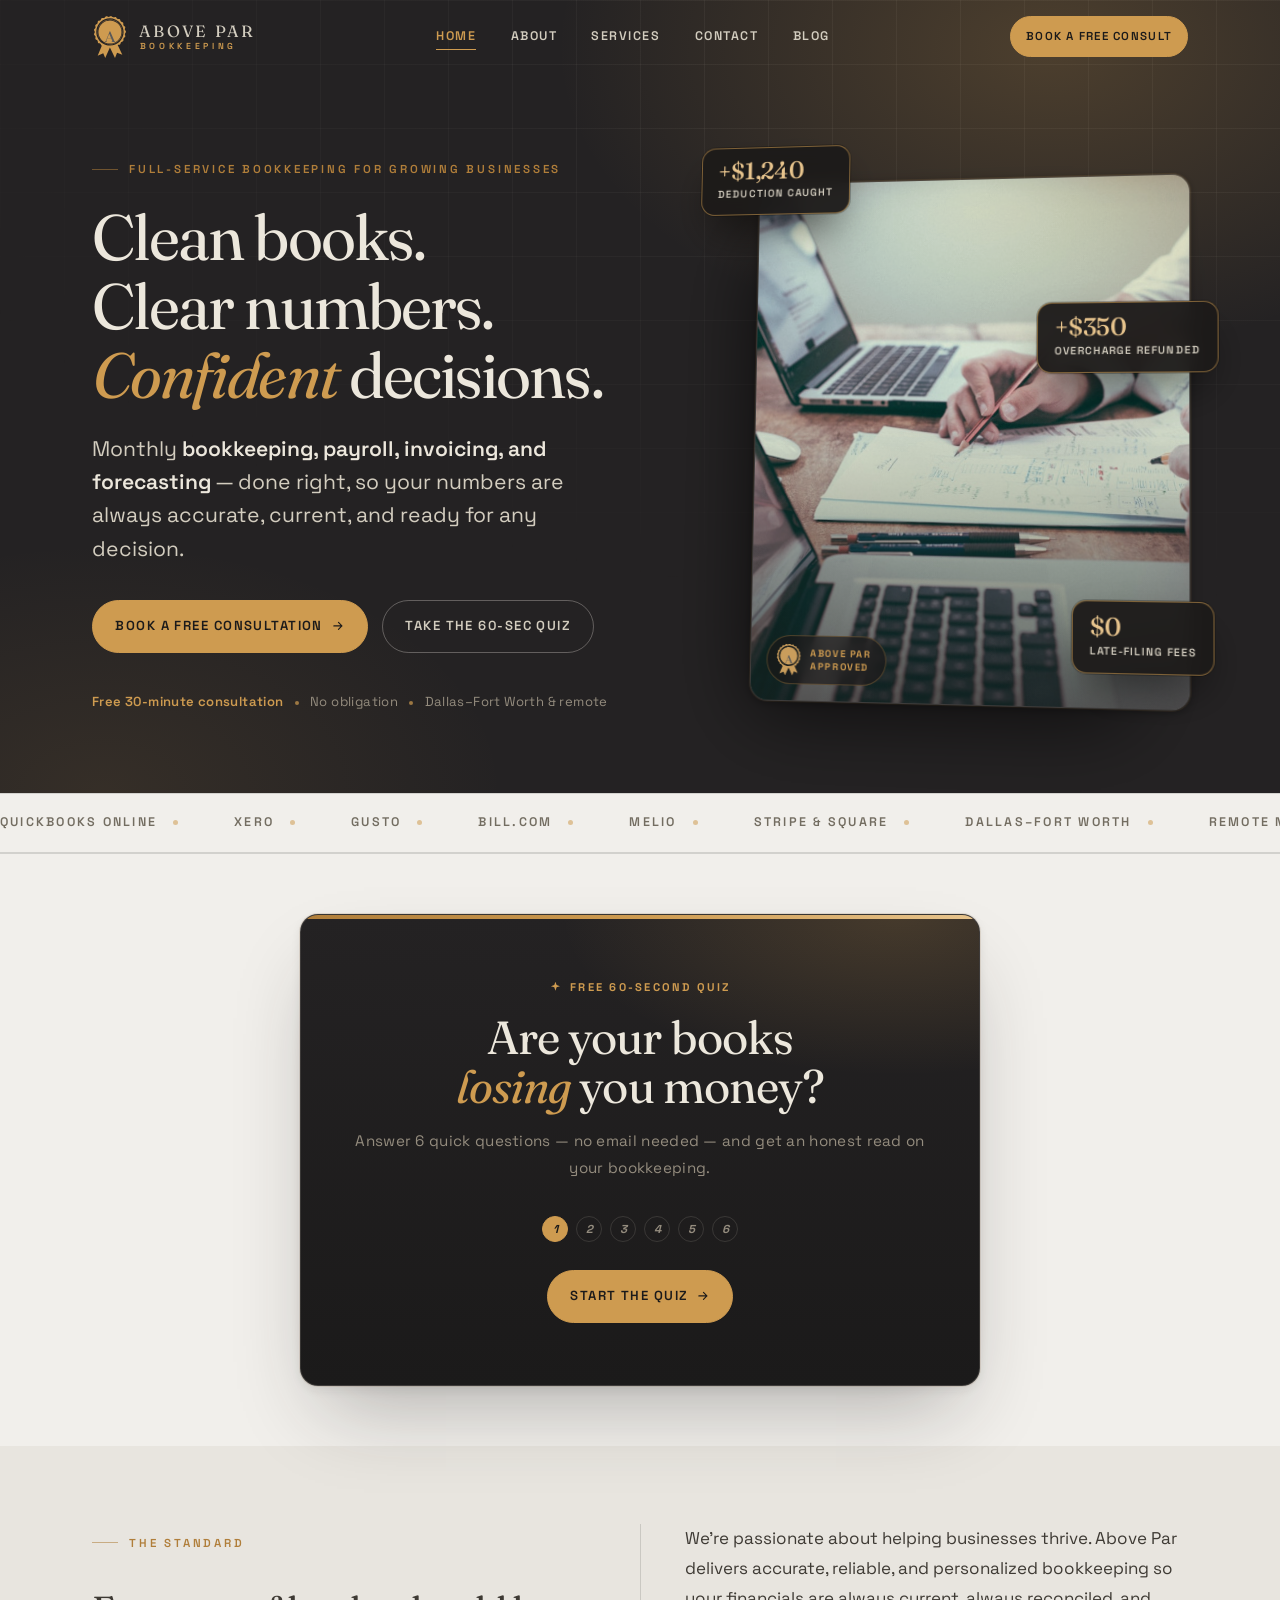
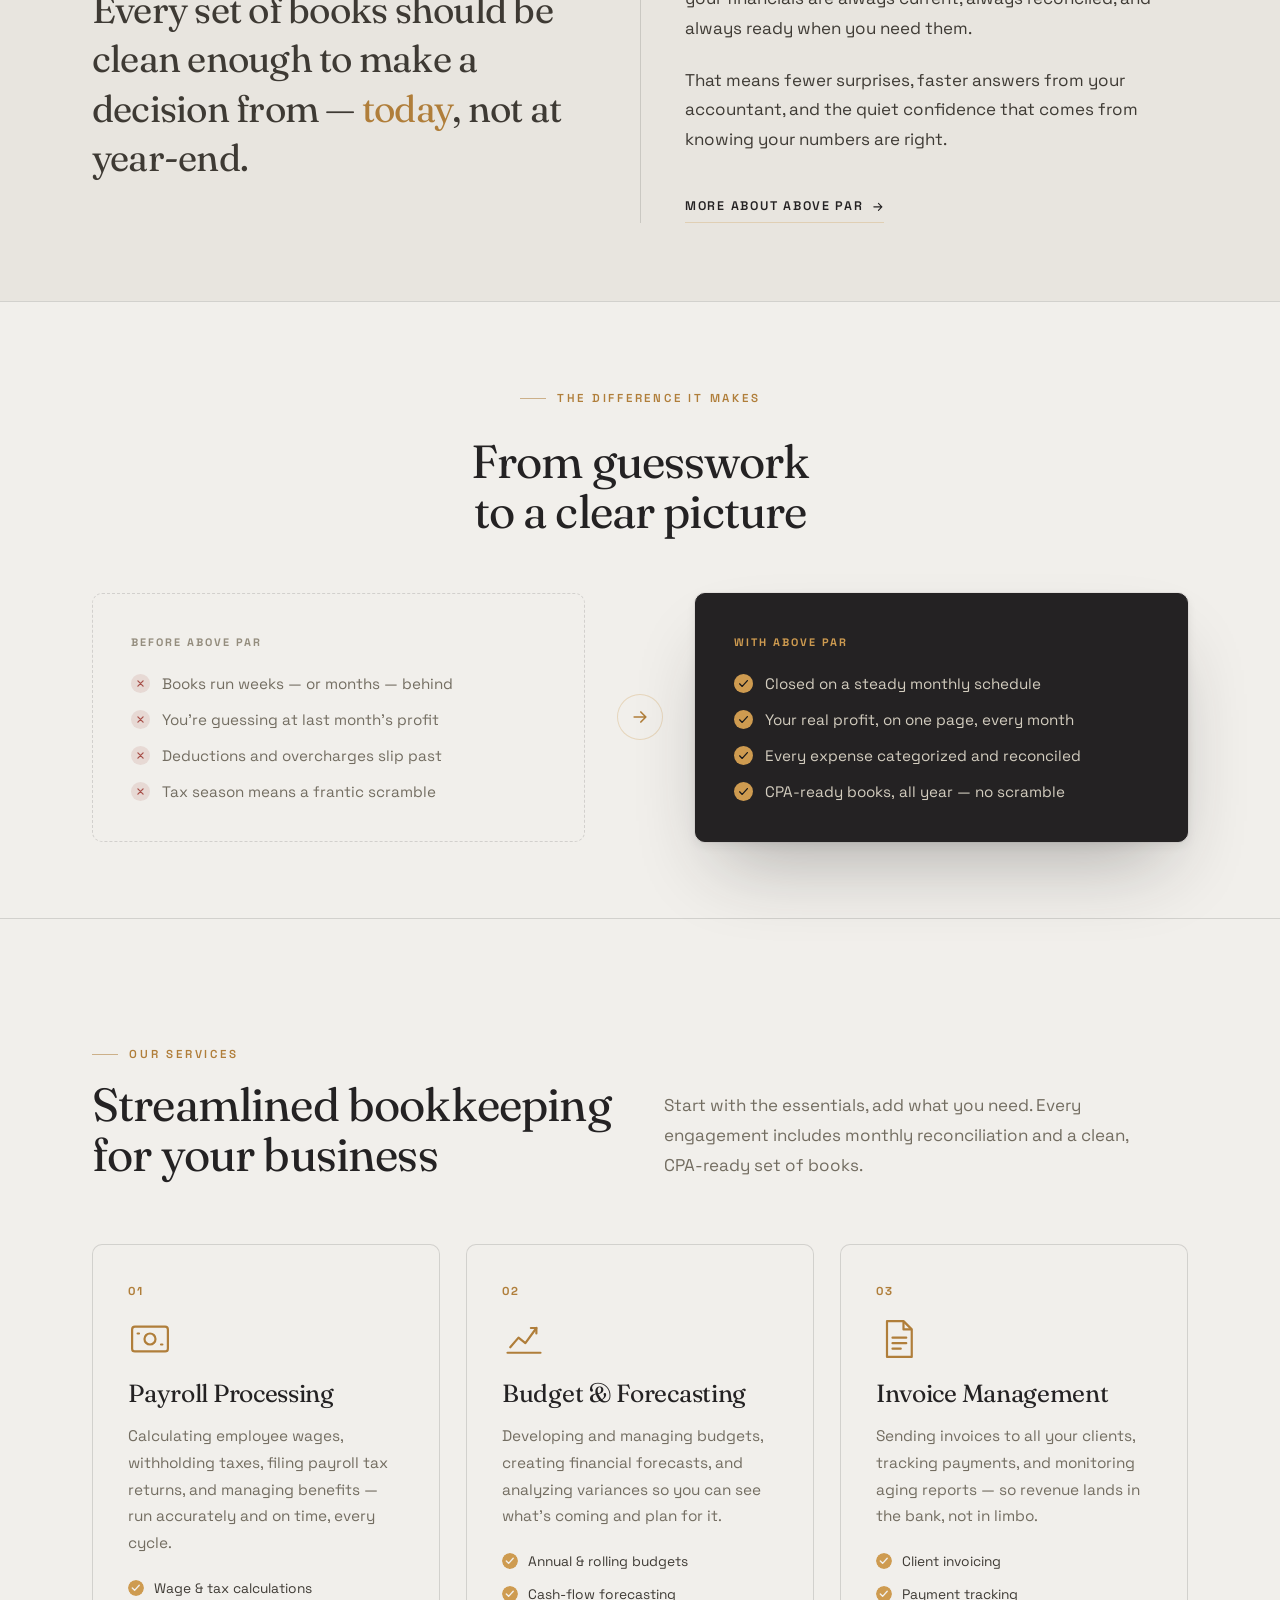
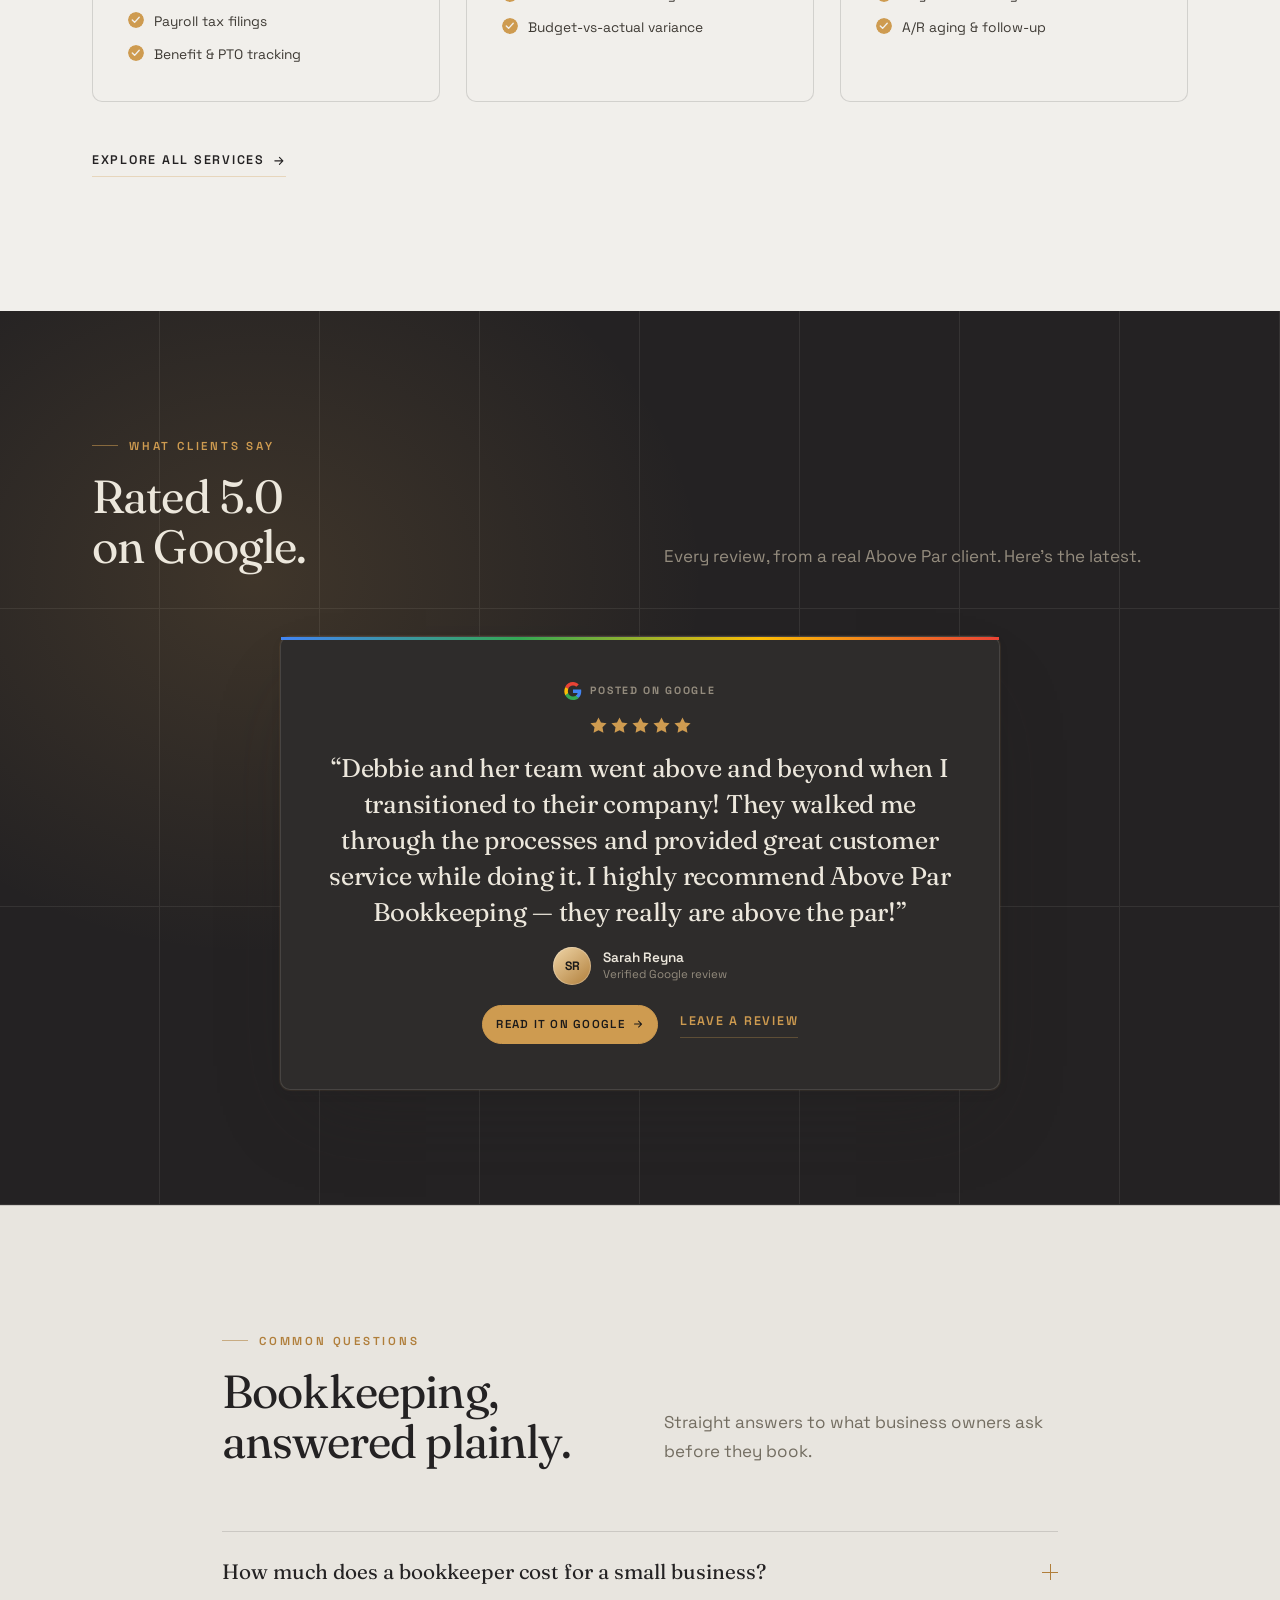
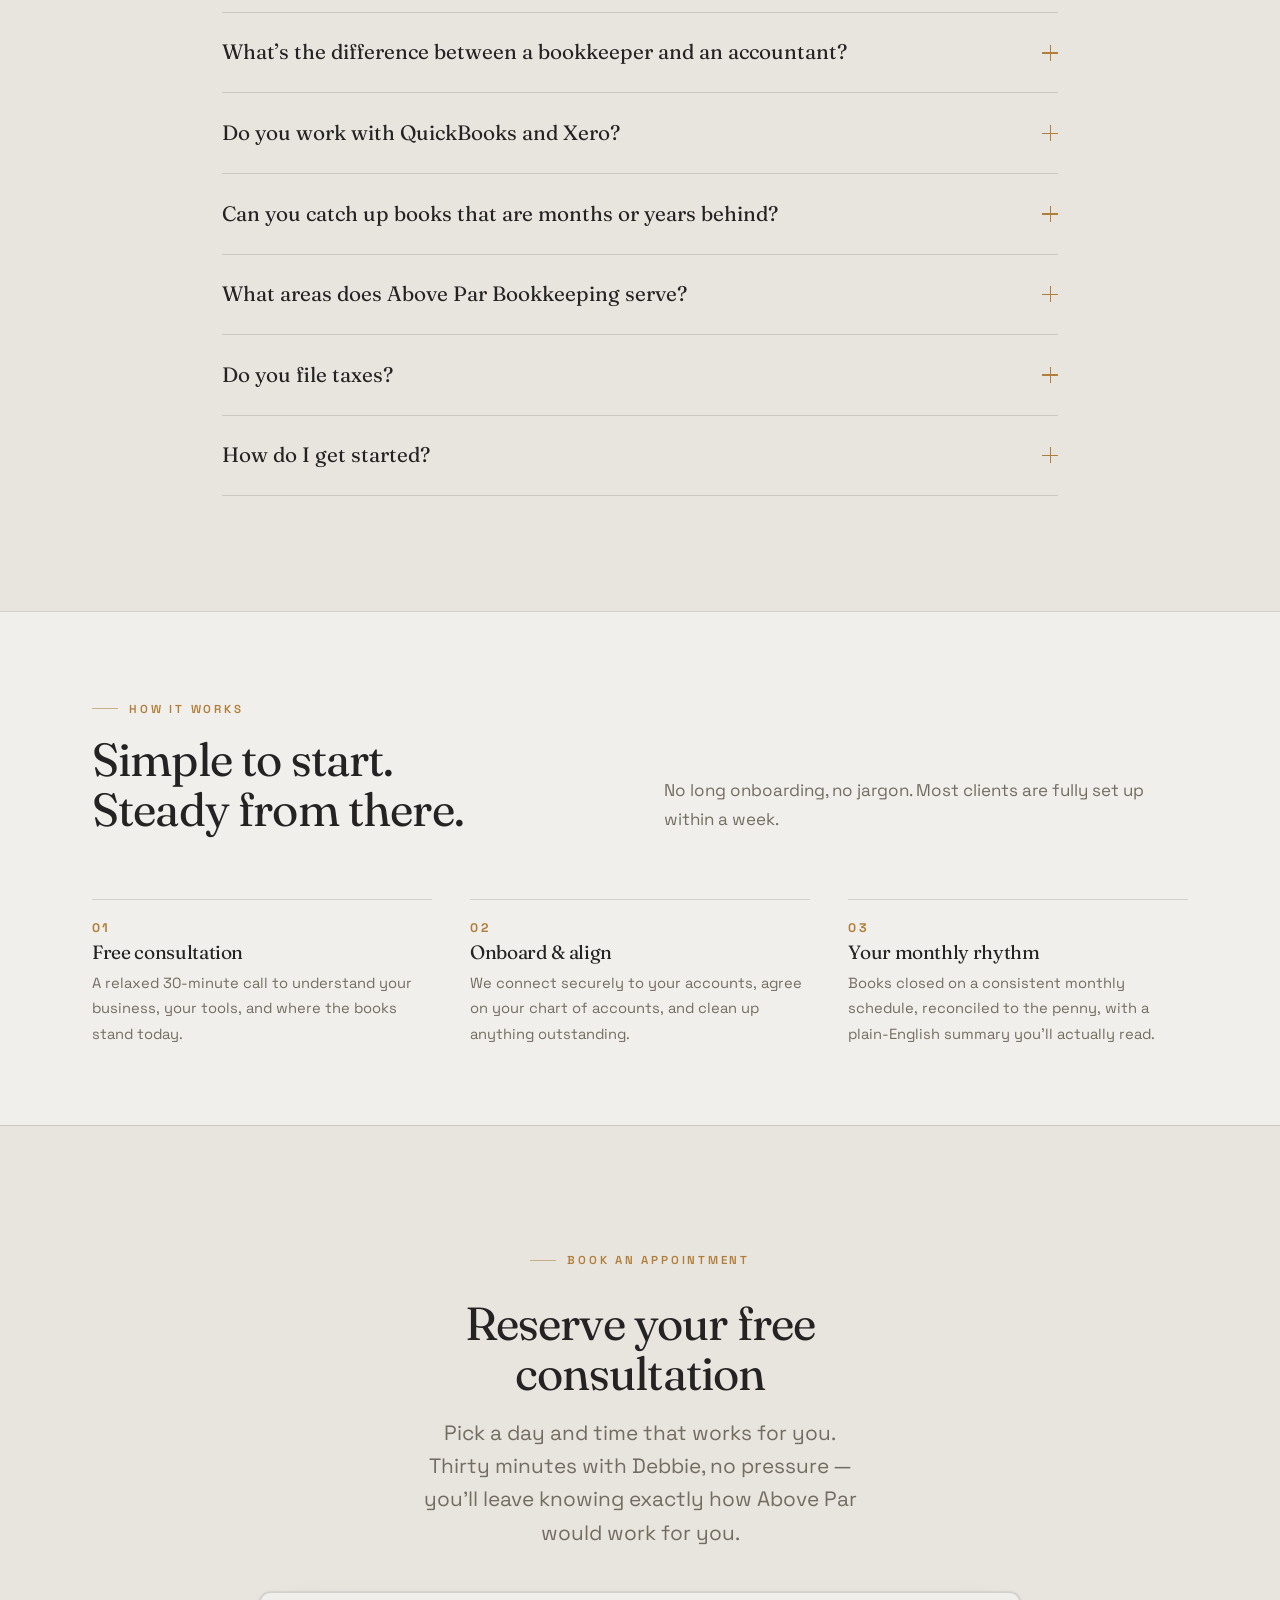
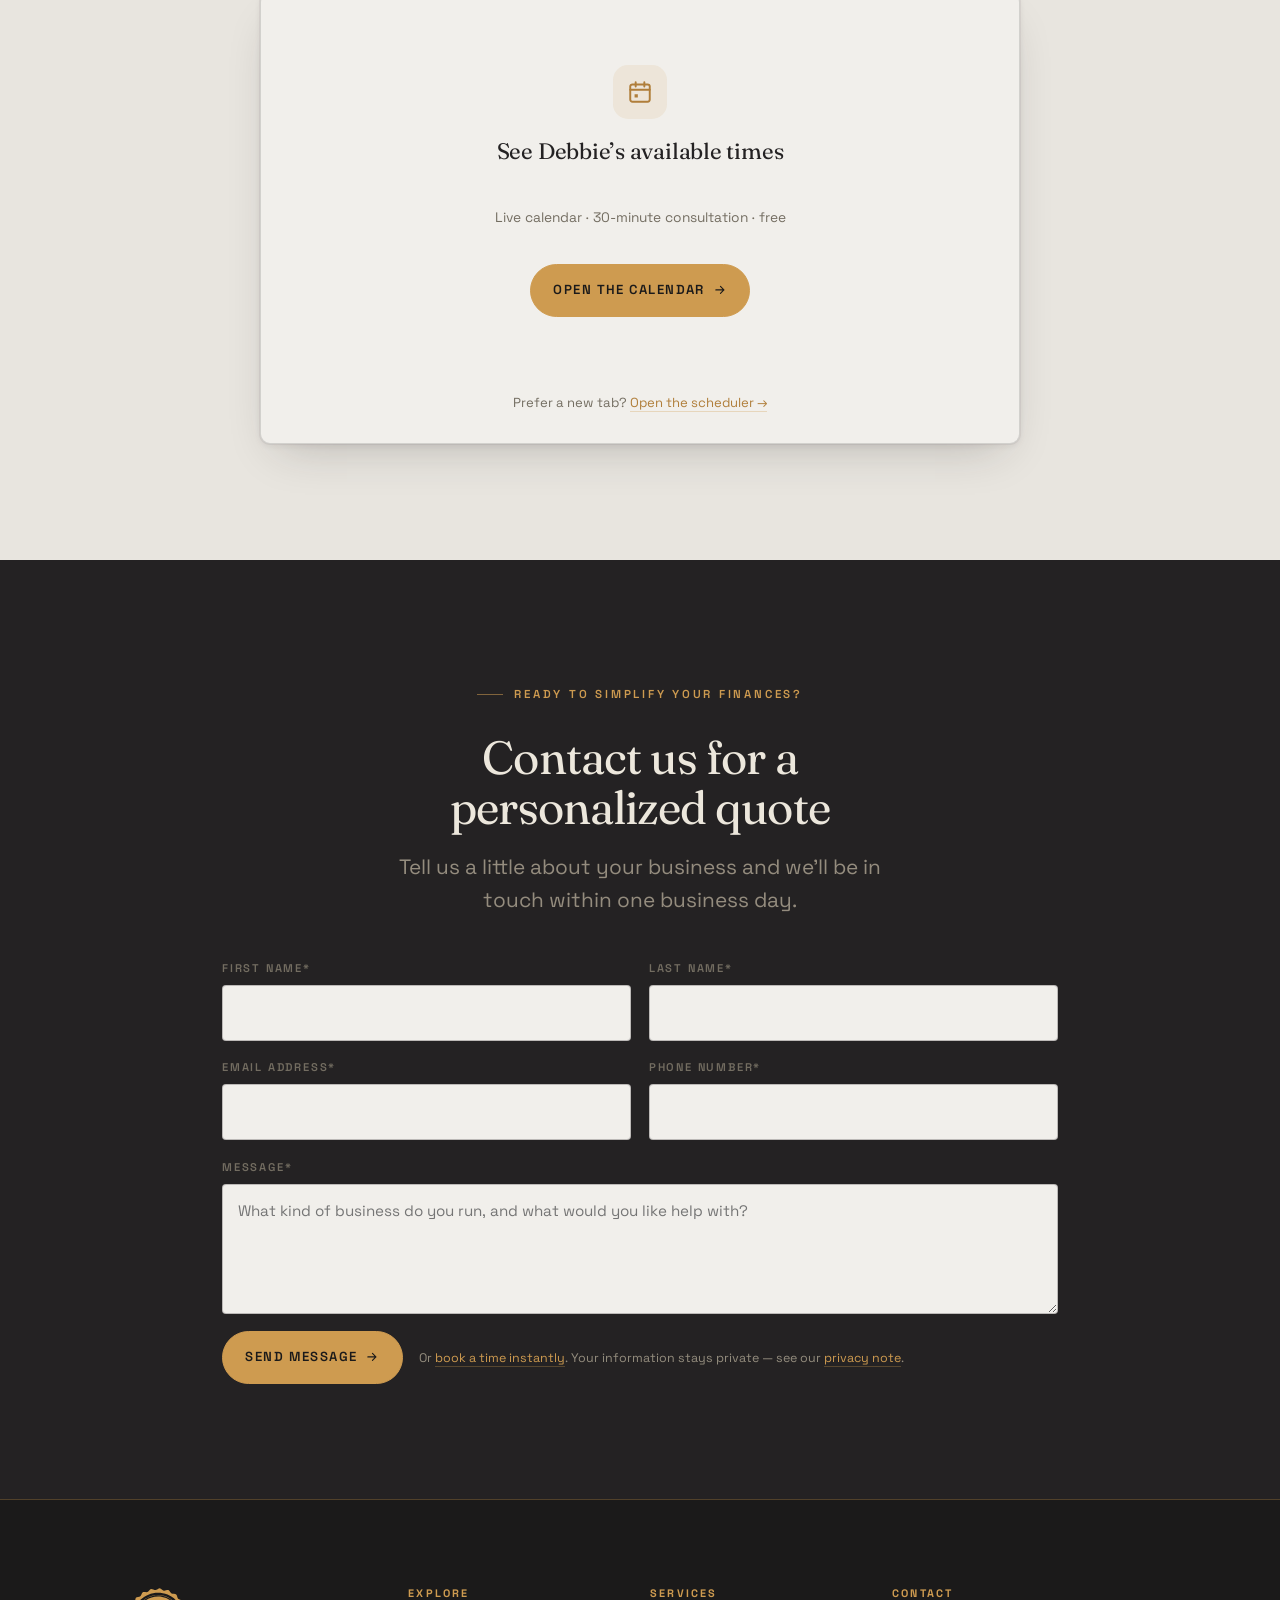
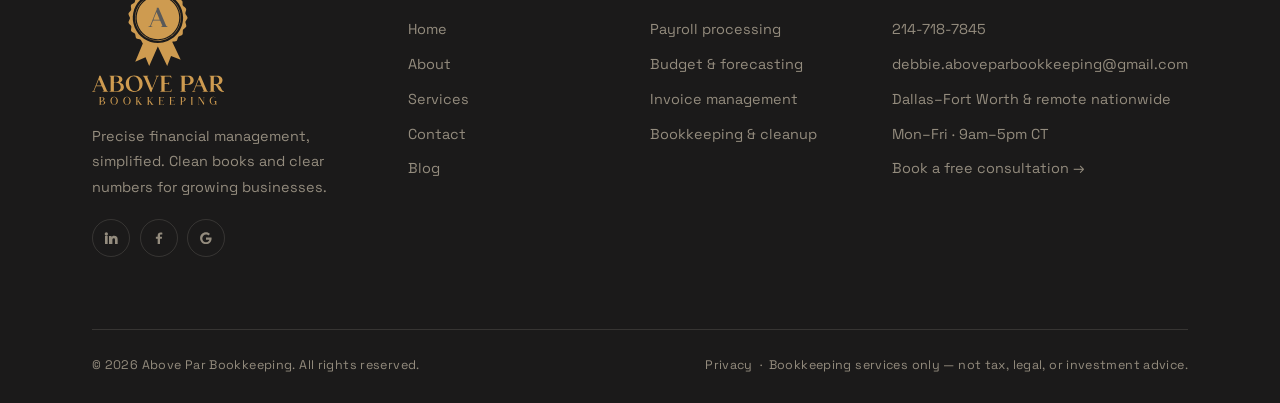
<file: index.html>
<!doctype html>
<html lang="en">
<head>
<meta charset="utf-8">
<meta name="viewport" content="width=device-width, initial-scale=1">
<title>QuickBooks Online Bookkeeper Dallas–Fort Worth | Above Par</title>
<meta name="description" content="QuickBooks Online bookkeeping, payroll, and catch-up cleanup for Dallas–Fort Worth small businesses, plus remote bookkeeping across the USA. Free consult.">
<meta name="keywords" content="bookkeeping services Dallas Fort Worth, small business bookkeeper, QuickBooks bookkeeper, monthly bookkeeping, payroll processing, catch-up bookkeeping, outsourced bookkeeping DFW">
<meta name="author" content="Above Par Bookkeeping">
<meta name="robots" content="index, follow, max-image-preview:large, max-snippet:-1, max-video-preview:-1">
<link rel="canonical" href="https://aboveparbookkeeping.com/">
<link rel="alternate" hreflang="en-us" href="https://aboveparbookkeeping.com/">
<link rel="alternate" hreflang="x-default" href="https://aboveparbookkeeping.com/">
<meta name="theme-color" content="#242223">
<meta name="geo.region" content="US-TX">
<meta name="geo.placename" content="Dallas–Fort Worth, Texas">
<meta name="geo.position" content="32.7767;-96.7970">
<meta name="ICBM" content="32.7767, -96.7970">
<meta property="og:type" content="website">
<meta property="og:site_name" content="Above Par Bookkeeping">
<meta property="og:locale" content="en_US">
<meta property="og:title" content="QuickBooks Online Bookkeeper Dallas–Fort Worth | Above Par">
<meta property="og:description" content="QuickBooks Online bookkeeping, payroll, and catch-up cleanup for Dallas–Fort Worth small businesses, plus remote bookkeeping across the USA. Free consult.">
<meta property="og:url" content="https://aboveparbookkeeping.com/">
<meta property="og:image" content="https://aboveparbookkeeping.com/images/og-cover.png">
<meta property="og:image:width" content="1200">
<meta property="og:image:height" content="630">
<meta property="og:image:alt" content="Above Par Bookkeeping — Clean books. Clear numbers. Confident decisions.">
<meta name="twitter:card" content="summary_large_image">
<meta name="twitter:title" content="Bookkeeping Services in Dallas–Fort Worth | Above Par Bookkeeping">
<meta name="twitter:description" content="Monthly bookkeeping, payroll, invoicing & forecasting for growing businesses. Free 30-minute consultation.">
<meta name="twitter:image" content="https://aboveparbookkeeping.com/images/og-cover.png">
<link rel="icon" href="images/favicon.svg" type="image/svg+xml">
<link rel="preconnect" href="https://fonts.googleapis.com">
<link rel="preconnect" href="https://fonts.gstatic.com" crossorigin>
<link rel="preconnect" href="https://assets.calendly.com">
<link rel="preconnect" href="https://agency-dashboard-omega-red.vercel.app">
<link rel="preload" as="image" href="images/photos/review-together.jpg" fetchpriority="high">
<link rel="preload" as="style" href="https://fonts.googleapis.com/css2?family=Fraunces:ital,opsz,wght@0,9..144,300;0,9..144,400;0,9..144,500;0,9..144,600;1,9..144,400;1,9..144,500&family=Space+Grotesk:wght@400;500;600;700&display=swap">
<link href="https://fonts.googleapis.com/css2?family=Fraunces:ital,opsz,wght@0,9..144,300;0,9..144,400;0,9..144,500;0,9..144,600;1,9..144,400;1,9..144,500&family=Space+Grotesk:wght@400;500;600;700&display=swap" rel="stylesheet" media="print" onload="this.media='all'">
<noscript><link href="https://fonts.googleapis.com/css2?family=Fraunces:ital,opsz,wght@0,9..144,300;0,9..144,400;0,9..144,500;0,9..144,600;1,9..144,400;1,9..144,500&family=Space+Grotesk:wght@400;500;600;700&display=swap" rel="stylesheet"></noscript>
<link rel="preload" as="style" href="css/site.css">
<link rel="stylesheet" href="css/site.css" media="print" onload="this.media='all'">
<noscript><link rel="stylesheet" href="css/site.css"></noscript>
<script type="application/ld+json">
{
  "@context": "https://schema.org",
  "@graph": [
    {
      "@type": "Organization",
      "@id": "https://aboveparbookkeeping.com/#organization",
      "name": "Above Par Bookkeeping",
      "url": "https://aboveparbookkeeping.com/",
      "logo": "https://aboveparbookkeeping.com/images/logo.svg",
      "image": "https://aboveparbookkeeping.com/images/og-cover.png",
      "email": "debbie.aboveparbookkeeping@gmail.com",
      "telephone": "+1-214-718-7845",
      "founder": { "@type": "Person", "name": "Debbie" },
      "description": "Professional bookkeeping practice serving small and growing businesses in Dallas–Fort Worth and remotely across the United States.",
      "sameAs": [
        "https://www.linkedin.com/company/above-par-bookkeeping/",
        "https://www.facebook.com/profile.php?id=61590942204847",
        "https://share.google/vOsIL2xC95UJYuE14"
      ]
    },
    {
      "@type": "WebSite",
      "@id": "https://aboveparbookkeeping.com/#website",
      "url": "https://aboveparbookkeeping.com/",
      "name": "Above Par Bookkeeping",
      "inLanguage": "en-US",
      "publisher": { "@id": "https://aboveparbookkeeping.com/#organization" }
    },
    {
      "@type": "AccountingService",
      "@id": "https://aboveparbookkeeping.com/#business",
      "name": "Above Par Bookkeeping",
      "description": "Monthly bookkeeping, payroll processing, invoicing, and budget & forecasting for growing businesses in Dallas–Fort Worth and remote nationwide.",
      "url": "https://aboveparbookkeeping.com/",
      "telephone": "+1-214-718-7845",
      "email": "debbie.aboveparbookkeeping@gmail.com",
      "image": "https://aboveparbookkeeping.com/images/og-cover.png",
      "logo": "https://aboveparbookkeeping.com/images/logo.svg",
      "slogan": "Clear books. Confident decisions.",
      "priceRange": "$$",
      "currenciesAccepted": "USD",
      "paymentAccepted": "Card, ACH, Bank transfer",
      "parentOrganization": { "@id": "https://aboveparbookkeeping.com/#organization" },
      "knowsAbout": ["Bookkeeping","Bank reconciliation","Payroll processing","Accounts receivable","Budgeting and forecasting","QuickBooks Online","Xero","Catch-up bookkeeping","Financial statement preparation"],
      "address": {
        "@type": "PostalAddress",
        "addressLocality": "Dallas",
        "addressRegion": "TX",
        "addressCountry": "US"
      },
      "geo": { "@type": "GeoCoordinates", "latitude": 32.7767, "longitude": -96.7970 },
      "areaServed": [
        { "@type": "City", "name": "Dallas" },
        { "@type": "City", "name": "Fort Worth" },
        { "@type": "City", "name": "Plano" },
        { "@type": "City", "name": "Frisco" },
        { "@type": "City", "name": "Arlington" },
        { "@type": "AdministrativeArea", "name": "Dallas–Fort Worth Metroplex" },
        { "@type": "Country", "name": "United States" }
      ],
      "openingHoursSpecification": {
        "@type": "OpeningHoursSpecification",
        "dayOfWeek": ["Monday","Tuesday","Wednesday","Thursday","Friday"],
        "opens": "09:00", "closes": "17:00"
      },
      "hasOfferCatalog": {
        "@type": "OfferCatalog",
        "name": "Bookkeeping services",
        "itemListElement": [
          { "@type": "Offer", "itemOffered": { "@type": "Service", "name": "Monthly bookkeeping & reconciliation" } },
          { "@type": "Offer", "itemOffered": { "@type": "Service", "name": "Payroll processing" } },
          { "@type": "Offer", "itemOffered": { "@type": "Service", "name": "Invoice management & accounts receivable" } },
          { "@type": "Offer", "itemOffered": { "@type": "Service", "name": "Budget & forecasting" } },
          { "@type": "Offer", "itemOffered": { "@type": "Service", "name": "Catch-up & cleanup bookkeeping" } }
        ]
      },
      "aggregateRating": {
        "@type": "AggregateRating",
        "ratingValue": "5",
        "bestRating": "5",
        "reviewCount": "1"
      },
      "review": {
        "@type": "Review",
        "reviewRating": { "@type": "Rating", "ratingValue": "5", "bestRating": "5" },
        "author": { "@type": "Person", "name": "Sarah Reyna" },
        "publisher": { "@type": "Organization", "name": "Google" },
        "reviewBody": "Debbie and her team went above and beyond when I transitioned to their company! They walked me through the processes and provided great customer service while doing it. I highly recommend Above Par Bookkeeping, they really are above the par!"
      },
      "sameAs": [
        "https://www.linkedin.com/company/above-par-bookkeeping/",
        "https://www.facebook.com/profile.php?id=61590942204847",
        "https://share.google/vOsIL2xC95UJYuE14"
      ]
    }
  ]
}
</script>
</head>
<body>

<a class="skip-link" href="#main" style="position:absolute;left:-9999px">Skip to content</a>

<header class="site-header">
  <div class="wrap">
    <a class="brand" href="index.html" aria-label="Above Par Bookkeeping — home">
      <span class="brand__mark">
        <img class="m-light" src="images/mark-light.svg" alt="" width="36" height="44">
        <img class="m-dark" src="images/mark.svg" alt="" width="36" height="44">
      </span>
      <span class="brand__type">
        <span class="brand__name">Above Par</span>
        <span class="brand__sub">Bookkeeping</span>
      </span>
    </a>
    <nav class="nav" aria-label="Primary">
      <a href="index.html" aria-current="page">Home</a>
      <a href="about.html">About</a>
      <a href="services.html">Services</a>
      <a href="contact.html">Contact</a>
      <a href="blog/">Blog</a>
    </nav>
    <div class="header-cta">
      <a data-track="book-consultation" class="btn btn--sm" href="#book" data-book>Book a Free Consult</a>
      <button class="nav-toggle" aria-label="Open menu" aria-expanded="false" aria-controls="mobileMenu"><span></span><span></span><span></span></button>
    </div>
  </div>
</header>

<div class="mobile-menu" id="mobileMenu">
  <a href="index.html">Home <span>01</span></a>
  <a href="about.html">About <span>02</span></a>
  <a href="services.html">Services <span>03</span></a>
  <a href="contact.html">Contact <span>04</span></a>
  <a href="blog/">Blog <span>05</span></a>
  <a data-track="book-consultation" href="#book" data-book>Book a Free Consult <span>&rarr;</span></a>
  <div class="mobile-menu__foot">
    <span>214&#8209;718&#8209;7845</span>
    <span>debbie.aboveparbookkeeping@gmail.com</span>
    <span>Dallas&ndash;Fort Worth &amp; remote nationwide</span>
  </div>
</div>

<main id="main">

  <!-- ============ HERO ============ -->
  <section class="hero">
    <div class="hero__bg"></div>
    <div class="wrap hero__inner">
      <div class="hero__copy">
        <p class="kicker rv">Full&#8209;service bookkeeping for growing businesses</p>
        <h1 class="hero__title rv rv-d1">Clean books.<br>Clear numbers.<br><em>Confident</em> decisions.</h1>
        <p class="hero__lede rv rv-d2">Monthly <strong>bookkeeping, payroll, invoicing, and forecasting</strong> &mdash; done right, so your numbers are always accurate, current, and ready for any decision.</p>
        <div class="hero__cta rv rv-d3">
          <a data-track="book-consultation" class="btn" href="#book" data-book>Book a free consultation
            <svg viewBox="0 0 24 24" fill="none" aria-hidden="true"><path d="M5 12h14M13 6l6 6-6 6" stroke="currentColor" stroke-width="2" stroke-linecap="round" stroke-linejoin="round"/></svg>
          </a>
          <a data-track="take-quiz" class="btn btn--ghost" href="#quiz">Take the 60&#8209;sec quiz</a>
        </div>
        <p class="hero__trust rv rv-d4">
          <b>Free 30&#8209;minute consultation</b><span class="dot"></span>No obligation<span class="dot"></span>Dallas&ndash;Fort Worth &amp; remote
        </p>
      </div>

      <div class="hero__stage rv rv-d2">
        <div class="hero__stage__inner">
          <figure class="hero__photo">
            <img src="images/photos/review-together.jpg" alt="Above Par Bookkeeping's Debbie reviewing monthly financial statements with a Dallas–Fort Worth small-business owner" width="900" height="1080" fetchpriority="high" decoding="async">
            <span class="hero__seal">
              <img src="images/mark-light.svg" alt="" width="26" height="31">
              <b>Above Par<br>Approved</b>
            </span>
          </figure>
          <span class="hero__bub hero__bub--1"><b>+$1,240</b><span>deduction caught</span></span>
          <span class="hero__bub hero__bub--2"><b>+$350</b><span>overcharge refunded</span></span>
          <span class="hero__bub hero__bub--3"><b>$0</b><span>late&#8209;filing fees</span></span>
        </div>
      </div>
    </div>
  </section>

  <!-- ============ TRUST STRIP ============ -->
  <div class="trust-strip" aria-hidden="true">
    <div class="trust-strip__track">
      <span>QuickBooks Online</span><span>Xero</span><span>Gusto</span><span>Bill.com</span><span>Melio</span><span>Stripe &amp; Square</span><span>Dallas&ndash;Fort Worth</span><span>Remote nationwide</span>
      <span>QuickBooks Online</span><span>Xero</span><span>Gusto</span><span>Bill.com</span><span>Melio</span><span>Stripe &amp; Square</span><span>Dallas&ndash;Fort Worth</span><span>Remote nationwide</span>
    </div>
  </div>

  <!-- ============ QUIZ (pushed up) ============ -->
  <section class="section section--tight paper rule-top" id="quiz">
    <div class="wrap">
      <div class="quiz rv" data-quiz></div>
    </div>
  </section>

  <!-- ============ ABOUT TEASER ============ -->
  <section class="section section--tight">
    <div class="wrap split split--rule">
      <div class="rv">
        <p class="kicker">The standard</p>
        <p class="serif-quote" style="margin-top:1.2rem">Every set of books should be clean enough to make a decision from &mdash; <span class="gold-text">today</span>, not at year&#8209;end.</p>
      </div>
      <div class="rv rv-d1 stack">
        <p>We&rsquo;re passionate about helping businesses thrive. Above Par delivers accurate, reliable, and personalized bookkeeping so your financials are always current, always reconciled, and always ready when you need them.</p>
        <p>That means fewer surprises, faster answers from your accountant, and the quiet confidence that comes from knowing your numbers are right.</p>
        <a class="link-more" href="about.html">More about Above Par
          <svg viewBox="0 0 24 24" fill="none" aria-hidden="true"><path d="M5 12h14M13 6l6 6-6 6" stroke="currentColor" stroke-width="2" stroke-linecap="round" stroke-linejoin="round"/></svg>
        </a>
      </div>
    </div>
  </section>

  <!-- ============ BEFORE / AFTER ============ -->
  <section class="section section--tight paper rule-top">
    <div class="wrap">
      <div class="center rv" style="max-width:34ch;margin-inline:auto;margin-bottom:clamp(2.4rem,5vw,3.5rem)">
        <p class="kicker" style="justify-content:center">The difference it makes</p>
        <h2 class="h2" style="margin-top:1rem">From guesswork to a clear picture</h2>
      </div>
      <div class="beforeafter">
        <div class="ba-card ba-card--before rv">
          <p class="ba-card__tag">Before Above Par</p>
          <ul>
            <li><svg viewBox="0 0 20 20" fill="none" aria-hidden="true"><path d="M6 6l8 8M14 6l-8 8" stroke="currentColor" stroke-width="2" stroke-linecap="round"/></svg>Books run weeks &mdash; or months &mdash; behind</li>
            <li><svg viewBox="0 0 20 20" fill="none" aria-hidden="true"><path d="M6 6l8 8M14 6l-8 8" stroke="currentColor" stroke-width="2" stroke-linecap="round"/></svg>You&rsquo;re guessing at last month&rsquo;s profit</li>
            <li><svg viewBox="0 0 20 20" fill="none" aria-hidden="true"><path d="M6 6l8 8M14 6l-8 8" stroke="currentColor" stroke-width="2" stroke-linecap="round"/></svg>Deductions and overcharges slip past</li>
            <li><svg viewBox="0 0 20 20" fill="none" aria-hidden="true"><path d="M6 6l8 8M14 6l-8 8" stroke="currentColor" stroke-width="2" stroke-linecap="round"/></svg>Tax season means a frantic scramble</li>
          </ul>
        </div>
        <div class="ba-arrow" aria-hidden="true">
          <svg viewBox="0 0 24 24" fill="none"><path d="M5 12h14M13 6l6 6-6 6" stroke="currentColor" stroke-width="2" stroke-linecap="round" stroke-linejoin="round"/></svg>
        </div>
        <div class="ba-card ba-card--after rv rv-d1">
          <p class="ba-card__tag">With Above Par</p>
          <ul>
            <li><svg viewBox="0 0 20 20" fill="none" aria-hidden="true"><path d="M4 10.5l4 4 8-9" stroke="currentColor" stroke-width="2" stroke-linecap="round" stroke-linejoin="round"/></svg>Closed on a steady monthly schedule</li>
            <li><svg viewBox="0 0 20 20" fill="none" aria-hidden="true"><path d="M4 10.5l4 4 8-9" stroke="currentColor" stroke-width="2" stroke-linecap="round" stroke-linejoin="round"/></svg>Your real profit, on one page, every month</li>
            <li><svg viewBox="0 0 20 20" fill="none" aria-hidden="true"><path d="M4 10.5l4 4 8-9" stroke="currentColor" stroke-width="2" stroke-linecap="round" stroke-linejoin="round"/></svg>Every expense categorized and reconciled</li>
            <li><svg viewBox="0 0 20 20" fill="none" aria-hidden="true"><path d="M4 10.5l4 4 8-9" stroke="currentColor" stroke-width="2" stroke-linecap="round" stroke-linejoin="round"/></svg>CPA&#8209;ready books, all year &mdash; no scramble</li>
          </ul>
        </div>
      </div>
    </div>
  </section>

  <!-- ============ SERVICES ============ -->
  <section class="section paper rule-top" id="services">
    <div class="wrap">
      <div class="sec-head">
        <div class="rv">
          <p class="kicker">Our services</p>
          <h2 class="h2 sec-head__title">Streamlined bookkeeping<br>for your business</h2>
        </div>
        <p class="rv rv-d1" style="color:var(--muted)">Start with the essentials, add what you need. Every engagement includes monthly reconciliation and a clean, CPA&#8209;ready set of books.</p>
      </div>

      <div class="cards">
        <article class="card rv">
          <span class="card__no">01</span>
          <span class="card__icon">
            <svg viewBox="0 0 32 32" fill="none" aria-hidden="true"><rect x="3" y="7" width="26" height="18" rx="2" stroke="currentColor" stroke-width="1.6"/><circle cx="16" cy="16" r="4" stroke="currentColor" stroke-width="1.6"/><path d="M7 12h1M24 20h1" stroke="currentColor" stroke-width="1.6" stroke-linecap="round"/></svg>
          </span>
          <h3 class="h3">Payroll Processing</h3>
          <p>Calculating employee wages, withholding taxes, filing payroll tax returns, and managing benefits &mdash; run accurately and on time, every cycle.</p>
          <ul class="card__list">
            <li>Wage &amp; tax calculations</li>
            <li>Payroll tax filings</li>
            <li>Benefit &amp; PTO tracking</li>
          </ul>
        </article>

        <article class="card rv rv-d1">
          <span class="card__no">02</span>
          <span class="card__icon">
            <svg viewBox="0 0 32 32" fill="none" aria-hidden="true"><path d="M4 26h24" stroke="currentColor" stroke-width="1.6" stroke-linecap="round"/><path d="M6 22l6-7 5 4 8-11" stroke="currentColor" stroke-width="1.6" stroke-linecap="round" stroke-linejoin="round"/><path d="M25 8h-4M25 8v4" stroke="currentColor" stroke-width="1.6" stroke-linecap="round" stroke-linejoin="round"/></svg>
          </span>
          <h3 class="h3">Budget &amp; Forecasting</h3>
          <p>Developing and managing budgets, creating financial forecasts, and analyzing variances so you can see what&rsquo;s coming and plan for it.</p>
          <ul class="card__list">
            <li>Annual &amp; rolling budgets</li>
            <li>Cash&#8209;flow forecasting</li>
            <li>Budget&#8209;vs&#8209;actual variance</li>
          </ul>
        </article>

        <article class="card rv rv-d2">
          <span class="card__no">03</span>
          <span class="card__icon">
            <svg viewBox="0 0 32 32" fill="none" aria-hidden="true"><path d="M8 3h12l6 6v20H8z" stroke="currentColor" stroke-width="1.6" stroke-linejoin="round"/><path d="M20 3v6h6" stroke="currentColor" stroke-width="1.6" stroke-linejoin="round"/><path d="M12 15h10M12 19h10M12 23h6" stroke="currentColor" stroke-width="1.6" stroke-linecap="round"/></svg>
          </span>
          <h3 class="h3">Invoice Management</h3>
          <p>Sending invoices to all your clients, tracking payments, and monitoring aging reports &mdash; so revenue lands in the bank, not in limbo.</p>
          <ul class="card__list">
            <li>Client invoicing</li>
            <li>Payment tracking</li>
            <li>A/R aging &amp; follow&#8209;up</li>
          </ul>
        </article>
      </div>

      <p class="rv" style="margin-top:2.6rem">
        <a class="link-more" href="services.html">Explore all services
          <svg viewBox="0 0 24 24" fill="none" aria-hidden="true"><path d="M5 12h14M13 6l6 6-6 6" stroke="currentColor" stroke-width="2" stroke-linecap="round" stroke-linejoin="round"/></svg>
        </a>
      </p>
    </div>
  </section>

  <!-- ============ TESTIMONIALS (grid-reveal) ============ -->
  <section class="section ink gridreveal">
    <div class="gridreveal__cells" aria-hidden="true"><i></i><i></i><i></i><i></i><i></i><i></i><i></i><i></i><i></i><i></i><i></i><i></i><i></i><i></i><i></i><i></i><i></i><i></i><i></i><i></i><i></i><i></i><i></i><i></i></div>
    <div class="gridreveal__glow" aria-hidden="true"></div>
    <div class="wrap">
      <div class="sec-head">
        <div class="rv">
          <p class="kicker">What clients say</p>
          <h2 class="h2 sec-head__title">Rated 5.0<br>on Google.</h2>
        </div>
        <p class="rv rv-d1" style="color:var(--on-ink-muted)">Every review, from a real Above&nbsp;Par client. Here&rsquo;s the latest.</p>
      </div>

      <figure class="review-hero rv">
        <span class="review-hero__src">
          <svg viewBox="0 0 24 24" width="18" height="18" aria-hidden="true"><path fill="#4285F4" d="M23 12.25c0-.78-.07-1.53-.2-2.25H12v4.5h6.19a5.3 5.3 0 0 1-2.3 3.48v2.9h3.72C21.86 18.9 23 15.85 23 12.25z"/><path fill="#34A853" d="M12 24c3.11 0 5.72-1.03 7.62-2.79l-3.72-2.9c-1.03.7-2.36 1.1-3.9 1.1-3 0-5.55-2.03-6.46-4.76H1.7v2.99A12 12 0 0 0 12 24z"/><path fill="#FBBC05" d="M5.54 14.65a7.2 7.2 0 0 1 0-4.6V7.06H1.7a12 12 0 0 0 0 10.58l3.84-3z"/><path fill="#EA4335" d="M12 4.75c1.69 0 3.2.58 4.4 1.72l3.3-3.3C17.72 1.2 15.1 0 12 0 7.5 0 3.6 2.58 1.7 6.34l3.84 3C6.45 6.78 9 4.75 12 4.75z"/></svg>
          Posted on Google
        </span>
        <span class="tstar" aria-label="5 out of 5 stars">
          <svg viewBox="0 0 20 20" fill="currentColor"><path d="M10 1.5l2.6 5.3 5.9.9-4.3 4.1 1 5.8L10 15l-5.2 2.7 1-5.8L1.5 7.7l5.9-.9z"/></svg><svg viewBox="0 0 20 20" fill="currentColor"><path d="M10 1.5l2.6 5.3 5.9.9-4.3 4.1 1 5.8L10 15l-5.2 2.7 1-5.8L1.5 7.7l5.9-.9z"/></svg><svg viewBox="0 0 20 20" fill="currentColor"><path d="M10 1.5l2.6 5.3 5.9.9-4.3 4.1 1 5.8L10 15l-5.2 2.7 1-5.8L1.5 7.7l5.9-.9z"/></svg><svg viewBox="0 0 20 20" fill="currentColor"><path d="M10 1.5l2.6 5.3 5.9.9-4.3 4.1 1 5.8L10 15l-5.2 2.7 1-5.8L1.5 7.7l5.9-.9z"/></svg><svg viewBox="0 0 20 20" fill="currentColor"><path d="M10 1.5l2.6 5.3 5.9.9-4.3 4.1 1 5.8L10 15l-5.2 2.7 1-5.8L1.5 7.7l5.9-.9z"/></svg>
        </span>
        <blockquote>&ldquo;Debbie and her team went above and beyond when I transitioned to their company! They walked me through the processes and provided great customer service while doing it. I highly recommend Above Par Bookkeeping &mdash; they really are above the par!&rdquo;</blockquote>
        <figcaption class="review-hero__who"><span class="avatar">SR</span><span><b>Sarah Reyna</b><span>Verified Google review</span></span></figcaption>
        <div class="review-hero__cta">
          <a class="btn btn--sm" href="https://share.google/vOsIL2xC95UJYuE14" target="_blank" rel="noopener">Read it on Google
            <svg viewBox="0 0 24 24" fill="none" aria-hidden="true"><path d="M5 12h14M13 6l6 6-6 6" stroke="currentColor" stroke-width="2" stroke-linecap="round" stroke-linejoin="round"/></svg>
          </a>
          <a class="link-more" href="https://share.google/vOsIL2xC95UJYuE14" target="_blank" rel="noopener">Leave a review</a>
        </div>
      </figure>
    </div>
  </section>

  <!-- ============ FAQ ============ -->
  <section class="section rule-top" id="faq">
    <div class="wrap-tight">
      <div class="sec-head">
        <div class="rv">
          <p class="kicker">Common questions</p>
          <h2 class="h2 sec-head__title">Bookkeeping,<br>answered plainly.</h2>
        </div>
        <p class="rv rv-d1" style="color:var(--muted)">Straight answers to what business owners ask before they book.</p>
      </div>
      <div class="faq rv rv-d1">
        <div class="faq__item">
          <button class="faq__q" aria-expanded="false" type="button"><span>How much does a bookkeeper cost for a small business?</span><span class="ic" aria-hidden="true"></span></button>
          <div class="faq__a"><div><p>Above Par charges a flat monthly fee scoped to your business &mdash; based on transaction volume, the number of accounts to reconcile, and the services you choose (bookkeeping only, or bookkeeping plus payroll, invoicing, or forecasting). There&rsquo;s no hourly meter and no surprise invoices. You get one clear number on your <a data-track="book-consultation" href="#book" data-book>free consultation</a>.</p></div></div>
        </div>
        <div class="faq__item">
          <button class="faq__q" aria-expanded="false" type="button"><span>What&rsquo;s the difference between a bookkeeper and an accountant?</span><span class="ic" aria-hidden="true"></span></button>
          <div class="faq__a"><div><p>A bookkeeper records and reconciles your day-to-day transactions and produces monthly financial statements you can run the business from. An accountant or CPA typically handles tax filing, audits, and higher-level advisory. Above Par does the bookkeeping all year, then hands your CPA a clean, ready-to-file package at tax time.</p></div></div>
        </div>
        <div class="faq__item">
          <button class="faq__q" aria-expanded="false" type="button"><span>Do you work with QuickBooks and Xero?</span><span class="ic" aria-hidden="true"></span></button>
          <div class="faq__a"><div><p>Yes. We work day-to-day in QuickBooks Online and Xero, and we handle setup, cleanup, and migration between them. We also work alongside Gusto for payroll and Bill.com or Melio for bill pay. If you&rsquo;re already set up, we work in your existing file &mdash; no forced migration.</p></div></div>
        </div>
        <div class="faq__item">
          <button class="faq__q" aria-expanded="false" type="button"><span>Can you catch up books that are months or years behind?</span><span class="ic" aria-hidden="true"></span></button>
          <div class="faq__a"><div><p>Absolutely &mdash; catch-up and cleanup is one of the most common ways clients start with us. We&rsquo;ll assess the current state, quote the one-time cleanup separately, and bring everything current and reconciled before your monthly service begins.</p></div></div>
        </div>
        <div class="faq__item">
          <button class="faq__q" aria-expanded="false" type="button"><span>What areas does Above Par Bookkeeping serve?</span><span class="ic" aria-hidden="true"></span></button>
          <div class="faq__a"><div><p>We serve the Dallas&ndash;Fort Worth metroplex &mdash; including Dallas, Fort Worth, Plano, Frisco, Arlington, Irving, and McKinney &mdash; in person, and businesses across the United States remotely with secure, read-only connections to your accounts.</p></div></div>
        </div>
        <div class="faq__item">
          <button class="faq__q" aria-expanded="false" type="button"><span>Do you file taxes?</span><span class="ic" aria-hidden="true"></span></button>
          <div class="faq__a"><div><p>No &mdash; Above Par is a bookkeeping practice. We keep your books accurate and reconciled year-round and coordinate directly with your CPA or tax preparer at filing time. We don&rsquo;t provide tax, legal, or investment advice.</p></div></div>
        </div>
        <div class="faq__item">
          <button class="faq__q" aria-expanded="false" type="button"><span>How do I get started?</span><span class="ic" aria-hidden="true"></span></button>
          <div class="faq__a"><div><p>Book a free 30-minute consultation using the <a href="#book" data-book>calendar above</a>, or call <a href="tel:+12147187845">214-718-7845</a>. We&rsquo;ll look at where your books stand, walk through what a clean monthly rhythm looks like, and give you a straight answer on cost &mdash; no hard sell.</p></div></div>
        </div>
      </div>
    </div>
  </section>

  <!-- ============ HOW IT WORKS ============ -->
  <section class="section section--tight paper rule-top">
    <div class="wrap">
      <div class="sec-head">
        <div class="rv">
          <p class="kicker">How it works</p>
          <h2 class="h2 sec-head__title">Simple to start.<br>Steady from there.</h2>
        </div>
        <p class="rv rv-d1" style="color:var(--muted)">No long onboarding, no jargon. Most clients are fully set up within a week.</p>
      </div>
      <ul class="steps">
        <li class="rv"><h3>Free consultation</h3><p>A relaxed 30&#8209;minute call to understand your business, your tools, and where the books stand today.</p></li>
        <li class="rv rv-d1"><h3>Onboard &amp; align</h3><p>We connect securely to your accounts, agree on your chart of accounts, and clean up anything outstanding.</p></li>
        <li class="rv rv-d2"><h3>Your monthly rhythm</h3><p>Books closed on a consistent monthly schedule, reconciled to the penny, with a plain&#8209;English summary you&rsquo;ll actually read.</p></li>
      </ul>
    </div>
  </section>

  <!-- ============ BOOK — Calendly ============ -->
  <section class="section rule-top" id="book">
    <div class="wrap">
      <div class="center rv" style="max-width:40ch;margin-inline:auto;margin-bottom:clamp(1.8rem,4vw,2.6rem)">
        <p class="kicker" style="justify-content:center">Book an appointment</p>
        <h2 class="h2" style="margin-top:1rem">Reserve your free consultation</h2>
        <p class="lede" style="margin:1.1rem auto 0">Pick a day and time that works for you. Thirty minutes with Debbie, no pressure &mdash; you&rsquo;ll leave knowing exactly how Above Par would work for you.</p>
      </div>
      <div class="scheduler rv rv-d1" data-cal>
        <div class="scheduler__facade" data-cal-open>
          <span class="scheduler__facade-ic"><svg viewBox="0 0 24 24" fill="none" aria-hidden="true"><rect x="3" y="5" width="18" height="16" rx="2" stroke="currentColor" stroke-width="1.8"/><path d="M3 10h18M8 3v4M16 3v4" stroke="currentColor" stroke-width="1.8" stroke-linecap="round"/><path d="M7 14h3v3H7z" fill="currentColor"/></svg></span>
          <p class="scheduler__facade-h">See Debbie&rsquo;s available times</p>
          <p class="scheduler__facade-s">Live calendar &middot; 30&#8209;minute consultation &middot; free</p>
          <button data-track="book-consultation" type="button" class="btn">Open the calendar
            <svg viewBox="0 0 24 24" fill="none" aria-hidden="true"><path d="M5 12h14M13 6l6 6-6 6" stroke="currentColor" stroke-width="2" stroke-linecap="round" stroke-linejoin="round"/></svg>
          </button>
        </div>
        <div class="scheduler__embed" data-cal-url="https://calendly.com/debbie-aboveparbookkeeping/30min?hide_gdpr_banner=1&amp;primary_color=ce9b50" style="min-width:320px;height:680px" role="region" aria-label="Booking calendar"></div>
        <p class="scheduler__fallback">Prefer a new tab? <a href="https://calendly.com/debbie-aboveparbookkeeping/30min" target="_blank" rel="noopener">Open the scheduler &rarr;</a></p>
      </div>
    </div>
  </section>

  <!-- ============ CONTACT FORM ============ -->
  <section class="section ink" id="contact">
    <div class="wrap-tight">
      <div class="center rv" style="max-width:44ch;margin-inline:auto">
        <p class="kicker" style="justify-content:center">Ready to simplify your finances?</p>
        <h2 class="h2" style="margin-top:1rem">Contact us for a personalized quote</h2>
        <p class="lede" style="margin:1.1rem auto 0">Tell us a little about your business and we&rsquo;ll be in touch within one business day.</p>
      </div>

      <form class="form rv rv-d1" id="contactForm" data-track="lead-form" style="margin-top:2.6rem" novalidate>
        <div class="field">
          <label for="firstName">First name*</label>
          <input id="firstName" name="firstName" type="text" autocomplete="given-name" required>
        </div>
        <div class="field">
          <label for="lastName">Last name*</label>
          <input id="lastName" name="lastName" type="text" autocomplete="family-name" required>
        </div>
        <div class="field">
          <label for="email">Email address*</label>
          <input id="email" name="email" type="email" autocomplete="email" required>
        </div>
        <div class="field">
          <label for="phone">Phone number*</label>
          <input id="phone" name="phone" type="tel" autocomplete="tel" required>
        </div>
        <div class="field full">
          <label for="message">Message*</label>
          <textarea id="message" name="message" required placeholder="What kind of business do you run, and what would you like help with?"></textarea>
        </div>
        <div class="form__ok">
          <svg viewBox="0 0 20 20" fill="none" aria-hidden="true"><path d="M4 10.5l4 4 8-9" stroke="currentColor" stroke-width="2" stroke-linecap="round" stroke-linejoin="round"/></svg>
          <span>Thanks &mdash; your details are ready to send. <a data-mailto href="mailto:debbie.aboveparbookkeeping@gmail.com" style="color:var(--gold-deep);border-bottom:1px solid var(--gold-line)">Open in your email app</a> to finish, or call <a href="tel:+12147187845" style="color:var(--gold-deep);border-bottom:1px solid var(--gold-line)">214&#8209;718&#8209;7845</a>.</span>
        </div>
        <div class="full" style="display:flex;flex-wrap:wrap;gap:1rem;align-items:center">
          <button data-track="contact-business" class="btn" type="submit">Send message
            <svg viewBox="0 0 24 24" fill="none" aria-hidden="true"><path d="M5 12h14M13 6l6 6-6 6" stroke="currentColor" stroke-width="2" stroke-linecap="round" stroke-linejoin="round"/></svg>
          </button>
          <span class="form__note">Or <a data-track="book-consultation" href="#book" data-book style="color:var(--gold);border-bottom:1px solid var(--gold-line)">book a time instantly</a>. Your information stays private &mdash; see our <a href="privacy.html" style="color:var(--gold);border-bottom:1px solid var(--gold-line)">privacy note</a>.</span>
        </div>
      </form>
    </div>
  </section>

</main>

<footer class="site-footer">
  <div class="wrap">
    <div class="footer-grid">
      <div class="footer-brand">
        <img class="footer-brand__logo" src="images/logo-light.svg" alt="Above Par Bookkeeping" width="132" height="117" loading="lazy" decoding="async">
        <p>Precise financial management, simplified. Clean books and clear numbers for growing businesses.</p>
        <div class="footer-social">
          <a href="https://www.linkedin.com/company/above-par-bookkeeping/" target="_blank" rel="noopener" aria-label="Above Par Bookkeeping on LinkedIn">
            <svg viewBox="0 0 24 24" fill="currentColor" aria-hidden="true"><path d="M4.98 3.5A2.5 2.5 0 1 1 5 8.5a2.5 2.5 0 0 1-.02-5zM3 9h4v12H3zM9 9h3.8v1.7h.05c.53-1 1.83-2.05 3.77-2.05C20.4 8.65 22 10.7 22 14.1V21h-4v-6c0-1.5-.53-2.5-1.87-2.5-1.02 0-1.63.69-1.9 1.35-.1.24-.13.57-.13.9V21H9z"/></svg>
          </a>
          <a href="https://www.facebook.com/profile.php?id=61590942204847" target="_blank" rel="noopener" aria-label="Above Par Bookkeeping on Facebook">
            <svg viewBox="0 0 24 24" fill="currentColor" aria-hidden="true"><path d="M13.5 21v-8h2.7l.4-3h-3.1V8.1c0-.87.28-1.46 1.53-1.46H17V4.05C16.7 4 15.6 3.9 14.36 3.9c-2.6 0-4.36 1.58-4.36 4.48V10H7.3v3H10v8z"/></svg>
          </a>
          <a href="https://share.google/vOsIL2xC95UJYuE14" target="_blank" rel="noopener" aria-label="Above Par Bookkeeping on Google">
            <svg viewBox="0 0 24 24" fill="currentColor" aria-hidden="true"><path d="M12 11v3.6h5.05c-.22 1.32-1.55 3.87-5.05 3.87-3.04 0-5.52-2.52-5.52-5.62S8.96 6.83 12 6.83c1.73 0 2.89.74 3.55 1.37l2.42-2.33C16.4 4.35 14.42 3.4 12 3.4 7.1 3.4 3.13 7.37 3.13 12.27S7.1 21.13 12 21.13c5.03 0 8.36-3.54 8.36-8.52 0-.57-.06-1.01-.14-1.45H12z"/></svg>
          </a>
        </div>
      </div>
      <div class="footer-col">
        <h4>Explore</h4>
        <ul>
          <li><a href="index.html">Home</a></li>
          <li><a href="about.html">About</a></li>
          <li><a href="services.html">Services</a></li>
          <li><a href="contact.html">Contact</a></li>
          <li><a href="blog/">Blog</a></li>
        </ul>
      </div>
      <div class="footer-col">
        <h4>Services</h4>
        <ul>
          <li><a href="services.html#payroll">Payroll processing</a></li>
          <li><a href="services.html#forecasting">Budget &amp; forecasting</a></li>
          <li><a href="services.html#invoicing">Invoice management</a></li>
          <li><a href="services.html#more">Bookkeeping &amp; cleanup</a></li>
        </ul>
      </div>
      <div class="footer-col">
        <h4>Contact</h4>
        <ul>
          <li><a href="tel:+12147187845">214&#8209;718&#8209;7845</a></li>
          <li><a href="mailto:debbie.aboveparbookkeeping@gmail.com">debbie.aboveparbookkeeping@gmail.com</a></li>
          <li>Dallas&ndash;Fort Worth &amp; remote nationwide</li>
          <li>Mon&ndash;Fri &middot; 9am&ndash;5pm CT</li>
          <li><a data-track="book-consultation" href="#book" data-book>Book a free consultation &rarr;</a></li>
        </ul>
      </div>
    </div>
    <div class="footer-bar">
      <span>&copy; <span data-year>2026</span> Above Par Bookkeeping. All rights reserved.</span>
      <span><a href="privacy.html">Privacy</a> &nbsp;&middot;&nbsp; Bookkeeping services only &mdash; not tax, legal, or investment advice.</span>
    </div>
  </div>
</footer>

<nav class="mbar" aria-label="Quick actions">
  <a class="mbar__call" href="tel:+12147187845" data-track="call">
    <svg viewBox="0 0 24 24" fill="none" aria-hidden="true"><path d="M6.6 10.8a15 15 0 0 0 6.6 6.6l2.2-2.2c.3-.3.7-.4 1-.2 1.1.4 2.3.6 3.5.6.6 0 1 .4 1 1V20c0 .6-.4 1-1 1A17 17 0 0 1 3 4c0-.6.4-1 1-1h3.6c.6 0 1 .4 1 1 0 1.2.2 2.4.6 3.5.1.4 0 .8-.3 1z" fill="currentColor"/></svg>
    Call
  </a>
  <a class="mbar__book" href="#book" data-book>Free Consult</a>
</nav>

<aside class="review-bubble" aria-label="Client review"></aside>

<script type="application/ld+json">
{
  "@context": "https://schema.org",
  "@type": "FAQPage",
  "@id": "https://aboveparbookkeeping.com/#faq",
  "mainEntity": [
    {
      "@type": "Question",
      "name": "How much does a bookkeeper cost for a small business?",
      "acceptedAnswer": { "@type": "Answer", "text": "Above Par Bookkeeping charges a flat monthly fee scoped to your business — based on transaction volume, the number of accounts to reconcile, and the services you choose (bookkeeping only, or bookkeeping plus payroll, invoicing, or forecasting). There is no hourly billing and no surprise invoices. You get one clear number on your free consultation." }
    },
    {
      "@type": "Question",
      "name": "What is the difference between a bookkeeper and an accountant?",
      "acceptedAnswer": { "@type": "Answer", "text": "A bookkeeper records and reconciles your day-to-day transactions and produces monthly financial statements you can run the business from. An accountant or CPA typically handles tax filing, audits, and higher-level advisory. Above Par does the bookkeeping all year, then hands your CPA a clean, ready-to-file package at tax time." }
    },
    {
      "@type": "Question",
      "name": "Do you work with QuickBooks and Xero?",
      "acceptedAnswer": { "@type": "Answer", "text": "Yes. We work day-to-day in QuickBooks Online and Xero, and we handle setup, cleanup, and migration between them. We also work alongside Gusto for payroll and Bill.com or Melio for bill pay. If you are already set up, we work in your existing file with no forced migration." }
    },
    {
      "@type": "Question",
      "name": "Can you catch up books that are months or years behind?",
      "acceptedAnswer": { "@type": "Answer", "text": "Yes. Catch-up and cleanup bookkeeping is one of the most common ways clients start with Above Par. We assess the current state, quote the one-time cleanup separately, and bring everything current and reconciled before your monthly service begins." }
    },
    {
      "@type": "Question",
      "name": "What areas does Above Par Bookkeeping serve?",
      "acceptedAnswer": { "@type": "Answer", "text": "Above Par serves the Dallas–Fort Worth metroplex — including Dallas, Fort Worth, Plano, Frisco, Arlington, Irving, and McKinney — in person, and businesses across the United States remotely with secure, read-only connections to your accounts." }
    },
    {
      "@type": "Question",
      "name": "Does Above Par Bookkeeping file taxes?",
      "acceptedAnswer": { "@type": "Answer", "text": "No. Above Par is a bookkeeping practice. We keep your books accurate and reconciled year-round and coordinate directly with your CPA or tax preparer at filing time. We do not provide tax, legal, or investment advice." }
    },
    {
      "@type": "Question",
      "name": "How do I get started with Above Par Bookkeeping?",
      "acceptedAnswer": { "@type": "Answer", "text": "Book a free 30-minute consultation at https://calendly.com/debbie-aboveparbookkeeping/30min or call 214-718-7845. We look at where your books stand, walk through what a clean monthly rhythm looks like, and give you a straight answer on cost." }
    }
  ]
}
</script>

<script src="js/site.js" defer></script>

<!-- Performance tracking -->
<script defer src="https://agency-dashboard-omega-red.vercel.app/t.js" data-site="above-par-bookkeeping"></script>
</body>
</html>
</file>
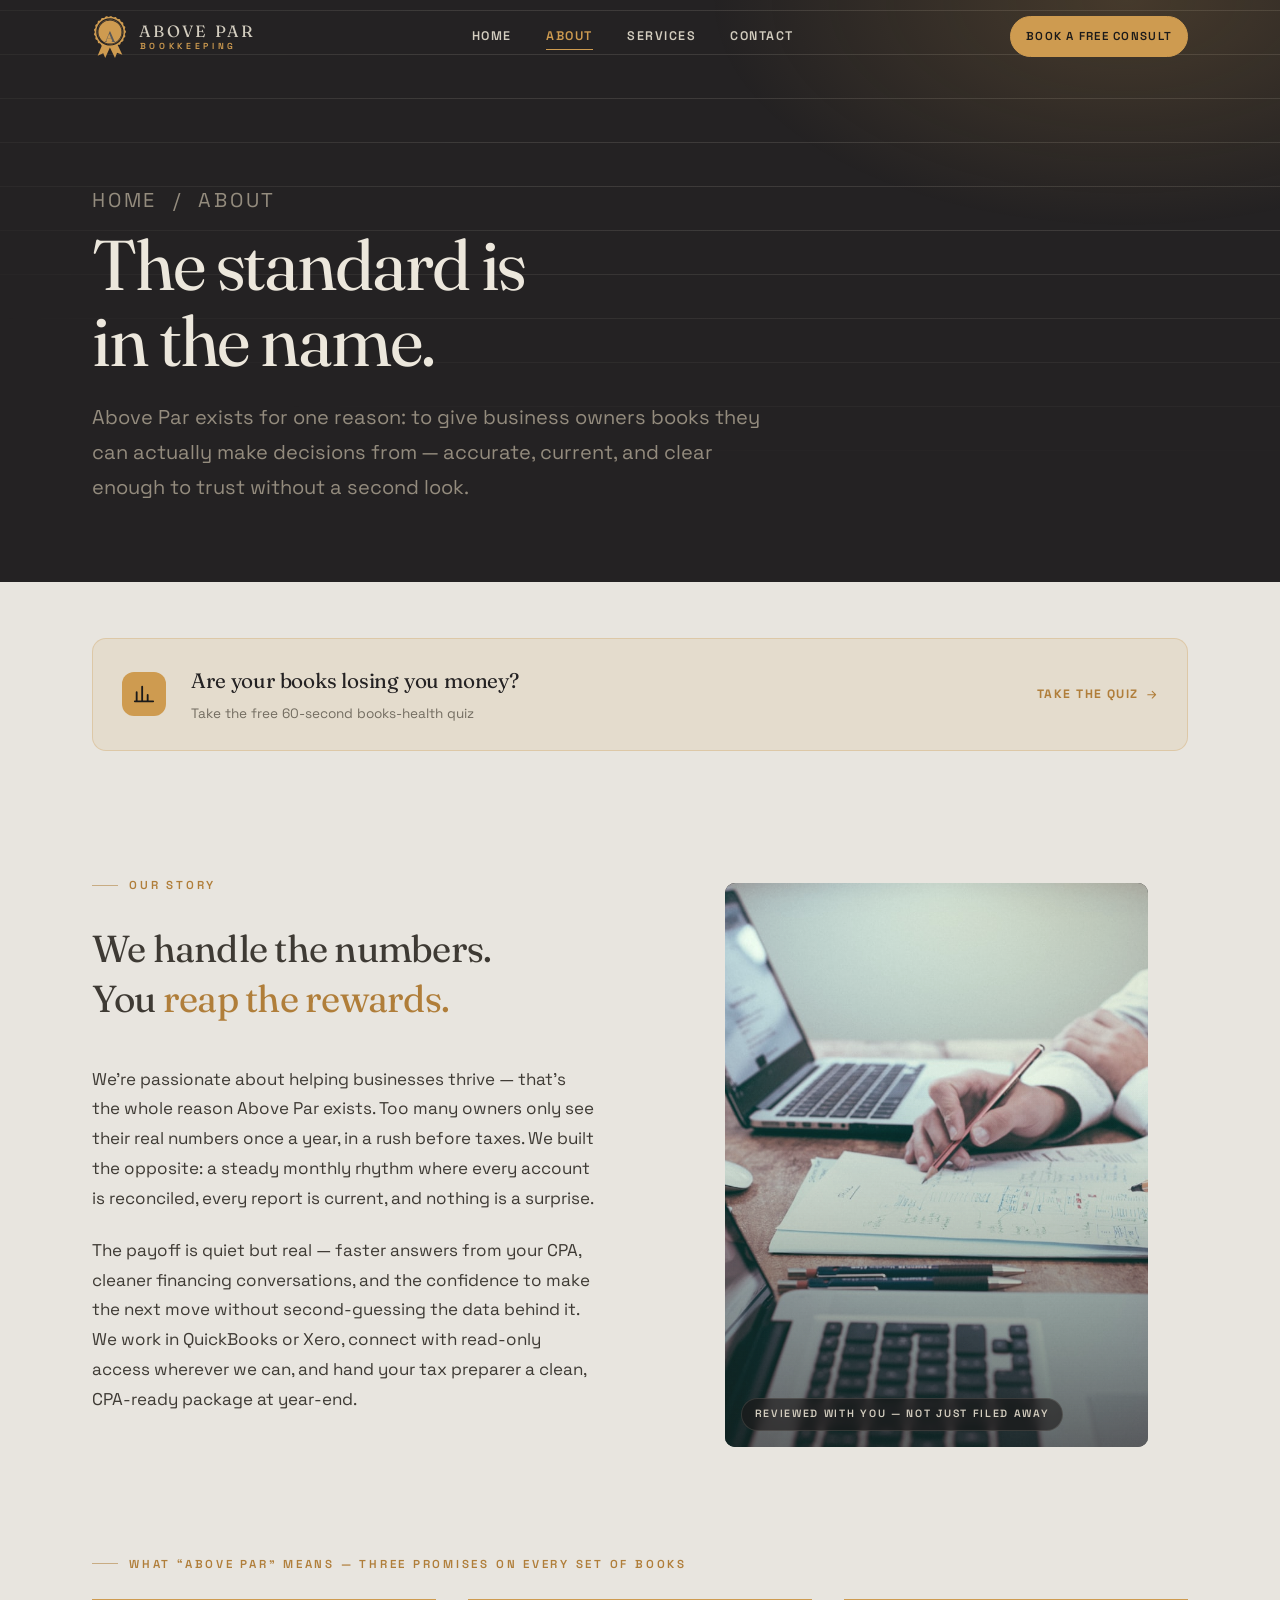
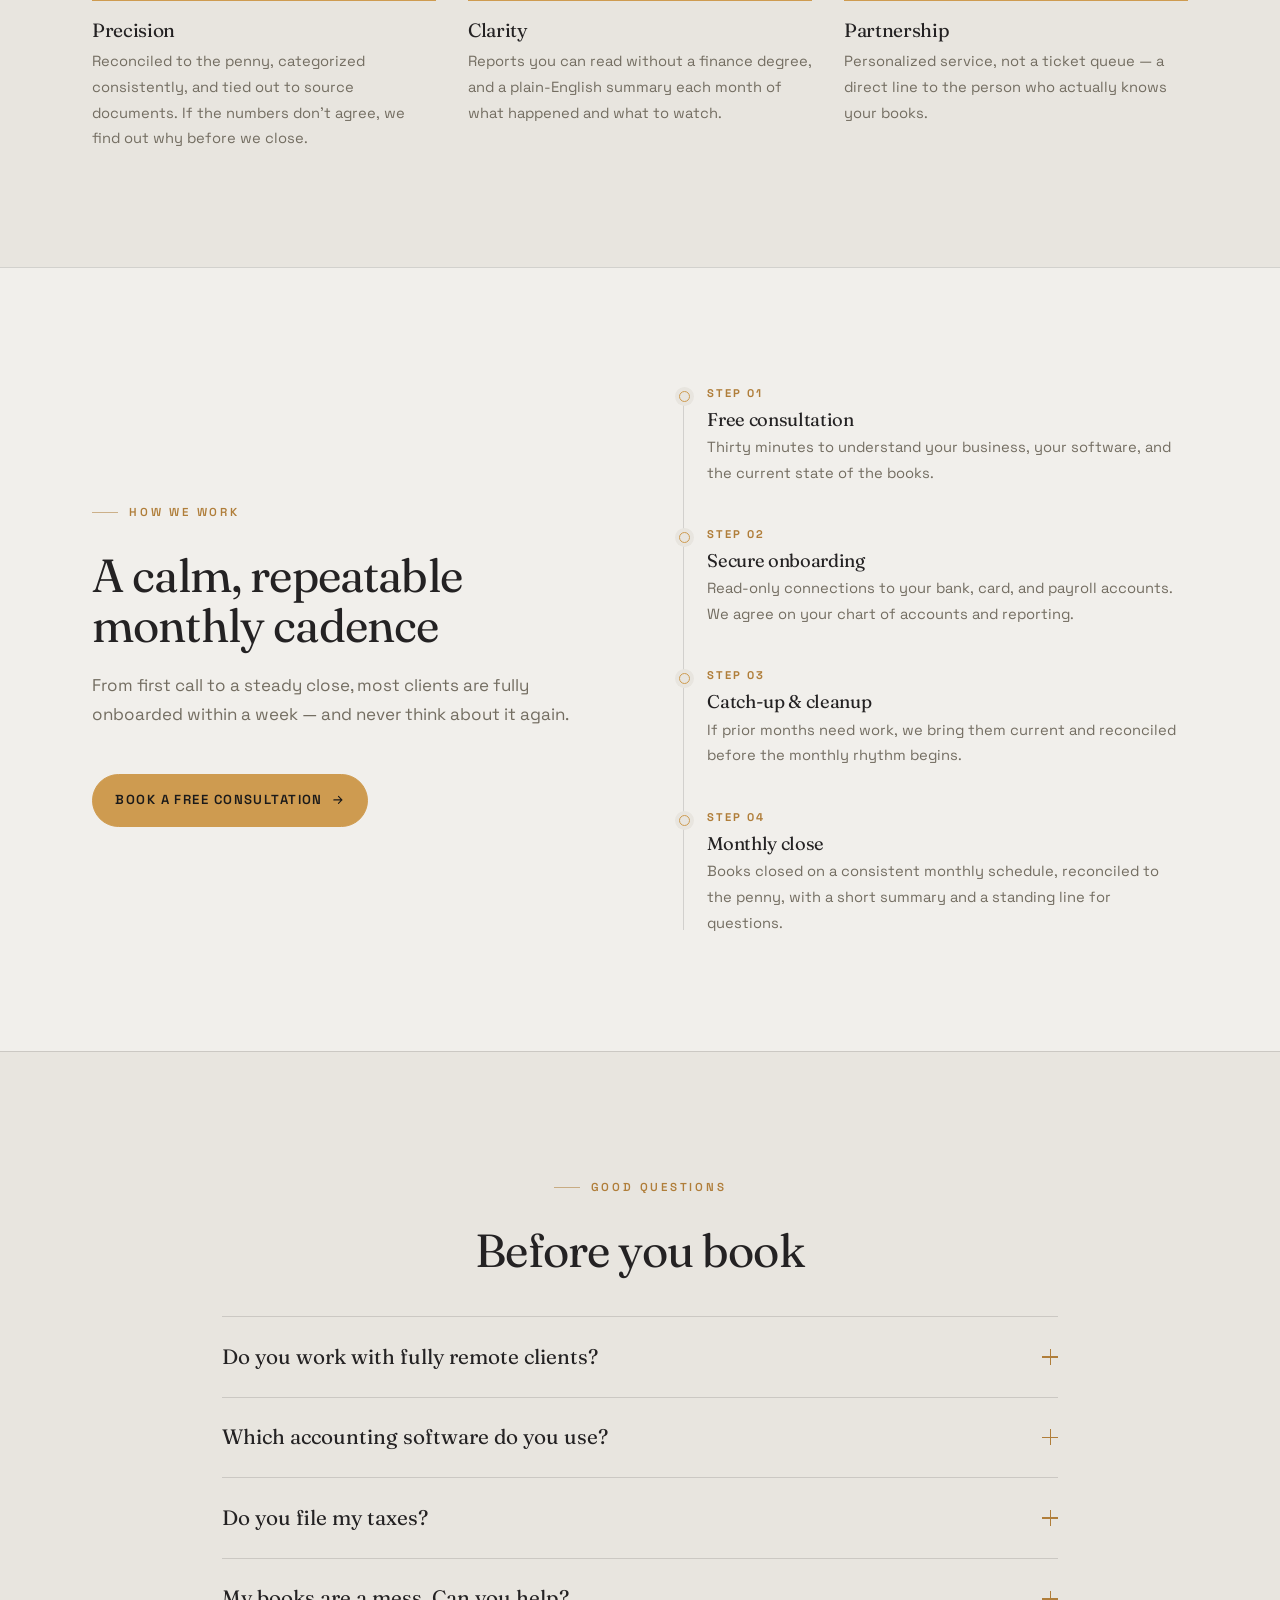
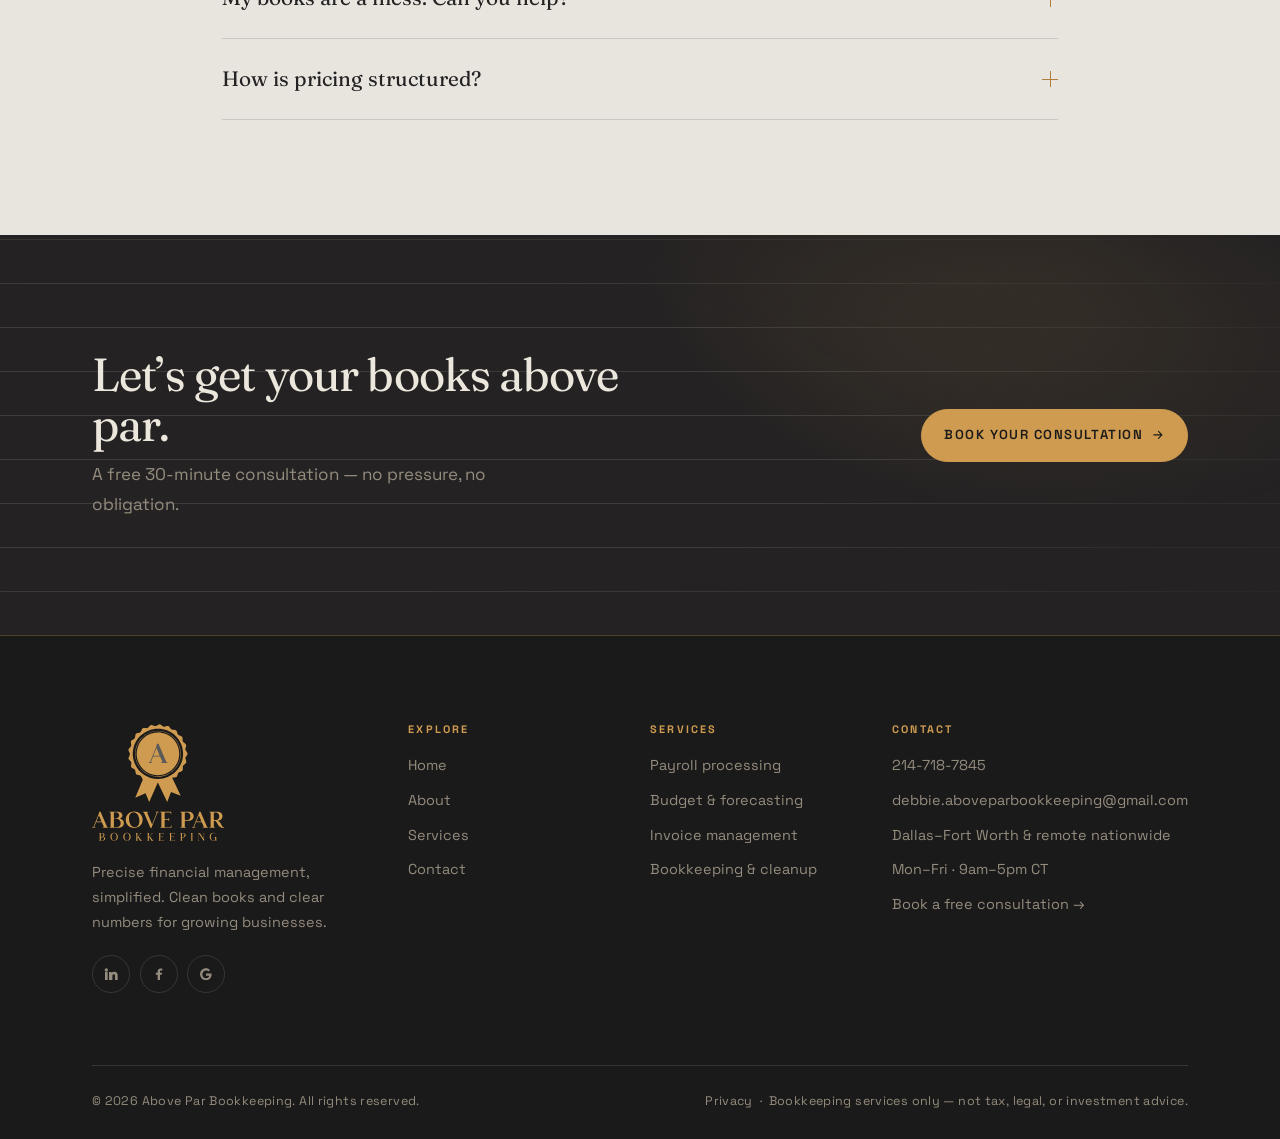
<file: about.html>
<!doctype html>
<html lang="en">
<head>
<meta charset="utf-8">
<meta name="viewport" content="width=device-width, initial-scale=1">
<title>Meet Debbie | QuickBooks Bookkeeper, Dallas-Fort Worth</title>
<meta name="description" content="Meet Debbie, the QuickBooks & Xero bookkeeper behind Above Par — monthly bookkeeping and catch-up cleanup for DFW and remote clients nationwide.">
<meta name="keywords" content="about Above Par Bookkeeping, Dallas Fort Worth bookkeeper, small business bookkeeping, Debbie bookkeeper, monthly bookkeeping cadence">
<meta name="author" content="Above Par Bookkeeping">
<meta name="robots" content="index, follow, max-image-preview:large, max-snippet:-1">
<link rel="canonical" href="https://aboveparbookkeeping.com/about.html">
<link rel="alternate" hreflang="en-us" href="https://aboveparbookkeeping.com/about.html">
<meta name="theme-color" content="#242223">
<meta name="geo.region" content="US-TX">
<meta name="geo.placename" content="Dallas–Fort Worth, Texas">
<meta property="og:type" content="website">
<meta property="og:site_name" content="Above Par Bookkeeping">
<meta property="og:locale" content="en_US">
<meta property="og:title" content="Meet Debbie | QuickBooks Bookkeeper, Dallas-Fort Worth">
<meta property="og:description" content="Meet Debbie, the QuickBooks & Xero bookkeeper behind Above Par — monthly bookkeeping and catch-up cleanup for DFW and remote clients nationwide.">
<meta property="og:url" content="https://aboveparbookkeeping.com/about.html">
<meta property="og:image" content="https://aboveparbookkeeping.com/images/og-cover.png">
<meta property="og:image:width" content="1200">
<meta property="og:image:height" content="630">
<meta name="twitter:card" content="summary_large_image">
<meta name="twitter:image" content="https://aboveparbookkeeping.com/images/og-cover.png">
<link rel="icon" href="images/favicon.svg" type="image/svg+xml">
<link rel="preconnect" href="https://fonts.googleapis.com">
<link rel="preconnect" href="https://fonts.gstatic.com" crossorigin>
<link rel="preconnect" href="https://agency-dashboard-omega-red.vercel.app">
<link rel="preload" as="style" href="https://fonts.googleapis.com/css2?family=Fraunces:ital,opsz,wght@0,9..144,300;0,9..144,400;0,9..144,500;0,9..144,600;1,9..144,400;1,9..144,500&family=Space+Grotesk:wght@400;500;600;700&display=swap">
<link href="https://fonts.googleapis.com/css2?family=Fraunces:ital,opsz,wght@0,9..144,300;0,9..144,400;0,9..144,500;0,9..144,600;1,9..144,400;1,9..144,500&family=Space+Grotesk:wght@400;500;600;700&display=swap" rel="stylesheet" media="print" onload="this.media='all'">
<noscript><link href="https://fonts.googleapis.com/css2?family=Fraunces:ital,opsz,wght@0,9..144,300;0,9..144,400;0,9..144,500;0,9..144,600;1,9..144,400;1,9..144,500&family=Space+Grotesk:wght@400;500;600;700&display=swap" rel="stylesheet"></noscript>
<link rel="stylesheet" href="css/site.css">
<script type="application/ld+json">
{
  "@context":"https://schema.org",
  "@type":"AboutPage",
  "name":"About Above Par Bookkeeping",
  "url":"https://aboveparbookkeeping.com/about.html",
  "mainEntity":{
    "@type":"AccountingService",
    "@id":"https://aboveparbookkeeping.com/#business",
    "name":"Above Par Bookkeeping",
    "telephone":"+1-214-718-7845",
    "email":"debbie.aboveparbookkeeping@gmail.com",
    "url":"https://aboveparbookkeeping.com/",
    "image":"https://aboveparbookkeeping.com/images/og-cover.png",
    "priceRange":"$$",
    "founder":{"@type":"Person","name":"Debbie"},
    "address":{"@type":"PostalAddress","addressLocality":"Dallas","addressRegion":"TX","addressCountry":"US"},
    "areaServed":[{"@type":"AdministrativeArea","name":"Dallas–Fort Worth Metroplex"},{"@type":"Country","name":"United States"}],
    "aggregateRating":{"@type":"AggregateRating","ratingValue":"5","bestRating":"5","reviewCount":"1"},
    "sameAs":["https://www.linkedin.com/company/above-par-bookkeeping/","https://www.facebook.com/profile.php?id=61590942204847","https://share.google/vOsIL2xC95UJYuE14"]
  }
}
</script>
<script type="application/ld+json">
{
  "@context":"https://schema.org","@type":"FAQPage",
  "mainEntity":[
    {"@type":"Question","name":"Do you work with fully remote clients?","acceptedAnswer":{"@type":"Answer","text":"Yes. Most of the work is done remotely for clients across the U.S., with secure connections to your accounts and video calls when it helps. Above Par is based in the Dallas–Fort Worth area for anyone who prefers to meet locally."}},
    {"@type":"Question","name":"Which accounting software do you use?","acceptedAnswer":{"@type":"Answer","text":"Primarily QuickBooks Online and Xero, plus Gusto for payroll and Bill.com or Melio for bill pay. If you are already set up, we work in your existing file with no migration required."}},
    {"@type":"Question","name":"Do you file my taxes?","acceptedAnswer":{"@type":"Answer","text":"No. Above Par are bookkeeping specialists. We keep your books tidy and reconciled all year, then hand your CPA a clean, ready-to-file package at tax time. If you do not have a tax preparer, we can point you to one."}},
    {"@type":"Question","name":"My books are a mess. Can you help?","acceptedAnswer":{"@type":"Answer","text":"Yes. Catch-up and cleanup is one of the most common ways clients start. We review the current state, quote the one-time work separately, and bring everything current before the monthly service begins."}},
    {"@type":"Question","name":"How is pricing structured?","acceptedAnswer":{"@type":"Answer","text":"Pricing is set after a free consultation, based on the work your business actually needs — transaction volume, accounts to reconcile, and any add-ons like payroll or invoicing. No hourly meter and no surprises."}}
  ]
}
</script>
<script type="application/ld+json">
{
  "@context":"https://schema.org","@type":"BreadcrumbList",
  "itemListElement":[
    {"@type":"ListItem","position":1,"name":"Home","item":"https://aboveparbookkeeping.com/"},
    {"@type":"ListItem","position":2,"name":"About","item":"https://aboveparbookkeeping.com/about.html"}
  ]
}
</script>
</head>
<body>
<a class="skip-link" href="#main" style="position:absolute;left:-9999px">Skip to content</a>

<header class="site-header">
  <div class="wrap">
    <a class="brand" href="index.html" aria-label="Above Par Bookkeeping — home">
      <span class="brand__mark">
        <img class="m-light" src="images/mark-light.svg" alt="" width="36" height="44">
        <img class="m-dark" src="images/mark.svg" alt="" width="36" height="44">
      </span>
      <span class="brand__type"><span class="brand__name">Above Par</span><span class="brand__sub">Bookkeeping</span></span>
    </a>
    <nav class="nav" aria-label="Primary">
      <a href="index.html">Home</a>
      <a href="about.html" aria-current="page">About</a>
      <a href="services.html">Services</a>
      <a href="contact.html">Contact</a>
    </nav>
    <div class="header-cta">
      <a class="btn btn--sm" href="contact.html#book" data-book>Book a Free Consult</a>
      <button class="nav-toggle" aria-label="Open menu" aria-expanded="false" aria-controls="mobileMenu"><span></span><span></span><span></span></button>
    </div>
  </div>
</header>
<div class="mobile-menu" id="mobileMenu">
  <a href="index.html">Home <span>01</span></a>
  <a href="about.html">About <span>02</span></a>
  <a href="services.html">Services <span>03</span></a>
  <a href="contact.html">Contact <span>04</span></a>
  <a href="contact.html#book" data-book>Book a Free Consult <span>&rarr;</span></a>
  <div class="mobile-menu__foot">
    <span>214&#8209;718&#8209;7845</span>
    <span>debbie.aboveparbookkeeping@gmail.com</span>
    <span>Dallas&ndash;Fort Worth &amp; remote nationwide</span>
  </div>
</div>

<main id="main">

  <section class="phero">
    <div class="phero__bg"></div>
    <div class="wrap">
      <p class="phero__crumbs rv"><a href="index.html">Home</a> &nbsp;/&nbsp; About</p>
      <h1 class="rv rv-d1">The standard is<br>in the name.</h1>
      <p class="rv rv-d2">Above Par exists for one reason: to give business owners books they can actually make decisions from &mdash; accurate, current, and clear enough to trust without a second look.</p>
    </div>
  </section>

  <div class="wrap rv" style="margin-top:clamp(2.4rem,5vw,3.5rem)">
    <a class="quiz-cta" href="index.html#quiz">
      <span class="quiz-cta__icon"><svg viewBox="0 0 24 24" fill="none" aria-hidden="true"><path d="M4 20V10M10 20V4M16 20v-7M22 20H2" stroke="currentColor" stroke-width="2" stroke-linecap="round"/></svg></span>
      <span class="quiz-cta__text"><b>Are your books losing you money?</b><span>Take the free 60&#8209;second books&#8209;health quiz</span></span>
      <span class="quiz-cta__go">Take the quiz <svg viewBox="0 0 24 24" fill="none" aria-hidden="true"><path d="M5 12h14M13 6l6 6-6 6" stroke="currentColor" stroke-width="2" stroke-linecap="round" stroke-linejoin="round"/></svg></span>
    </a>
  </div>

  <!-- story + principles -->
  <section class="section">
    <div class="wrap split split--rule" style="align-items:start">
      <div class="rv stack">
        <p class="kicker">Our story</p>
        <p class="serif-quote" style="margin-top:1rem">We handle the numbers.<br>You <span class="gold-text">reap the rewards.</span></p>
        <p>We&rsquo;re passionate about helping businesses thrive &mdash; that&rsquo;s the whole reason Above Par exists. Too many owners only see their real numbers once a year, in a rush before taxes. We built the opposite: a steady monthly rhythm where every account is reconciled, every report is current, and nothing is a surprise.</p>
        <p>The payoff is quiet but real &mdash; faster answers from your CPA, cleaner financing conversations, and the confidence to make the next move without second&#8209;guessing the data behind it. We work in QuickBooks or Xero, connect with read&#8209;only access wherever we can, and hand your tax preparer a clean, CPA&#8209;ready package at year&#8209;end.</p>
      </div>
      <figure class="photo photo--tall rv rv-d1">
        <img src="images/photos/review-together.jpg" alt="Debbie from Above Par Bookkeeping reviewing monthly financial reports with a small business owner in Dallas-Fort Worth" loading="lazy" width="900" height="1080" decoding="async">
        <figcaption class="photo__cap">Reviewed with you &mdash; not just filed away</figcaption>
      </figure>
    </div>

    <div class="wrap" style="margin-top:clamp(3rem,7vw,5rem)">
      <p class="kicker rv" style="margin-bottom:1.6rem">What &ldquo;Above Par&rdquo; means &mdash; three promises on every set of books</p>
      <div class="principles">
        <div class="principle rv"><h3>Precision</h3><p>Reconciled to the penny, categorized consistently, and tied out to source documents. If the numbers don&rsquo;t agree, we find out why before we close.</p></div>
        <div class="principle rv rv-d1"><h3>Clarity</h3><p>Reports you can read without a finance degree, and a plain&#8209;English summary each month of what happened and what to watch.</p></div>
        <div class="principle rv rv-d2"><h3>Partnership</h3><p>Personalized service, not a ticket queue &mdash; a direct line to the person who actually knows your books.</p></div>
      </div>
    </div>
  </section>

  <!-- how we work timeline -->
  <section class="section paper rule-top">
    <div class="wrap split">
      <div class="rv">
        <p class="kicker">How we work</p>
        <h2 class="h2" style="margin-top:1rem">A calm, repeatable<br>monthly cadence</h2>
        <p style="color:var(--muted);margin-top:1.2rem">From first call to a steady close, most clients are fully onboarded within a week &mdash; and never think about it again.</p>
        <a class="btn" href="contact.html#book" data-book style="margin-top:1.6rem">Book a free consultation
          <svg viewBox="0 0 24 24" fill="none" aria-hidden="true"><path d="M5 12h14M13 6l6 6-6 6" stroke="currentColor" stroke-width="2" stroke-linecap="round" stroke-linejoin="round"/></svg>
        </a>
      </div>
      <ul class="timeline rv rv-d1">
        <li><span class="t">Step 01</span><h3>Free consultation</h3><p>Thirty minutes to understand your business, your software, and the current state of the books.</p></li>
        <li><span class="t">Step 02</span><h3>Secure onboarding</h3><p>Read&#8209;only connections to your bank, card, and payroll accounts. We agree on your chart of accounts and reporting.</p></li>
        <li><span class="t">Step 03</span><h3>Catch&#8209;up &amp; cleanup</h3><p>If prior months need work, we bring them current and reconciled before the monthly rhythm begins.</p></li>
        <li><span class="t">Step 04</span><h3>Monthly close</h3><p>Books closed on a consistent monthly schedule, reconciled to the penny, with a short summary and a standing line for questions.</p></li>
      </ul>
    </div>
  </section>

  <!-- FAQ -->
  <section class="section rule-top">
    <div class="wrap-tight">
      <div class="center rv" style="margin-bottom:2.5rem">
        <p class="kicker" style="justify-content:center">Good questions</p>
        <h2 class="h2" style="margin-top:1rem">Before you book</h2>
      </div>
      <div class="faq rv rv-d1">
        <div class="faq__item">
          <button class="faq__q" aria-expanded="false"><span>Do you work with fully remote clients?</span><span class="ic" aria-hidden="true"></span></button>
          <div class="faq__a"><div>Yes. Most of our work is done remotely for clients across the U.S., with secure connections to your accounts and video calls when it helps. We&rsquo;re based in the Dallas&ndash;Fort Worth area for anyone who prefers to meet locally.</div></div>
        </div>
        <div class="faq__item">
          <button class="faq__q" aria-expanded="false"><span>Which accounting software do you use?</span><span class="ic" aria-hidden="true"></span></button>
          <div class="faq__a"><div>Primarily QuickBooks Online and Xero, plus Gusto for payroll and Bill.com or Melio for bill pay. If you&rsquo;re already set up, we work in your existing file &mdash; no migration required.</div></div>
        </div>
        <div class="faq__item">
          <button class="faq__q" aria-expanded="false"><span>Do you file my taxes?</span><span class="ic" aria-hidden="true"></span></button>
          <div class="faq__a"><div>No &mdash; we&rsquo;re bookkeeping specialists. We keep your books tidy and reconciled all year, then hand your CPA a clean, CPA&#8209;ready package at tax time. If you don&rsquo;t have a tax preparer, we can point you to one.</div></div>
        </div>
        <div class="faq__item">
          <button class="faq__q" aria-expanded="false"><span>My books are a mess. Can you help?</span><span class="ic" aria-hidden="true"></span></button>
          <div class="faq__a"><div>Absolutely &mdash; catch&#8209;up and cleanup is one of the most common ways clients start. We&rsquo;ll review the current state, quote the one&#8209;time work separately, and bring everything current before the monthly service begins.</div></div>
        </div>
        <div class="faq__item">
          <button class="faq__q" aria-expanded="false"><span>How is pricing structured?</span><span class="ic" aria-hidden="true"></span></button>
          <div class="faq__a"><div>Pricing is set after your free consultation, based on the work your business actually needs &mdash; transaction volume, accounts to reconcile, and any add&#8209;ons like payroll or invoicing. No hourly meter, no surprises. Not sure where you stand? Take the <a href="index.html#quiz" style="color:var(--gold-deep);border-bottom:1px solid var(--gold-line)">60&#8209;second books check</a> first.</div></div>
        </div>
      </div>
    </div>
  </section>

  <!-- CTA band -->
  <section class="section ink cta-band">
    <div class="cta-band__bg"></div>
    <div class="wrap">
      <div class="rv">
        <h2>Let&rsquo;s get your books above par.</h2>
        <p>A free 30&#8209;minute consultation &mdash; no pressure, no obligation.</p>
      </div>
      <a class="btn rv rv-d1" href="contact.html#book" data-book>Book your consultation
        <svg viewBox="0 0 24 24" fill="none" aria-hidden="true"><path d="M5 12h14M13 6l6 6-6 6" stroke="currentColor" stroke-width="2" stroke-linecap="round" stroke-linejoin="round"/></svg>
      </a>
    </div>
  </section>

</main>

<footer class="site-footer">
  <div class="wrap">
    <div class="footer-grid">
      <div class="footer-brand">
        <img class="footer-brand__logo" src="images/logo-light.svg" alt="Above Par Bookkeeping" width="132" height="117">
        <p>Precise financial management, simplified. Clean books and clear numbers for growing businesses.</p>
        <div class="footer-social">
          <a href="https://www.linkedin.com/company/above-par-bookkeeping/" target="_blank" rel="noopener" aria-label="Above Par Bookkeeping on LinkedIn"><svg viewBox="0 0 24 24" fill="currentColor" aria-hidden="true"><path d="M4.98 3.5A2.5 2.5 0 1 1 5 8.5a2.5 2.5 0 0 1-.02-5zM3 9h4v12H3zM9 9h3.8v1.7h.05c.53-1 1.83-2.05 3.77-2.05C20.4 8.65 22 10.7 22 14.1V21h-4v-6c0-1.5-.53-2.5-1.87-2.5-1.02 0-1.63.69-1.9 1.35-.1.24-.13.57-.13.9V21H9z"/></svg></a>
          <a href="https://www.facebook.com/profile.php?id=61590942204847" target="_blank" rel="noopener" aria-label="Above Par Bookkeeping on Facebook"><svg viewBox="0 0 24 24" fill="currentColor" aria-hidden="true"><path d="M13.5 21v-8h2.7l.4-3h-3.1V8.1c0-.87.28-1.46 1.53-1.46H17V4.05C16.7 4 15.6 3.9 14.36 3.9c-2.6 0-4.36 1.58-4.36 4.48V10H7.3v3H10v8z"/></svg></a>
          <a href="https://share.google/vOsIL2xC95UJYuE14" target="_blank" rel="noopener" aria-label="Above Par Bookkeeping on Google">
            <svg viewBox="0 0 24 24" fill="currentColor" aria-hidden="true"><path d="M12 11v3.6h5.05c-.22 1.32-1.55 3.87-5.05 3.87-3.04 0-5.52-2.52-5.52-5.62S8.96 6.83 12 6.83c1.73 0 2.89.74 3.55 1.37l2.42-2.33C16.4 4.35 14.42 3.4 12 3.4 7.1 3.4 3.13 7.37 3.13 12.27S7.1 21.13 12 21.13c5.03 0 8.36-3.54 8.36-8.52 0-.57-.06-1.01-.14-1.45H12z"/></svg>
          </a>
        </div>
      </div>
      <div class="footer-col"><h4>Explore</h4><ul>
        <li><a href="index.html">Home</a></li><li><a href="about.html">About</a></li><li><a href="services.html">Services</a></li><li><a href="contact.html">Contact</a></li>
      </ul></div>
      <div class="footer-col"><h4>Services</h4><ul>
        <li><a href="services.html#payroll">Payroll processing</a></li><li><a href="services.html#forecasting">Budget &amp; forecasting</a></li><li><a href="services.html#invoicing">Invoice management</a></li><li><a href="services.html#more">Bookkeeping &amp; cleanup</a></li>
      </ul></div>
      <div class="footer-col"><h4>Contact</h4><ul>
        <li><a href="tel:+12147187845">214&#8209;718&#8209;7845</a></li>
        <li><a href="mailto:debbie.aboveparbookkeeping@gmail.com">debbie.aboveparbookkeeping@gmail.com</a></li>
        <li>Dallas&ndash;Fort Worth &amp; remote nationwide</li>
        <li>Mon&ndash;Fri &middot; 9am&ndash;5pm CT</li>
        <li><a href="contact.html#book" data-book>Book a free consultation &rarr;</a></li>
      </ul></div>
    </div>
    <div class="footer-bar">
      <span>&copy; <span data-year>2026</span> Above Par Bookkeeping. All rights reserved.</span>
      <span><a href="privacy.html">Privacy</a> &nbsp;&middot;&nbsp; Bookkeeping services only &mdash; not tax, legal, or investment advice.</span>
    </div>
  </div>
</footer>

<nav class="mbar" aria-label="Quick actions">
  <a class="mbar__call" href="tel:+12147187845" data-track="call"><svg viewBox="0 0 24 24" fill="none" aria-hidden="true"><path d="M6.6 10.8a15 15 0 0 0 6.6 6.6l2.2-2.2c.3-.3.7-.4 1-.2 1.1.4 2.3.6 3.5.6.6 0 1 .4 1 1V20c0 .6-.4 1-1 1A17 17 0 0 1 3 4c0-.6.4-1 1-1h3.6c.6 0 1 .4 1 1 0 1.2.2 2.4.6 3.5.1.4 0 .8-.3 1z" fill="currentColor"/></svg>Call</a>
  <a class="mbar__book" href="contact.html#book" data-book>Free Consult</a>
</nav>

<aside class="review-bubble" aria-label="Client review"></aside>

<script src="js/site.js" defer></script>

<!-- Performance tracking -->
<script defer src="https://agency-dashboard-omega-red.vercel.app/t.js" data-site="above-par-bookkeeping"></script>
</body>
</html>
</file>
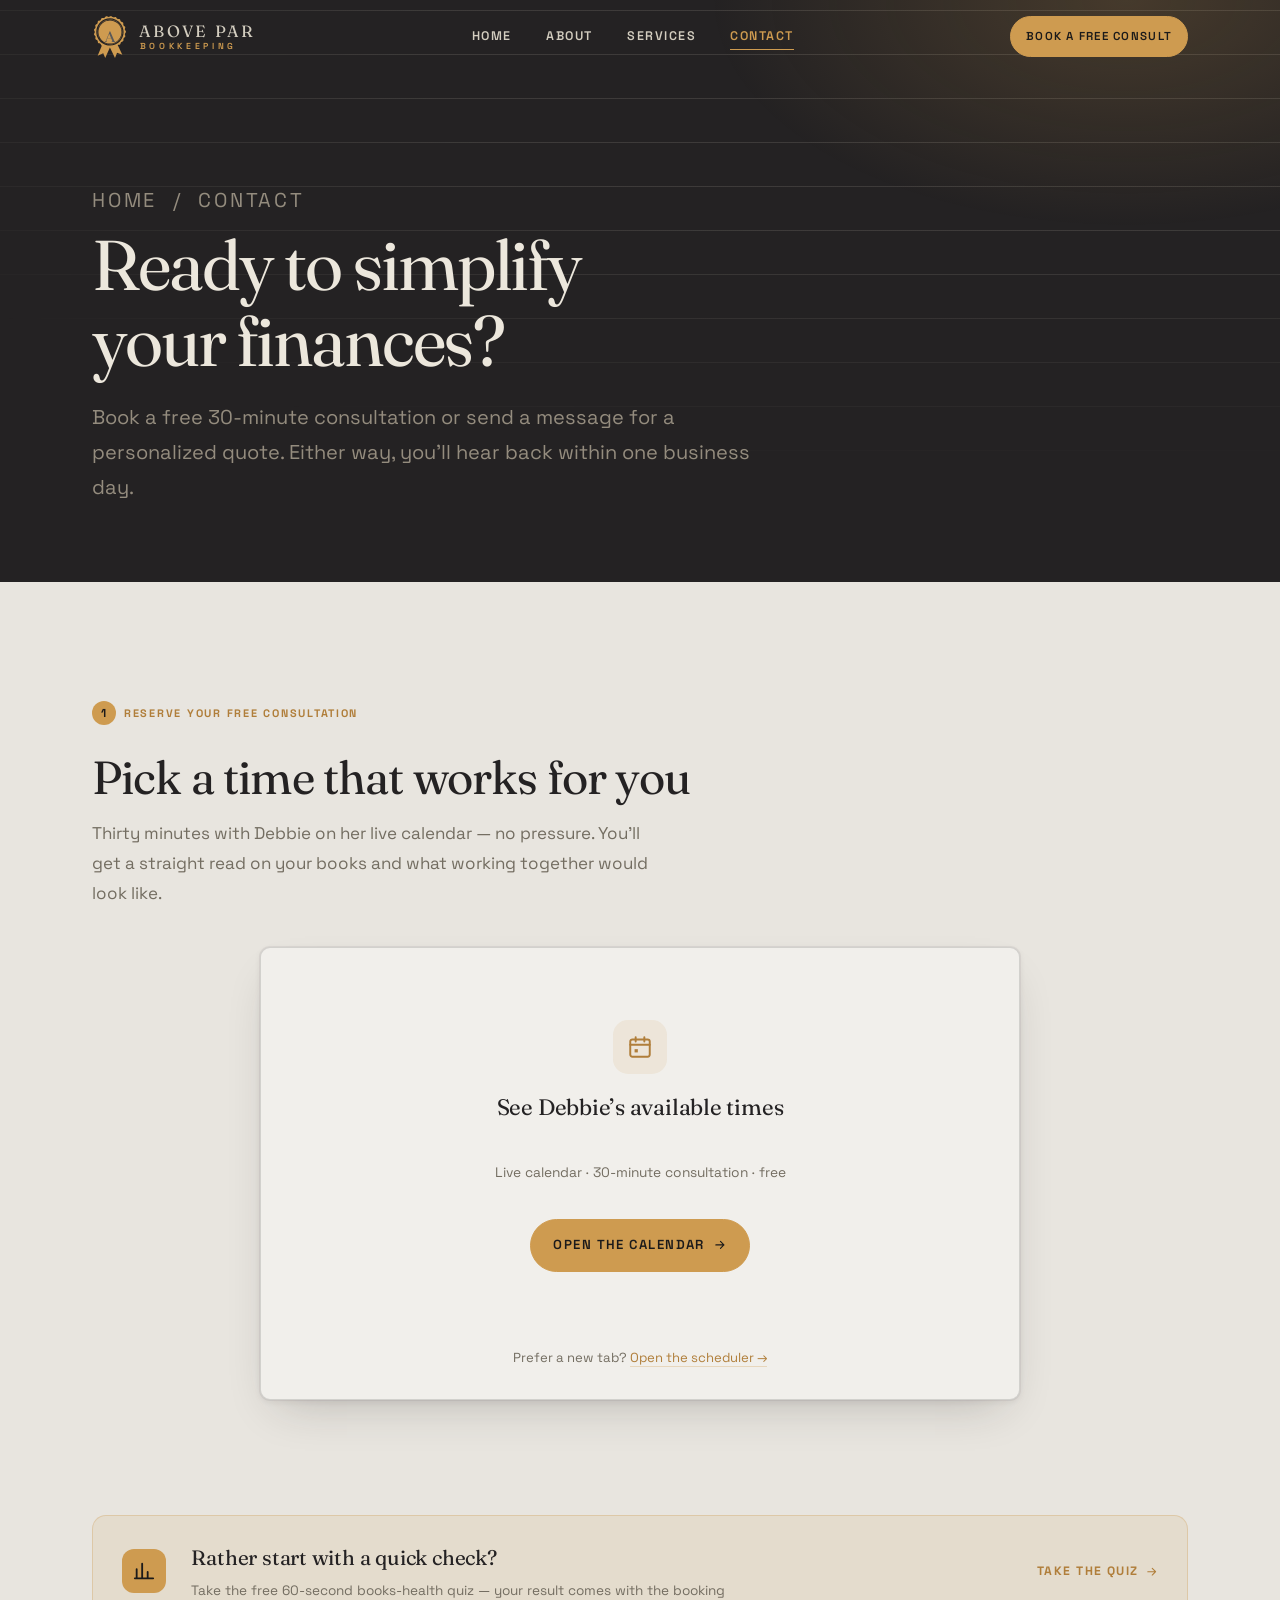
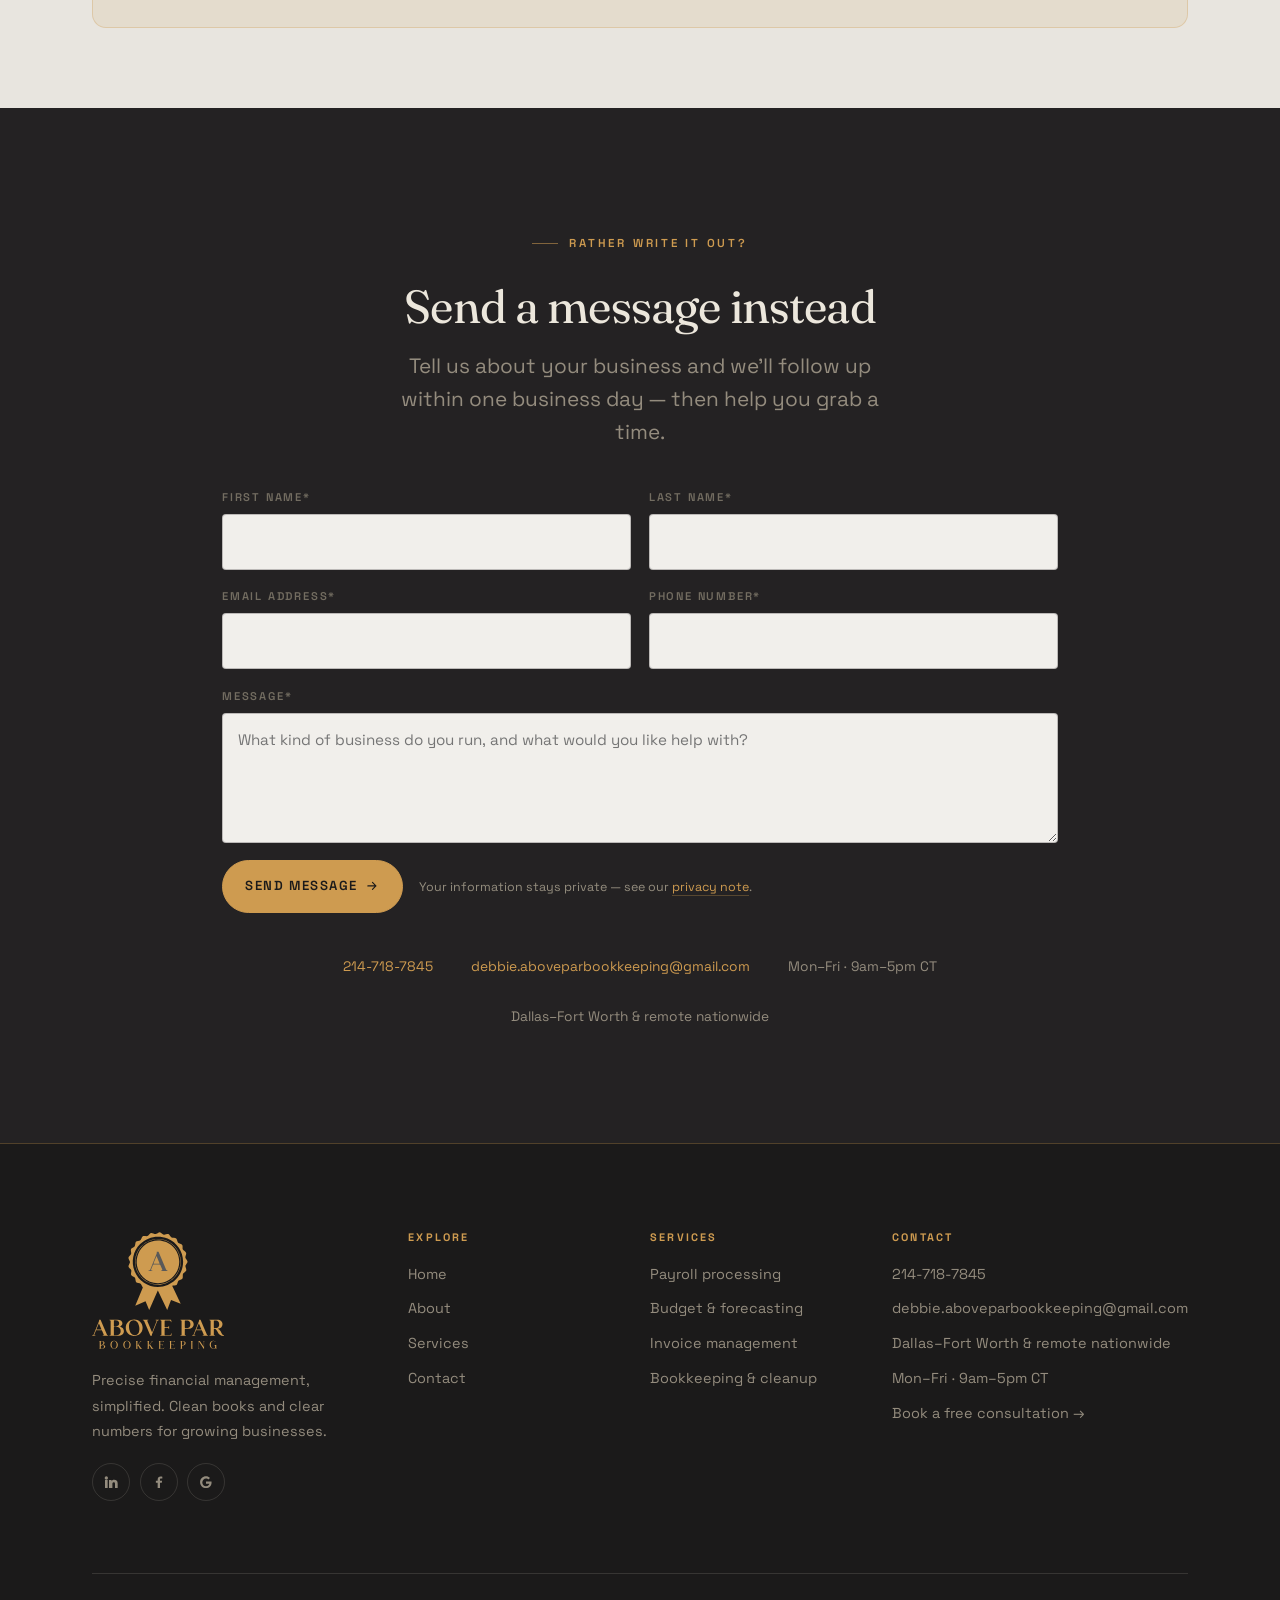
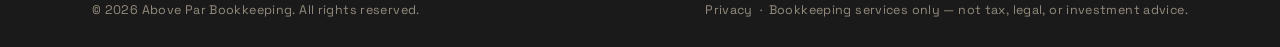
<file: contact.html>
<!doctype html>
<html lang="en">
<head>
<meta charset="utf-8">
<meta name="viewport" content="width=device-width, initial-scale=1">
<title>Contact Above Par Bookkeeping | Free Consultation in Dallas–Fort Worth</title>
<meta name="description" content="Book a free 30-minute bookkeeping consultation with Above Par Bookkeeping, or send a message for a personalized quote. Call 214-718-7845. Serving Dallas–Fort Worth and remote nationwide.">
<meta name="keywords" content="contact bookkeeper Dallas Fort Worth, free bookkeeping consultation, hire a bookkeeper Texas, Above Par Bookkeeping phone">
<meta name="author" content="Above Par Bookkeeping">
<meta name="robots" content="index, follow, max-image-preview:large, max-snippet:-1">
<link rel="canonical" href="https://aboveparbookkeeping.com/contact.html">
<link rel="alternate" hreflang="en-us" href="https://aboveparbookkeeping.com/contact.html">
<meta name="theme-color" content="#242223">
<meta name="geo.region" content="US-TX">
<meta name="geo.placename" content="Dallas–Fort Worth, Texas">
<meta name="geo.position" content="32.7767;-96.7970">
<meta name="ICBM" content="32.7767, -96.7970">
<meta property="og:type" content="website">
<meta property="og:site_name" content="Above Par Bookkeeping">
<meta property="og:locale" content="en_US">
<meta property="og:title" content="Contact Above Par Bookkeeping | Book a Free Consultation">
<meta property="og:description" content="Book a free 30-minute bookkeeping consultation or request a personalized quote. Dallas–Fort Worth &amp; remote nationwide.">
<meta property="og:url" content="https://aboveparbookkeeping.com/contact.html">
<meta property="og:image" content="https://aboveparbookkeeping.com/images/og-cover.png">
<meta property="og:image:width" content="1200">
<meta property="og:image:height" content="630">
<meta name="twitter:card" content="summary_large_image">
<meta name="twitter:image" content="https://aboveparbookkeeping.com/images/og-cover.png">
<link rel="icon" href="images/favicon.svg" type="image/svg+xml">
<link rel="preconnect" href="https://fonts.googleapis.com">
<link rel="preconnect" href="https://fonts.gstatic.com" crossorigin>
<link rel="preconnect" href="https://assets.calendly.com">
<link rel="preconnect" href="https://agency-dashboard-omega-red.vercel.app">
<link rel="preload" as="style" href="https://fonts.googleapis.com/css2?family=Fraunces:ital,opsz,wght@0,9..144,300;0,9..144,400;0,9..144,500;0,9..144,600;1,9..144,400;1,9..144,500&family=Space+Grotesk:wght@400;500;600;700&display=swap">
<link href="https://fonts.googleapis.com/css2?family=Fraunces:ital,opsz,wght@0,9..144,300;0,9..144,400;0,9..144,500;0,9..144,600;1,9..144,400;1,9..144,500&family=Space+Grotesk:wght@400;500;600;700&display=swap" rel="stylesheet" media="print" onload="this.media='all'">
<noscript><link href="https://fonts.googleapis.com/css2?family=Fraunces:ital,opsz,wght@0,9..144,300;0,9..144,400;0,9..144,500;0,9..144,600;1,9..144,400;1,9..144,500&family=Space+Grotesk:wght@400;500;600;700&display=swap" rel="stylesheet"></noscript>
<link rel="stylesheet" href="css/site.css">
<script type="application/ld+json">
{
  "@context":"https://schema.org","@type":"ContactPage",
  "url":"https://aboveparbookkeeping.com/contact.html",
  "name":"Contact Above Par Bookkeeping",
  "mainEntity":{
    "@type":"AccountingService","name":"Above Par Bookkeeping",
    "telephone":"+1-214-718-7845","email":"debbie.aboveparbookkeeping@gmail.com",
    "url":"https://aboveparbookkeeping.com/",
    "image":"https://aboveparbookkeeping.com/images/og-cover.png",
    "priceRange":"$$",
    "address":{"@type":"PostalAddress","addressLocality":"Dallas","addressRegion":"TX","addressCountry":"US"},
    "geo":{"@type":"GeoCoordinates","latitude":32.7767,"longitude":-96.7970},
    "areaServed":[{"@type":"City","name":"Dallas"},{"@type":"City","name":"Fort Worth"},{"@type":"City","name":"Plano"},{"@type":"AdministrativeArea","name":"Dallas–Fort Worth Metroplex"},{"@type":"Country","name":"United States"}],
    "openingHoursSpecification":{"@type":"OpeningHoursSpecification","dayOfWeek":["Monday","Tuesday","Wednesday","Thursday","Friday"],"opens":"09:00","closes":"17:00"},
    "aggregateRating":{"@type":"AggregateRating","ratingValue":"5","bestRating":"5","reviewCount":"1"},
    "sameAs":["https://www.linkedin.com/company/above-par-bookkeeping/","https://www.facebook.com/profile.php?id=61590942204847","https://share.google/vOsIL2xC95UJYuE14"]
  }
}
</script>
<script type="application/ld+json">
{
  "@context":"https://schema.org","@type":"BreadcrumbList",
  "itemListElement":[
    {"@type":"ListItem","position":1,"name":"Home","item":"https://aboveparbookkeeping.com/"},
    {"@type":"ListItem","position":2,"name":"Contact","item":"https://aboveparbookkeeping.com/contact.html"}
  ]
}
</script>
</head>
<body>
<a class="skip-link" href="#main" style="position:absolute;left:-9999px">Skip to content</a>

<header class="site-header">
  <div class="wrap">
    <a class="brand" href="index.html" aria-label="Above Par Bookkeeping — home">
      <span class="brand__mark">
        <img class="m-light" src="images/mark-light.svg" alt="" width="36" height="44" decoding="async">
        <img class="m-dark" src="images/mark.svg" alt="" width="36" height="44" decoding="async">
      </span>
      <span class="brand__type"><span class="brand__name">Above Par</span><span class="brand__sub">Bookkeeping</span></span>
    </a>
    <nav class="nav" aria-label="Primary">
      <a href="index.html">Home</a>
      <a href="about.html">About</a>
      <a href="services.html">Services</a>
      <a href="contact.html" aria-current="page">Contact</a>
    </nav>
    <div class="header-cta">
      <a class="btn btn--sm" href="#book" data-book>Book a Free Consult</a>
      <button class="nav-toggle" aria-label="Open menu" aria-expanded="false" aria-controls="mobileMenu"><span></span><span></span><span></span></button>
    </div>
  </div>
</header>
<div class="mobile-menu" id="mobileMenu">
  <a href="index.html">Home <span>01</span></a>
  <a href="about.html">About <span>02</span></a>
  <a href="services.html">Services <span>03</span></a>
  <a href="contact.html">Contact <span>04</span></a>
  <a href="#book" data-book>Book a Free Consult <span>&rarr;</span></a>
  <div class="mobile-menu__foot">
    <span>214&#8209;718&#8209;7845</span>
    <span>debbie.aboveparbookkeeping@gmail.com</span>
    <span>Dallas&ndash;Fort Worth &amp; remote nationwide</span>
  </div>
</div>

<main id="main">

  <section class="phero">
    <div class="phero__bg"></div>
    <div class="wrap">
      <p class="phero__crumbs rv"><a href="index.html">Home</a> &nbsp;/&nbsp; Contact</p>
      <h1 class="rv rv-d1">Ready to simplify<br>your finances?</h1>
      <p class="rv rv-d2">Book a free 30&#8209;minute consultation or send a message for a personalized quote. Either way, you&rsquo;ll hear back within one business day.</p>
    </div>
  </section>

  <!-- STEP 1 — BOOK (Calendly) -->
  <section class="section" id="book">
    <div class="wrap">
      <div class="rv" style="margin-bottom:clamp(1.6rem,3vw,2.4rem)">
        <p class="step-tag"><b>1</b> Reserve your free consultation</p>
        <h2 class="h2" style="margin-top:1rem">Pick a time that works for you</h2>
        <p style="margin-top:1rem;color:var(--muted);max-width:52ch">Thirty minutes with Debbie on her live calendar &mdash; no pressure. You&rsquo;ll get a straight read on your books and what working together would look like.</p>
      </div>
      <div class="scheduler rv rv-d1" data-cal>
        <div class="scheduler__facade" data-cal-open>
          <span class="scheduler__facade-ic"><svg viewBox="0 0 24 24" fill="none" aria-hidden="true"><rect x="3" y="5" width="18" height="16" rx="2" stroke="currentColor" stroke-width="1.8"/><path d="M3 10h18M8 3v4M16 3v4" stroke="currentColor" stroke-width="1.8" stroke-linecap="round"/><path d="M7 14h3v3H7z" fill="currentColor"/></svg></span>
          <p class="scheduler__facade-h">See Debbie&rsquo;s available times</p>
          <p class="scheduler__facade-s">Live calendar &middot; 30&#8209;minute consultation &middot; free</p>
          <button type="button" class="btn">Open the calendar
            <svg viewBox="0 0 24 24" fill="none" aria-hidden="true"><path d="M5 12h14M13 6l6 6-6 6" stroke="currentColor" stroke-width="2" stroke-linecap="round" stroke-linejoin="round"/></svg>
          </button>
        </div>
        <div class="scheduler__embed" data-cal-url="https://calendly.com/debbie-aboveparbookkeeping/30min?hide_gdpr_banner=1&amp;primary_color=ce9b50" style="min-width:320px;height:680px" role="region" aria-label="Booking calendar"></div>
        <p class="scheduler__fallback">Prefer a new tab? <a href="https://calendly.com/debbie-aboveparbookkeeping/30min" target="_blank" rel="noopener">Open the scheduler &rarr;</a></p>
      </div>
    </div>
  </section>

  <!-- alt path — the quiz, below the booking -->
  <div class="wrap rv" style="margin-bottom:clamp(3rem,7vw,5rem)">
    <a class="quiz-cta" href="index.html#quiz">
      <span class="quiz-cta__icon"><svg viewBox="0 0 24 24" fill="none" aria-hidden="true"><path d="M4 20V10M10 20V4M16 20v-7M22 20H2" stroke="currentColor" stroke-width="2" stroke-linecap="round"/></svg></span>
      <span class="quiz-cta__text"><b>Rather start with a quick check?</b><span>Take the free 60&#8209;second books&#8209;health quiz &mdash; your result comes with the booking</span></span>
      <span class="quiz-cta__go">Take the quiz <svg viewBox="0 0 24 24" fill="none" aria-hidden="true"><path d="M5 12h14M13 6l6 6-6 6" stroke="currentColor" stroke-width="2" stroke-linecap="round" stroke-linejoin="round"/></svg></span>
    </a>
  </div>

  <!-- OR SEND A MESSAGE -->
  <section class="section ink rule-top">
    <div class="wrap-tight">
      <div class="center rv" style="max-width:44ch;margin-inline:auto">
        <p class="kicker" style="justify-content:center">Rather write it out?</p>
        <h2 class="h2" style="margin-top:1rem">Send a message instead</h2>
        <p class="lede" style="margin:1.1rem auto 0">Tell us about your business and we&rsquo;ll follow up within one business day &mdash; then help you grab a time.</p>
      </div>

      <form class="form rv rv-d1" id="contactForm" data-track="lead-form" style="margin-top:2.4rem" novalidate>
        <div class="field"><label for="firstName">First name*</label><input id="firstName" name="firstName" type="text" autocomplete="given-name" required></div>
        <div class="field"><label for="lastName">Last name*</label><input id="lastName" name="lastName" type="text" autocomplete="family-name" required></div>
        <div class="field"><label for="email">Email address*</label><input id="email" name="email" type="email" autocomplete="email" required></div>
        <div class="field"><label for="phone">Phone number*</label><input id="phone" name="phone" type="tel" autocomplete="tel" required></div>
        <div class="field full"><label for="message">Message*</label><textarea id="message" name="message" required placeholder="What kind of business do you run, and what would you like help with?"></textarea></div>
        <div class="form__ok">
          <svg viewBox="0 0 20 20" fill="none" aria-hidden="true"><path d="M4 10.5l4 4 8-9" stroke="currentColor" stroke-width="2" stroke-linecap="round" stroke-linejoin="round"/></svg>
          <span>Got it &mdash; grab a time below to lock in your consultation, or <a data-mailto href="mailto:debbie.aboveparbookkeeping@gmail.com" style="color:var(--gold-deep);border-bottom:1px solid var(--gold-line)">open this in your email app</a>. You can also call <a href="tel:+12147187845" style="color:var(--gold-deep);border-bottom:1px solid var(--gold-line)">214&#8209;718&#8209;7845</a>.</span>
        </div>
        <div class="full" style="display:flex;flex-wrap:wrap;gap:1rem;align-items:center">
          <button class="btn" type="submit">Send message
            <svg viewBox="0 0 24 24" fill="none" aria-hidden="true"><path d="M5 12h14M13 6l6 6-6 6" stroke="currentColor" stroke-width="2" stroke-linecap="round" stroke-linejoin="round"/></svg>
          </button>
          <span class="form__note">Your information stays private &mdash; see our <a href="privacy.html" style="color:var(--gold);border-bottom:1px solid var(--gold-line)">privacy note</a>.</span>
        </div>
      </form>

      <div class="rv" style="margin-top:2.6rem;display:flex;flex-wrap:wrap;gap:1.6rem 2.4rem;justify-content:center;text-align:center;font-size:.86rem;color:var(--on-ink-muted)">
        <span><a href="tel:+12147187845" style="color:var(--gold)">214&#8209;718&#8209;7845</a></span>
        <span><a href="mailto:debbie.aboveparbookkeeping@gmail.com" style="color:var(--gold)">debbie.aboveparbookkeeping@gmail.com</a></span>
        <span>Mon&ndash;Fri &middot; 9am&ndash;5pm CT</span>
        <span>Dallas&ndash;Fort Worth &amp; remote nationwide</span>
      </div>
    </div>
  </section>

</main>

<footer class="site-footer">
  <div class="wrap">
    <div class="footer-grid">
      <div class="footer-brand">
        <img class="footer-brand__logo" src="images/logo-light.svg" alt="Above Par Bookkeeping" width="132" height="117" loading="lazy" decoding="async">
        <p>Precise financial management, simplified. Clean books and clear numbers for growing businesses.</p>
        <div class="footer-social">
          <a href="https://www.linkedin.com/company/above-par-bookkeeping/" target="_blank" rel="noopener" aria-label="Above Par Bookkeeping on LinkedIn"><svg viewBox="0 0 24 24" fill="currentColor" aria-hidden="true"><path d="M4.98 3.5A2.5 2.5 0 1 1 5 8.5a2.5 2.5 0 0 1-.02-5zM3 9h4v12H3zM9 9h3.8v1.7h.05c.53-1 1.83-2.05 3.77-2.05C20.4 8.65 22 10.7 22 14.1V21h-4v-6c0-1.5-.53-2.5-1.87-2.5-1.02 0-1.63.69-1.9 1.35-.1.24-.13.57-.13.9V21H9z"/></svg></a>
          <a href="https://www.facebook.com/profile.php?id=61590942204847" target="_blank" rel="noopener" aria-label="Above Par Bookkeeping on Facebook"><svg viewBox="0 0 24 24" fill="currentColor" aria-hidden="true"><path d="M13.5 21v-8h2.7l.4-3h-3.1V8.1c0-.87.28-1.46 1.53-1.46H17V4.05C16.7 4 15.6 3.9 14.36 3.9c-2.6 0-4.36 1.58-4.36 4.48V10H7.3v3H10v8z"/></svg></a>
          <a href="https://share.google/vOsIL2xC95UJYuE14" target="_blank" rel="noopener" aria-label="Above Par Bookkeeping on Google">
            <svg viewBox="0 0 24 24" fill="currentColor" aria-hidden="true"><path d="M12 11v3.6h5.05c-.22 1.32-1.55 3.87-5.05 3.87-3.04 0-5.52-2.52-5.52-5.62S8.96 6.83 12 6.83c1.73 0 2.89.74 3.55 1.37l2.42-2.33C16.4 4.35 14.42 3.4 12 3.4 7.1 3.4 3.13 7.37 3.13 12.27S7.1 21.13 12 21.13c5.03 0 8.36-3.54 8.36-8.52 0-.57-.06-1.01-.14-1.45H12z"/></svg>
          </a>
        </div>
      </div>
      <div class="footer-col"><h4>Explore</h4><ul>
        <li><a href="index.html">Home</a></li><li><a href="about.html">About</a></li><li><a href="services.html">Services</a></li><li><a href="contact.html">Contact</a></li>
      </ul></div>
      <div class="footer-col"><h4>Services</h4><ul>
        <li><a href="services.html#payroll">Payroll processing</a></li><li><a href="services.html#forecasting">Budget &amp; forecasting</a></li><li><a href="services.html#invoicing">Invoice management</a></li><li><a href="services.html#more">Bookkeeping &amp; cleanup</a></li>
      </ul></div>
      <div class="footer-col"><h4>Contact</h4><ul>
        <li><a href="tel:+12147187845">214&#8209;718&#8209;7845</a></li>
        <li><a href="mailto:debbie.aboveparbookkeeping@gmail.com">debbie.aboveparbookkeeping@gmail.com</a></li>
        <li>Dallas&ndash;Fort Worth &amp; remote nationwide</li>
        <li>Mon&ndash;Fri &middot; 9am&ndash;5pm CT</li>
        <li><a href="#book" data-book>Book a free consultation &rarr;</a></li>
      </ul></div>
    </div>
    <div class="footer-bar">
      <span>&copy; <span data-year>2026</span> Above Par Bookkeeping. All rights reserved.</span>
      <span><a href="privacy.html">Privacy</a> &nbsp;&middot;&nbsp; Bookkeeping services only &mdash; not tax, legal, or investment advice.</span>
    </div>
  </div>
</footer>

<nav class="mbar" aria-label="Quick actions">
  <a class="mbar__call" href="tel:+12147187845" data-track="call"><svg viewBox="0 0 24 24" fill="none" aria-hidden="true"><path d="M6.6 10.8a15 15 0 0 0 6.6 6.6l2.2-2.2c.3-.3.7-.4 1-.2 1.1.4 2.3.6 3.5.6.6 0 1 .4 1 1V20c0 .6-.4 1-1 1A17 17 0 0 1 3 4c0-.6.4-1 1-1h3.6c.6 0 1 .4 1 1 0 1.2.2 2.4.6 3.5.1.4 0 .8-.3 1z" fill="currentColor"/></svg>Call</a>
  <a class="mbar__book" href="#book" data-book>Free Consult</a>
</nav>

<aside class="review-bubble" aria-label="Client review"></aside>

<script src="js/site.js" defer></script>

<!-- Performance tracking -->
<script defer src="https://agency-dashboard-omega-red.vercel.app/t.js" data-site="above-par-bookkeeping"></script>
</body>
</html>
</file>
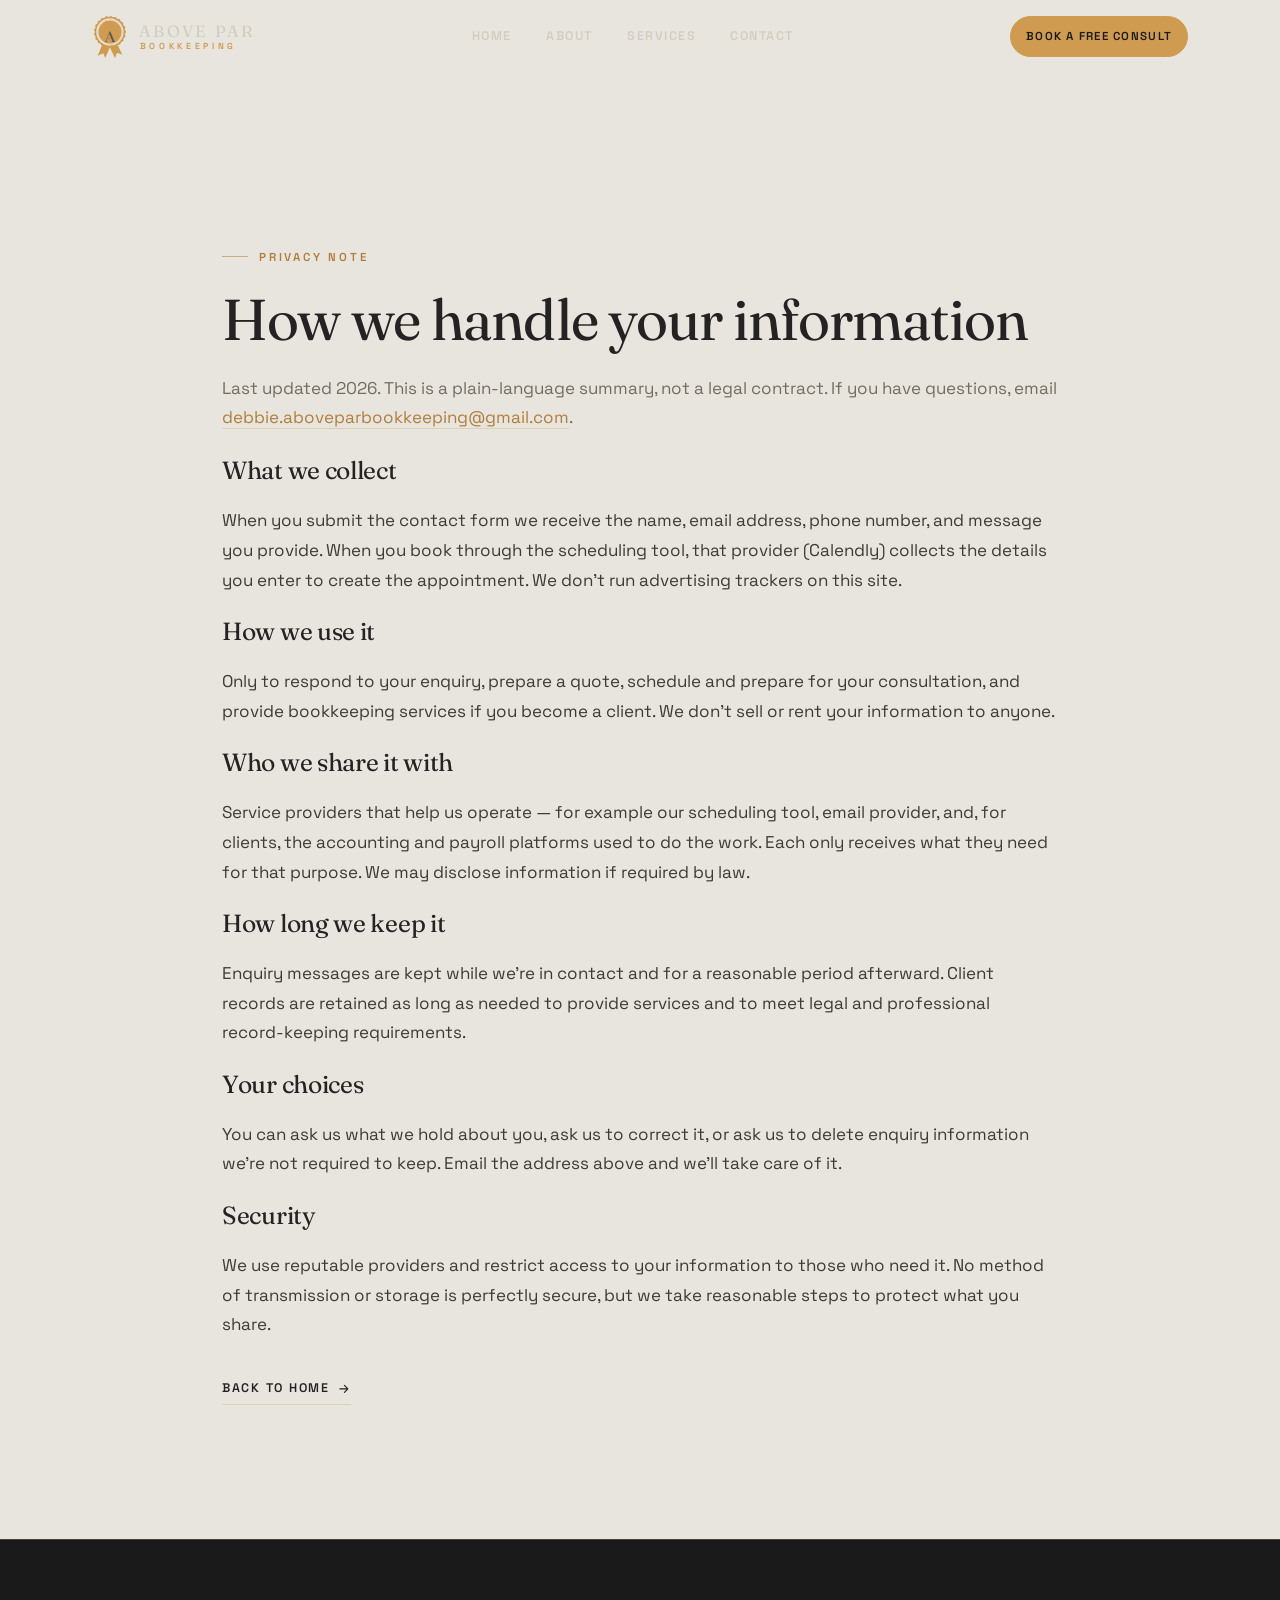
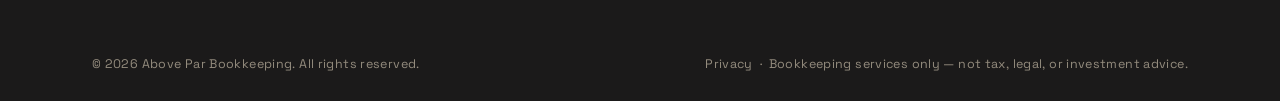
<file: privacy.html>
<!doctype html>
<html lang="en">
<head>
<meta charset="utf-8">
<meta name="viewport" content="width=device-width, initial-scale=1">
<title>Privacy Note | Above Par Bookkeeping DFW</title>
<meta name="description" content="How Above Par Bookkeeping protects your data while providing monthly bookkeeping, payroll, and QuickBooks/Xero services across Dallas-Fort Worth and remotely.">
<meta property="og:title" content="Privacy Note | Above Par Bookkeeping DFW">
<meta property="og:description" content="How Above Par Bookkeeping protects your data while providing monthly bookkeeping, payroll, and QuickBooks/Xero services across Dallas-Fort Worth and remotely.">
<link rel="canonical" href="https://aboveparbookkeeping.com/privacy.html">
<meta name="robots" content="noindex, follow">
<meta name="theme-color" content="#201e1d">
<link rel="icon" href="images/favicon.svg" type="image/svg+xml">
<link rel="preconnect" href="https://fonts.googleapis.com">
<link rel="preconnect" href="https://fonts.gstatic.com" crossorigin>
<link rel="preconnect" href="https://agency-dashboard-omega-red.vercel.app">
<link rel="preload" as="style" href="https://fonts.googleapis.com/css2?family=Fraunces:ital,opsz,wght@0,9..144,300;0,9..144,400;0,9..144,500;0,9..144,600&family=Space+Grotesk:wght@400;500;600;700&display=swap">
<link href="https://fonts.googleapis.com/css2?family=Fraunces:ital,opsz,wght@0,9..144,300;0,9..144,400;0,9..144,500;0,9..144,600&family=Space+Grotesk:wght@400;500;600;700&display=swap" rel="stylesheet" media="print" onload="this.media='all'">
<noscript><link href="https://fonts.googleapis.com/css2?family=Fraunces:ital,opsz,wght@0,9..144,300;0,9..144,400;0,9..144,500;0,9..144,600&family=Space+Grotesk:wght@400;500;600;700&display=swap" rel="stylesheet"></noscript>
<link rel="stylesheet" href="css/site.css">
</head>
<body>
<a class="skip-link" href="#main" style="position:absolute;left:-9999px">Skip to content</a>

<header class="site-header is-solid">
  <div class="wrap">
    <a class="brand" href="index.html" aria-label="Above Par Bookkeeping — home">
      <span class="brand__mark">
        <img class="m-light" src="images/mark-light.svg" alt="" width="36" height="44" decoding="async">
        <img class="m-dark" src="images/mark.svg" alt="" width="36" height="44" decoding="async">
      </span>
      <span class="brand__type"><span class="brand__name">Above Par</span><span class="brand__sub">Bookkeeping</span></span>
    </a>
    <nav class="nav" aria-label="Primary">
      <a href="index.html">Home</a>
      <a href="about.html">About</a>
      <a href="services.html">Services</a>
      <a href="contact.html">Contact</a>
    </nav>
    <div class="header-cta">
      <a class="btn btn--sm" href="contact.html#book" data-book>Book a Free Consult</a>
      <button class="nav-toggle" aria-label="Open menu" aria-expanded="false" aria-controls="mobileMenu"><span></span><span></span><span></span></button>
    </div>
  </div>
</header>
<div class="mobile-menu" id="mobileMenu">
  <a href="index.html">Home <span>01</span></a>
  <a href="about.html">About <span>02</span></a>
  <a href="services.html">Services <span>03</span></a>
  <a href="contact.html">Contact <span>04</span></a>
  <a href="contact.html#book" data-book>Book a Free Consult <span>&rarr;</span></a>
  <div class="mobile-menu__foot">
    <span>214&#8209;718&#8209;7845</span>
    <span>debbie.aboveparbookkeeping@gmail.com</span>
    <span>Dallas&ndash;Fort Worth &amp; remote nationwide</span>
  </div>
</div>

<main id="main" style="padding-top:calc(var(--header-h) + 3rem)">
  <section class="section">
    <div class="wrap-tight stack">
      <p class="kicker">Privacy note</p>
      <h1 class="h1" style="margin-top:.6rem">How we handle your information</h1>
      <p style="color:var(--muted)">Last updated <span data-year>2026</span>. This is a plain&#8209;language summary, not a legal contract. If you have questions, email <a href="mailto:debbie.aboveparbookkeeping@gmail.com" style="color:var(--gold-deep);border-bottom:1px solid var(--gold-line)">debbie.aboveparbookkeeping@gmail.com</a>.</p>

      <h2 class="h3" style="margin-top:1.5rem">What we collect</h2>
      <p>When you submit the contact form we receive the name, email address, phone number, and message you provide. When you book through the scheduling tool, that provider (Calendly) collects the details you enter to create the appointment. We don&rsquo;t run advertising trackers on this site.</p>

      <h2 class="h3">How we use it</h2>
      <p>Only to respond to your enquiry, prepare a quote, schedule and prepare for your consultation, and provide bookkeeping services if you become a client. We don&rsquo;t sell or rent your information to anyone.</p>

      <h2 class="h3">Who we share it with</h2>
      <p>Service providers that help us operate &mdash; for example our scheduling tool, email provider, and, for clients, the accounting and payroll platforms used to do the work. Each only receives what they need for that purpose. We may disclose information if required by law.</p>

      <h2 class="h3">How long we keep it</h2>
      <p>Enquiry messages are kept while we&rsquo;re in contact and for a reasonable period afterward. Client records are retained as long as needed to provide services and to meet legal and professional record&#8209;keeping requirements.</p>

      <h2 class="h3">Your choices</h2>
      <p>You can ask us what we hold about you, ask us to correct it, or ask us to delete enquiry information we&rsquo;re not required to keep. Email the address above and we&rsquo;ll take care of it.</p>

      <h2 class="h3">Security</h2>
      <p>We use reputable providers and restrict access to your information to those who need it. No method of transmission or storage is perfectly secure, but we take reasonable steps to protect what you share.</p>

      <p style="margin-top:2rem"><a class="link-more" href="index.html">Back to home
        <svg viewBox="0 0 24 24" fill="none" aria-hidden="true"><path d="M5 12h14M13 6l6 6-6 6" stroke="currentColor" stroke-width="2" stroke-linecap="round" stroke-linejoin="round"/></svg>
      </a></p>
    </div>
  </section>
</main>

<footer class="site-footer">
  <div class="wrap">
    <div class="footer-bar" style="margin-top:0;border-top:0">
      <span>&copy; <span data-year>2026</span> Above Par Bookkeeping. All rights reserved.</span>
      <span><a href="privacy.html">Privacy</a> &nbsp;&middot;&nbsp; Bookkeeping services only &mdash; not tax, legal, or investment advice.</span>
    </div>
  </div>
</footer>

<script src="js/site.js" defer></script>

<!-- Performance tracking -->
<script defer src="https://agency-dashboard-omega-red.vercel.app/t.js" data-site="above-par-bookkeeping"></script>
</body>
</html>
</file>
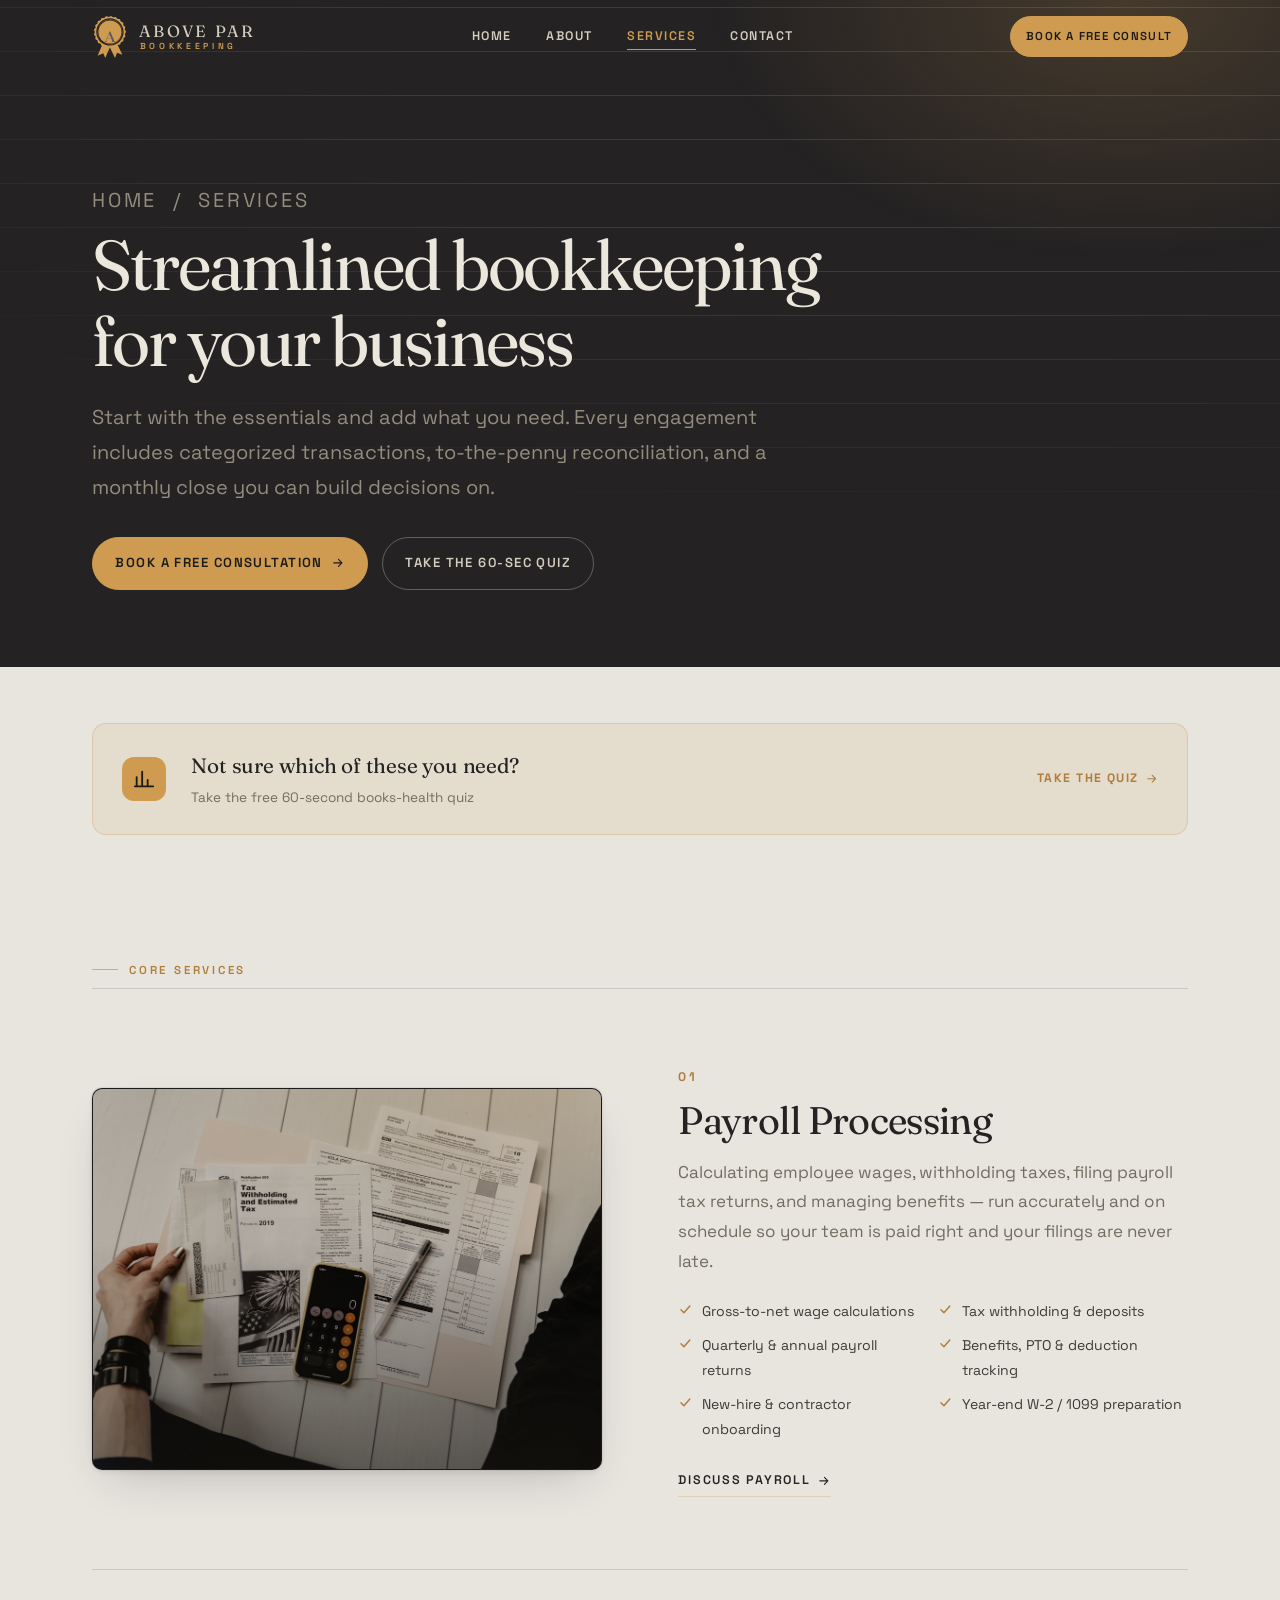
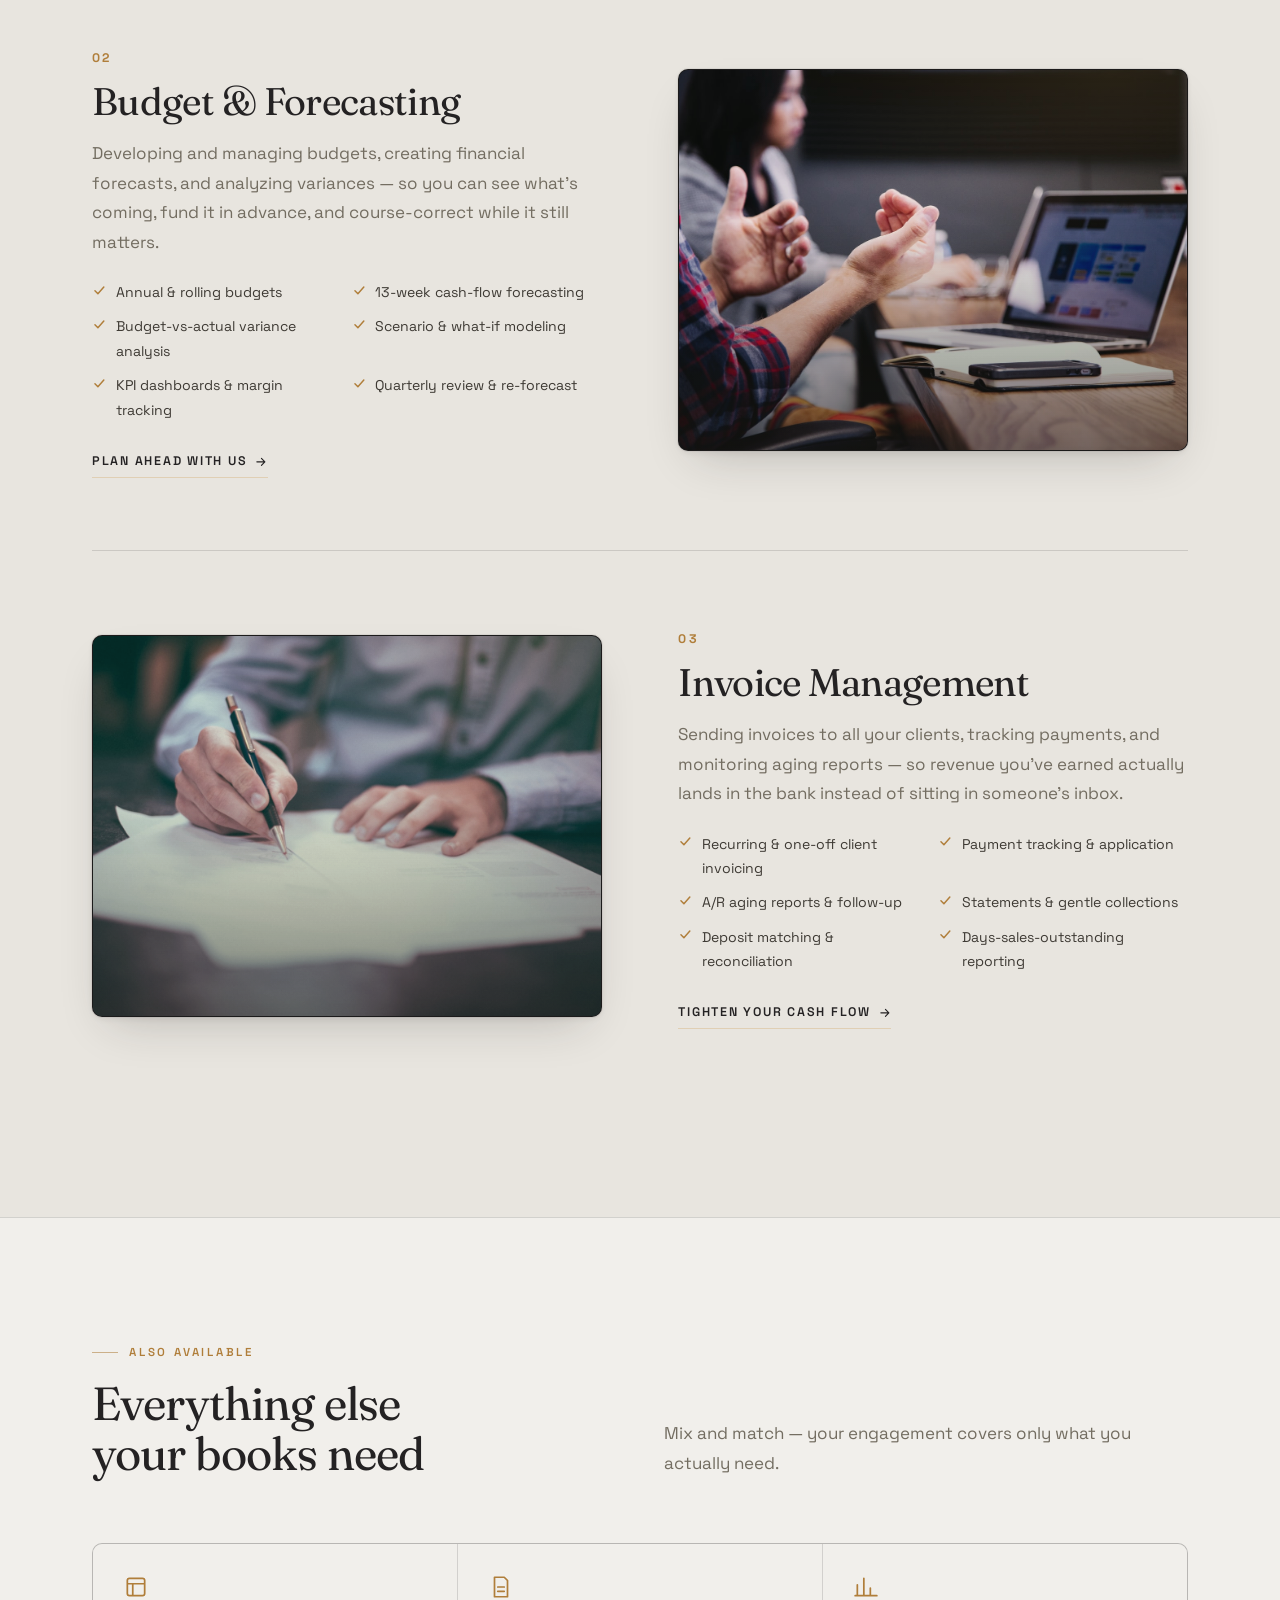
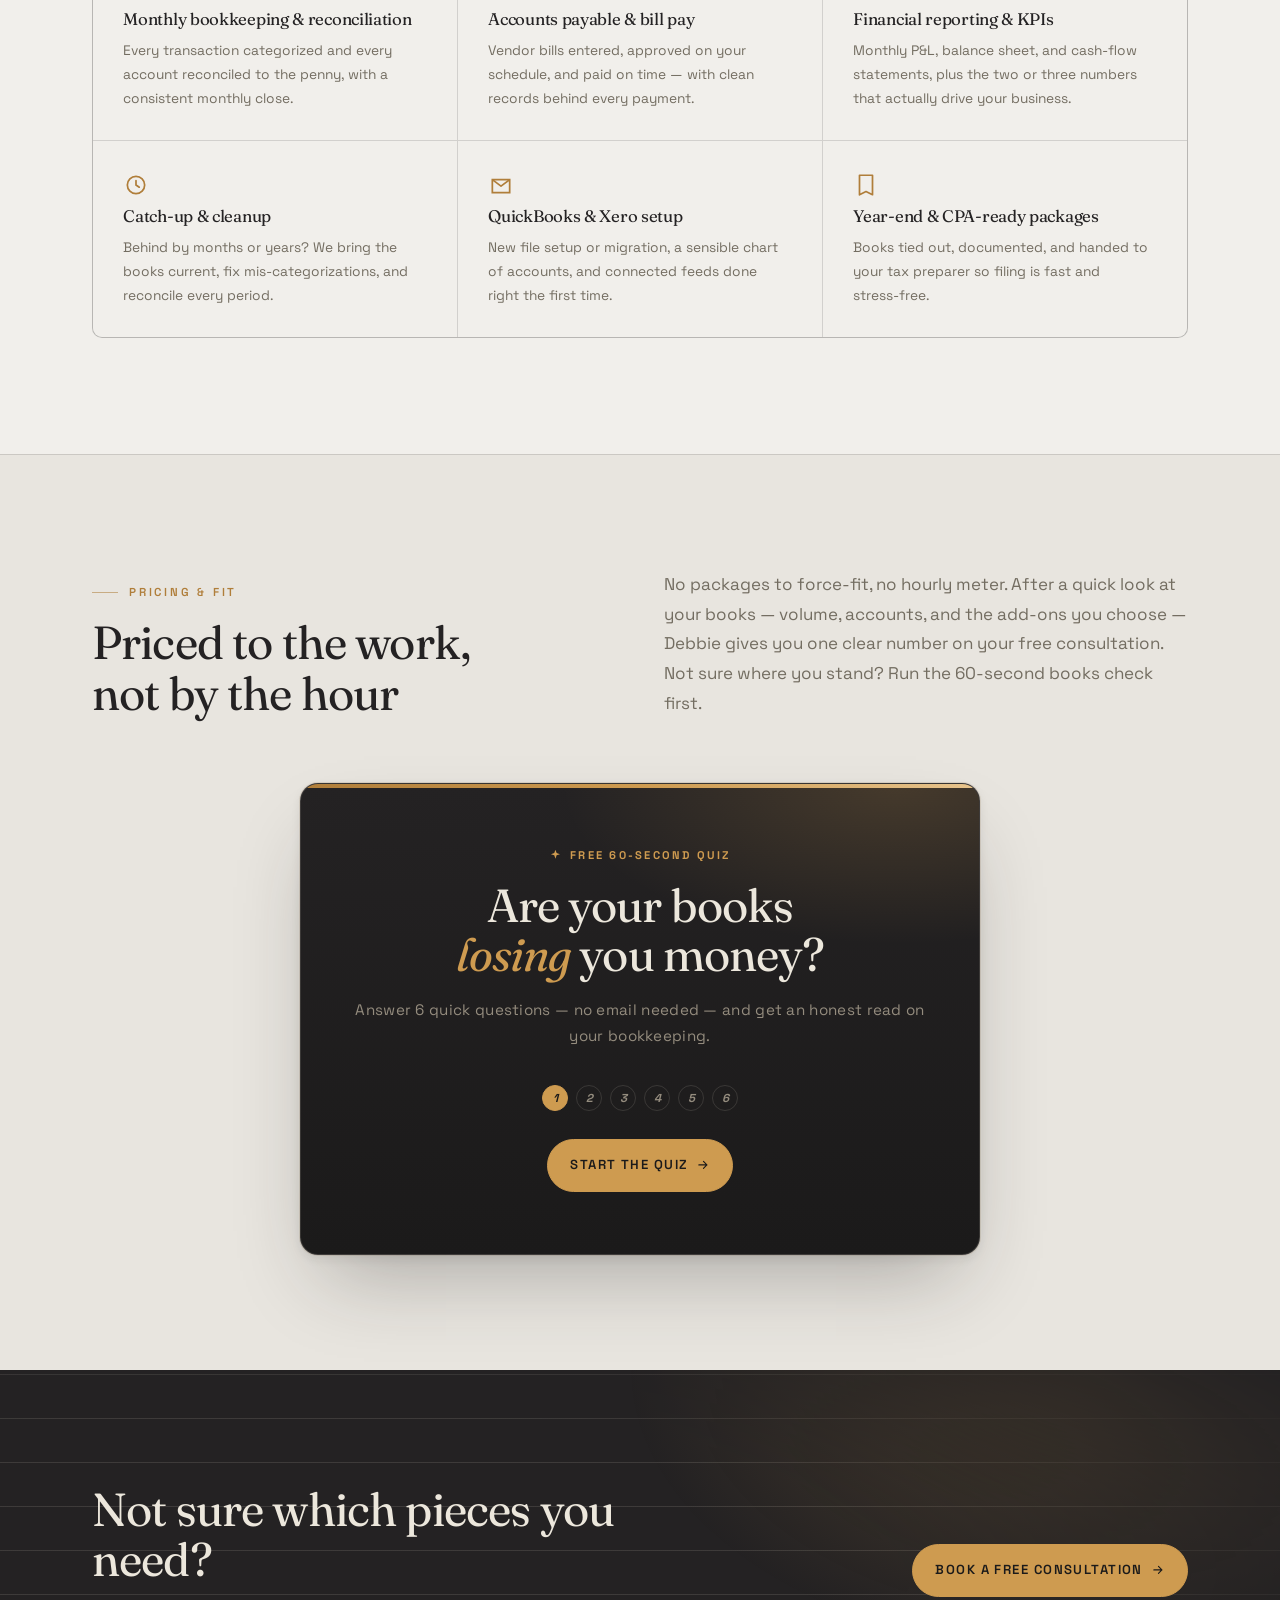
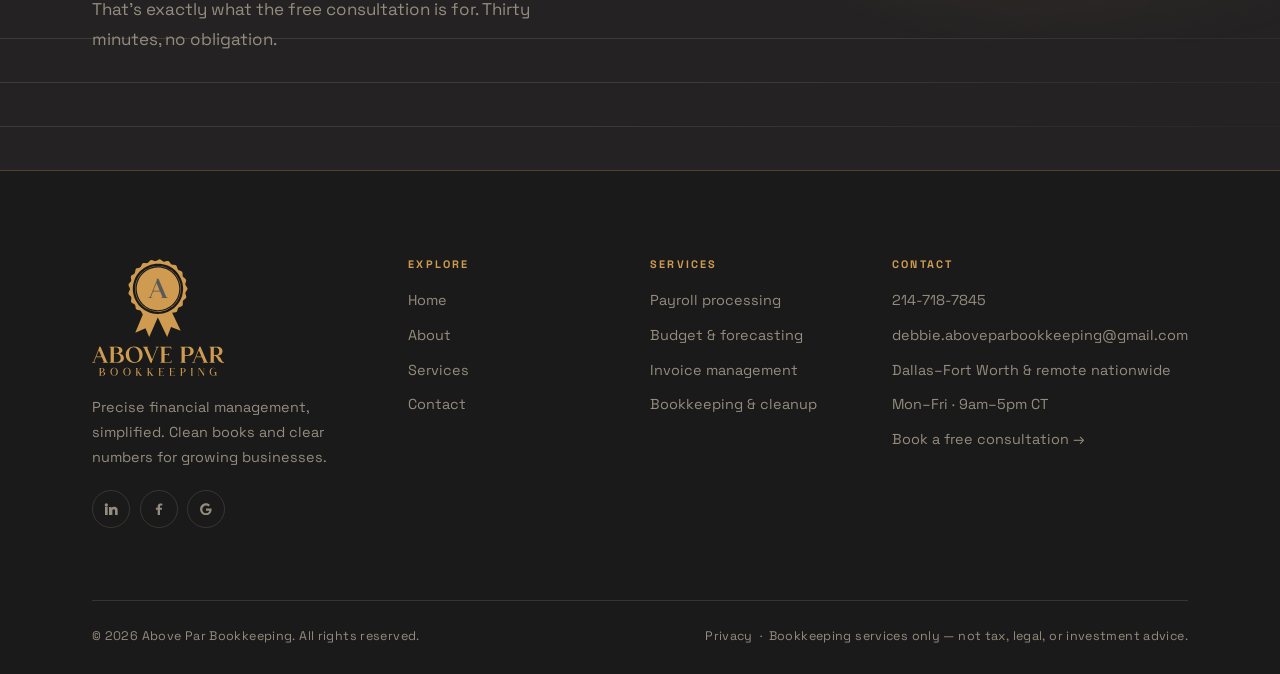
<file: services.html>
<!doctype html>
<html lang="en">
<head>
<meta charset="utf-8">
<meta name="viewport" content="width=device-width, initial-scale=1">
<title>Bookkeeping, Payroll & QuickBooks | Dallas–Fort Worth</title>
<meta name="description" content="Monthly bookkeeping, payroll, and QuickBooks/Xero support for Dallas–Fort Worth businesses, plus catch-up cleanup and remote bookkeeping nationwide.">
<meta name="keywords" content="bookkeeping services, payroll processing, budget and forecasting, invoice management, catch-up bookkeeping, QuickBooks cleanup, Dallas Fort Worth bookkeeper">
<meta name="author" content="Above Par Bookkeeping">
<meta name="robots" content="index, follow, max-image-preview:large, max-snippet:-1">
<link rel="canonical" href="https://aboveparbookkeeping.com/services.html">
<link rel="alternate" hreflang="en-us" href="https://aboveparbookkeeping.com/services.html">
<meta name="theme-color" content="#242223">
<meta name="geo.region" content="US-TX">
<meta name="geo.placename" content="Dallas–Fort Worth, Texas">
<meta property="og:type" content="website">
<meta property="og:site_name" content="Above Par Bookkeeping">
<meta property="og:locale" content="en_US">
<meta property="og:title" content="Bookkeeping, Payroll & QuickBooks — Above Par Bookkeeping">
<meta property="og:description" content="Monthly bookkeeping, payroll, and QuickBooks/Xero support for Dallas–Fort Worth businesses, plus catch-up cleanup and remote bookkeeping nationwide.">
<meta property="og:url" content="https://aboveparbookkeeping.com/services.html">
<meta property="og:image" content="https://aboveparbookkeeping.com/images/og-cover.png">
<meta property="og:image:width" content="1200">
<meta property="og:image:height" content="630">
<meta name="twitter:card" content="summary_large_image">
<meta name="twitter:image" content="https://aboveparbookkeeping.com/images/og-cover.png">
<link rel="icon" href="images/favicon.svg" type="image/svg+xml">
<link rel="preconnect" href="https://fonts.googleapis.com">
<link rel="preconnect" href="https://fonts.gstatic.com" crossorigin>
<link rel="preload" as="style" href="https://fonts.googleapis.com/css2?family=Fraunces:ital,opsz,wght@0,9..144,300;0,9..144,400;0,9..144,500;0,9..144,600;1,9..144,400;1,9..144,500&family=Space+Grotesk:wght@400;500;600;700&display=swap">
<link href="https://fonts.googleapis.com/css2?family=Fraunces:ital,opsz,wght@0,9..144,300;0,9..144,400;0,9..144,500;0,9..144,600;1,9..144,400;1,9..144,500&family=Space+Grotesk:wght@400;500;600;700&display=swap" rel="stylesheet" media="print" onload="this.media='all'">
<noscript><link href="https://fonts.googleapis.com/css2?family=Fraunces:ital,opsz,wght@0,9..144,300;0,9..144,400;0,9..144,500;0,9..144,600;1,9..144,400;1,9..144,500&family=Space+Grotesk:wght@400;500;600;700&display=swap" rel="stylesheet"></noscript>
<link rel="stylesheet" href="css/site.css">
<script type="application/ld+json">
{
  "@context":"https://schema.org",
  "@graph":[
    {"@type":"AccountingService","@id":"https://aboveparbookkeeping.com/#business","name":"Above Par Bookkeeping","url":"https://aboveparbookkeeping.com/","telephone":"+1-214-718-7845","priceRange":"$$","image":"https://aboveparbookkeeping.com/images/og-cover.png","address":{"@type":"PostalAddress","addressLocality":"Dallas","addressRegion":"TX","addressCountry":"US"},"areaServed":[{"@type":"AdministrativeArea","name":"Dallas–Fort Worth Metroplex"},{"@type":"Country","name":"United States"}],"aggregateRating":{"@type":"AggregateRating","ratingValue":"5","bestRating":"5","reviewCount":"1"},"sameAs":["https://www.linkedin.com/company/above-par-bookkeeping/","https://www.facebook.com/profile.php?id=61590942204847","https://share.google/vOsIL2xC95UJYuE14"]},
    {"@type":"Service","serviceType":"Payroll processing","name":"Payroll Processing","description":"Gross-to-net wage calculations, tax withholding and deposits, quarterly and annual payroll returns, and benefits administration — run accurately and on schedule.","provider":{"@id":"https://aboveparbookkeeping.com/#business"},"areaServed":{"@type":"Country","name":"United States"}},
    {"@type":"Service","serviceType":"Financial forecasting","name":"Budget and Forecasting","description":"Annual and rolling budgets, cash-flow forecasting, and budget-versus-actual variance analysis so you can see what is coming and plan for it.","provider":{"@id":"https://aboveparbookkeeping.com/#business"},"areaServed":{"@type":"Country","name":"United States"}},
    {"@type":"Service","serviceType":"Accounts receivable","name":"Invoice Management","description":"Client invoicing, payment tracking, and accounts-receivable aging and follow-up so revenue lands in the bank, not in limbo.","provider":{"@id":"https://aboveparbookkeeping.com/#business"},"areaServed":{"@type":"Country","name":"United States"}},
    {"@type":"Service","serviceType":"Bookkeeping","name":"Monthly Bookkeeping & Reconciliation","description":"Categorized transactions and to-the-penny reconciliation with a monthly close and plain-English reporting.","provider":{"@id":"https://aboveparbookkeeping.com/#business"},"areaServed":{"@type":"Country","name":"United States"}},
    {"@type":"Service","serviceType":"Catch-up bookkeeping","name":"Catch-up & Cleanup Bookkeeping","description":"Bringing books that are months or years behind fully current and reconciled before ongoing monthly service begins.","provider":{"@id":"https://aboveparbookkeeping.com/#business"},"areaServed":{"@type":"Country","name":"United States"}}
  ]
}
</script>
<script type="application/ld+json">
{
  "@context":"https://schema.org","@type":"BreadcrumbList",
  "itemListElement":[
    {"@type":"ListItem","position":1,"name":"Home","item":"https://aboveparbookkeeping.com/"},
    {"@type":"ListItem","position":2,"name":"Services","item":"https://aboveparbookkeeping.com/services.html"}
  ]
}
</script>
</head>
<body>
<a class="skip-link" href="#main" style="position:absolute;left:-9999px">Skip to content</a>

<header class="site-header">
  <div class="wrap">
    <a class="brand" href="index.html" aria-label="Above Par Bookkeeping — home">
      <span class="brand__mark">
        <img class="m-light" src="images/mark-light.svg" alt="" width="36" height="44">
        <img class="m-dark" src="images/mark.svg" alt="" width="36" height="44">
      </span>
      <span class="brand__type"><span class="brand__name">Above Par</span><span class="brand__sub">Bookkeeping</span></span>
    </a>
    <nav class="nav" aria-label="Primary">
      <a href="index.html">Home</a>
      <a href="about.html">About</a>
      <a href="services.html" aria-current="page">Services</a>
      <a href="contact.html">Contact</a>
    </nav>
    <div class="header-cta">
      <a class="btn btn--sm" href="contact.html#book" data-book>Book a Free Consult</a>
      <button class="nav-toggle" aria-label="Open menu" aria-expanded="false" aria-controls="mobileMenu"><span></span><span></span><span></span></button>
    </div>
  </div>
</header>
<div class="mobile-menu" id="mobileMenu">
  <a href="index.html">Home <span>01</span></a>
  <a href="about.html">About <span>02</span></a>
  <a href="services.html">Services <span>03</span></a>
  <a href="contact.html">Contact <span>04</span></a>
  <a href="contact.html#book" data-book>Book a Free Consult <span>&rarr;</span></a>
  <div class="mobile-menu__foot">
    <span>214&#8209;718&#8209;7845</span>
    <span>debbie.aboveparbookkeeping@gmail.com</span>
    <span>Dallas&ndash;Fort Worth &amp; remote nationwide</span>
  </div>
</div>

<main id="main">

  <section class="phero">
    <div class="phero__bg"></div>
    <div class="wrap">
      <p class="phero__crumbs rv"><a href="index.html">Home</a> &nbsp;/&nbsp; Services</p>
      <h1 class="rv rv-d1">Streamlined bookkeeping<br>for your business</h1>
      <p class="rv rv-d2">Start with the essentials and add what you need. Every engagement includes categorized transactions, to&#8209;the&#8209;penny reconciliation, and a monthly close you can build decisions on.</p>
      <div class="hero__cta rv rv-d3" style="margin-top:2rem">
        <a class="btn" href="contact.html#book" data-book>Book a free consultation
          <svg viewBox="0 0 24 24" fill="none" aria-hidden="true"><path d="M5 12h14M13 6l6 6-6 6" stroke="currentColor" stroke-width="2" stroke-linecap="round" stroke-linejoin="round"/></svg>
        </a>
        <a class="btn btn--ghost" href="#quiz">Take the 60&#8209;sec quiz</a>
      </div>
    </div>
  </section>

  <div class="wrap rv" style="margin-top:clamp(2.4rem,5vw,3.5rem)">
    <a class="quiz-cta" href="#quiz">
      <span class="quiz-cta__icon"><svg viewBox="0 0 24 24" fill="none" aria-hidden="true"><path d="M4 20V10M10 20V4M16 20v-7M22 20H2" stroke="currentColor" stroke-width="2" stroke-linecap="round"/></svg></span>
      <span class="quiz-cta__text"><b>Not sure which of these you need?</b><span>Take the free 60&#8209;second books&#8209;health quiz</span></span>
      <span class="quiz-cta__go">Take the quiz <svg viewBox="0 0 24 24" fill="none" aria-hidden="true"><path d="M5 12h14M13 6l6 6-6 6" stroke="currentColor" stroke-width="2" stroke-linecap="round" stroke-linejoin="round"/></svg></span>
    </a>
  </div>

  <!-- CORE SERVICES -->
  <section class="section" id="core">
    <div class="wrap">
      <p class="kicker rv" style="margin-bottom:.5rem">Core services</p>

      <div class="svc" id="payroll">
        <div>
          <span class="svc__no">01</span>
          <h2>Payroll Processing</h2>
          <p style="color:var(--muted)">Calculating employee wages, withholding taxes, filing payroll tax returns, and managing benefits &mdash; run accurately and on schedule so your team is paid right and your filings are never late.</p>
          <ul class="svc__list">
            <li><svg viewBox="0 0 20 20" fill="none"><path d="M4 10.5l4 4 8-9" stroke="currentColor" stroke-width="2" stroke-linecap="round" stroke-linejoin="round"/></svg>Gross&#8209;to&#8209;net wage calculations</li>
            <li><svg viewBox="0 0 20 20" fill="none"><path d="M4 10.5l4 4 8-9" stroke="currentColor" stroke-width="2" stroke-linecap="round" stroke-linejoin="round"/></svg>Tax withholding &amp; deposits</li>
            <li><svg viewBox="0 0 20 20" fill="none"><path d="M4 10.5l4 4 8-9" stroke="currentColor" stroke-width="2" stroke-linecap="round" stroke-linejoin="round"/></svg>Quarterly &amp; annual payroll returns</li>
            <li><svg viewBox="0 0 20 20" fill="none"><path d="M4 10.5l4 4 8-9" stroke="currentColor" stroke-width="2" stroke-linecap="round" stroke-linejoin="round"/></svg>Benefits, PTO &amp; deduction tracking</li>
            <li><svg viewBox="0 0 20 20" fill="none"><path d="M4 10.5l4 4 8-9" stroke="currentColor" stroke-width="2" stroke-linecap="round" stroke-linejoin="round"/></svg>New&#8209;hire &amp; contractor onboarding</li>
            <li><svg viewBox="0 0 20 20" fill="none"><path d="M4 10.5l4 4 8-9" stroke="currentColor" stroke-width="2" stroke-linecap="round" stroke-linejoin="round"/></svg>Year&#8209;end W&#8209;2 / 1099 preparation</li>
          </ul>
          <a class="link-more" href="contact.html#book" data-book>Discuss payroll
            <svg viewBox="0 0 24 24" fill="none" aria-hidden="true"><path d="M5 12h14M13 6l6 6-6 6" stroke="currentColor" stroke-width="2" stroke-linecap="round" stroke-linejoin="round"/></svg>
          </a>
        </div>
        <figure class="svc__media rv">
          <img src="images/photos/desk-taxforms.jpg" alt="Payroll and tax paperwork with a calculator on a desk" loading="lazy" decoding="async">
        </figure>
      </div>

      <div class="svc" id="forecasting">
        <div>
          <span class="svc__no">02</span>
          <h2>Budget &amp; Forecasting</h2>
          <p style="color:var(--muted)">Developing and managing budgets, creating financial forecasts, and analyzing variances &mdash; so you can see what&rsquo;s coming, fund it in advance, and course&#8209;correct while it still matters.</p>
          <ul class="svc__list">
            <li><svg viewBox="0 0 20 20" fill="none"><path d="M4 10.5l4 4 8-9" stroke="currentColor" stroke-width="2" stroke-linecap="round" stroke-linejoin="round"/></svg>Annual &amp; rolling budgets</li>
            <li><svg viewBox="0 0 20 20" fill="none"><path d="M4 10.5l4 4 8-9" stroke="currentColor" stroke-width="2" stroke-linecap="round" stroke-linejoin="round"/></svg>13&#8209;week cash&#8209;flow forecasting</li>
            <li><svg viewBox="0 0 20 20" fill="none"><path d="M4 10.5l4 4 8-9" stroke="currentColor" stroke-width="2" stroke-linecap="round" stroke-linejoin="round"/></svg>Budget&#8209;vs&#8209;actual variance analysis</li>
            <li><svg viewBox="0 0 20 20" fill="none"><path d="M4 10.5l4 4 8-9" stroke="currentColor" stroke-width="2" stroke-linecap="round" stroke-linejoin="round"/></svg>Scenario &amp; what&#8209;if modeling</li>
            <li><svg viewBox="0 0 20 20" fill="none"><path d="M4 10.5l4 4 8-9" stroke="currentColor" stroke-width="2" stroke-linecap="round" stroke-linejoin="round"/></svg>KPI dashboards &amp; margin tracking</li>
            <li><svg viewBox="0 0 20 20" fill="none"><path d="M4 10.5l4 4 8-9" stroke="currentColor" stroke-width="2" stroke-linecap="round" stroke-linejoin="round"/></svg>Quarterly review &amp; re&#8209;forecast</li>
          </ul>
          <a class="link-more" href="contact.html#book" data-book>Plan ahead with us
            <svg viewBox="0 0 24 24" fill="none" aria-hidden="true"><path d="M5 12h14M13 6l6 6-6 6" stroke="currentColor" stroke-width="2" stroke-linecap="round" stroke-linejoin="round"/></svg>
          </a>
        </div>
        <figure class="svc__media rv">
          <img src="images/photos/meeting.jpg" alt="A planning conversation over a laptop and notebook" loading="lazy" decoding="async">
        </figure>
      </div>

      <div class="svc" id="invoicing">
        <div>
          <span class="svc__no">03</span>
          <h2>Invoice Management</h2>
          <p style="color:var(--muted)">Sending invoices to all your clients, tracking payments, and monitoring aging reports &mdash; so revenue you&rsquo;ve earned actually lands in the bank instead of sitting in someone&rsquo;s inbox.</p>
          <ul class="svc__list">
            <li><svg viewBox="0 0 20 20" fill="none"><path d="M4 10.5l4 4 8-9" stroke="currentColor" stroke-width="2" stroke-linecap="round" stroke-linejoin="round"/></svg>Recurring &amp; one&#8209;off client invoicing</li>
            <li><svg viewBox="0 0 20 20" fill="none"><path d="M4 10.5l4 4 8-9" stroke="currentColor" stroke-width="2" stroke-linecap="round" stroke-linejoin="round"/></svg>Payment tracking &amp; application</li>
            <li><svg viewBox="0 0 20 20" fill="none"><path d="M4 10.5l4 4 8-9" stroke="currentColor" stroke-width="2" stroke-linecap="round" stroke-linejoin="round"/></svg>A/R aging reports &amp; follow&#8209;up</li>
            <li><svg viewBox="0 0 20 20" fill="none"><path d="M4 10.5l4 4 8-9" stroke="currentColor" stroke-width="2" stroke-linecap="round" stroke-linejoin="round"/></svg>Statements &amp; gentle collections</li>
            <li><svg viewBox="0 0 20 20" fill="none"><path d="M4 10.5l4 4 8-9" stroke="currentColor" stroke-width="2" stroke-linecap="round" stroke-linejoin="round"/></svg>Deposit matching &amp; reconciliation</li>
            <li><svg viewBox="0 0 20 20" fill="none"><path d="M4 10.5l4 4 8-9" stroke="currentColor" stroke-width="2" stroke-linecap="round" stroke-linejoin="round"/></svg>Days&#8209;sales&#8209;outstanding reporting</li>
          </ul>
          <a class="link-more" href="contact.html#book" data-book>Tighten your cash flow
            <svg viewBox="0 0 24 24" fill="none" aria-hidden="true"><path d="M5 12h14M13 6l6 6-6 6" stroke="currentColor" stroke-width="2" stroke-linecap="round" stroke-linejoin="round"/></svg>
          </a>
        </div>
        <figure class="svc__media rv">
          <img src="images/photos/signing.jpg" alt="Signing off on a document at a desk" loading="lazy" decoding="async">
        </figure>
      </div>
    </div>
  </section>

  <!-- ALSO AVAILABLE -->
  <section class="section paper rule-top" id="more">
    <div class="wrap">
      <div class="sec-head">
        <div class="rv"><p class="kicker">Also available</p><h2 class="h2 sec-head__title">Everything else<br>your books need</h2></div>
        <p class="rv rv-d1" style="color:var(--muted)">Mix and match &mdash; your engagement covers only what you actually need.</p>
      </div>
      <div class="mini-grid">
        <div class="mini rv">
          <svg viewBox="0 0 24 24" fill="none"><rect x="4" y="4" width="16" height="16" rx="2" stroke="currentColor" stroke-width="1.6"/><path d="M4 9h16M9 9v11" stroke="currentColor" stroke-width="1.6"/></svg>
          <h3>Monthly bookkeeping &amp; reconciliation</h3><p>Every transaction categorized and every account reconciled to the penny, with a consistent monthly close.</p>
        </div>
        <div class="mini rv rv-d1">
          <svg viewBox="0 0 24 24" fill="none"><path d="M6 3h9l3 3v15H6z" stroke="currentColor" stroke-width="1.6" stroke-linejoin="round"/><path d="M9 12h6M9 16h6" stroke="currentColor" stroke-width="1.6" stroke-linecap="round"/></svg>
          <h3>Accounts payable &amp; bill pay</h3><p>Vendor bills entered, approved on your schedule, and paid on time &mdash; with clean records behind every payment.</p>
        </div>
        <div class="mini rv rv-d2">
          <svg viewBox="0 0 24 24" fill="none"><path d="M4 20V10M10 20V4M16 20v-7M22 20H2" stroke="currentColor" stroke-width="1.6" stroke-linecap="round"/></svg>
          <h3>Financial reporting &amp; KPIs</h3><p>Monthly P&amp;L, balance sheet, and cash&#8209;flow statements, plus the two or three numbers that actually drive your business.</p>
        </div>
        <div class="mini rv">
          <svg viewBox="0 0 24 24" fill="none"><circle cx="12" cy="12" r="8" stroke="currentColor" stroke-width="1.6"/><path d="M12 8v4l3 2" stroke="currentColor" stroke-width="1.6" stroke-linecap="round"/></svg>
          <h3>Catch&#8209;up &amp; cleanup</h3><p>Behind by months or years? We bring the books current, fix mis&#8209;categorizations, and reconcile every period.</p>
        </div>
        <div class="mini rv rv-d1">
          <svg viewBox="0 0 24 24" fill="none"><path d="M4 7h16v12H4z" stroke="currentColor" stroke-width="1.6"/><path d="M4 7l8 6 8-6" stroke="currentColor" stroke-width="1.6" stroke-linejoin="round"/></svg>
          <h3>QuickBooks &amp; Xero setup</h3><p>New file setup or migration, a sensible chart of accounts, and connected feeds done right the first time.</p>
        </div>
        <div class="mini rv rv-d2">
          <svg viewBox="0 0 24 24" fill="none"><path d="M6 3h12v18l-6-3-6 3z" stroke="currentColor" stroke-width="1.6" stroke-linejoin="round"/></svg>
          <h3>Year&#8209;end &amp; CPA&#8209;ready packages</h3><p>Books tied out, documented, and handed to your tax preparer so filing is fast and stress&#8209;free.</p>
        </div>
      </div>
    </div>
  </section>

  <!-- PRICING + QUIZ -->
  <section class="section rule-top" id="quiz">
    <div class="wrap">
      <div class="sec-head">
        <div class="rv"><p class="kicker">Pricing &amp; fit</p><h2 class="h2 sec-head__title">Priced to the work,<br>not by the hour</h2></div>
        <p class="rv rv-d1" style="color:var(--muted)">No packages to force&#8209;fit, no hourly meter. After a quick look at your books &mdash; volume, accounts, and the add&#8209;ons you choose &mdash; Debbie gives you one clear number on your free consultation. Not sure where you stand? Run the 60&#8209;second books check first.</p>
      </div>

      <div class="quiz rv rv-d1" data-quiz></div>
    </div>
  </section>

  <!-- CTA band -->
  <section class="section ink cta-band">
    <div class="cta-band__bg"></div>
    <div class="wrap">
      <div class="rv">
        <h2>Not sure which pieces you need?</h2>
        <p>That&rsquo;s exactly what the free consultation is for. Thirty minutes, no obligation.</p>
      </div>
      <a class="btn rv rv-d1" href="contact.html#book" data-book>Book a free consultation
        <svg viewBox="0 0 24 24" fill="none" aria-hidden="true"><path d="M5 12h14M13 6l6 6-6 6" stroke="currentColor" stroke-width="2" stroke-linecap="round" stroke-linejoin="round"/></svg>
      </a>
    </div>
  </section>

</main>

<footer class="site-footer">
  <div class="wrap">
    <div class="footer-grid">
      <div class="footer-brand">
        <img class="footer-brand__logo" src="images/logo-light.svg" alt="Above Par Bookkeeping" width="132" height="117">
        <p>Precise financial management, simplified. Clean books and clear numbers for growing businesses.</p>
        <div class="footer-social">
          <a href="https://www.linkedin.com/company/above-par-bookkeeping/" target="_blank" rel="noopener" aria-label="Above Par Bookkeeping on LinkedIn"><svg viewBox="0 0 24 24" fill="currentColor" aria-hidden="true"><path d="M4.98 3.5A2.5 2.5 0 1 1 5 8.5a2.5 2.5 0 0 1-.02-5zM3 9h4v12H3zM9 9h3.8v1.7h.05c.53-1 1.83-2.05 3.77-2.05C20.4 8.65 22 10.7 22 14.1V21h-4v-6c0-1.5-.53-2.5-1.87-2.5-1.02 0-1.63.69-1.9 1.35-.1.24-.13.57-.13.9V21H9z"/></svg></a>
          <a href="https://www.facebook.com/profile.php?id=61590942204847" target="_blank" rel="noopener" aria-label="Above Par Bookkeeping on Facebook"><svg viewBox="0 0 24 24" fill="currentColor" aria-hidden="true"><path d="M13.5 21v-8h2.7l.4-3h-3.1V8.1c0-.87.28-1.46 1.53-1.46H17V4.05C16.7 4 15.6 3.9 14.36 3.9c-2.6 0-4.36 1.58-4.36 4.48V10H7.3v3H10v8z"/></svg></a>
          <a href="https://share.google/vOsIL2xC95UJYuE14" target="_blank" rel="noopener" aria-label="Above Par Bookkeeping on Google">
            <svg viewBox="0 0 24 24" fill="currentColor" aria-hidden="true"><path d="M12 11v3.6h5.05c-.22 1.32-1.55 3.87-5.05 3.87-3.04 0-5.52-2.52-5.52-5.62S8.96 6.83 12 6.83c1.73 0 2.89.74 3.55 1.37l2.42-2.33C16.4 4.35 14.42 3.4 12 3.4 7.1 3.4 3.13 7.37 3.13 12.27S7.1 21.13 12 21.13c5.03 0 8.36-3.54 8.36-8.52 0-.57-.06-1.01-.14-1.45H12z"/></svg>
          </a>
        </div>
      </div>
      <div class="footer-col"><h4>Explore</h4><ul>
        <li><a href="index.html">Home</a></li><li><a href="about.html">About</a></li><li><a href="services.html">Services</a></li><li><a href="contact.html">Contact</a></li>
      </ul></div>
      <div class="footer-col"><h4>Services</h4><ul>
        <li><a href="services.html#payroll">Payroll processing</a></li><li><a href="services.html#forecasting">Budget &amp; forecasting</a></li><li><a href="services.html#invoicing">Invoice management</a></li><li><a href="services.html#more">Bookkeeping &amp; cleanup</a></li>
      </ul></div>
      <div class="footer-col"><h4>Contact</h4><ul>
        <li><a href="tel:+12147187845">214&#8209;718&#8209;7845</a></li>
        <li><a href="mailto:debbie.aboveparbookkeeping@gmail.com">debbie.aboveparbookkeeping@gmail.com</a></li>
        <li>Dallas&ndash;Fort Worth &amp; remote nationwide</li>
        <li>Mon&ndash;Fri &middot; 9am&ndash;5pm CT</li>
        <li><a href="contact.html#book" data-book>Book a free consultation &rarr;</a></li>
      </ul></div>
    </div>
    <div class="footer-bar">
      <span>&copy; <span data-year>2026</span> Above Par Bookkeeping. All rights reserved.</span>
      <span><a href="privacy.html">Privacy</a> &nbsp;&middot;&nbsp; Bookkeeping services only &mdash; not tax, legal, or investment advice.</span>
    </div>
  </div>
</footer>

<nav class="mbar" aria-label="Quick actions">
  <a class="mbar__call" href="tel:+12147187845" data-track="call"><svg viewBox="0 0 24 24" fill="none" aria-hidden="true"><path d="M6.6 10.8a15 15 0 0 0 6.6 6.6l2.2-2.2c.3-.3.7-.4 1-.2 1.1.4 2.3.6 3.5.6.6 0 1 .4 1 1V20c0 .6-.4 1-1 1A17 17 0 0 1 3 4c0-.6.4-1 1-1h3.6c.6 0 1 .4 1 1 0 1.2.2 2.4.6 3.5.1.4 0 .8-.3 1z" fill="currentColor"/></svg>Call</a>
  <a class="mbar__book" href="contact.html#book" data-book>Free Consult</a>
</nav>

<aside class="review-bubble" aria-label="Client review"></aside>

<script src="js/site.js" defer></script>

<!-- Performance tracking -->
<script defer src="https://agency-dashboard-omega-red.vercel.app/t.js" data-site="above-par-bookkeeping"></script>
</body>
</html>
</file>
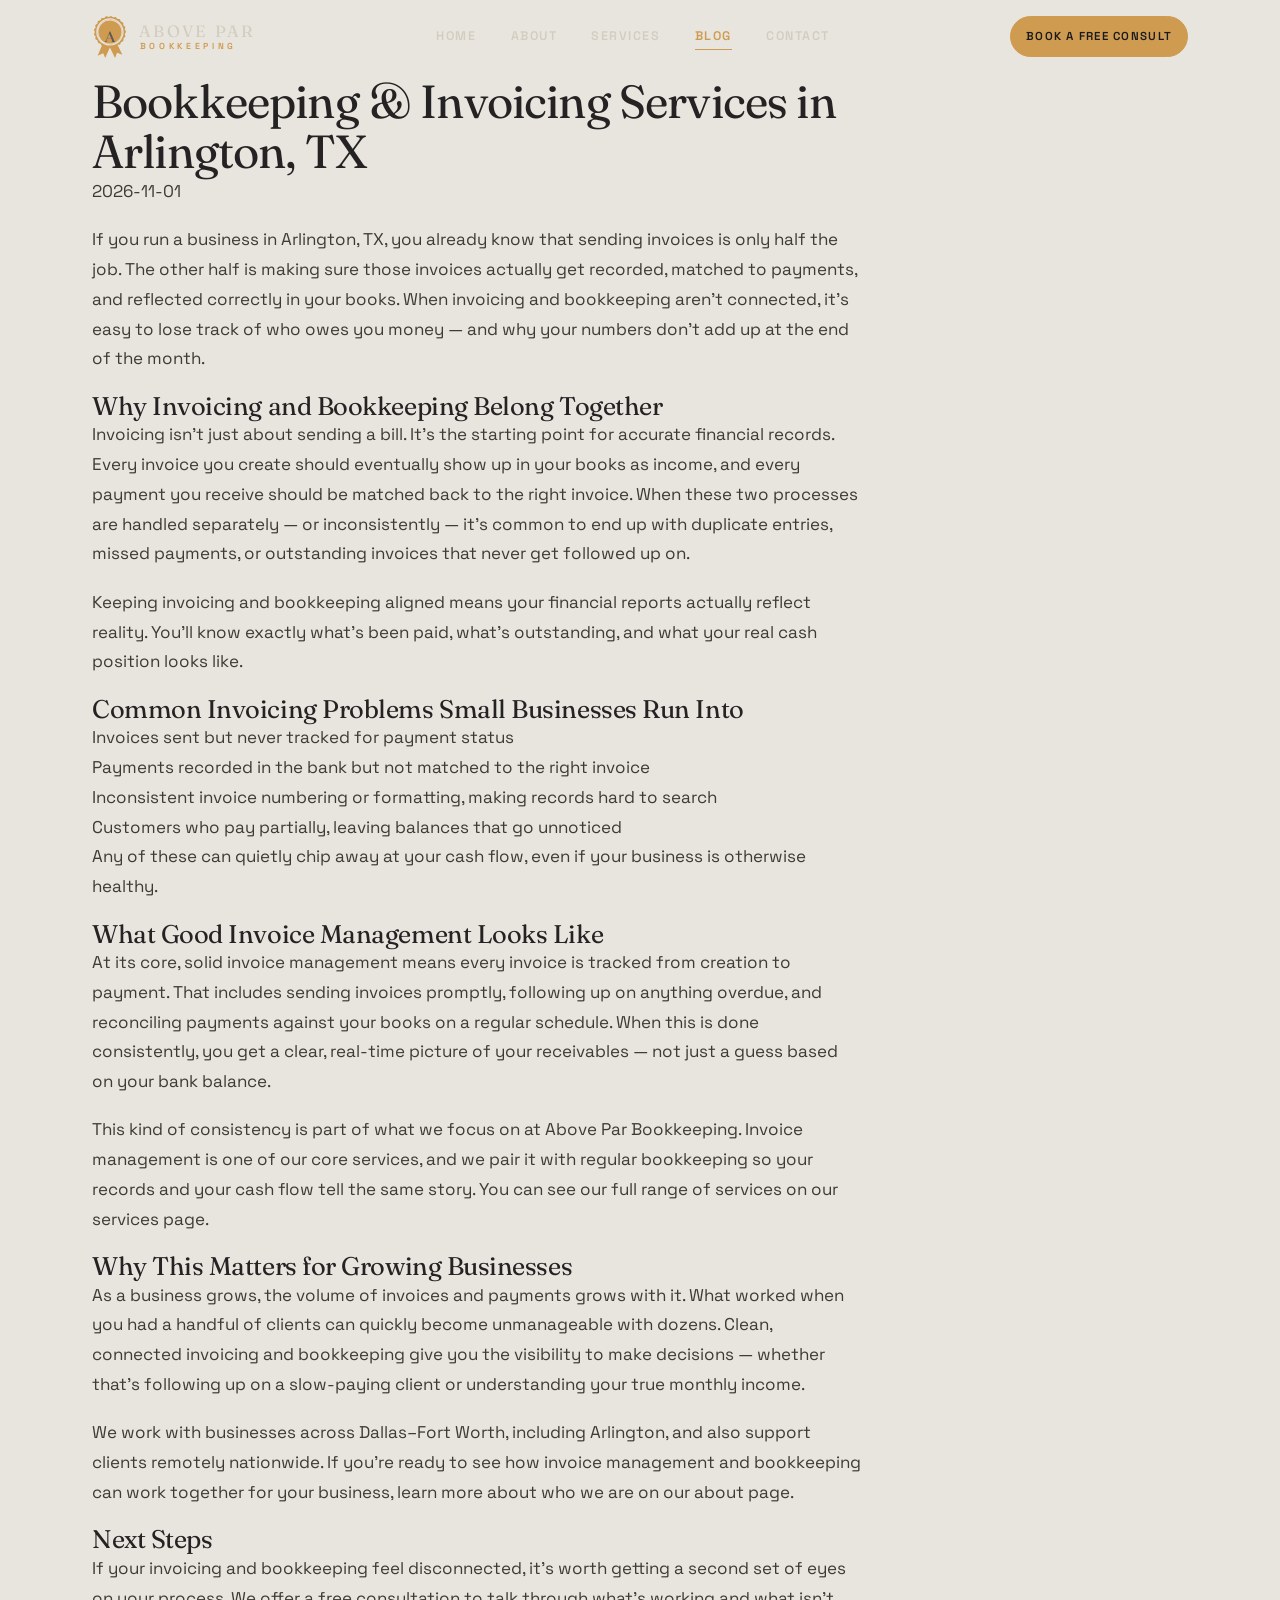
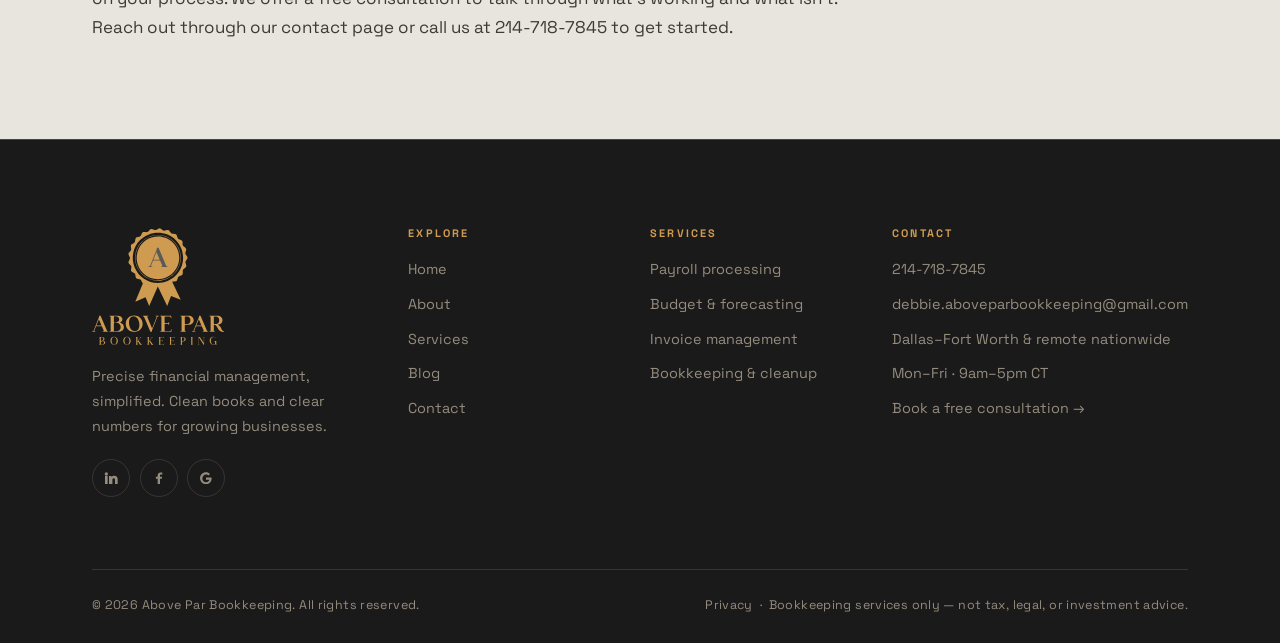
<file: blog/bookkeeping-invoicing-services-arlington-tx.html>
<!doctype html>
<html lang="en">
<head>
<meta charset="utf-8">
<meta name="viewport" content="width=device-width, initial-scale=1">
<title>Arlington TX Bookkeeping &amp; Invoicing Services | Above Par</title>
<meta name="description" content="Connecting invoicing with bookkeeping helps Arlington, TX businesses get paid faster and keep accurate books. Free consultation with Above Par Bookkeeping.">
<meta name="keywords" content="bookkeeping blog, small business finance, payroll tips, financial management">
<meta name="author" content="Above Par Bookkeeping">
<meta name="robots" content="index, follow, max-image-preview:large, max-snippet:-1, max-video-preview:-1">
<link rel="canonical" href="https://aboveparbookkeeping.com/blog/bookkeeping-invoicing-services-arlington-tx.html">
<link rel="alternate" hreflang="en-us" href="https://aboveparbookkeeping.com/blog/">
<meta name="theme-color" content="#242223">
<meta property="og:type" content="website">
<meta property="og:site_name" content="Above Par Bookkeeping">
<meta property="og:locale" content="en_US">
<meta property="og:title" content="Arlington TX Bookkeeping & Invoicing Services | Above Par">
<meta property="og:description" content="Connecting invoicing with bookkeeping helps Arlington, TX businesses get paid faster and keep accurate books. Free consultation with Above Par Bookkeeping.">
<meta property="og:url" content="https://aboveparbookkeeping.com/blog/">
<meta property="og:image" content="https://aboveparbookkeeping.com/images/og-cover.png">
<meta property="og:image:width" content="1200">
<meta property="og:image:height" content="630">
<meta name="twitter:card" content="summary_large_image">
<meta name="twitter:title" content="Blog | Above Par Bookkeeping">
<meta name="twitter:description" content="Insights on bookkeeping, payroll, and financial management for growing businesses.">
<meta name="twitter:image" content="https://aboveparbookkeeping.com/images/og-cover.png">
<link rel="icon" href="../images/favicon.svg" type="image/svg+xml">
<link rel="preconnect" href="https://fonts.googleapis.com">
<link rel="preconnect" href="https://fonts.gstatic.com" crossorigin>
<link rel="preconnect" href="https://agency-dashboard-omega-red.vercel.app">
<link rel="preload" as="style" href="https://fonts.googleapis.com/css2?family=Fraunces:ital,opsz,wght@0,9..144,300;0,9..144,400;0,9..144,500;0,9..144,600;1,9..144,400;1,9..144,500&family=Space+Grotesk:wght@400;500;600;700&display=swap">
<link href="https://fonts.googleapis.com/css2?family=Fraunces:ital,opsz,wght@0,9..144,300;0,9..144,400;0,9..144,500;0,9..144,600;1,9..144,400;1,9..144,500&family=Space+Grotesk:wght@400;500;600;700&display=swap" rel="stylesheet" media="print" onload="this.media='all'">
<noscript><link href="https://fonts.googleapis.com/css2?family=Fraunces:ital,opsz,wght@0,9..144,300;0,9..144,400;0,9..144,500;0,9..144,600;1,9..144,400;1,9..144,500&family=Space+Grotesk:wght@400;500;600;700&display=swap" rel="stylesheet"></noscript>
<link rel="preload" as="style" href="../css/site.css">
<link rel="stylesheet" href="../css/site.css" media="print" onload="this.media='all'">
<noscript><link rel="stylesheet" href="../css/site.css"></noscript>
<script type="application/ld+json">
{
  "@context": "https://schema.org",
  "@type": "Blog",
  "name": "Above Par Bookkeeping Blog",
  "description": "Insights on bookkeeping, payroll, and financial management for growing businesses.",
  "url": "https://aboveparbookkeeping.com/blog/",
  "publisher": {
    "@type": "Organization",
    "name": "Above Par Bookkeeping",
    "logo": "https://aboveparbookkeeping.com/images/logo.svg"
  }
}
</script>
<script type="application/ld+json">{"@context":"https://schema.org","@type":"Article","headline":"Bookkeeping & Invoicing Services in Arlington, TX","datePublished":"2026-11-01","description":"Learn how pairing invoice management with bookkeeping helps Arlington TX businesses get paid faster and keep accurate records.","mainEntityOfPage":"https://aboveparbookkeeping.com/blog/bookkeeping-invoicing-services-arlington-tx.html","author":{"@type":"Organization","name":"above-par-bookkeeping"},"publisher":{"@type":"Organization","name":"above-par-bookkeeping"}}</script>
</head>
<body>

<a class="skip-link" href="#main" style="position:absolute;left:-9999px">Skip to content</a>

<header class="site-header">
  <div class="wrap">
    <a class="brand" href="../index.html" aria-label="Above Par Bookkeeping — home">
      <span class="brand__mark">
        <img class="m-light" src="../images/mark-light.svg" alt="" width="36" height="44" decoding="async">
        <img class="m-dark" src="../images/mark.svg" alt="" width="36" height="44" decoding="async">
      </span>
      <span class="brand__type">
        <span class="brand__name">Above Par</span>
        <span class="brand__sub">Bookkeeping</span>
      </span>
    </a>
    <nav class="nav" aria-label="Primary">
      <a href="../index.html">Home</a>
      <a href="../about.html">About</a>
      <a href="../services.html">Services</a>
      <a href="index.html" aria-current="page">Blog</a>
      <a href="../contact.html">Contact</a>
    </nav>
    <div class="header-cta">
      <a data-track="book-consultation" class="btn btn--sm" href="../index.html#book" data-book>Book a Free Consult</a>
      <button class="nav-toggle" aria-label="Open menu" aria-expanded="false" aria-controls="mobileMenu"><span></span><span></span><span></span></button>
    </div>
  </div>
</header>

<div class="mobile-menu" id="mobileMenu">
  <a href="../index.html">Home <span>01</span></a>
  <a href="../about.html">About <span>02</span></a>
  <a href="../services.html">Services <span>03</span></a>
  <a href="index.html">Blog <span>04</span></a>
  <a href="../contact.html">Contact <span>05</span></a>
  <a data-track="book-consultation" href="../index.html#book" data-book>Book a Free Consult <span>&rarr;</span></a>
  <div class="mobile-menu__foot">
    <span>214&#8209;718&#8209;7845</span>
    <span>debbie.aboveparbookkeeping@gmail.com</span>
    <span>Dallas&ndash;Fort Worth &amp; remote nationwide</span>
  </div>
</div>

<main id="main">

<!-- BLOG-MAIN-START -->
 <section class="section section--tight"><div class="wrap"><article class="post" style="max-width:70ch"><h1 class="h2">Bookkeeping &amp; Invoicing Services in Arlington, TX</h1><p><time datetime="2026-11-01">2026-11-01</time></p>
<p>If you run a business in Arlington, TX, you already know that sending invoices is only half the job. The other half is making sure those invoices actually get recorded, matched to payments, and reflected correctly in your books. When invoicing and bookkeeping aren't connected, it's easy to lose track of who owes you money — and why your numbers don't add up at the end of the month.</p>

<h2>Why Invoicing and Bookkeeping Belong Together</h2>
<p>Invoicing isn't just about sending a bill. It's the starting point for accurate financial records. Every invoice you create should eventually show up in your books as income, and every payment you receive should be matched back to the right invoice. When these two processes are handled separately — or inconsistently — it's common to end up with duplicate entries, missed payments, or outstanding invoices that never get followed up on.</p>

<p>Keeping invoicing and bookkeeping aligned means your financial reports actually reflect reality. You'll know exactly what's been paid, what's outstanding, and what your real cash position looks like.</p>

<h2>Common Invoicing Problems Small Businesses Run Into</h2>
<ul>
<li>Invoices sent but never tracked for payment status</li>
<li>Payments recorded in the bank but not matched to the right invoice</li>
<li>Inconsistent invoice numbering or formatting, making records hard to search</li>
<li>Customers who pay partially, leaving balances that go unnoticed</li>
</ul>
<p>Any of these can quietly chip away at your cash flow, even if your business is otherwise healthy.</p>

<h2>What Good Invoice Management Looks Like</h2>
<p>At its core, solid invoice management means every invoice is tracked from creation to payment. That includes sending invoices promptly, following up on anything overdue, and reconciling payments against your books on a regular schedule. When this is done consistently, you get a clear, real-time picture of your receivables — not just a guess based on your bank balance.</p>

<p>This kind of consistency is part of what we focus on at Above Par Bookkeeping. Invoice management is one of our core services, and we pair it with regular bookkeeping so your records and your cash flow tell the same story. You can see our full range of services on our <a href="/services.html">services page</a>.</p>

<h2>Why This Matters for Growing Businesses</h2>
<p>As a business grows, the volume of invoices and payments grows with it. What worked when you had a handful of clients can quickly become unmanageable with dozens. Clean, connected invoicing and bookkeeping give you the visibility to make decisions — whether that's following up on a slow-paying client or understanding your true monthly income.</p>

<p>We work with businesses across Dallas–Fort Worth, including Arlington, and also support clients remotely nationwide. If you're ready to see how invoice management and bookkeeping can work together for your business, learn more about who we are on our <a href="/about.html">about page</a>.</p>

<h2>Next Steps</h2>
<p>If your invoicing and bookkeeping feel disconnected, it's worth getting a second set of eyes on your process. We offer a free consultation to talk through what's working and what isn't. Reach out through our <a href="/contact.html">contact page</a> or call us at 214‑718‑7845 to get started.</p></article></div></section> 
<!-- BLOG-MAIN-END -->

</main>

<footer class="site-footer">
  <div class="wrap">
    <div class="footer-grid">
      <div class="footer-brand">
        <img class="footer-brand__logo" src="../images/logo-light.svg" alt="Above Par Bookkeeping" width="132" height="117" loading="lazy" decoding="async">
        <p>Precise financial management, simplified. Clean books and clear numbers for growing businesses.</p>
        <div class="footer-social">
          <a href="https://www.linkedin.com/company/above-par-bookkeeping/" target="_blank" rel="noopener" aria-label="Above Par Bookkeeping on LinkedIn">
            <svg viewBox="0 0 24 24" fill="currentColor" aria-hidden="true"><path d="M4.98 3.5A2.5 2.5 0 1 1 5 8.5a2.5 2.5 0 0 1-.02-5zM3 9h4v12H3zM9 9h3.8v1.7h.05c.53-1 1.83-2.05 3.77-2.05C20.4 8.65 22 10.7 22 14.1V21h-4v-6c0-1.5-.53-2.5-1.87-2.5-1.02 0-1.63.69-1.9 1.35-.1.24-.13.57-.13.9V21H9z"/></svg>
          </a>
          <a href="https://www.facebook.com/profile.php?id=61590942204847" target="_blank" rel="noopener" aria-label="Above Par Bookkeeping on Facebook">
            <svg viewBox="0 0 24 24" fill="currentColor" aria-hidden="true"><path d="M13.5 21v-8h2.7l.4-3h-3.1V8.1c0-.87.28-1.46 1.53-1.46H17V4.05C16.7 4 15.6 3.9 14.36 3.9c-2.6 0-4.36 1.58-4.36 4.48V10H7.3v3H10v8z"/></svg>
          </a>
          <a href="https://share.google/vOsIL2xC95UJYuE14" target="_blank" rel="noopener" aria-label="Above Par Bookkeeping on Google">
            <svg viewBox="0 0 24 24" fill="currentColor" aria-hidden="true"><path d="M12 11v3.6h5.05c-.22 1.32-1.55 3.87-5.05 3.87-3.04 0-5.52-2.52-5.52-5.62S8.96 6.83 12 6.83c1.73 0 2.89.74 3.55 1.37l2.42-2.33C16.4 4.35 14.42 3.4 12 3.4 7.1 3.4 3.13 7.37 3.13 12.27S7.1 21.13 12 21.13c5.03 0 8.36-3.54 8.36-8.52 0-.57-.06-1.01-.14-1.45H12z"/></svg>
          </a>
        </div>
      </div>
      <div class="footer-col">
        <h4>Explore</h4>
        <ul>
          <li><a href="../index.html">Home</a></li>
          <li><a href="../about.html">About</a></li>
          <li><a href="../services.html">Services</a></li>
          <li><a href="index.html">Blog</a></li>
          <li><a href="../contact.html">Contact</a></li>
        </ul>
      </div>
      <div class="footer-col">
        <h4>Services</h4>
        <ul>
          <li><a href="../services.html#payroll">Payroll processing</a></li>
          <li><a href="../services.html#forecasting">Budget &amp; forecasting</a></li>
          <li><a href="../services.html#invoicing">Invoice management</a></li>
          <li><a href="../services.html#more">Bookkeeping &amp; cleanup</a></li>
        </ul>
      </div>
      <div class="footer-col">
        <h4>Contact</h4>
        <ul>
          <li><a href="tel:+12147187845">214&#8209;718&#8209;7845</a></li>
          <li><a href="mailto:debbie.aboveparbookkeeping@gmail.com">debbie.aboveparbookkeeping@gmail.com</a></li>
          <li>Dallas&ndash;Fort Worth &amp; remote nationwide</li>
          <li>Mon&ndash;Fri &middot; 9am&ndash;5pm CT</li>
          <li><a data-track="book-consultation" href="../index.html#book" data-book>Book a free consultation &rarr;</a></li>
        </ul>
      </div>
    </div>
    <div class="footer-bar">
      <span>&copy; <span data-year>2026</span> Above Par Bookkeeping. All rights reserved.</span>
      <span><a href="../privacy.html">Privacy</a> &nbsp;&middot;&nbsp; Bookkeeping services only &mdash; not tax, legal, or investment advice.</span>
    </div>
  </div>
</footer>

<nav class="mbar" aria-label="Quick actions">
  <a class="mbar__call" href="tel:+12147187845" data-track="call">
    <svg viewBox="0 0 24 24" fill="none" aria-hidden="true"><path d="M6.6 10.8a15 15 0 0 0 6.6 6.6l2.2-2.2c.3-.3.7-.4 1-.2 1.1.4 2.3.6 3.5.6.6 0 1 .4 1 1V20c0 .6-.4 1-1 1A17 17 0 0 1 3 4c0-.6.4-1 1-1h3.6c.6 0 1 .4 1 1 0 1.2.2 2.4.6 3.5.1.4 0 .8-.3 1z" fill="currentColor"/></svg>
    Call
  </a>
  <a class="mbar__book" href="../index.html#book" data-book>Free Consult</a>
</nav>

<script src="../js/site.js" defer></script>

<!-- Performance tracking -->
<script defer src="https://agency-dashboard-omega-red.vercel.app/t.js" data-site="above-par-bookkeeping"></script>
</body>
</html>
</file>
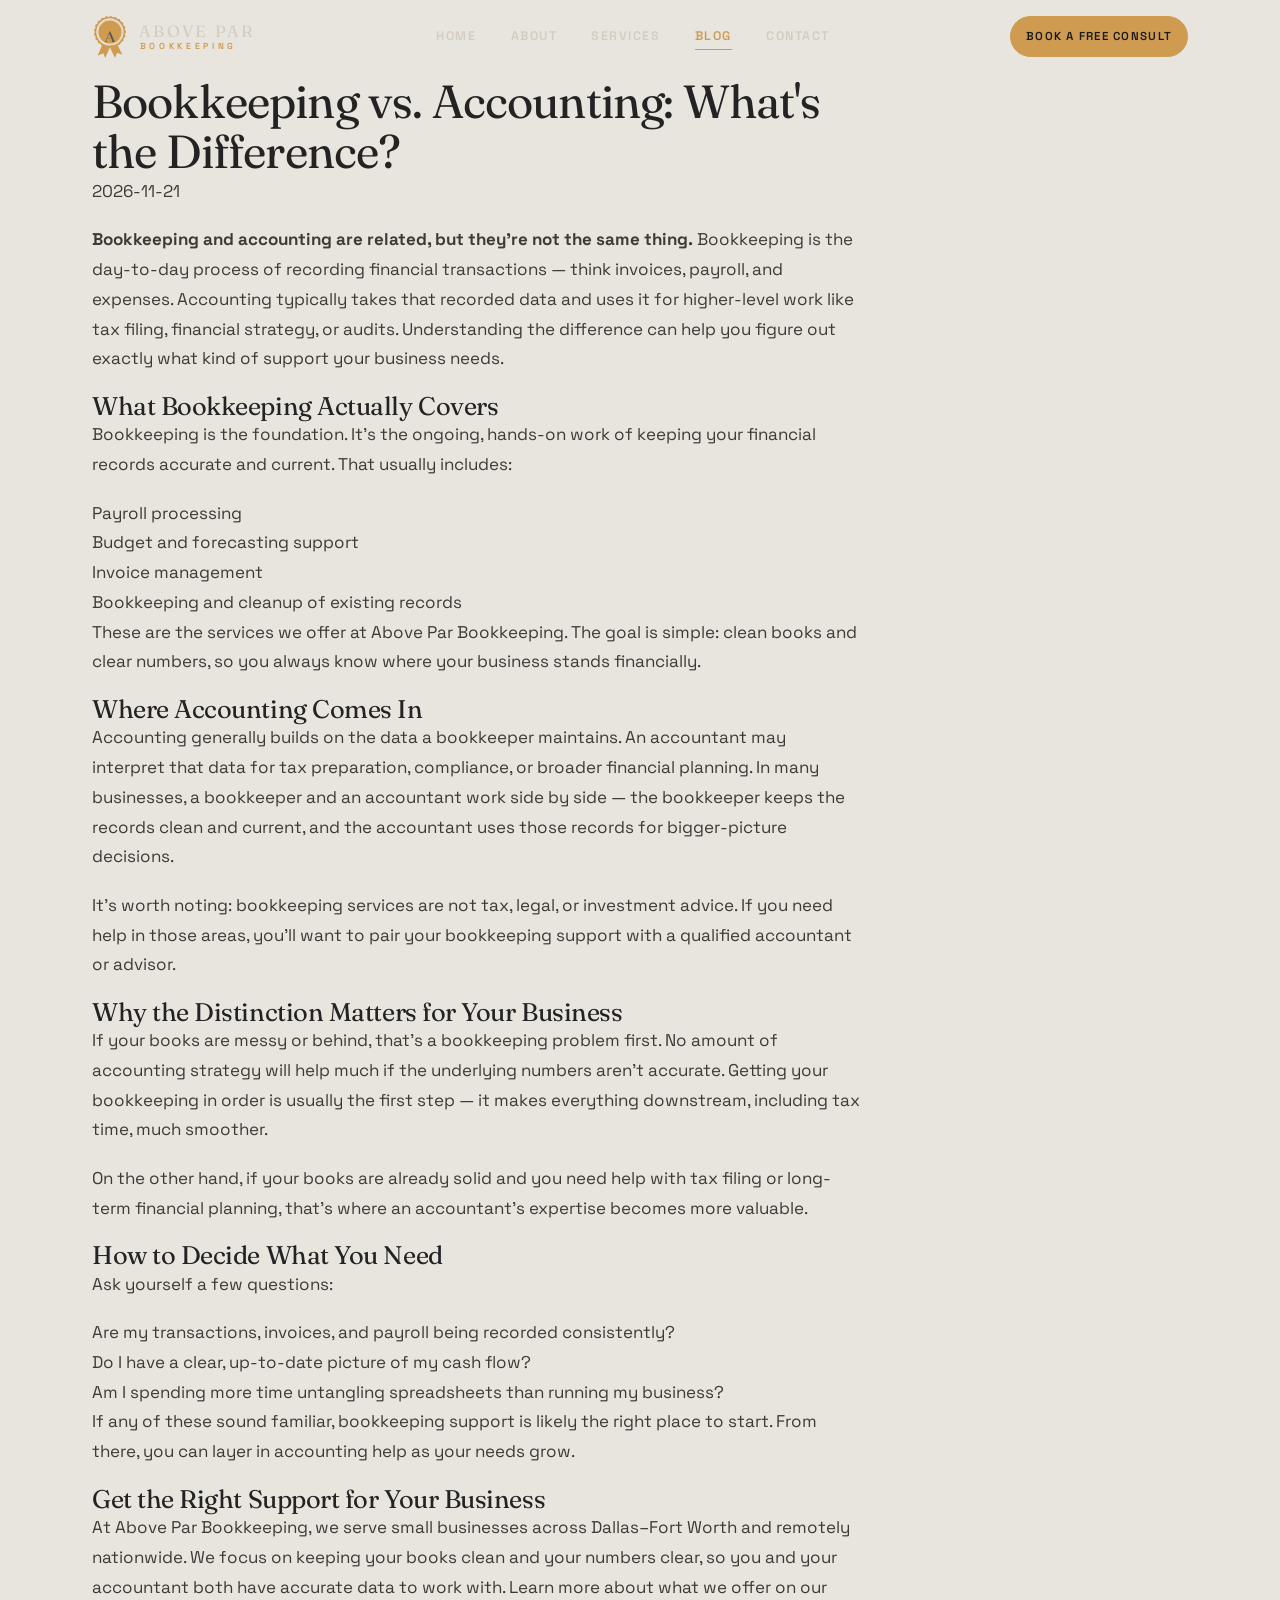
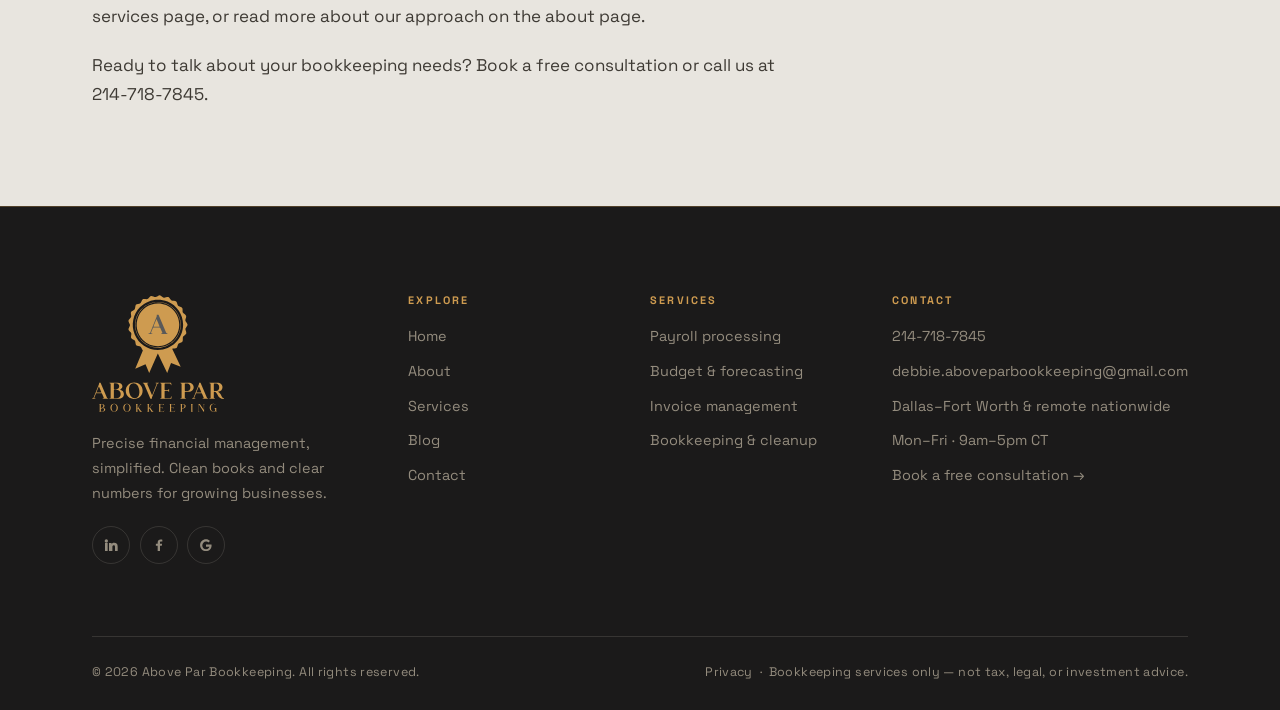
<file: blog/bookkeeping-vs-accounting-services.html>
<!doctype html>
<html lang="en">
<head>
<meta charset="utf-8">
<meta name="viewport" content="width=device-width, initial-scale=1">
<title>Bookkeeping vs. Accounting: Fort Worth & DFW Guide</title>
<meta name="description" content="Messy books or need tax help? See the real difference between a bookkeeper and accountant, plus how catch-up bookkeeping fits in for DFW small businesses.">
<meta name="keywords" content="bookkeeping blog, small business finance, payroll tips, financial management">
<meta name="author" content="Above Par Bookkeeping">
<meta name="robots" content="index, follow, max-image-preview:large, max-snippet:-1, max-video-preview:-1">
<link rel="canonical" href="https://aboveparbookkeeping.com/blog/bookkeeping-vs-accounting-services.html">
<link rel="alternate" hreflang="en-us" href="https://aboveparbookkeeping.com/blog/">
<meta name="theme-color" content="#242223">
<meta property="og:type" content="website">
<meta property="og:site_name" content="Above Par Bookkeeping">
<meta property="og:locale" content="en_US">
<meta property="og:title" content="Bookkeeping vs. Accounting: Fort Worth & DFW Guide">
<meta property="og:description" content="Messy books or need tax help? See the real difference between a bookkeeper and accountant, plus how catch-up bookkeeping fits in for DFW small businesses.">
<meta property="og:url" content="https://aboveparbookkeeping.com/blog/">
<meta property="og:image" content="https://aboveparbookkeeping.com/images/og-cover.png">
<meta property="og:image:width" content="1200">
<meta property="og:image:height" content="630">
<meta name="twitter:card" content="summary_large_image">
<meta name="twitter:title" content="Blog | Above Par Bookkeeping">
<meta name="twitter:description" content="Insights on bookkeeping, payroll, and financial management for growing businesses.">
<meta name="twitter:image" content="https://aboveparbookkeeping.com/images/og-cover.png">
<link rel="icon" href="../images/favicon.svg" type="image/svg+xml">
<link rel="preconnect" href="https://fonts.googleapis.com">
<link rel="preconnect" href="https://fonts.gstatic.com" crossorigin>
<link rel="preconnect" href="https://agency-dashboard-omega-red.vercel.app">
<link rel="preload" as="style" href="https://fonts.googleapis.com/css2?family=Fraunces:ital,opsz,wght@0,9..144,300;0,9..144,400;0,9..144,500;0,9..144,600;1,9..144,400;1,9..144,500&family=Space+Grotesk:wght@400;500;600;700&display=swap">
<link href="https://fonts.googleapis.com/css2?family=Fraunces:ital,opsz,wght@0,9..144,300;0,9..144,400;0,9..144,500;0,9..144,600;1,9..144,400;1,9..144,500&family=Space+Grotesk:wght@400;500;600;700&display=swap" rel="stylesheet" media="print" onload="this.media='all'">
<noscript><link href="https://fonts.googleapis.com/css2?family=Fraunces:ital,opsz,wght@0,9..144,300;0,9..144,400;0,9..144,500;0,9..144,600;1,9..144,400;1,9..144,500&family=Space+Grotesk:wght@400;500;600;700&display=swap" rel="stylesheet"></noscript>
<link rel="preload" as="style" href="../css/site.css">
<link rel="stylesheet" href="../css/site.css" media="print" onload="this.media='all'">
<noscript><link rel="stylesheet" href="../css/site.css"></noscript>
<script type="application/ld+json">
{
  "@context": "https://schema.org",
  "@type": "Blog",
  "name": "Above Par Bookkeeping Blog",
  "description": "Insights on bookkeeping, payroll, and financial management for growing businesses.",
  "url": "https://aboveparbookkeeping.com/blog/",
  "publisher": {
    "@type": "Organization",
    "name": "Above Par Bookkeeping",
    "logo": "https://aboveparbookkeeping.com/images/logo.svg"
  }
}
</script>
<script type="application/ld+json">{"@context":"https://schema.org","@type":"Article","headline":"Bookkeeping vs. Accounting: What's the Difference?","datePublished":"2026-11-21","description":"Not sure if you need a bookkeeper or an accountant? Here's a clear breakdown of what each does and how they work together.","mainEntityOfPage":"https://aboveparbookkeeping.com/blog/bookkeeping-vs-accounting-services.html","author":{"@type":"Organization","name":"above-par-bookkeeping"},"publisher":{"@type":"Organization","name":"above-par-bookkeeping"}}</script>
</head>
<body>

<a class="skip-link" href="#main" style="position:absolute;left:-9999px">Skip to content</a>

<header class="site-header">
  <div class="wrap">
    <a class="brand" href="../index.html" aria-label="Above Par Bookkeeping — home">
      <span class="brand__mark">
        <img class="m-light" src="../images/mark-light.svg" alt="" width="36" height="44" decoding="async">
        <img class="m-dark" src="../images/mark.svg" alt="" width="36" height="44" decoding="async">
      </span>
      <span class="brand__type">
        <span class="brand__name">Above Par</span>
        <span class="brand__sub">Bookkeeping</span>
      </span>
    </a>
    <nav class="nav" aria-label="Primary">
      <a href="../index.html">Home</a>
      <a href="../about.html">About</a>
      <a href="../services.html">Services</a>
      <a href="index.html" aria-current="page">Blog</a>
      <a href="../contact.html">Contact</a>
    </nav>
    <div class="header-cta">
      <a data-track="book-consultation" class="btn btn--sm" href="../index.html#book" data-book>Book a Free Consult</a>
      <button class="nav-toggle" aria-label="Open menu" aria-expanded="false" aria-controls="mobileMenu"><span></span><span></span><span></span></button>
    </div>
  </div>
</header>

<div class="mobile-menu" id="mobileMenu">
  <a href="../index.html">Home <span>01</span></a>
  <a href="../about.html">About <span>02</span></a>
  <a href="../services.html">Services <span>03</span></a>
  <a href="index.html">Blog <span>04</span></a>
  <a href="../contact.html">Contact <span>05</span></a>
  <a data-track="book-consultation" href="../index.html#book" data-book>Book a Free Consult <span>&rarr;</span></a>
  <div class="mobile-menu__foot">
    <span>214&#8209;718&#8209;7845</span>
    <span>debbie.aboveparbookkeeping@gmail.com</span>
    <span>Dallas&ndash;Fort Worth &amp; remote nationwide</span>
  </div>
</div>

<main id="main">

<!-- BLOG-MAIN-START -->
 <section class="section section--tight"><div class="wrap"><article class="post" style="max-width:70ch"><h1 class="h2">Bookkeeping vs. Accounting: What's the Difference?</h1><p><time datetime="2026-11-21">2026-11-21</time></p>
<p><strong>Bookkeeping and accounting are related, but they're not the same thing.</strong> Bookkeeping is the day-to-day process of recording financial transactions — think invoices, payroll, and expenses. Accounting typically takes that recorded data and uses it for higher-level work like tax filing, financial strategy, or audits. Understanding the difference can help you figure out exactly what kind of support your business needs.</p>

<h2>What Bookkeeping Actually Covers</h2>
<p>Bookkeeping is the foundation. It's the ongoing, hands-on work of keeping your financial records accurate and current. That usually includes:</p>
<ul>
<li>Payroll processing</li>
<li>Budget and forecasting support</li>
<li>Invoice management</li>
<li>Bookkeeping and cleanup of existing records</li>
</ul>
<p>These are the services we offer at Above Par Bookkeeping. The goal is simple: clean books and clear numbers, so you always know where your business stands financially.</p>

<h2>Where Accounting Comes In</h2>
<p>Accounting generally builds on the data a bookkeeper maintains. An accountant may interpret that data for tax preparation, compliance, or broader financial planning. In many businesses, a bookkeeper and an accountant work side by side — the bookkeeper keeps the records clean and current, and the accountant uses those records for bigger-picture decisions.</p>
<p>It's worth noting: bookkeeping services are not tax, legal, or investment advice. If you need help in those areas, you'll want to pair your bookkeeping support with a qualified accountant or advisor.</p>

<h2>Why the Distinction Matters for Your Business</h2>
<p>If your books are messy or behind, that's a bookkeeping problem first. No amount of accounting strategy will help much if the underlying numbers aren't accurate. Getting your bookkeeping in order is usually the first step — it makes everything downstream, including tax time, much smoother.</p>
<p>On the other hand, if your books are already solid and you need help with tax filing or long-term financial planning, that's where an accountant's expertise becomes more valuable.</p>

<h2>How to Decide What You Need</h2>
<p>Ask yourself a few questions:</p>
<ul>
<li>Are my transactions, invoices, and payroll being recorded consistently?</li>
<li>Do I have a clear, up-to-date picture of my cash flow?</li>
<li>Am I spending more time untangling spreadsheets than running my business?</li>
</ul>
<p>If any of these sound familiar, bookkeeping support is likely the right place to start. From there, you can layer in accounting help as your needs grow.</p>

<h2>Get the Right Support for Your Business</h2>
<p>At Above Par Bookkeeping, we serve small businesses across Dallas–Fort Worth and remotely nationwide. We focus on keeping your books clean and your numbers clear, so you and your accountant both have accurate data to work with. Learn more about what we offer on our <a href="/services.html">services page</a>, or read more about our approach on the <a href="/about.html">about page</a>.</p>
<p>Ready to talk about your bookkeeping needs? <a href="/contact.html">Book a free consultation</a> or call us at 214‑718‑7845.</p></article></div></section> 
<!-- BLOG-MAIN-END -->

</main>

<footer class="site-footer">
  <div class="wrap">
    <div class="footer-grid">
      <div class="footer-brand">
        <img class="footer-brand__logo" src="../images/logo-light.svg" alt="Above Par Bookkeeping logo" width="132" height="117" loading="lazy" decoding="async">
        <p>Precise financial management, simplified. Clean books and clear numbers for growing businesses.</p>
        <div class="footer-social">
          <a href="https://www.linkedin.com/company/above-par-bookkeeping/" target="_blank" rel="noopener" aria-label="Above Par Bookkeeping on LinkedIn">
            <svg viewBox="0 0 24 24" fill="currentColor" aria-hidden="true"><path d="M4.98 3.5A2.5 2.5 0 1 1 5 8.5a2.5 2.5 0 0 1-.02-5zM3 9h4v12H3zM9 9h3.8v1.7h.05c.53-1 1.83-2.05 3.77-2.05C20.4 8.65 22 10.7 22 14.1V21h-4v-6c0-1.5-.53-2.5-1.87-2.5-1.02 0-1.63.69-1.9 1.35-.1.24-.13.57-.13.9V21H9z"/></svg>
          </a>
          <a href="https://www.facebook.com/profile.php?id=61590942204847" target="_blank" rel="noopener" aria-label="Above Par Bookkeeping on Facebook">
            <svg viewBox="0 0 24 24" fill="currentColor" aria-hidden="true"><path d="M13.5 21v-8h2.7l.4-3h-3.1V8.1c0-.87.28-1.46 1.53-1.46H17V4.05C16.7 4 15.6 3.9 14.36 3.9c-2.6 0-4.36 1.58-4.36 4.48V10H7.3v3H10v8z"/></svg>
          </a>
          <a href="https://share.google/vOsIL2xC95UJYuE14" target="_blank" rel="noopener" aria-label="Above Par Bookkeeping on Google">
            <svg viewBox="0 0 24 24" fill="currentColor" aria-hidden="true"><path d="M12 11v3.6h5.05c-.22 1.32-1.55 3.87-5.05 3.87-3.04 0-5.52-2.52-5.52-5.62S8.96 6.83 12 6.83c1.73 0 2.89.74 3.55 1.37l2.42-2.33C16.4 4.35 14.42 3.4 12 3.4 7.1 3.4 3.13 7.37 3.13 12.27S7.1 21.13 12 21.13c5.03 0 8.36-3.54 8.36-8.52 0-.57-.06-1.01-.14-1.45H12z"/></svg>
          </a>
        </div>
      </div>
      <div class="footer-col">
        <h4>Explore</h4>
        <ul>
          <li><a href="../index.html">Home</a></li>
          <li><a href="../about.html">About</a></li>
          <li><a href="../services.html">Services</a></li>
          <li><a href="index.html">Blog</a></li>
          <li><a href="../contact.html">Contact</a></li>
        </ul>
      </div>
      <div class="footer-col">
        <h4>Services</h4>
        <ul>
          <li><a href="../services.html#payroll">Payroll processing</a></li>
          <li><a href="../services.html#forecasting">Budget &amp; forecasting</a></li>
          <li><a href="../services.html#invoicing">Invoice management</a></li>
          <li><a href="../services.html#more">Bookkeeping &amp; cleanup</a></li>
        </ul>
      </div>
      <div class="footer-col">
        <h4>Contact</h4>
        <ul>
          <li><a href="tel:+12147187845">214&#8209;718&#8209;7845</a></li>
          <li><a href="mailto:debbie.aboveparbookkeeping@gmail.com">debbie.aboveparbookkeeping@gmail.com</a></li>
          <li>Dallas&ndash;Fort Worth &amp; remote nationwide</li>
          <li>Mon&ndash;Fri &middot; 9am&ndash;5pm CT</li>
          <li><a data-track="book-consultation" href="../index.html#book" data-book>Book a free consultation &rarr;</a></li>
        </ul>
      </div>
    </div>
    <div class="footer-bar">
      <span>&copy; <span data-year>2026</span> Above Par Bookkeeping. All rights reserved.</span>
      <span><a href="../privacy.html">Privacy</a> &nbsp;&middot;&nbsp; Bookkeeping services only &mdash; not tax, legal, or investment advice.</span>
    </div>
  </div>
</footer>

<nav class="mbar" aria-label="Quick actions">
  <a class="mbar__call" href="tel:+12147187845" data-track="call">
    <svg viewBox="0 0 24 24" fill="none" aria-hidden="true"><path d="M6.6 10.8a15 15 0 0 0 6.6 6.6l2.2-2.2c.3-.3.7-.4 1-.2 1.1.4 2.3.6 3.5.6.6 0 1 .4 1 1V20c0 .6-.4 1-1 1A17 17 0 0 1 3 4c0-.6.4-1 1-1h3.6c.6 0 1 .4 1 1 0 1.2.2 2.4.6 3.5.1.4 0 .8-.3 1z" fill="currentColor"/></svg>
    Call
  </a>
  <a class="mbar__book" href="../index.html#book" data-book>Free Consult</a>
</nav>

<script src="../js/site.js" defer></script>

<!-- Performance tracking -->
<script defer src="https://agency-dashboard-omega-red.vercel.app/t.js" data-site="above-par-bookkeeping"></script>
</body>
</html>
</file>
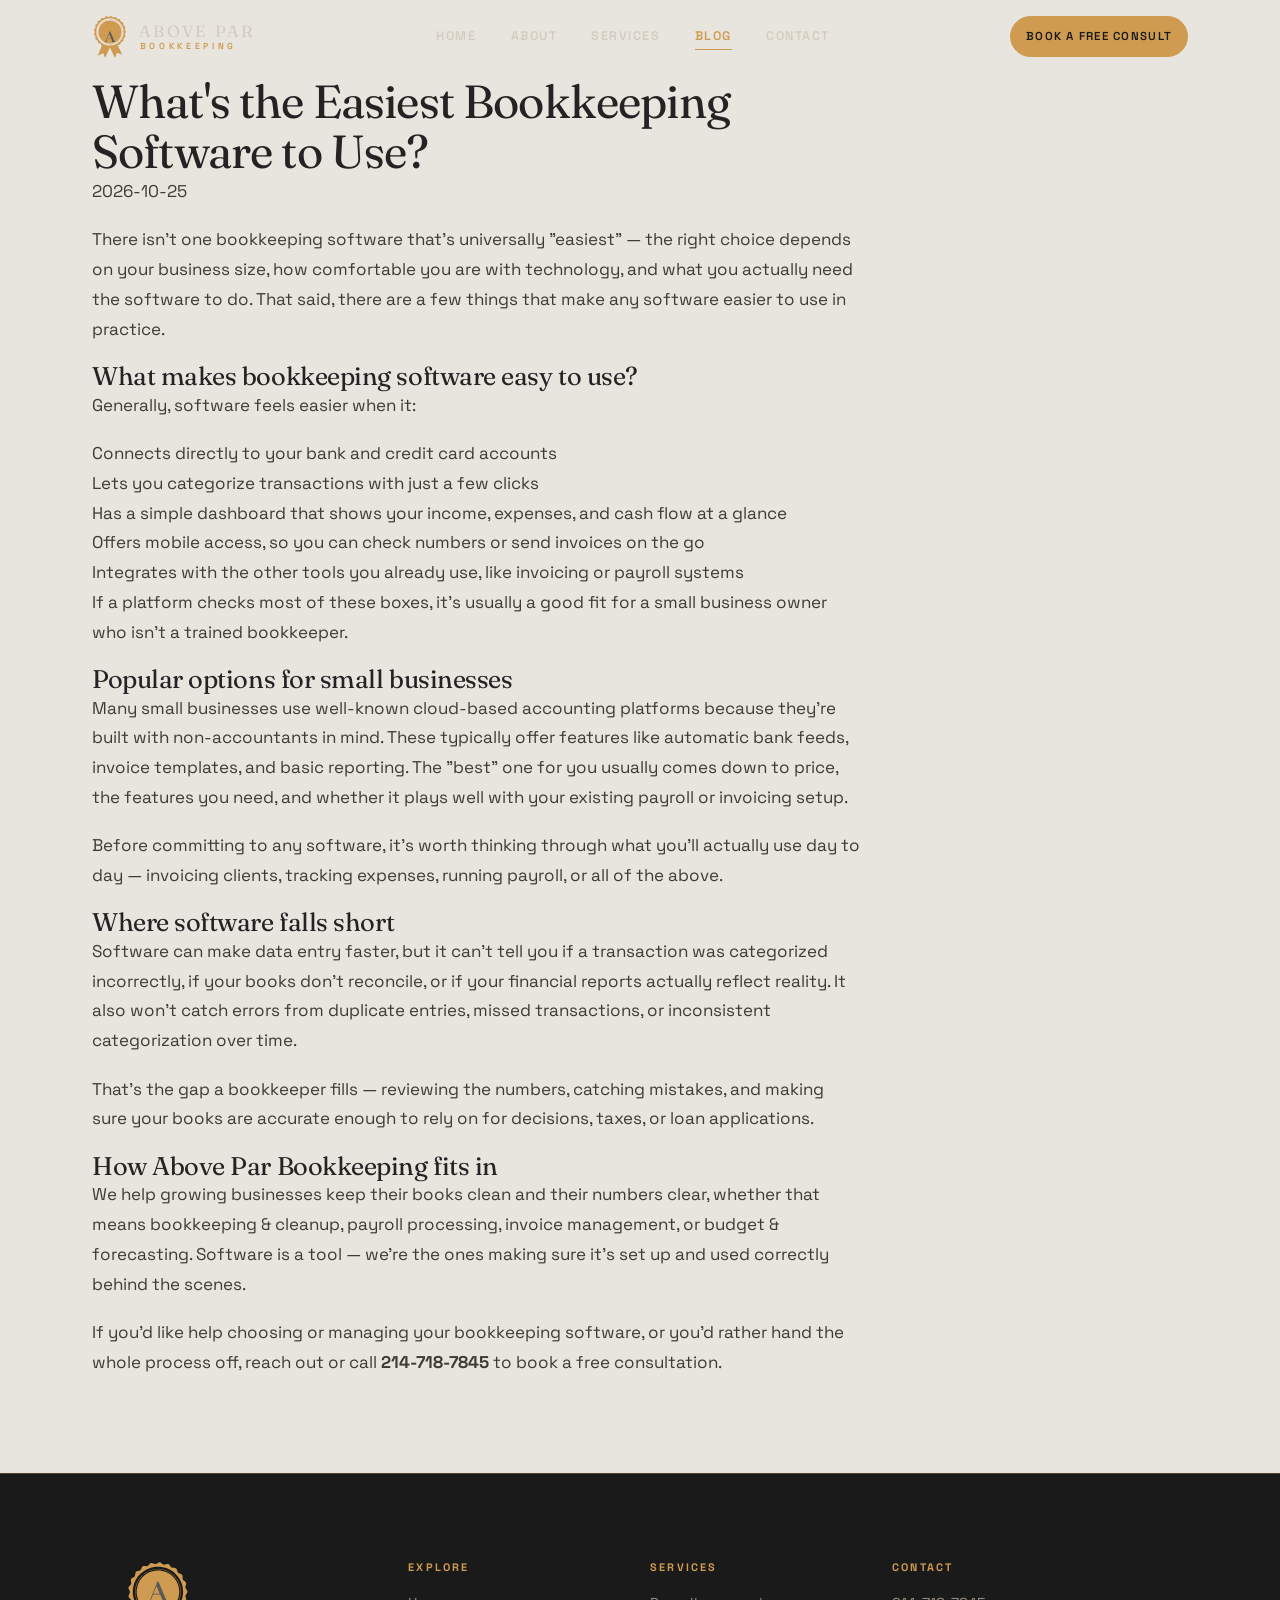
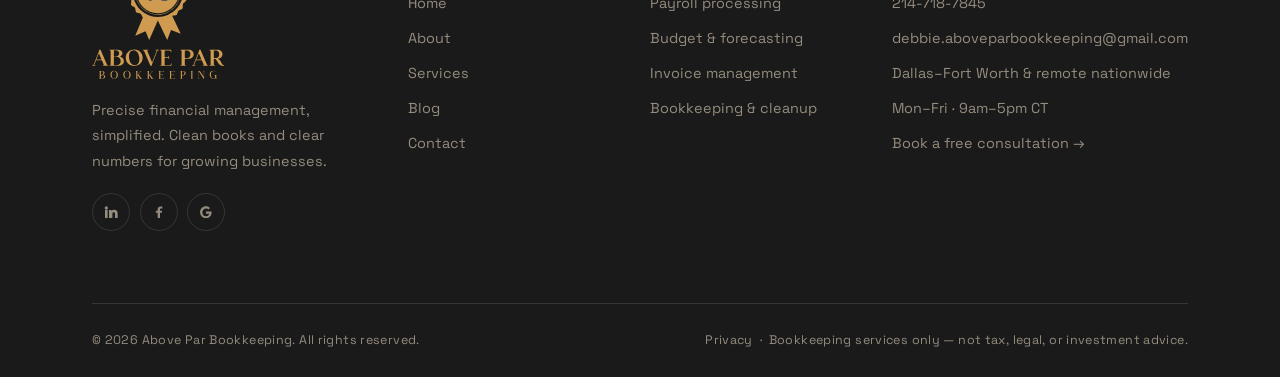
<file: blog/easiest-bookkeeping-software-small-business.html>
<!doctype html>
<html lang="en">
<head>
<meta charset="utf-8">
<meta name="viewport" content="width=device-width, initial-scale=1">
<title>QuickBooks Online Bookkeeper in Dallas Explains Software</title>
<meta name="description" content="A Dallas QuickBooks Online bookkeeper breaks down what makes software easy to use and when outsourced bookkeeping for DFW small businesses makes sense.">
<meta name="keywords" content="bookkeeping blog, small business finance, payroll tips, financial management">
<meta name="author" content="Above Par Bookkeeping">
<meta name="robots" content="index, follow, max-image-preview:large, max-snippet:-1, max-video-preview:-1">
<link rel="canonical" href="https://aboveparbookkeeping.com/blog/easiest-bookkeeping-software-small-business.html">
<link rel="alternate" hreflang="en-us" href="https://aboveparbookkeeping.com/blog/">
<meta name="theme-color" content="#242223">
<meta property="og:type" content="website">
<meta property="og:site_name" content="Above Par Bookkeeping">
<meta property="og:locale" content="en_US">
<meta property="og:title" content="QuickBooks Online Bookkeeper in Dallas Explains Software">
<meta property="og:description" content="A Dallas QuickBooks Online bookkeeper breaks down what makes software easy to use and when outsourced bookkeeping for DFW small businesses makes sense.">
<meta property="og:url" content="https://aboveparbookkeeping.com/blog/">
<meta property="og:image" content="https://aboveparbookkeeping.com/images/og-cover.png">
<meta property="og:image:width" content="1200">
<meta property="og:image:height" content="630">
<meta name="twitter:card" content="summary_large_image">
<meta name="twitter:title" content="Blog | Above Par Bookkeeping">
<meta name="twitter:description" content="Insights on bookkeeping, payroll, and financial management for growing businesses.">
<meta name="twitter:image" content="https://aboveparbookkeeping.com/images/og-cover.png">
<link rel="icon" href="../images/favicon.svg" type="image/svg+xml">
<link rel="preconnect" href="https://fonts.googleapis.com">
<link rel="preconnect" href="https://fonts.gstatic.com" crossorigin>
<link rel="preconnect" href="https://agency-dashboard-omega-red.vercel.app">
<link rel="preload" as="style" href="https://fonts.googleapis.com/css2?family=Fraunces:ital,opsz,wght@0,9..144,300;0,9..144,400;0,9..144,500;0,9..144,600;1,9..144,400;1,9..144,500&family=Space+Grotesk:wght@400;500;600;700&display=swap">
<link href="https://fonts.googleapis.com/css2?family=Fraunces:ital,opsz,wght@0,9..144,300;0,9..144,400;0,9..144,500;0,9..144,600;1,9..144,400;1,9..144,500&family=Space+Grotesk:wght@400;500;600;700&display=swap" rel="stylesheet" media="print" onload="this.media='all'">
<noscript><link href="https://fonts.googleapis.com/css2?family=Fraunces:ital,opsz,wght@0,9..144,300;0,9..144,400;0,9..144,500;0,9..144,600;1,9..144,400;1,9..144,500&family=Space+Grotesk:wght@400;500;600;700&display=swap" rel="stylesheet"></noscript>
<link rel="preload" as="style" href="../css/site.css">
<link rel="stylesheet" href="../css/site.css" media="print" onload="this.media='all'">
<noscript><link rel="stylesheet" href="../css/site.css"></noscript>
<script type="application/ld+json">
{
  "@context": "https://schema.org",
  "@type": "Blog",
  "name": "Above Par Bookkeeping Blog",
  "description": "Insights on bookkeeping, payroll, and financial management for growing businesses.",
  "url": "https://aboveparbookkeeping.com/blog/",
  "publisher": {
    "@type": "Organization",
    "name": "Above Par Bookkeeping",
    "logo": "https://aboveparbookkeeping.com/images/logo.svg"
  }
}
</script>
<script type="application/ld+json">{"@context":"https://schema.org","@type":"Article","headline":"What's the Easiest Bookkeeping Software to Use?","datePublished":"2026-10-25","description":"Wondering which bookkeeping software is easiest? Here's how to think about it and when pairing software with a bookkeeper makes sense.","mainEntityOfPage":"https://aboveparbookkeeping.com/blog/easiest-bookkeeping-software-small-business.html","author":{"@type":"Organization","name":"above-par-bookkeeping"},"publisher":{"@type":"Organization","name":"above-par-bookkeeping"}}</script>
</head>
<body>

<a class="skip-link" href="#main" style="position:absolute;left:-9999px">Skip to content</a>

<header class="site-header">
  <div class="wrap">
    <a class="brand" href="../index.html" aria-label="Above Par Bookkeeping — home">
      <span class="brand__mark">
        <img class="m-light" src="../images/mark-light.svg" alt="" width="36" height="44" decoding="async">
        <img class="m-dark" src="../images/mark.svg" alt="" width="36" height="44" decoding="async">
      </span>
      <span class="brand__type">
        <span class="brand__name">Above Par</span>
        <span class="brand__sub">Bookkeeping</span>
      </span>
    </a>
    <nav class="nav" aria-label="Primary">
      <a href="../index.html">Home</a>
      <a href="../about.html">About</a>
      <a href="../services.html">Services</a>
      <a href="index.html" aria-current="page">Blog</a>
      <a href="../contact.html">Contact</a>
    </nav>
    <div class="header-cta">
      <a data-track="book-consultation" class="btn btn--sm" href="../index.html#book" data-book>Book a Free Consult</a>
      <button class="nav-toggle" aria-label="Open menu" aria-expanded="false" aria-controls="mobileMenu"><span></span><span></span><span></span></button>
    </div>
  </div>
</header>

<div class="mobile-menu" id="mobileMenu">
  <a href="../index.html">Home <span>01</span></a>
  <a href="../about.html">About <span>02</span></a>
  <a href="../services.html">Services <span>03</span></a>
  <a href="index.html">Blog <span>04</span></a>
  <a href="../contact.html">Contact <span>05</span></a>
  <a data-track="book-consultation" href="../index.html#book" data-book>Book a Free Consult <span>&rarr;</span></a>
  <div class="mobile-menu__foot">
    <span>214&#8209;718&#8209;7845</span>
    <span>debbie.aboveparbookkeeping@gmail.com</span>
    <span>Dallas&ndash;Fort Worth &amp; remote nationwide</span>
  </div>
</div>

<main id="main">

<!-- BLOG-MAIN-START -->
 <section class="section section--tight"><div class="wrap"><article class="post" style="max-width:70ch"><h1 class="h2">What's the Easiest Bookkeeping Software to Use?</h1><p><time datetime="2026-10-25">2026-10-25</time></p>
<p>There isn't one bookkeeping software that's universally "easiest" — the right choice depends on your business size, how comfortable you are with technology, and what you actually need the software to do. That said, there are a few things that make any software easier to use in practice.</p>

<h2>What makes bookkeeping software easy to use?</h2>
<p>Generally, software feels easier when it:</p>
<ul>
<li>Connects directly to your bank and credit card accounts</li>
<li>Lets you categorize transactions with just a few clicks</li>
<li>Has a simple dashboard that shows your income, expenses, and cash flow at a glance</li>
<li>Offers mobile access, so you can check numbers or send invoices on the go</li>
<li>Integrates with the other tools you already use, like invoicing or payroll systems</li>
</ul>
<p>If a platform checks most of these boxes, it's usually a good fit for a small business owner who isn't a trained bookkeeper.</p>

<h2>Popular options for small businesses</h2>
<p>Many small businesses use well-known cloud-based accounting platforms because they're built with non-accountants in mind. These typically offer features like automatic bank feeds, invoice templates, and basic reporting. The "best" one for you usually comes down to price, the features you need, and whether it plays well with your existing payroll or invoicing setup.</p>
<p>Before committing to any software, it's worth thinking through what you'll actually use day to day — invoicing clients, tracking expenses, running payroll, or all of the above.</p>

<h2>Where software falls short</h2>
<p>Software can make data entry faster, but it can't tell you if a transaction was categorized incorrectly, if your books don't reconcile, or if your financial reports actually reflect reality. It also won't catch errors from duplicate entries, missed transactions, or inconsistent categorization over time.</p>
<p>That's the gap a bookkeeper fills — reviewing the numbers, catching mistakes, and making sure your books are accurate enough to rely on for decisions, taxes, or loan applications.</p>

<h2>How Above Par Bookkeeping fits in</h2>
<p>We help growing businesses keep their books clean and their numbers clear, whether that means <a href="/services.html">bookkeeping &amp; cleanup, payroll processing, invoice management, or budget &amp; forecasting</a>. Software is a tool — we're the ones making sure it's set up and used correctly behind the scenes.</p>
<p>If you'd like help choosing or managing your bookkeeping software, or you'd rather hand the whole process off, <a href="/contact.html">reach out</a> or call <strong>214&#8209;718&#8209;7845</strong> to book a free consultation.</p></article></div></section> 
<!-- BLOG-MAIN-END -->

</main>

<footer class="site-footer">
  <div class="wrap">
    <div class="footer-grid">
      <div class="footer-brand">
        <img class="footer-brand__logo" src="../images/logo-light.svg" alt="Above Par Bookkeeping" width="132" height="117" loading="lazy" decoding="async">
        <p>Precise financial management, simplified. Clean books and clear numbers for growing businesses.</p>
        <div class="footer-social">
          <a href="https://www.linkedin.com/company/above-par-bookkeeping/" target="_blank" rel="noopener" aria-label="Above Par Bookkeeping on LinkedIn">
            <svg viewBox="0 0 24 24" fill="currentColor" aria-hidden="true"><path d="M4.98 3.5A2.5 2.5 0 1 1 5 8.5a2.5 2.5 0 0 1-.02-5zM3 9h4v12H3zM9 9h3.8v1.7h.05c.53-1 1.83-2.05 3.77-2.05C20.4 8.65 22 10.7 22 14.1V21h-4v-6c0-1.5-.53-2.5-1.87-2.5-1.02 0-1.63.69-1.9 1.35-.1.24-.13.57-.13.9V21H9z"/></svg>
          </a>
          <a href="https://www.facebook.com/profile.php?id=61590942204847" target="_blank" rel="noopener" aria-label="Above Par Bookkeeping on Facebook">
            <svg viewBox="0 0 24 24" fill="currentColor" aria-hidden="true"><path d="M13.5 21v-8h2.7l.4-3h-3.1V8.1c0-.87.28-1.46 1.53-1.46H17V4.05C16.7 4 15.6 3.9 14.36 3.9c-2.6 0-4.36 1.58-4.36 4.48V10H7.3v3H10v8z"/></svg>
          </a>
          <a href="https://share.google/vOsIL2xC95UJYuE14" target="_blank" rel="noopener" aria-label="Above Par Bookkeeping on Google">
            <svg viewBox="0 0 24 24" fill="currentColor" aria-hidden="true"><path d="M12 11v3.6h5.05c-.22 1.32-1.55 3.87-5.05 3.87-3.04 0-5.52-2.52-5.52-5.62S8.96 6.83 12 6.83c1.73 0 2.89.74 3.55 1.37l2.42-2.33C16.4 4.35 14.42 3.4 12 3.4 7.1 3.4 3.13 7.37 3.13 12.27S7.1 21.13 12 21.13c5.03 0 8.36-3.54 8.36-8.52 0-.57-.06-1.01-.14-1.45H12z"/></svg>
          </a>
        </div>
      </div>
      <div class="footer-col">
        <h4>Explore</h4>
        <ul>
          <li><a href="../index.html">Home</a></li>
          <li><a href="../about.html">About</a></li>
          <li><a href="../services.html">Services</a></li>
          <li><a href="index.html">Blog</a></li>
          <li><a href="../contact.html">Contact</a></li>
        </ul>
      </div>
      <div class="footer-col">
        <h4>Services</h4>
        <ul>
          <li><a href="../services.html#payroll">Payroll processing</a></li>
          <li><a href="../services.html#forecasting">Budget &amp; forecasting</a></li>
          <li><a href="../services.html#invoicing">Invoice management</a></li>
          <li><a href="../services.html#more">Bookkeeping &amp; cleanup</a></li>
        </ul>
      </div>
      <div class="footer-col">
        <h4>Contact</h4>
        <ul>
          <li><a href="tel:+12147187845">214&#8209;718&#8209;7845</a></li>
          <li><a href="mailto:debbie.aboveparbookkeeping@gmail.com">debbie.aboveparbookkeeping@gmail.com</a></li>
          <li>Dallas&ndash;Fort Worth &amp; remote nationwide</li>
          <li>Mon&ndash;Fri &middot; 9am&ndash;5pm CT</li>
          <li><a data-track="book-consultation" href="../index.html#book" data-book>Book a free consultation &rarr;</a></li>
        </ul>
      </div>
    </div>
    <div class="footer-bar">
      <span>&copy; <span data-year>2026</span> Above Par Bookkeeping. All rights reserved.</span>
      <span><a href="../privacy.html">Privacy</a> &nbsp;&middot;&nbsp; Bookkeeping services only &mdash; not tax, legal, or investment advice.</span>
    </div>
  </div>
</footer>

<nav class="mbar" aria-label="Quick actions">
  <a class="mbar__call" href="tel:+12147187845" data-track="call">
    <svg viewBox="0 0 24 24" fill="none" aria-hidden="true"><path d="M6.6 10.8a15 15 0 0 0 6.6 6.6l2.2-2.2c.3-.3.7-.4 1-.2 1.1.4 2.3.6 3.5.6.6 0 1 .4 1 1V20c0 .6-.4 1-1 1A17 17 0 0 1 3 4c0-.6.4-1 1-1h3.6c.6 0 1 .4 1 1 0 1.2.2 2.4.6 3.5.1.4 0 .8-.3 1z" fill="currentColor"/></svg>
    Call
  </a>
  <a class="mbar__book" href="../index.html#book" data-book>Free Consult</a>
</nav>

<script src="../js/site.js" defer></script>

<!-- Performance tracking -->
<script defer src="https://agency-dashboard-omega-red.vercel.app/t.js" data-site="above-par-bookkeeping"></script>
</body>
</html>
</file>
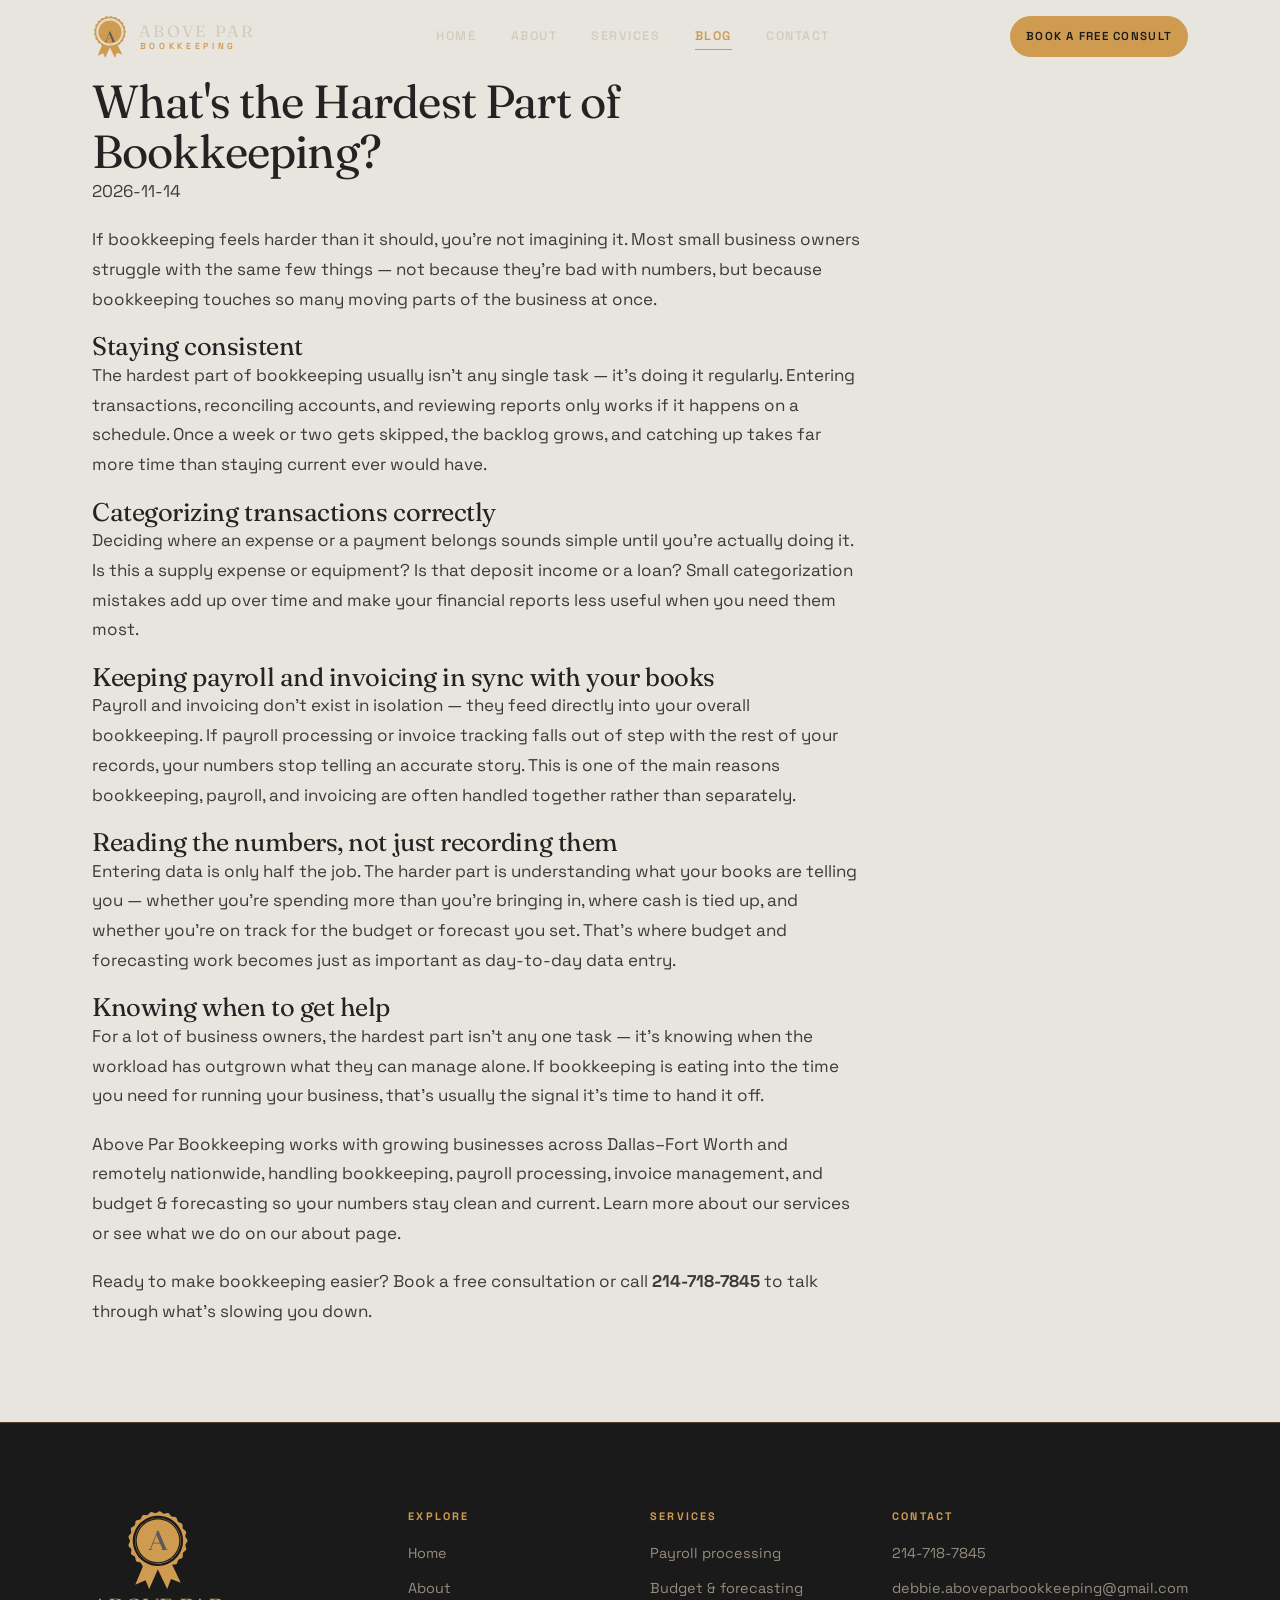
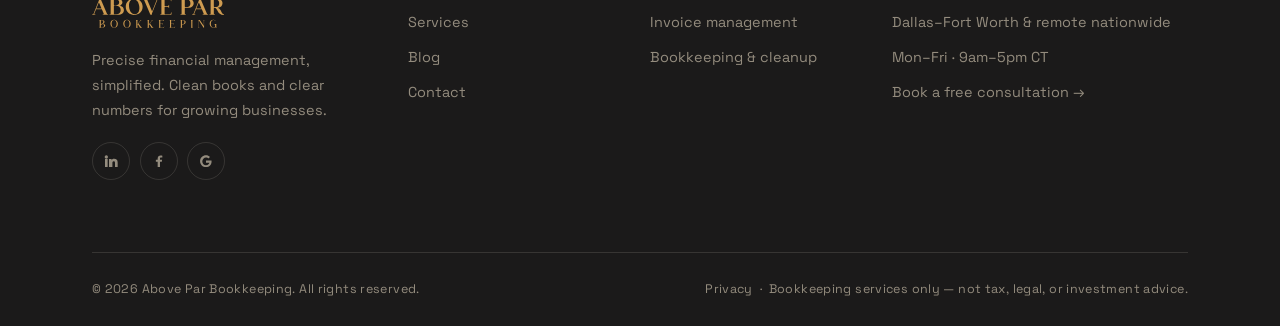
<file: blog/hardest-part-of-bookkeeping.html>
<!doctype html>
<html lang="en">
<head>
<meta charset="utf-8">
<meta name="viewport" content="width=device-width, initial-scale=1">
<title>Hardest Part of Bookkeeping? | Dallas-Fort Worth Bookkeeper</title>
<meta name="description" content="Catch-up bookkeeping, payroll, and reporting trip up most owners. See the common sticking points and how a Dallas-Fort Worth bookkeeper can fix them.">
<meta name="keywords" content="bookkeeping blog, small business finance, payroll tips, financial management">
<meta name="author" content="Above Par Bookkeeping">
<meta name="robots" content="index, follow, max-image-preview:large, max-snippet:-1, max-video-preview:-1">
<link rel="canonical" href="https://aboveparbookkeeping.com/blog/hardest-part-of-bookkeeping.html">
<link rel="alternate" hreflang="en-us" href="https://aboveparbookkeeping.com/blog/">
<meta name="theme-color" content="#242223">
<meta property="og:type" content="website">
<meta property="og:site_name" content="Above Par Bookkeeping">
<meta property="og:locale" content="en_US">
<meta property="og:title" content="What's the Hardest Part of Bookkeeping? | Above Par Bookkeeping">
<meta property="og:description" content="Catch-up bookkeeping, payroll, and reporting trip up most owners. See the common sticking points and how a Dallas-Fort Worth bookkeeper can fix them.">
<meta property="og:url" content="https://aboveparbookkeeping.com/blog/">
<meta property="og:image" content="https://aboveparbookkeeping.com/images/og-cover.png">
<meta property="og:image:width" content="1200">
<meta property="og:image:height" content="630">
<meta name="twitter:card" content="summary_large_image">
<meta name="twitter:title" content="Blog | Above Par Bookkeeping">
<meta name="twitter:description" content="Insights on bookkeeping, payroll, and financial management for growing businesses.">
<meta name="twitter:image" content="https://aboveparbookkeeping.com/images/og-cover.png">
<link rel="icon" href="../images/favicon.svg" type="image/svg+xml">
<link rel="preconnect" href="https://fonts.googleapis.com">
<link rel="preconnect" href="https://fonts.gstatic.com" crossorigin>
<link rel="preconnect" href="https://agency-dashboard-omega-red.vercel.app">
<link rel="preload" as="style" href="https://fonts.googleapis.com/css2?family=Fraunces:ital,opsz,wght@0,9..144,300;0,9..144,400;0,9..144,500;0,9..144,600;1,9..144,400;1,9..144,500&family=Space+Grotesk:wght@400;500;600;700&display=swap">
<link href="https://fonts.googleapis.com/css2?family=Fraunces:ital,opsz,wght@0,9..144,300;0,9..144,400;0,9..144,500;0,9..144,600;1,9..144,400;1,9..144,500&family=Space+Grotesk:wght@400;500;600;700&display=swap" rel="stylesheet" media="print" onload="this.media='all'">
<noscript><link href="https://fonts.googleapis.com/css2?family=Fraunces:ital,opsz,wght@0,9..144,300;0,9..144,400;0,9..144,500;0,9..144,600;1,9..144,400;1,9..144,500&family=Space+Grotesk:wght@400;500;600;700&display=swap" rel="stylesheet"></noscript>
<link rel="preload" as="style" href="../css/site.css">
<link rel="stylesheet" href="../css/site.css" media="print" onload="this.media='all'">
<noscript><link rel="stylesheet" href="../css/site.css"></noscript>
<script type="application/ld+json">
{
  "@context": "https://schema.org",
  "@type": "Blog",
  "name": "Above Par Bookkeeping Blog",
  "description": "Insights on bookkeeping, payroll, and financial management for growing businesses.",
  "url": "https://aboveparbookkeeping.com/blog/",
  "publisher": {
    "@type": "Organization",
    "name": "Above Par Bookkeeping",
    "logo": "https://aboveparbookkeeping.com/images/logo.svg"
  }
}
</script>
<script type="application/ld+json">{"@context":"https://schema.org","@type":"Article","headline":"What's the Hardest Part of Bookkeeping?","datePublished":"2026-11-14","description":"Wondering why bookkeeping feels so hard? Here are the most common sticking points for small business owners and how to work through them.","mainEntityOfPage":"https://aboveparbookkeeping.com/blog/hardest-part-of-bookkeeping.html","author":{"@type":"Organization","name":"above-par-bookkeeping"},"publisher":{"@type":"Organization","name":"above-par-bookkeeping"}}</script>
</head>
<body>

<a class="skip-link" href="#main" style="position:absolute;left:-9999px">Skip to content</a>

<header class="site-header">
  <div class="wrap">
    <a class="brand" href="../index.html" aria-label="Above Par Bookkeeping — home">
      <span class="brand__mark">
        <img class="m-light" src="../images/mark-light.svg" alt="" width="36" height="44" decoding="async">
        <img class="m-dark" src="../images/mark.svg" alt="" width="36" height="44" decoding="async">
      </span>
      <span class="brand__type">
        <span class="brand__name">Above Par</span>
        <span class="brand__sub">Bookkeeping</span>
      </span>
    </a>
    <nav class="nav" aria-label="Primary">
      <a href="../index.html">Home</a>
      <a href="../about.html">About</a>
      <a href="../services.html">Services</a>
      <a href="index.html" aria-current="page">Blog</a>
      <a href="../contact.html">Contact</a>
    </nav>
    <div class="header-cta">
      <a data-track="book-consultation" class="btn btn--sm" href="../index.html#book" data-book>Book a Free Consult</a>
      <button class="nav-toggle" aria-label="Open menu" aria-expanded="false" aria-controls="mobileMenu"><span></span><span></span><span></span></button>
    </div>
  </div>
</header>

<div class="mobile-menu" id="mobileMenu">
  <a href="../index.html">Home <span>01</span></a>
  <a href="../about.html">About <span>02</span></a>
  <a href="../services.html">Services <span>03</span></a>
  <a href="index.html">Blog <span>04</span></a>
  <a href="../contact.html">Contact <span>05</span></a>
  <a data-track="book-consultation" href="../index.html#book" data-book>Book a Free Consult <span>&rarr;</span></a>
  <div class="mobile-menu__foot">
    <span>214&#8209;718&#8209;7845</span>
    <span>debbie.aboveparbookkeeping@gmail.com</span>
    <span>Dallas&ndash;Fort Worth &amp; remote nationwide</span>
  </div>
</div>

<main id="main">

<!-- BLOG-MAIN-START -->
 <section class="section section--tight"><div class="wrap"><article class="post" style="max-width:70ch"><h1 class="h2">What's the Hardest Part of Bookkeeping?</h1><p><time datetime="2026-11-14">2026-11-14</time></p>
<p>If bookkeeping feels harder than it should, you're not imagining it. Most small business owners struggle with the same few things — not because they're bad with numbers, but because bookkeeping touches so many moving parts of the business at once.</p>

<h2>Staying consistent</h2>
<p>The hardest part of bookkeeping usually isn't any single task — it's doing it regularly. Entering transactions, reconciling accounts, and reviewing reports only works if it happens on a schedule. Once a week or two gets skipped, the backlog grows, and catching up takes far more time than staying current ever would have.</p>

<h2>Categorizing transactions correctly</h2>
<p>Deciding where an expense or a payment belongs sounds simple until you're actually doing it. Is this a supply expense or equipment? Is that deposit income or a loan? Small categorization mistakes add up over time and make your financial reports less useful when you need them most.</p>

<h2>Keeping payroll and invoicing in sync with your books</h2>
<p>Payroll and invoicing don't exist in isolation — they feed directly into your overall bookkeeping. If payroll processing or invoice tracking falls out of step with the rest of your records, your numbers stop telling an accurate story. This is one of the main reasons bookkeeping, payroll, and invoicing are often handled together rather than separately.</p>

<h2>Reading the numbers, not just recording them</h2>
<p>Entering data is only half the job. The harder part is understanding what your books are telling you — whether you're spending more than you're bringing in, where cash is tied up, and whether you're on track for the budget or forecast you set. That's where budget and forecasting work becomes just as important as day-to-day data entry.</p>

<h2>Knowing when to get help</h2>
<p>For a lot of business owners, the hardest part isn't any one task — it's knowing when the workload has outgrown what they can manage alone. If bookkeeping is eating into the time you need for running your business, that's usually the signal it's time to hand it off.</p>

<p>Above Par Bookkeeping works with growing businesses across Dallas&ndash;Fort Worth and remotely nationwide, handling bookkeeping, payroll processing, invoice management, and budget &amp; forecasting so your numbers stay clean and current. Learn more about our <a href="/services.html">services</a> or see what we do on our <a href="/about.html">about page</a>.</p>

<p>Ready to make bookkeeping easier? <a href="/contact.html">Book a free consultation</a> or call <strong>214-718-7845</strong> to talk through what's slowing you down.</p></article></div></section> 
<!-- BLOG-MAIN-END -->

</main>

<footer class="site-footer">
  <div class="wrap">
    <div class="footer-grid">
      <div class="footer-brand">
        <img class="footer-brand__logo" src="../images/logo-light.svg" alt="Above Par Bookkeeping logo" width="132" height="117" loading="lazy" decoding="async">
        <p>Precise financial management, simplified. Clean books and clear numbers for growing businesses.</p>
        <div class="footer-social">
          <a href="https://www.linkedin.com/company/above-par-bookkeeping/" target="_blank" rel="noopener" aria-label="Above Par Bookkeeping on LinkedIn">
            <svg viewBox="0 0 24 24" fill="currentColor" aria-hidden="true"><path d="M4.98 3.5A2.5 2.5 0 1 1 5 8.5a2.5 2.5 0 0 1-.02-5zM3 9h4v12H3zM9 9h3.8v1.7h.05c.53-1 1.83-2.05 3.77-2.05C20.4 8.65 22 10.7 22 14.1V21h-4v-6c0-1.5-.53-2.5-1.87-2.5-1.02 0-1.63.69-1.9 1.35-.1.24-.13.57-.13.9V21H9z"/></svg>
          </a>
          <a href="https://www.facebook.com/profile.php?id=61590942204847" target="_blank" rel="noopener" aria-label="Above Par Bookkeeping on Facebook">
            <svg viewBox="0 0 24 24" fill="currentColor" aria-hidden="true"><path d="M13.5 21v-8h2.7l.4-3h-3.1V8.1c0-.87.28-1.46 1.53-1.46H17V4.05C16.7 4 15.6 3.9 14.36 3.9c-2.6 0-4.36 1.58-4.36 4.48V10H7.3v3H10v8z"/></svg>
          </a>
          <a href="https://share.google/vOsIL2xC95UJYuE14" target="_blank" rel="noopener" aria-label="Above Par Bookkeeping on Google">
            <svg viewBox="0 0 24 24" fill="currentColor" aria-hidden="true"><path d="M12 11v3.6h5.05c-.22 1.32-1.55 3.87-5.05 3.87-3.04 0-5.52-2.52-5.52-5.62S8.96 6.83 12 6.83c1.73 0 2.89.74 3.55 1.37l2.42-2.33C16.4 4.35 14.42 3.4 12 3.4 7.1 3.4 3.13 7.37 3.13 12.27S7.1 21.13 12 21.13c5.03 0 8.36-3.54 8.36-8.52 0-.57-.06-1.01-.14-1.45H12z"/></svg>
          </a>
        </div>
      </div>
      <div class="footer-col">
        <h4>Explore</h4>
        <ul>
          <li><a href="../index.html">Home</a></li>
          <li><a href="../about.html">About</a></li>
          <li><a href="../services.html">Services</a></li>
          <li><a href="index.html">Blog</a></li>
          <li><a href="../contact.html">Contact</a></li>
        </ul>
      </div>
      <div class="footer-col">
        <h4>Services</h4>
        <ul>
          <li><a href="../services.html#payroll">Payroll processing</a></li>
          <li><a href="../services.html#forecasting">Budget &amp; forecasting</a></li>
          <li><a href="../services.html#invoicing">Invoice management</a></li>
          <li><a href="../services.html#more">Bookkeeping &amp; cleanup</a></li>
        </ul>
      </div>
      <div class="footer-col">
        <h4>Contact</h4>
        <ul>
          <li><a href="tel:+12147187845">214&#8209;718&#8209;7845</a></li>
          <li><a href="mailto:debbie.aboveparbookkeeping@gmail.com">debbie.aboveparbookkeeping@gmail.com</a></li>
          <li>Dallas&ndash;Fort Worth &amp; remote nationwide</li>
          <li>Mon&ndash;Fri &middot; 9am&ndash;5pm CT</li>
          <li><a data-track="book-consultation" href="../index.html#book" data-book>Book a free consultation &rarr;</a></li>
        </ul>
      </div>
    </div>
    <div class="footer-bar">
      <span>&copy; <span data-year>2026</span> Above Par Bookkeeping. All rights reserved.</span>
      <span><a href="../privacy.html">Privacy</a> &nbsp;&middot;&nbsp; Bookkeeping services only &mdash; not tax, legal, or investment advice.</span>
    </div>
  </div>
</footer>

<nav class="mbar" aria-label="Quick actions">
  <a class="mbar__call" href="tel:+12147187845" data-track="call">
    <svg viewBox="0 0 24 24" fill="none" aria-hidden="true"><path d="M6.6 10.8a15 15 0 0 0 6.6 6.6l2.2-2.2c.3-.3.7-.4 1-.2 1.1.4 2.3.6 3.5.6.6 0 1 .4 1 1V20c0 .6-.4 1-1 1A17 17 0 0 1 3 4c0-.6.4-1 1-1h3.6c.6 0 1 .4 1 1 0 1.2.2 2.4.6 3.5.1.4 0 .8-.3 1z" fill="currentColor"/></svg>
    Call
  </a>
  <a class="mbar__book" href="../index.html#book" data-book>Free Consult</a>
</nav>

<script src="../js/site.js" defer></script>

<!-- Performance tracking -->
<script defer src="https://agency-dashboard-omega-red.vercel.app/t.js" data-site="above-par-bookkeeping"></script>
</body>
</html>
</file>
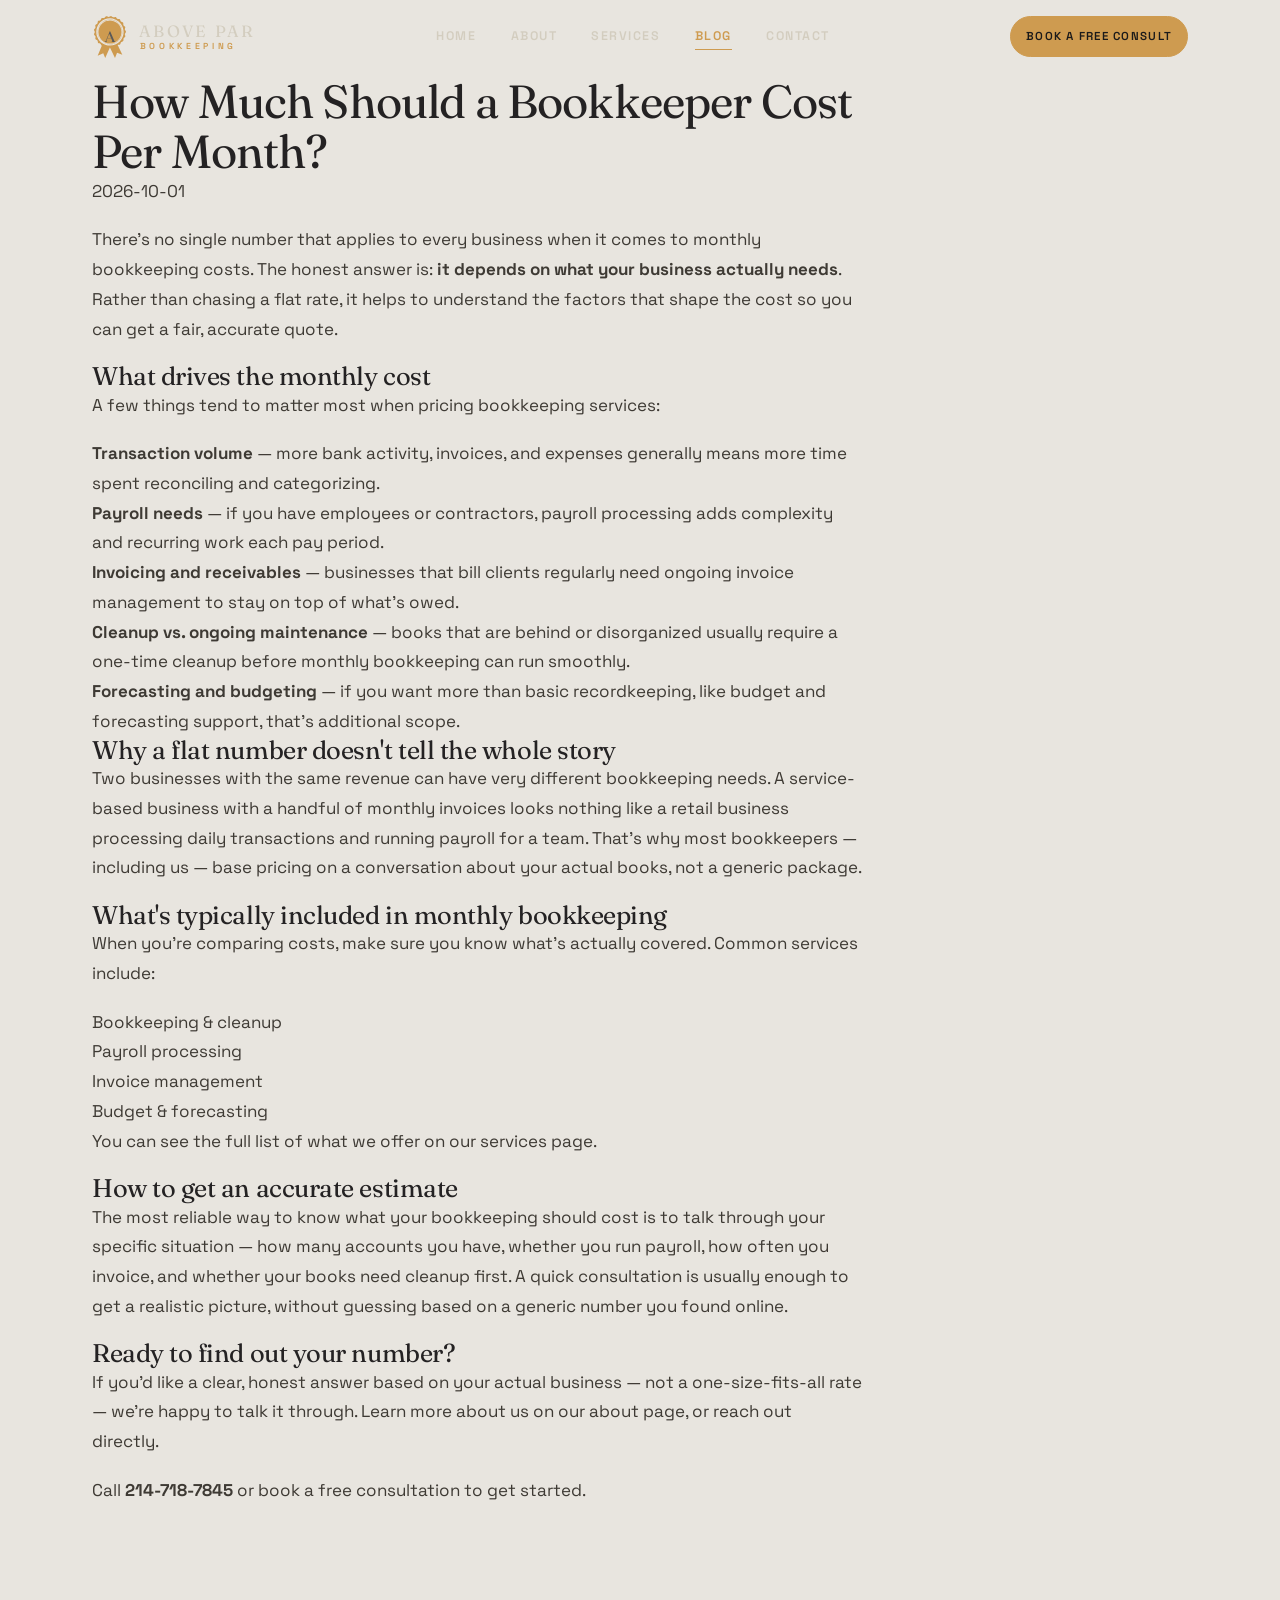
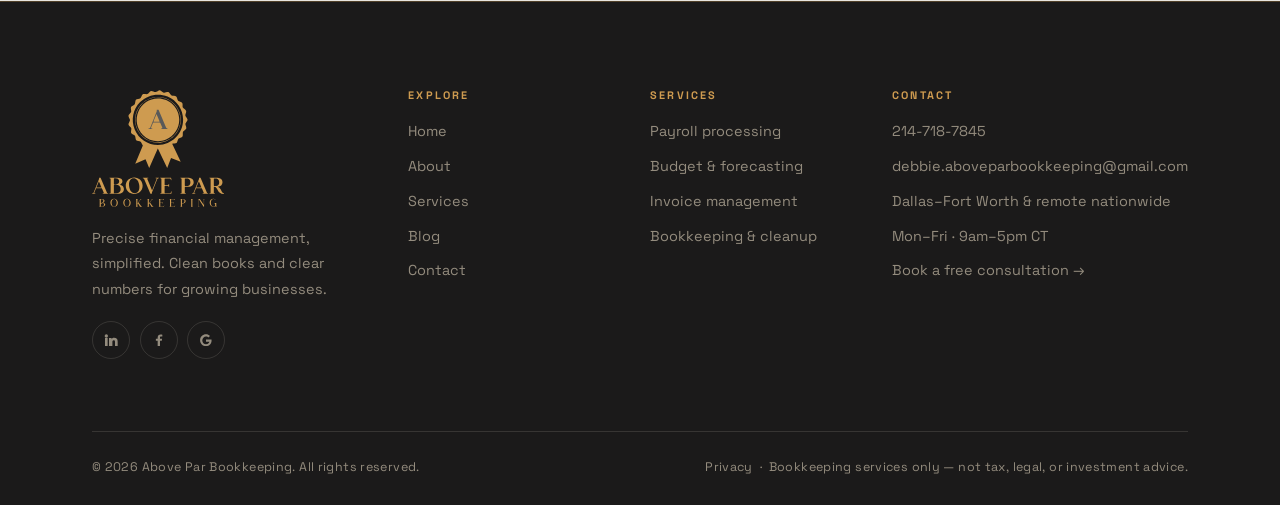
<file: blog/how-much-should-a-bookkeeper-cost-per-month.html>
<!doctype html>
<html lang="en">
<head>
<meta charset="utf-8">
<meta name="viewport" content="width=device-width, initial-scale=1">
<title>Bookkeeping Pricing for DFW Small Businesses | Above Par</title>
<meta name="description" content="What should DFW small businesses pay for monthly or catch-up bookkeeping? Above Par breaks down real pricing drivers and outsourced bookkeeping costs.">
<meta name="keywords" content="bookkeeping blog, small business finance, payroll tips, financial management">
<meta name="author" content="Above Par Bookkeeping">
<meta name="robots" content="index, follow, max-image-preview:large, max-snippet:-1, max-video-preview:-1">
<link rel="canonical" href="https://aboveparbookkeeping.com/blog/how-much-should-a-bookkeeper-cost-per-month.html">
<link rel="alternate" hreflang="en-us" href="https://aboveparbookkeeping.com/blog/">
<meta name="theme-color" content="#242223">
<meta property="og:type" content="website">
<meta property="og:site_name" content="Above Par Bookkeeping">
<meta property="og:locale" content="en_US">
<meta property="og:title" content="Bookkeeping Pricing for DFW Small Businesses | Above Par">
<meta property="og:description" content="What should DFW small businesses pay for monthly or catch-up bookkeeping? Above Par breaks down real pricing drivers and outsourced bookkeeping costs.">
<meta property="og:url" content="https://aboveparbookkeeping.com/blog/">
<meta property="og:image" content="https://aboveparbookkeeping.com/images/og-cover.png">
<meta property="og:image:width" content="1200">
<meta property="og:image:height" content="630">
<meta name="twitter:card" content="summary_large_image">
<meta name="twitter:title" content="Blog | Above Par Bookkeeping">
<meta name="twitter:description" content="Insights on bookkeeping, payroll, and financial management for growing businesses.">
<meta name="twitter:image" content="https://aboveparbookkeeping.com/images/og-cover.png">
<link rel="icon" href="../images/favicon.svg" type="image/svg+xml">
<link rel="preconnect" href="https://fonts.googleapis.com">
<link rel="preconnect" href="https://fonts.gstatic.com" crossorigin>
<link rel="preconnect" href="https://agency-dashboard-omega-red.vercel.app">
<link rel="preload" as="style" href="https://fonts.googleapis.com/css2?family=Fraunces:ital,opsz,wght@0,9..144,300;0,9..144,400;0,9..144,500;0,9..144,600;1,9..144,400;1,9..144,500&family=Space+Grotesk:wght@400;500;600;700&display=swap">
<link href="https://fonts.googleapis.com/css2?family=Fraunces:ital,opsz,wght@0,9..144,300;0,9..144,400;0,9..144,500;0,9..144,600;1,9..144,400;1,9..144,500&family=Space+Grotesk:wght@400;500;600;700&display=swap" rel="stylesheet" media="print" onload="this.media='all'">
<noscript><link href="https://fonts.googleapis.com/css2?family=Fraunces:ital,opsz,wght@0,9..144,300;0,9..144,400;0,9..144,500;0,9..144,600;1,9..144,400;1,9..144,500&family=Space+Grotesk:wght@400;500;600;700&display=swap" rel="stylesheet"></noscript>
<link rel="stylesheet" href="../css/site.css">
<script type="application/ld+json">
{
  "@context": "https://schema.org",
  "@type": "Blog",
  "name": "Above Par Bookkeeping Blog",
  "description": "Insights on bookkeeping, payroll, and financial management for growing businesses.",
  "url": "https://aboveparbookkeeping.com/blog/",
  "publisher": {
    "@type": "Organization",
    "name": "Above Par Bookkeeping",
    "logo": "https://aboveparbookkeeping.com/images/logo.svg"
  }
}
</script>
<script type="application/ld+json">{"@context":"https://schema.org","@type":"Article","headline":"How Much Should a Bookkeeper Cost Per Month?","datePublished":"2026-10-01","description":"Wondering what a bookkeeper should cost monthly? Here's what actually drives the price, with no guesswork or inflated numbers.","mainEntityOfPage":"https://aboveparbookkeeping.com/blog/how-much-should-a-bookkeeper-cost-per-month.html","author":{"@type":"Organization","name":"above-par-bookkeeping"},"publisher":{"@type":"Organization","name":"above-par-bookkeeping"}}</script>
</head>
<body>

<a class="skip-link" href="#main" style="position:absolute;left:-9999px">Skip to content</a>

<header class="site-header">
  <div class="wrap">
    <a class="brand" href="../index.html" aria-label="Above Par Bookkeeping — home">
      <span class="brand__mark">
        <img class="m-light" src="../images/mark-light.svg" alt="" width="36" height="44" decoding="async">
        <img class="m-dark" src="../images/mark.svg" alt="" width="36" height="44" decoding="async">
      </span>
      <span class="brand__type">
        <span class="brand__name">Above Par</span>
        <span class="brand__sub">Bookkeeping</span>
      </span>
    </a>
    <nav class="nav" aria-label="Primary">
      <a href="../index.html">Home</a>
      <a href="../about.html">About</a>
      <a href="../services.html">Services</a>
      <a href="index.html" aria-current="page">Blog</a>
      <a href="../contact.html">Contact</a>
    </nav>
    <div class="header-cta">
      <a data-track="book-consultation" class="btn btn--sm" href="../index.html#book" data-book>Book a Free Consult</a>
      <button class="nav-toggle" aria-label="Open menu" aria-expanded="false" aria-controls="mobileMenu"><span></span><span></span><span></span></button>
    </div>
  </div>
</header>

<div class="mobile-menu" id="mobileMenu">
  <a href="../index.html">Home <span>01</span></a>
  <a href="../about.html">About <span>02</span></a>
  <a href="../services.html">Services <span>03</span></a>
  <a href="index.html">Blog <span>04</span></a>
  <a href="../contact.html">Contact <span>05</span></a>
  <a data-track="book-consultation" href="../index.html#book" data-book>Book a Free Consult <span>&rarr;</span></a>
  <div class="mobile-menu__foot">
    <span>214&#8209;718&#8209;7845</span>
    <span>debbie.aboveparbookkeeping@gmail.com</span>
    <span>Dallas&ndash;Fort Worth &amp; remote nationwide</span>
  </div>
</div>

<main id="main">

<!-- BLOG-MAIN-START -->
 <section class="section section--tight"><div class="wrap"><article class="post" style="max-width:70ch"><h1 class="h2">How Much Should a Bookkeeper Cost Per Month?</h1><p><time datetime="2026-10-01">2026-10-01</time></p>
<p>There's no single number that applies to every business when it comes to monthly bookkeeping costs. The honest answer is: <strong>it depends on what your business actually needs</strong>. Rather than chasing a flat rate, it helps to understand the factors that shape the cost so you can get a fair, accurate quote.</p>

<h2>What drives the monthly cost</h2>
<p>A few things tend to matter most when pricing bookkeeping services:</p>
<ul>
<li><strong>Transaction volume</strong> — more bank activity, invoices, and expenses generally means more time spent reconciling and categorizing.</li>
<li><strong>Payroll needs</strong> — if you have employees or contractors, payroll processing adds complexity and recurring work each pay period.</li>
<li><strong>Invoicing and receivables</strong> — businesses that bill clients regularly need ongoing invoice management to stay on top of what's owed.</li>
<li><strong>Cleanup vs. ongoing maintenance</strong> — books that are behind or disorganized usually require a one-time cleanup before monthly bookkeeping can run smoothly.</li>
<li><strong>Forecasting and budgeting</strong> — if you want more than basic recordkeeping, like budget and forecasting support, that's additional scope.</li>
</ul>

<h2>Why a flat number doesn't tell the whole story</h2>
<p>Two businesses with the same revenue can have very different bookkeeping needs. A service-based business with a handful of monthly invoices looks nothing like a retail business processing daily transactions and running payroll for a team. That's why most bookkeepers — including us — base pricing on a conversation about your actual books, not a generic package.</p>

<h2>What's typically included in monthly bookkeeping</h2>
<p>When you're comparing costs, make sure you know what's actually covered. Common services include:</p>
<ul>
<li>Bookkeeping &amp; cleanup</li>
<li>Payroll processing</li>
<li>Invoice management</li>
<li>Budget &amp; forecasting</li>
</ul>
<p>You can see the full list of what we offer on our <a href="/services.html">services page</a>.</p>

<h2>How to get an accurate estimate</h2>
<p>The most reliable way to know what your bookkeeping should cost is to talk through your specific situation — how many accounts you have, whether you run payroll, how often you invoice, and whether your books need cleanup first. A quick consultation is usually enough to get a realistic picture, without guessing based on a generic number you found online.</p>

<h2>Ready to find out your number?</h2>
<p>If you'd like a clear, honest answer based on your actual business — not a one-size-fits-all rate — we're happy to talk it through. Learn more about us on our <a href="/about.html">about page</a>, or reach out directly.</p>
<p>Call <strong>214‑718‑7845</strong> or <a href="/contact.html">book a free consultation</a> to get started.</p></article></div></section> 
<!-- BLOG-MAIN-END -->

</main>

<footer class="site-footer">
  <div class="wrap">
    <div class="footer-grid">
      <div class="footer-brand">
        <img class="footer-brand__logo" src="../images/logo-light.svg" alt="Above Par Bookkeeping" width="132" height="117" loading="lazy" decoding="async">
        <p>Precise financial management, simplified. Clean books and clear numbers for growing businesses.</p>
        <div class="footer-social">
          <a href="https://www.linkedin.com/company/above-par-bookkeeping/" target="_blank" rel="noopener" aria-label="Above Par Bookkeeping on LinkedIn">
            <svg viewBox="0 0 24 24" fill="currentColor" aria-hidden="true"><path d="M4.98 3.5A2.5 2.5 0 1 1 5 8.5a2.5 2.5 0 0 1-.02-5zM3 9h4v12H3zM9 9h3.8v1.7h.05c.53-1 1.83-2.05 3.77-2.05C20.4 8.65 22 10.7 22 14.1V21h-4v-6c0-1.5-.53-2.5-1.87-2.5-1.02 0-1.63.69-1.9 1.35-.1.24-.13.57-.13.9V21H9z"/></svg>
          </a>
          <a href="https://www.facebook.com/profile.php?id=61590942204847" target="_blank" rel="noopener" aria-label="Above Par Bookkeeping on Facebook">
            <svg viewBox="0 0 24 24" fill="currentColor" aria-hidden="true"><path d="M13.5 21v-8h2.7l.4-3h-3.1V8.1c0-.87.28-1.46 1.53-1.46H17V4.05C16.7 4 15.6 3.9 14.36 3.9c-2.6 0-4.36 1.58-4.36 4.48V10H7.3v3H10v8z"/></svg>
          </a>
          <a href="https://share.google/vOsIL2xC95UJYuE14" target="_blank" rel="noopener" aria-label="Above Par Bookkeeping on Google">
            <svg viewBox="0 0 24 24" fill="currentColor" aria-hidden="true"><path d="M12 11v3.6h5.05c-.22 1.32-1.55 3.87-5.05 3.87-3.04 0-5.52-2.52-5.52-5.62S8.96 6.83 12 6.83c1.73 0 2.89.74 3.55 1.37l2.42-2.33C16.4 4.35 14.42 3.4 12 3.4 7.1 3.4 3.13 7.37 3.13 12.27S7.1 21.13 12 21.13c5.03 0 8.36-3.54 8.36-8.52 0-.57-.06-1.01-.14-1.45H12z"/></svg>
          </a>
        </div>
      </div>
      <div class="footer-col">
        <h4>Explore</h4>
        <ul>
          <li><a href="../index.html">Home</a></li>
          <li><a href="../about.html">About</a></li>
          <li><a href="../services.html">Services</a></li>
          <li><a href="index.html">Blog</a></li>
          <li><a href="../contact.html">Contact</a></li>
        </ul>
      </div>
      <div class="footer-col">
        <h4>Services</h4>
        <ul>
          <li><a href="../services.html#payroll">Payroll processing</a></li>
          <li><a href="../services.html#forecasting">Budget &amp; forecasting</a></li>
          <li><a href="../services.html#invoicing">Invoice management</a></li>
          <li><a href="../services.html#more">Bookkeeping &amp; cleanup</a></li>
        </ul>
      </div>
      <div class="footer-col">
        <h4>Contact</h4>
        <ul>
          <li><a href="tel:+12147187845">214&#8209;718&#8209;7845</a></li>
          <li><a href="mailto:debbie.aboveparbookkeeping@gmail.com">debbie.aboveparbookkeeping@gmail.com</a></li>
          <li>Dallas&ndash;Fort Worth &amp; remote nationwide</li>
          <li>Mon&ndash;Fri &middot; 9am&ndash;5pm CT</li>
          <li><a data-track="book-consultation" href="../index.html#book" data-book>Book a free consultation &rarr;</a></li>
        </ul>
      </div>
    </div>
    <div class="footer-bar">
      <span>&copy; <span data-year>2026</span> Above Par Bookkeeping. All rights reserved.</span>
      <span><a href="../privacy.html">Privacy</a> &nbsp;&middot;&nbsp; Bookkeeping services only &mdash; not tax, legal, or investment advice.</span>
    </div>
  </div>
</footer>

<nav class="mbar" aria-label="Quick actions">
  <a class="mbar__call" href="tel:+12147187845" data-track="call">
    <svg viewBox="0 0 24 24" fill="none" aria-hidden="true"><path d="M6.6 10.8a15 15 0 0 0 6.6 6.6l2.2-2.2c.3-.3.7-.4 1-.2 1.1.4 2.3.6 3.5.6.6 0 1 .4 1 1V20c0 .6-.4 1-1 1A17 17 0 0 1 3 4c0-.6.4-1 1-1h3.6c.6 0 1 .4 1 1 0 1.2.2 2.4.6 3.5.1.4 0 .8-.3 1z" fill="currentColor"/></svg>
    Call
  </a>
  <a class="mbar__book" href="../index.html#book" data-book>Free Consult</a>
</nav>

<script src="../js/site.js" defer></script>

<!-- Performance tracking -->
<script defer src="https://agency-dashboard-omega-red.vercel.app/t.js" data-site="above-par-bookkeeping"></script>
</body>
</html>
</file>
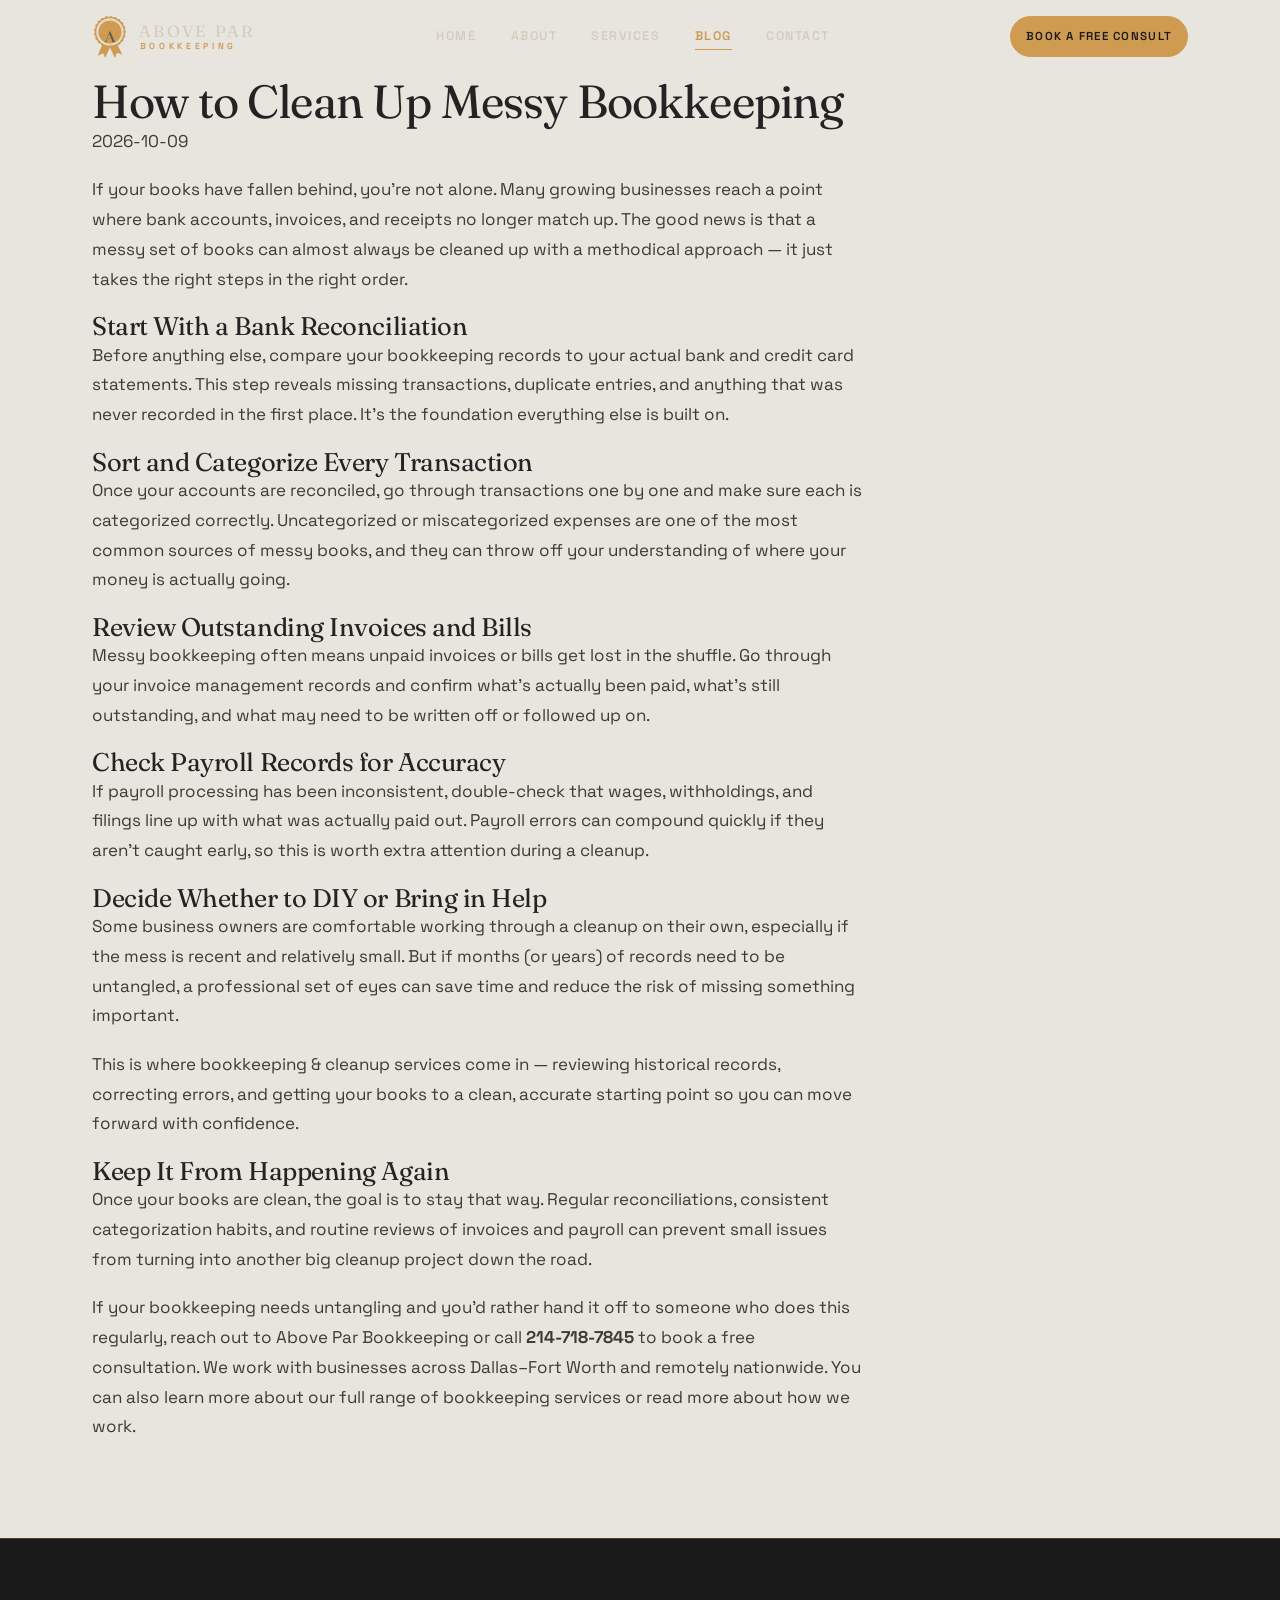
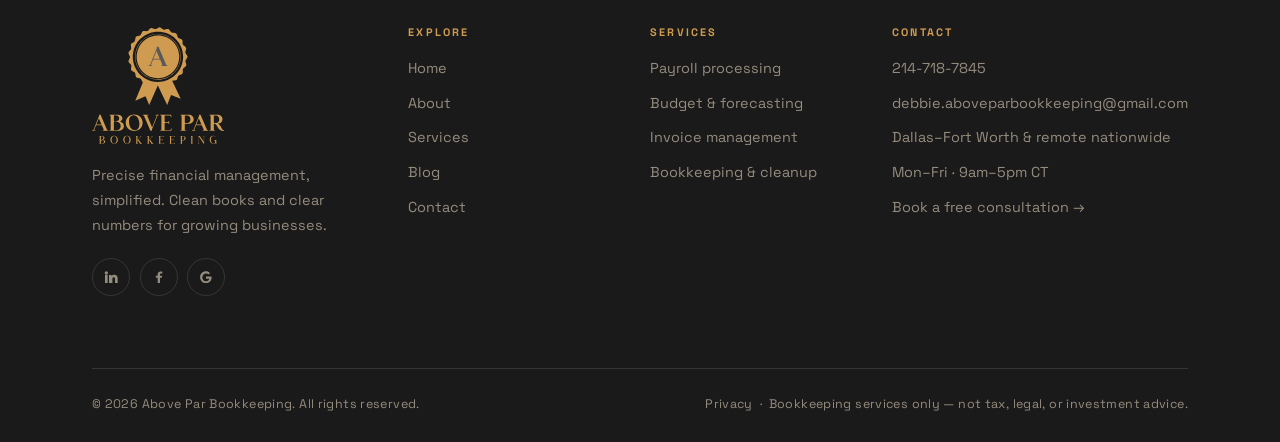
<file: blog/how-to-clean-up-messy-bookkeeping.html>
<!doctype html>
<html lang="en">
<head>
<meta charset="utf-8">
<meta name="viewport" content="width=device-width, initial-scale=1">
<title>Catch-Up Bookkeeping Cleanup: Fort Worth Guide | Above Par</title>
<meta name="description" content="Step-by-step catch-up bookkeeping for messy QuickBooks books — reconciliation, categorizing, and cleanup help for Fort Worth and DFW small businesses.">
<meta name="keywords" content="bookkeeping blog, small business finance, payroll tips, financial management">
<meta name="author" content="Above Par Bookkeeping">
<meta name="robots" content="index, follow, max-image-preview:large, max-snippet:-1, max-video-preview:-1">
<link rel="canonical" href="https://aboveparbookkeeping.com/blog/how-to-clean-up-messy-bookkeeping.html">
<link rel="alternate" hreflang="en-us" href="https://aboveparbookkeeping.com/blog/">
<meta name="theme-color" content="#242223">
<meta property="og:type" content="website">
<meta property="og:site_name" content="Above Par Bookkeeping">
<meta property="og:locale" content="en_US">
<meta property="og:title" content="Catch-Up Bookkeeping Cleanup: Fort Worth Guide | Above Par">
<meta property="og:description" content="Step-by-step catch-up bookkeeping for messy QuickBooks books — reconciliation, categorizing, and cleanup help for Fort Worth and DFW small businesses.">
<meta property="og:url" content="https://aboveparbookkeeping.com/blog/">
<meta property="og:image" content="https://aboveparbookkeeping.com/images/og-cover.png">
<meta property="og:image:width" content="1200">
<meta property="og:image:height" content="630">
<meta name="twitter:card" content="summary_large_image">
<meta name="twitter:title" content="Blog | Above Par Bookkeeping">
<meta name="twitter:description" content="Insights on bookkeeping, payroll, and financial management for growing businesses.">
<meta name="twitter:image" content="https://aboveparbookkeeping.com/images/og-cover.png">
<link rel="icon" href="../images/favicon.svg" type="image/svg+xml">
<link rel="preconnect" href="https://fonts.googleapis.com">
<link rel="preconnect" href="https://fonts.gstatic.com" crossorigin>
<link rel="preconnect" href="https://agency-dashboard-omega-red.vercel.app">
<link rel="preload" as="style" href="https://fonts.googleapis.com/css2?family=Fraunces:ital,opsz,wght@0,9..144,300;0,9..144,400;0,9..144,500;0,9..144,600;1,9..144,400;1,9..144,500&family=Space+Grotesk:wght@400;500;600;700&display=swap">
<link href="https://fonts.googleapis.com/css2?family=Fraunces:ital,opsz,wght@0,9..144,300;0,9..144,400;0,9..144,500;0,9..144,600;1,9..144,400;1,9..144,500&family=Space+Grotesk:wght@400;500;600;700&display=swap" rel="stylesheet" media="print" onload="this.media='all'">
<noscript><link href="https://fonts.googleapis.com/css2?family=Fraunces:ital,opsz,wght@0,9..144,300;0,9..144,400;0,9..144,500;0,9..144,600;1,9..144,400;1,9..144,500&family=Space+Grotesk:wght@400;500;600;700&display=swap" rel="stylesheet"></noscript>
<link rel="stylesheet" href="../css/site.css">
<script type="application/ld+json">
{
  "@context": "https://schema.org",
  "@type": "Blog",
  "name": "Above Par Bookkeeping Blog",
  "description": "Insights on bookkeeping, payroll, and financial management for growing businesses.",
  "url": "https://aboveparbookkeeping.com/blog/",
  "publisher": {
    "@type": "Organization",
    "name": "Above Par Bookkeeping",
    "logo": "https://aboveparbookkeeping.com/images/logo.svg"
  }
}
</script>
<script type="application/ld+json">{"@context":"https://schema.org","@type":"Article","headline":"How to Clean Up Messy Bookkeeping","datePublished":"2026-10-09","description":"Not sure where to start with messy books? Here's a practical, step-by-step approach to cleaning up your bookkeeping.","mainEntityOfPage":"https://aboveparbookkeeping.com/blog/how-to-clean-up-messy-bookkeeping.html","author":{"@type":"Organization","name":"above-par-bookkeeping"},"publisher":{"@type":"Organization","name":"above-par-bookkeeping"}}</script>
</head>
<body>

<a class="skip-link" href="#main" style="position:absolute;left:-9999px">Skip to content</a>

<header class="site-header">
  <div class="wrap">
    <a class="brand" href="../index.html" aria-label="Above Par Bookkeeping — home">
      <span class="brand__mark">
        <img class="m-light" src="../images/mark-light.svg" alt="" width="36" height="44" decoding="async">
        <img class="m-dark" src="../images/mark.svg" alt="" width="36" height="44" decoding="async">
      </span>
      <span class="brand__type">
        <span class="brand__name">Above Par</span>
        <span class="brand__sub">Bookkeeping</span>
      </span>
    </a>
    <nav class="nav" aria-label="Primary">
      <a href="../index.html">Home</a>
      <a href="../about.html">About</a>
      <a href="../services.html">Services</a>
      <a href="index.html" aria-current="page">Blog</a>
      <a href="../contact.html">Contact</a>
    </nav>
    <div class="header-cta">
      <a data-track="book-consultation" class="btn btn--sm" href="../index.html#book" data-book>Book a Free Consult</a>
      <button class="nav-toggle" aria-label="Open menu" aria-expanded="false" aria-controls="mobileMenu"><span></span><span></span><span></span></button>
    </div>
  </div>
</header>

<div class="mobile-menu" id="mobileMenu">
  <a href="../index.html">Home <span>01</span></a>
  <a href="../about.html">About <span>02</span></a>
  <a href="../services.html">Services <span>03</span></a>
  <a href="index.html">Blog <span>04</span></a>
  <a href="../contact.html">Contact <span>05</span></a>
  <a data-track="book-consultation" href="../index.html#book" data-book>Book a Free Consult <span>&rarr;</span></a>
  <div class="mobile-menu__foot">
    <span>214&#8209;718&#8209;7845</span>
    <span>debbie.aboveparbookkeeping@gmail.com</span>
    <span>Dallas&ndash;Fort Worth &amp; remote nationwide</span>
  </div>
</div>

<main id="main">

<!-- BLOG-MAIN-START -->
 <section class="section section--tight"><div class="wrap"><article class="post" style="max-width:70ch"><h1 class="h2">How to Clean Up Messy Bookkeeping</h1><p><time datetime="2026-10-09">2026-10-09</time></p>
<p>If your books have fallen behind, you're not alone. Many growing businesses reach a point where bank accounts, invoices, and receipts no longer match up. The good news is that a messy set of books can almost always be cleaned up with a methodical approach — it just takes the right steps in the right order.</p>

<h2>Start With a Bank Reconciliation</h2>
<p>Before anything else, compare your bookkeeping records to your actual bank and credit card statements. This step reveals missing transactions, duplicate entries, and anything that was never recorded in the first place. It's the foundation everything else is built on.</p>

<h2>Sort and Categorize Every Transaction</h2>
<p>Once your accounts are reconciled, go through transactions one by one and make sure each is categorized correctly. Uncategorized or miscategorized expenses are one of the most common sources of messy books, and they can throw off your understanding of where your money is actually going.</p>

<h2>Review Outstanding Invoices and Bills</h2>
<p>Messy bookkeeping often means unpaid invoices or bills get lost in the shuffle. Go through your invoice management records and confirm what's actually been paid, what's still outstanding, and what may need to be written off or followed up on.</p>

<h2>Check Payroll Records for Accuracy</h2>
<p>If payroll processing has been inconsistent, double-check that wages, withholdings, and filings line up with what was actually paid out. Payroll errors can compound quickly if they aren't caught early, so this is worth extra attention during a cleanup.</p>

<h2>Decide Whether to DIY or Bring in Help</h2>
<p>Some business owners are comfortable working through a cleanup on their own, especially if the mess is recent and relatively small. But if months (or years) of records need to be untangled, a professional set of eyes can save time and reduce the risk of missing something important.</p>
<p>This is where bookkeeping &amp; cleanup services come in — reviewing historical records, correcting errors, and getting your books to a clean, accurate starting point so you can move forward with confidence.</p>

<h2>Keep It From Happening Again</h2>
<p>Once your books are clean, the goal is to stay that way. Regular reconciliations, consistent categorization habits, and routine reviews of invoices and payroll can prevent small issues from turning into another big cleanup project down the road.</p>

<p>If your bookkeeping needs untangling and you'd rather hand it off to someone who does this regularly, <a href="/contact.html">reach out to Above Par Bookkeeping</a> or call <strong>214&#8209;718&#8209;7845</strong> to book a free consultation. We work with businesses across Dallas&ndash;Fort Worth and remotely nationwide. You can also learn more about our full range of <a href="/services.html">bookkeeping services</a> or read more <a href="/about.html">about how we work</a>.</p></article></div></section> 
<!-- BLOG-MAIN-END -->

</main>

<footer class="site-footer">
  <div class="wrap">
    <div class="footer-grid">
      <div class="footer-brand">
        <img class="footer-brand__logo" src="../images/logo-light.svg" alt="Above Par Bookkeeping" width="132" height="117" loading="lazy" decoding="async">
        <p>Precise financial management, simplified. Clean books and clear numbers for growing businesses.</p>
        <div class="footer-social">
          <a href="https://www.linkedin.com/company/above-par-bookkeeping/" target="_blank" rel="noopener" aria-label="Above Par Bookkeeping on LinkedIn">
            <svg viewBox="0 0 24 24" fill="currentColor" aria-hidden="true"><path d="M4.98 3.5A2.5 2.5 0 1 1 5 8.5a2.5 2.5 0 0 1-.02-5zM3 9h4v12H3zM9 9h3.8v1.7h.05c.53-1 1.83-2.05 3.77-2.05C20.4 8.65 22 10.7 22 14.1V21h-4v-6c0-1.5-.53-2.5-1.87-2.5-1.02 0-1.63.69-1.9 1.35-.1.24-.13.57-.13.9V21H9z"/></svg>
          </a>
          <a href="https://www.facebook.com/profile.php?id=61590942204847" target="_blank" rel="noopener" aria-label="Above Par Bookkeeping on Facebook">
            <svg viewBox="0 0 24 24" fill="currentColor" aria-hidden="true"><path d="M13.5 21v-8h2.7l.4-3h-3.1V8.1c0-.87.28-1.46 1.53-1.46H17V4.05C16.7 4 15.6 3.9 14.36 3.9c-2.6 0-4.36 1.58-4.36 4.48V10H7.3v3H10v8z"/></svg>
          </a>
          <a href="https://share.google/vOsIL2xC95UJYuE14" target="_blank" rel="noopener" aria-label="Above Par Bookkeeping on Google">
            <svg viewBox="0 0 24 24" fill="currentColor" aria-hidden="true"><path d="M12 11v3.6h5.05c-.22 1.32-1.55 3.87-5.05 3.87-3.04 0-5.52-2.52-5.52-5.62S8.96 6.83 12 6.83c1.73 0 2.89.74 3.55 1.37l2.42-2.33C16.4 4.35 14.42 3.4 12 3.4 7.1 3.4 3.13 7.37 3.13 12.27S7.1 21.13 12 21.13c5.03 0 8.36-3.54 8.36-8.52 0-.57-.06-1.01-.14-1.45H12z"/></svg>
          </a>
        </div>
      </div>
      <div class="footer-col">
        <h4>Explore</h4>
        <ul>
          <li><a href="../index.html">Home</a></li>
          <li><a href="../about.html">About</a></li>
          <li><a href="../services.html">Services</a></li>
          <li><a href="index.html">Blog</a></li>
          <li><a href="../contact.html">Contact</a></li>
        </ul>
      </div>
      <div class="footer-col">
        <h4>Services</h4>
        <ul>
          <li><a href="../services.html#payroll">Payroll processing</a></li>
          <li><a href="../services.html#forecasting">Budget &amp; forecasting</a></li>
          <li><a href="../services.html#invoicing">Invoice management</a></li>
          <li><a href="../services.html#more">Bookkeeping &amp; cleanup</a></li>
        </ul>
      </div>
      <div class="footer-col">
        <h4>Contact</h4>
        <ul>
          <li><a href="tel:+12147187845">214&#8209;718&#8209;7845</a></li>
          <li><a href="mailto:debbie.aboveparbookkeeping@gmail.com">debbie.aboveparbookkeeping@gmail.com</a></li>
          <li>Dallas&ndash;Fort Worth &amp; remote nationwide</li>
          <li>Mon&ndash;Fri &middot; 9am&ndash;5pm CT</li>
          <li><a data-track="book-consultation" href="../index.html#book" data-book>Book a free consultation &rarr;</a></li>
        </ul>
      </div>
    </div>
    <div class="footer-bar">
      <span>&copy; <span data-year>2026</span> Above Par Bookkeeping. All rights reserved.</span>
      <span><a href="../privacy.html">Privacy</a> &nbsp;&middot;&nbsp; Bookkeeping services only &mdash; not tax, legal, or investment advice.</span>
    </div>
  </div>
</footer>

<nav class="mbar" aria-label="Quick actions">
  <a class="mbar__call" href="tel:+12147187845" data-track="call">
    <svg viewBox="0 0 24 24" fill="none" aria-hidden="true"><path d="M6.6 10.8a15 15 0 0 0 6.6 6.6l2.2-2.2c.3-.3.7-.4 1-.2 1.1.4 2.3.6 3.5.6.6 0 1 .4 1 1V20c0 .6-.4 1-1 1A17 17 0 0 1 3 4c0-.6.4-1 1-1h3.6c.6 0 1 .4 1 1 0 1.2.2 2.4.6 3.5.1.4 0 .8-.3 1z" fill="currentColor"/></svg>
    Call
  </a>
  <a class="mbar__book" href="../index.html#book" data-book>Free Consult</a>
</nav>

<script src="../js/site.js" defer></script>

<!-- Performance tracking -->
<script defer src="https://agency-dashboard-omega-red.vercel.app/t.js" data-site="above-par-bookkeeping"></script>
</body>
</html>
</file>
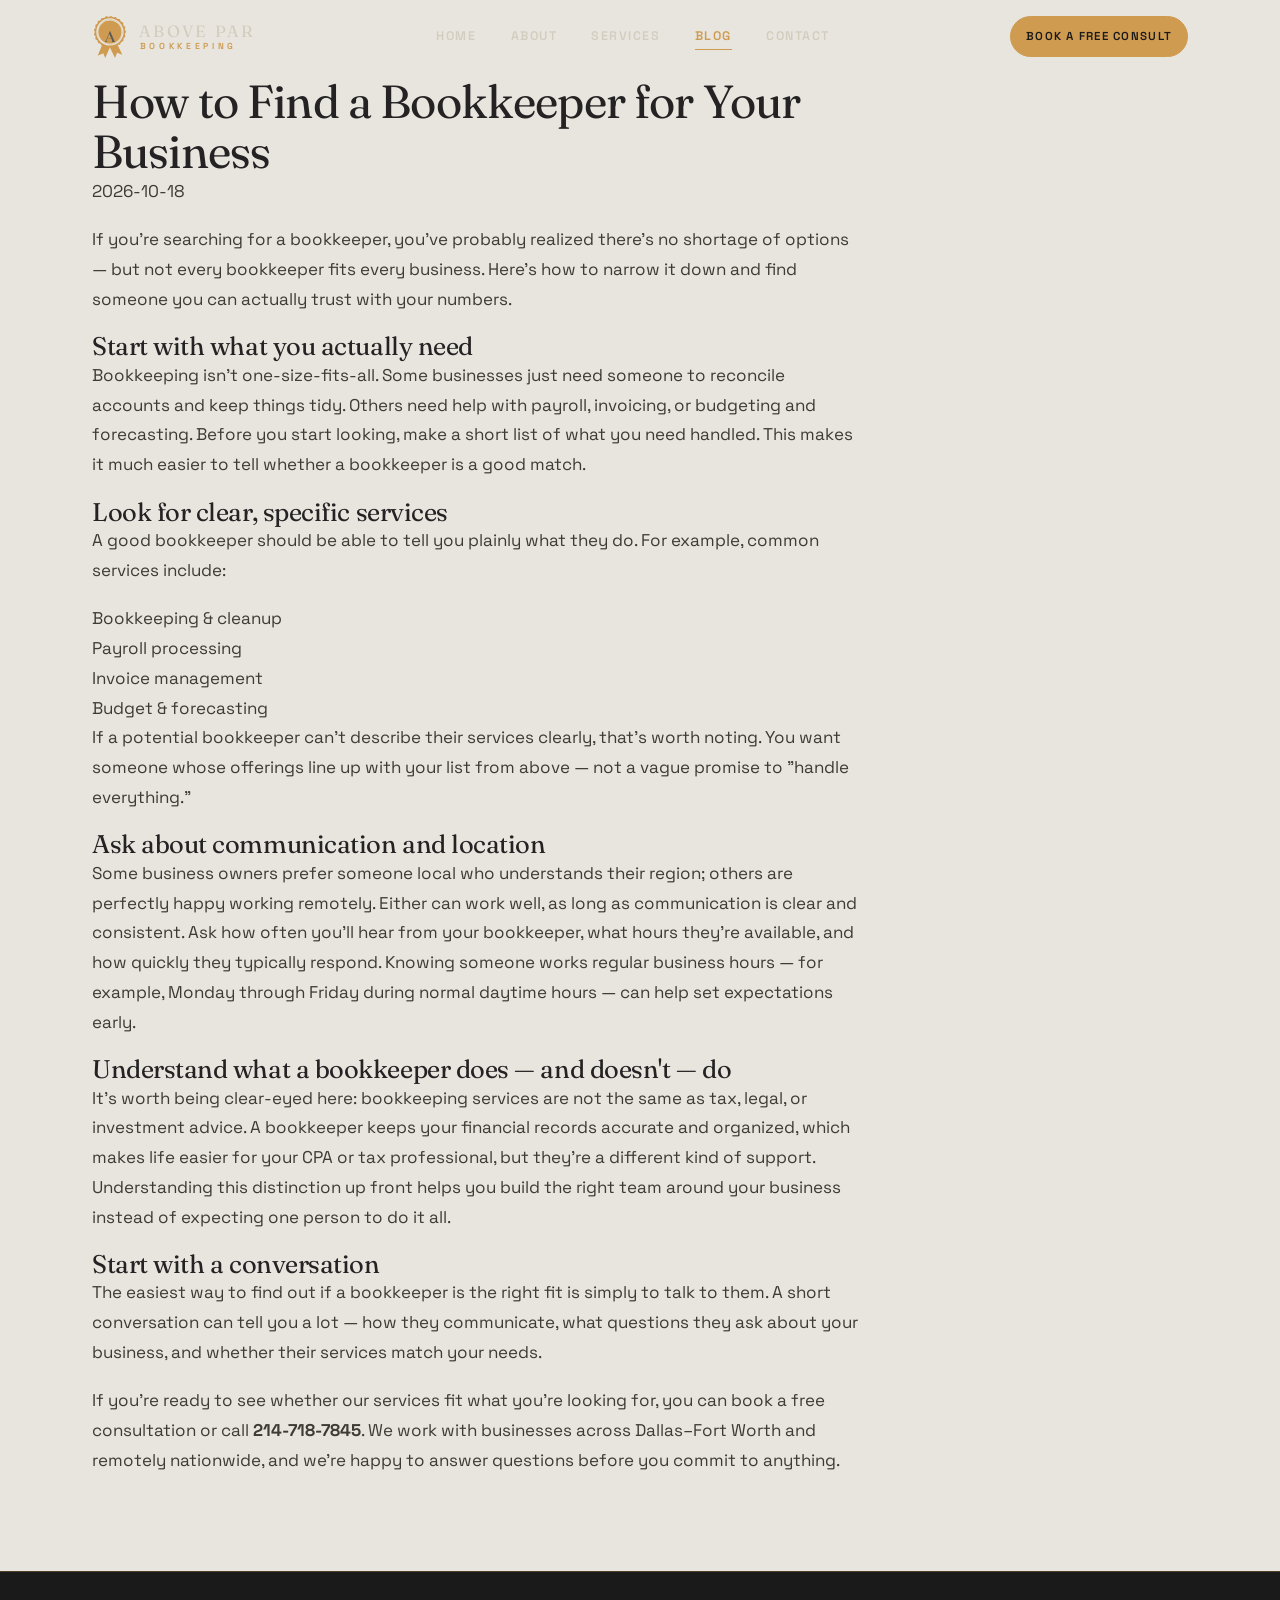
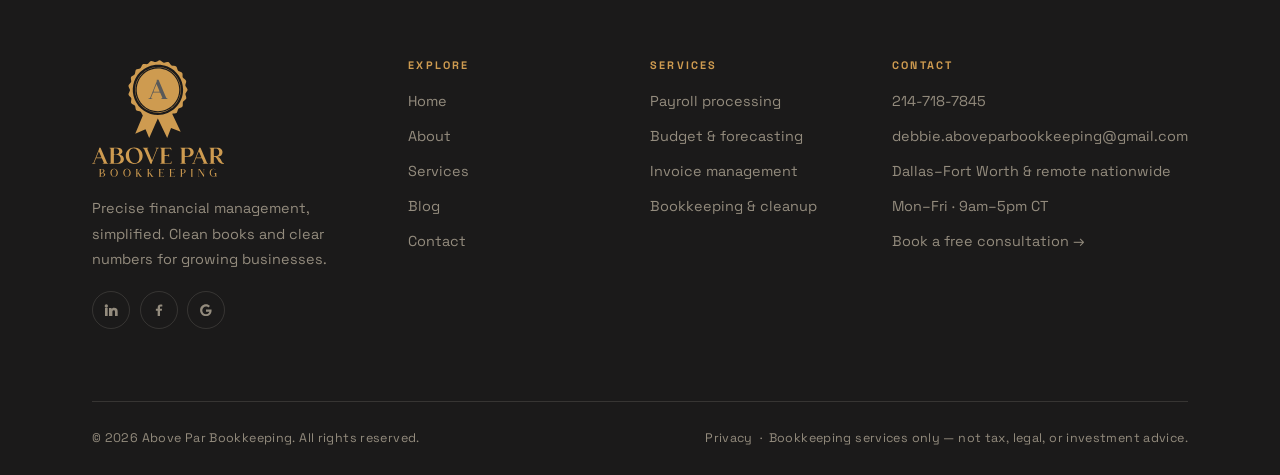
<file: blog/how-to-find-a-bookkeeper-for-your-business.html>
<!doctype html>
<html lang="en">
<head>
<meta charset="utf-8">
<meta name="viewport" content="width=device-width, initial-scale=1">
<title>Find the Right Bookkeeper for Your Business | Above Par</title>
<meta name="description" content="How to choose a bookkeeper for your small business: services to expect, key questions, and tips for DFW or remote outsourced bookkeeping support.">
<meta name="keywords" content="bookkeeping blog, small business finance, payroll tips, financial management">
<meta name="author" content="Above Par Bookkeeping">
<meta name="robots" content="index, follow, max-image-preview:large, max-snippet:-1, max-video-preview:-1">
<link rel="canonical" href="https://aboveparbookkeeping.com/blog/how-to-find-a-bookkeeper-for-your-business.html">
<link rel="alternate" hreflang="en-us" href="https://aboveparbookkeeping.com/blog/">
<meta name="theme-color" content="#242223">
<meta property="og:type" content="website">
<meta property="og:site_name" content="Above Par Bookkeeping">
<meta property="og:locale" content="en_US">
<meta property="og:title" content="Find the Right Bookkeeper for Your Business | Above Par">
<meta property="og:description" content="How to choose a bookkeeper for your small business: services to expect, key questions, and tips for DFW or remote outsourced bookkeeping support.">
<meta property="og:url" content="https://aboveparbookkeeping.com/blog/">
<meta property="og:image" content="https://aboveparbookkeeping.com/images/og-cover.png">
<meta property="og:image:width" content="1200">
<meta property="og:image:height" content="630">
<meta name="twitter:card" content="summary_large_image">
<meta name="twitter:title" content="Blog | Above Par Bookkeeping">
<meta name="twitter:description" content="Insights on bookkeeping, payroll, and financial management for growing businesses.">
<meta name="twitter:image" content="https://aboveparbookkeeping.com/images/og-cover.png">
<link rel="icon" href="../images/favicon.svg" type="image/svg+xml">
<link rel="preconnect" href="https://fonts.googleapis.com">
<link rel="preconnect" href="https://fonts.gstatic.com" crossorigin>
<link rel="preconnect" href="https://agency-dashboard-omega-red.vercel.app">
<link rel="preload" as="style" href="https://fonts.googleapis.com/css2?family=Fraunces:ital,opsz,wght@0,9..144,300;0,9..144,400;0,9..144,500;0,9..144,600;1,9..144,400;1,9..144,500&family=Space+Grotesk:wght@400;500;600;700&display=swap">
<link href="https://fonts.googleapis.com/css2?family=Fraunces:ital,opsz,wght@0,9..144,300;0,9..144,400;0,9..144,500;0,9..144,600;1,9..144,400;1,9..144,500&family=Space+Grotesk:wght@400;500;600;700&display=swap" rel="stylesheet" media="print" onload="this.media='all'">
<noscript><link href="https://fonts.googleapis.com/css2?family=Fraunces:ital,opsz,wght@0,9..144,300;0,9..144,400;0,9..144,500;0,9..144,600;1,9..144,400;1,9..144,500&family=Space+Grotesk:wght@400;500;600;700&display=swap" rel="stylesheet"></noscript>
<link rel="preload" as="style" href="../css/site.css">
<link rel="stylesheet" href="../css/site.css" media="print" onload="this.media='all'">
<noscript><link rel="stylesheet" href="../css/site.css"></noscript>
<script type="application/ld+json">
{
  "@context": "https://schema.org",
  "@type": "Blog",
  "name": "Above Par Bookkeeping Blog",
  "description": "Insights on bookkeeping, payroll, and financial management for growing businesses.",
  "url": "https://aboveparbookkeeping.com/blog/",
  "publisher": {
    "@type": "Organization",
    "name": "Above Par Bookkeeping",
    "logo": "https://aboveparbookkeeping.com/images/logo.svg"
  }
}
</script>
<script type="application/ld+json">{"@context":"https://schema.org","@type":"Article","headline":"How to Find a Bookkeeper for Your Business","datePublished":"2026-10-18","description":"Not sure how to find the right bookkeeper? Here's what to look for, what questions to ask, and how to know it's a good fit.","mainEntityOfPage":"https://aboveparbookkeeping.com/blog/how-to-find-a-bookkeeper-for-your-business.html","author":{"@type":"Organization","name":"above-par-bookkeeping"},"publisher":{"@type":"Organization","name":"above-par-bookkeeping"}}</script>
</head>
<body>

<a class="skip-link" href="#main" style="position:absolute;left:-9999px">Skip to content</a>

<header class="site-header">
  <div class="wrap">
    <a class="brand" href="../index.html" aria-label="Above Par Bookkeeping — home">
      <span class="brand__mark">
        <img class="m-light" src="../images/mark-light.svg" alt="" width="36" height="44" decoding="async">
        <img class="m-dark" src="../images/mark.svg" alt="" width="36" height="44" decoding="async">
      </span>
      <span class="brand__type">
        <span class="brand__name">Above Par</span>
        <span class="brand__sub">Bookkeeping</span>
      </span>
    </a>
    <nav class="nav" aria-label="Primary">
      <a href="../index.html">Home</a>
      <a href="../about.html">About</a>
      <a href="../services.html">Services</a>
      <a href="index.html" aria-current="page">Blog</a>
      <a href="../contact.html">Contact</a>
    </nav>
    <div class="header-cta">
      <a data-track="book-consultation" class="btn btn--sm" href="../index.html#book" data-book>Book a Free Consult</a>
      <button class="nav-toggle" aria-label="Open menu" aria-expanded="false" aria-controls="mobileMenu"><span></span><span></span><span></span></button>
    </div>
  </div>
</header>

<div class="mobile-menu" id="mobileMenu">
  <a href="../index.html">Home <span>01</span></a>
  <a href="../about.html">About <span>02</span></a>
  <a href="../services.html">Services <span>03</span></a>
  <a href="index.html">Blog <span>04</span></a>
  <a href="../contact.html">Contact <span>05</span></a>
  <a data-track="book-consultation" href="../index.html#book" data-book>Book a Free Consult <span>&rarr;</span></a>
  <div class="mobile-menu__foot">
    <span>214&#8209;718&#8209;7845</span>
    <span>debbie.aboveparbookkeeping@gmail.com</span>
    <span>Dallas&ndash;Fort Worth &amp; remote nationwide</span>
  </div>
</div>

<main id="main">

<!-- BLOG-MAIN-START -->
 <section class="section section--tight"><div class="wrap"><article class="post" style="max-width:70ch"><h1 class="h2">How to Find a Bookkeeper for Your Business</h1><p><time datetime="2026-10-18">2026-10-18</time></p>
<p>If you're searching for a bookkeeper, you've probably realized there's no shortage of options — but not every bookkeeper fits every business. Here's how to narrow it down and find someone you can actually trust with your numbers.</p>

<h2>Start with what you actually need</h2>
<p>Bookkeeping isn't one-size-fits-all. Some businesses just need someone to reconcile accounts and keep things tidy. Others need help with payroll, invoicing, or budgeting and forecasting. Before you start looking, make a short list of what you need handled. This makes it much easier to tell whether a bookkeeper is a good match.</p>

<h2>Look for clear, specific services</h2>
<p>A good bookkeeper should be able to tell you plainly what they do. For example, common services include:</p>
<ul>
  <li>Bookkeeping &amp; cleanup</li>
  <li>Payroll processing</li>
  <li>Invoice management</li>
  <li>Budget &amp; forecasting</li>
</ul>
<p>If a potential bookkeeper can't describe their services clearly, that's worth noting. You want someone whose offerings line up with your list from above — not a vague promise to "handle everything."</p>

<h2>Ask about communication and location</h2>
<p>Some business owners prefer someone local who understands their region; others are perfectly happy working remotely. Either can work well, as long as communication is clear and consistent. Ask how often you'll hear from your bookkeeper, what hours they're available, and how quickly they typically respond. Knowing someone works regular business hours — for example, Monday through Friday during normal daytime hours — can help set expectations early.

</p>

<h2>Understand what a bookkeeper does — and doesn't — do</h2>
<p>It's worth being clear-eyed here: bookkeeping services are not the same as tax, legal, or investment advice. A bookkeeper keeps your financial records accurate and organized, which makes life easier for your CPA or tax professional, but they're a different kind of support. Understanding this distinction up front helps you build the right team around your business instead of expecting one person to do it all.</p>

<h2>Start with a conversation</h2>
<p>The easiest way to find out if a bookkeeper is the right fit is simply to talk to them. A short conversation can tell you a lot — how they communicate, what questions they ask about your business, and whether their services match your needs.</p>
<p>If you're ready to see whether <a href="/services.html">our services</a> fit what you're looking for, you can <a href="/contact.html">book a free consultation</a> or call <strong>214‑718‑7845</strong>. We work with businesses across Dallas–Fort Worth and remotely nationwide, and we're happy to answer questions before you commit to anything.</p></article></div></section> 
<!-- BLOG-MAIN-END -->

</main>

<footer class="site-footer">
  <div class="wrap">
    <div class="footer-grid">
      <div class="footer-brand">
        <img class="footer-brand__logo" src="../images/logo-light.svg" alt="Above Par Bookkeeping" width="132" height="117" loading="lazy" decoding="async">
        <p>Precise financial management, simplified. Clean books and clear numbers for growing businesses.</p>
        <div class="footer-social">
          <a href="https://www.linkedin.com/company/above-par-bookkeeping/" target="_blank" rel="noopener" aria-label="Above Par Bookkeeping on LinkedIn">
            <svg viewBox="0 0 24 24" fill="currentColor" aria-hidden="true"><path d="M4.98 3.5A2.5 2.5 0 1 1 5 8.5a2.5 2.5 0 0 1-.02-5zM3 9h4v12H3zM9 9h3.8v1.7h.05c.53-1 1.83-2.05 3.77-2.05C20.4 8.65 22 10.7 22 14.1V21h-4v-6c0-1.5-.53-2.5-1.87-2.5-1.02 0-1.63.69-1.9 1.35-.1.24-.13.57-.13.9V21H9z"/></svg>
          </a>
          <a href="https://www.facebook.com/profile.php?id=61590942204847" target="_blank" rel="noopener" aria-label="Above Par Bookkeeping on Facebook">
            <svg viewBox="0 0 24 24" fill="currentColor" aria-hidden="true"><path d="M13.5 21v-8h2.7l.4-3h-3.1V8.1c0-.87.28-1.46 1.53-1.46H17V4.05C16.7 4 15.6 3.9 14.36 3.9c-2.6 0-4.36 1.58-4.36 4.48V10H7.3v3H10v8z"/></svg>
          </a>
          <a href="https://share.google/vOsIL2xC95UJYuE14" target="_blank" rel="noopener" aria-label="Above Par Bookkeeping on Google">
            <svg viewBox="0 0 24 24" fill="currentColor" aria-hidden="true"><path d="M12 11v3.6h5.05c-.22 1.32-1.55 3.87-5.05 3.87-3.04 0-5.52-2.52-5.52-5.62S8.96 6.83 12 6.83c1.73 0 2.89.74 3.55 1.37l2.42-2.33C16.4 4.35 14.42 3.4 12 3.4 7.1 3.4 3.13 7.37 3.13 12.27S7.1 21.13 12 21.13c5.03 0 8.36-3.54 8.36-8.52 0-.57-.06-1.01-.14-1.45H12z"/></svg>
          </a>
        </div>
      </div>
      <div class="footer-col">
        <h4>Explore</h4>
        <ul>
          <li><a href="../index.html">Home</a></li>
          <li><a href="../about.html">About</a></li>
          <li><a href="../services.html">Services</a></li>
          <li><a href="index.html">Blog</a></li>
          <li><a href="../contact.html">Contact</a></li>
        </ul>
      </div>
      <div class="footer-col">
        <h4>Services</h4>
        <ul>
          <li><a href="../services.html#payroll">Payroll processing</a></li>
          <li><a href="../services.html#forecasting">Budget &amp; forecasting</a></li>
          <li><a href="../services.html#invoicing">Invoice management</a></li>
          <li><a href="../services.html#more">Bookkeeping &amp; cleanup</a></li>
        </ul>
      </div>
      <div class="footer-col">
        <h4>Contact</h4>
        <ul>
          <li><a href="tel:+12147187845">214&#8209;718&#8209;7845</a></li>
          <li><a href="mailto:debbie.aboveparbookkeeping@gmail.com">debbie.aboveparbookkeeping@gmail.com</a></li>
          <li>Dallas&ndash;Fort Worth &amp; remote nationwide</li>
          <li>Mon&ndash;Fri &middot; 9am&ndash;5pm CT</li>
          <li><a data-track="book-consultation" href="../index.html#book" data-book>Book a free consultation &rarr;</a></li>
        </ul>
      </div>
    </div>
    <div class="footer-bar">
      <span>&copy; <span data-year>2026</span> Above Par Bookkeeping. All rights reserved.</span>
      <span><a href="../privacy.html">Privacy</a> &nbsp;&middot;&nbsp; Bookkeeping services only &mdash; not tax, legal, or investment advice.</span>
    </div>
  </div>
</footer>

<nav class="mbar" aria-label="Quick actions">
  <a class="mbar__call" href="tel:+12147187845" data-track="call">
    <svg viewBox="0 0 24 24" fill="none" aria-hidden="true"><path d="M6.6 10.8a15 15 0 0 0 6.6 6.6l2.2-2.2c.3-.3.7-.4 1-.2 1.1.4 2.3.6 3.5.6.6 0 1 .4 1 1V20c0 .6-.4 1-1 1A17 17 0 0 1 3 4c0-.6.4-1 1-1h3.6c.6 0 1 .4 1 1 0 1.2.2 2.4.6 3.5.1.4 0 .8-.3 1z" fill="currentColor"/></svg>
    Call
  </a>
  <a class="mbar__book" href="../index.html#book" data-book>Free Consult</a>
</nav>

<script src="../js/site.js" defer></script>

<!-- Performance tracking -->
<script defer src="https://agency-dashboard-omega-red.vercel.app/t.js" data-site="above-par-bookkeeping"></script>
</body>
</html>
</file>
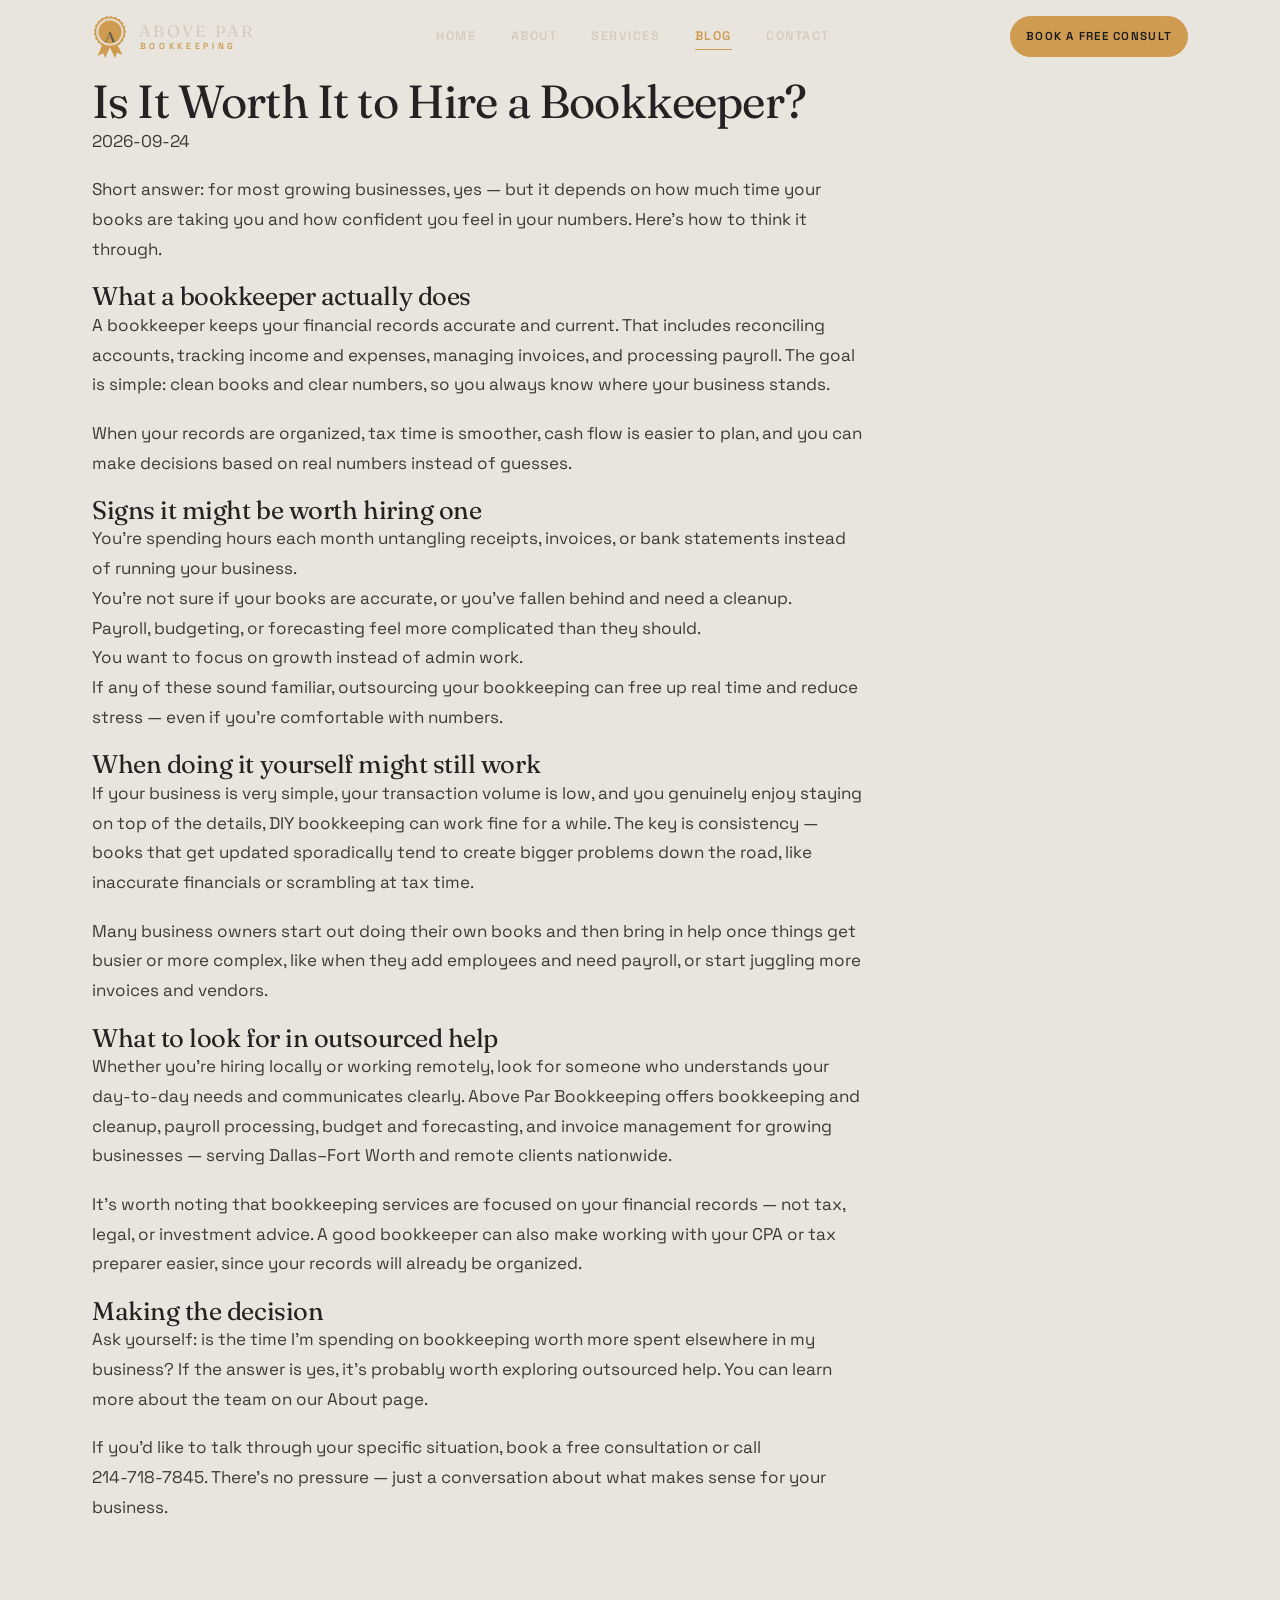
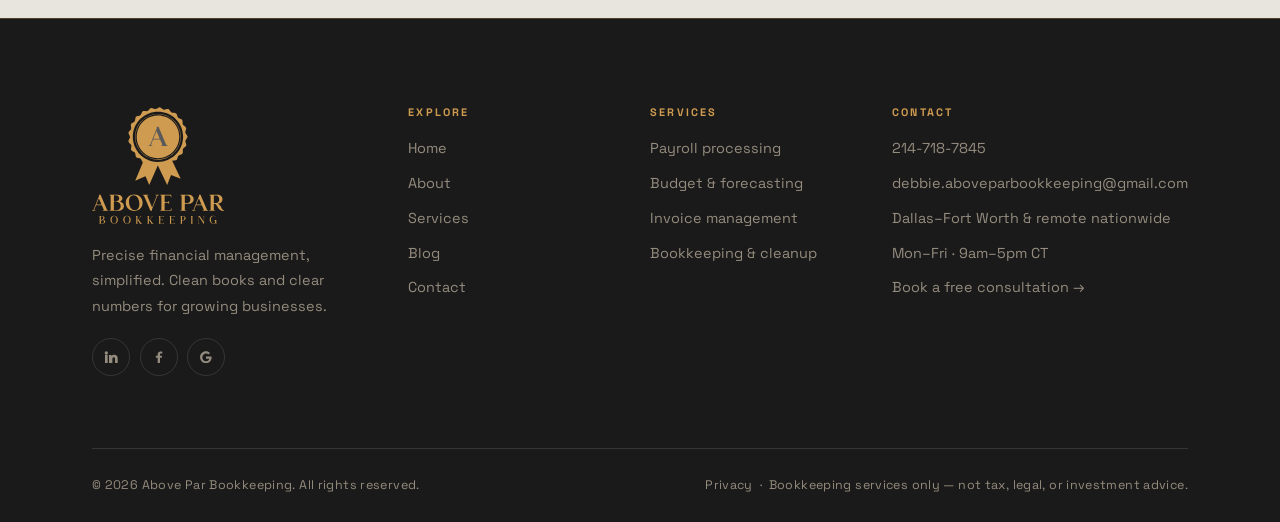
<file: blog/is-it-worth-it-to-hire-a-bookkeeper.html>
<!doctype html>
<html lang="en">
<head>
<meta charset="utf-8">
<meta name="viewport" content="width=device-width, initial-scale=1">
<title>Is Outsourced Bookkeeping Worth It? | Above Par Bookkeeping</title>
<meta name="description" content="Weighing outsourced bookkeeping for your small business? Signs it's time to hire help, serving Dallas-Fort Worth and remote clients nationwide.">
<meta name="keywords" content="bookkeeping blog, small business finance, payroll tips, financial management">
<meta name="author" content="Above Par Bookkeeping">
<meta name="robots" content="index, follow, max-image-preview:large, max-snippet:-1, max-video-preview:-1">
<link rel="canonical" href="https://aboveparbookkeeping.com/blog/is-it-worth-it-to-hire-a-bookkeeper.html">
<link rel="alternate" hreflang="en-us" href="https://aboveparbookkeeping.com/blog/">
<meta name="theme-color" content="#242223">
<meta property="og:type" content="website">
<meta property="og:site_name" content="Above Par Bookkeeping">
<meta property="og:locale" content="en_US">
<meta property="og:title" content="Is Outsourced Bookkeeping Worth It? | Above Par Bookkeeping">
<meta property="og:description" content="Weighing outsourced bookkeeping for your small business? Signs it's time to hire help, serving Dallas-Fort Worth and remote clients nationwide.">
<meta property="og:url" content="https://aboveparbookkeeping.com/blog/">
<meta property="og:image" content="https://aboveparbookkeeping.com/images/og-cover.png">
<meta property="og:image:width" content="1200">
<meta property="og:image:height" content="630">
<meta name="twitter:card" content="summary_large_image">
<meta name="twitter:title" content="Blog | Above Par Bookkeeping">
<meta name="twitter:description" content="Insights on bookkeeping, payroll, and financial management for growing businesses.">
<meta name="twitter:image" content="https://aboveparbookkeeping.com/images/og-cover.png">
<link rel="icon" href="../images/favicon.svg" type="image/svg+xml">
<link rel="preconnect" href="https://fonts.googleapis.com">
<link rel="preconnect" href="https://fonts.gstatic.com" crossorigin>
<link rel="preconnect" href="https://agency-dashboard-omega-red.vercel.app">
<link rel="preload" as="style" href="https://fonts.googleapis.com/css2?family=Fraunces:ital,opsz,wght@0,9..144,300;0,9..144,400;0,9..144,500;0,9..144,600;1,9..144,400;1,9..144,500&family=Space+Grotesk:wght@400;500;600;700&display=swap">
<link href="https://fonts.googleapis.com/css2?family=Fraunces:ital,opsz,wght@0,9..144,300;0,9..144,400;0,9..144,500;0,9..144,600;1,9..144,400;1,9..144,500&family=Space+Grotesk:wght@400;500;600;700&display=swap" rel="stylesheet" media="print" onload="this.media='all'">
<noscript><link href="https://fonts.googleapis.com/css2?family=Fraunces:ital,opsz,wght@0,9..144,300;0,9..144,400;0,9..144,500;0,9..144,600;1,9..144,400;1,9..144,500&family=Space+Grotesk:wght@400;500;600;700&display=swap" rel="stylesheet"></noscript>
<link rel="stylesheet" href="../css/site.css">
<script type="application/ld+json">
{
  "@context": "https://schema.org",
  "@type": "Blog",
  "name": "Above Par Bookkeeping Blog",
  "description": "Insights on bookkeeping, payroll, and financial management for growing businesses.",
  "url": "https://aboveparbookkeeping.com/blog/",
  "publisher": {
    "@type": "Organization",
    "name": "Above Par Bookkeeping",
    "logo": "https://aboveparbookkeeping.com/images/logo.svg"
  }
}
</script>
<script type="application/ld+json">{"@context":"https://schema.org","@type":"Article","headline":"Is It Worth It to Hire a Bookkeeper?","datePublished":"2026-09-24","description":"Wondering if hiring a bookkeeper is worth the cost? Here's how to know when outsourcing your books makes sense for your business.","mainEntityOfPage":"https://aboveparbookkeeping.com/blog/is-it-worth-it-to-hire-a-bookkeeper.html","author":{"@type":"Organization","name":"above-par-bookkeeping"},"publisher":{"@type":"Organization","name":"above-par-bookkeeping"}}</script>
</head>
<body>

<a class="skip-link" href="#main" style="position:absolute;left:-9999px">Skip to content</a>

<header class="site-header">
  <div class="wrap">
    <a class="brand" href="../index.html" aria-label="Above Par Bookkeeping — home">
      <span class="brand__mark">
        <img class="m-light" src="../images/mark-light.svg" alt="" width="36" height="44" decoding="async">
        <img class="m-dark" src="../images/mark.svg" alt="" width="36" height="44" decoding="async">
      </span>
      <span class="brand__type">
        <span class="brand__name">Above Par</span>
        <span class="brand__sub">Bookkeeping</span>
      </span>
    </a>
    <nav class="nav" aria-label="Primary">
      <a href="../index.html">Home</a>
      <a href="../about.html">About</a>
      <a href="../services.html">Services</a>
      <a href="index.html" aria-current="page">Blog</a>
      <a href="../contact.html">Contact</a>
    </nav>
    <div class="header-cta">
      <a data-track="book-consultation" class="btn btn--sm" href="../index.html#book" data-book>Book a Free Consult</a>
      <button class="nav-toggle" aria-label="Open menu" aria-expanded="false" aria-controls="mobileMenu"><span></span><span></span><span></span></button>
    </div>
  </div>
</header>

<div class="mobile-menu" id="mobileMenu">
  <a href="../index.html">Home <span>01</span></a>
  <a href="../about.html">About <span>02</span></a>
  <a href="../services.html">Services <span>03</span></a>
  <a href="index.html">Blog <span>04</span></a>
  <a href="../contact.html">Contact <span>05</span></a>
  <a data-track="book-consultation" href="../index.html#book" data-book>Book a Free Consult <span>&rarr;</span></a>
  <div class="mobile-menu__foot">
    <span>214&#8209;718&#8209;7845</span>
    <span>debbie.aboveparbookkeeping@gmail.com</span>
    <span>Dallas&ndash;Fort Worth &amp; remote nationwide</span>
  </div>
</div>

<main id="main">

<!-- BLOG-MAIN-START -->
 <section class="section section--tight"><div class="wrap"><article class="post" style="max-width:70ch"><h1 class="h2">Is It Worth It to Hire a Bookkeeper?</h1>
<p><time datetime="2026-09-24">2026-09-24</time></p>
<p>Short answer: for most growing businesses, yes — but it depends on how much time your books are taking you and how confident you feel in your numbers. Here's how to think it through.</p>

<h2>What a bookkeeper actually does</h2>
<p>A bookkeeper keeps your financial records accurate and current. That includes reconciling accounts, tracking income and expenses, managing invoices, and processing payroll. The goal is simple: clean books and clear numbers, so you always know where your business stands.</p>
<p>When your records are organized, tax time is smoother, cash flow is easier to plan, and you can make decisions based on real numbers instead of guesses.</p>

<h2>Signs it might be worth hiring one</h2>
<ul>
<li>You're spending hours each month untangling receipts, invoices, or bank statements instead of running your business.</li>
<li>You're not sure if your books are accurate, or you've fallen behind and need a cleanup.</li>
<li>Payroll, budgeting, or forecasting feel more complicated than they should.</li>
<li>You want to focus on growth instead of admin work.</li>
</ul>
<p>If any of these sound familiar, outsourcing your bookkeeping can free up real time and reduce stress — even if you're comfortable with numbers.</p>

<h2>When doing it yourself might still work</h2>
<p>If your business is very simple, your transaction volume is low, and you genuinely enjoy staying on top of the details, DIY bookkeeping can work fine for a while. The key is consistency — books that get updated sporadically tend to create bigger problems down the road, like inaccurate financials or scrambling at tax time.</p>
<p>Many business owners start out doing their own books and then bring in help once things get busier or more complex, like when they add employees and need payroll, or start juggling more invoices and vendors.</p>

<h2>What to look for in outsourced help</h2>
<p>Whether you're hiring locally or working remotely, look for someone who understands your day-to-day needs and communicates clearly. Above Par Bookkeeping offers <a href="services.html">bookkeeping and cleanup, payroll processing, budget and forecasting, and invoice management</a> for growing businesses — serving Dallas–Fort Worth and remote clients nationwide.</p>
<p>It's worth noting that bookkeeping services are focused on your financial records — not tax, legal, or investment advice. A good bookkeeper can also make working with your CPA or tax preparer easier, since your records will already be organized.</p>

<h2>Making the decision</h2>
<p>Ask yourself: is the time I'm spending on bookkeeping worth more spent elsewhere in my business? If the answer is yes, it's probably worth exploring outsourced help. You can learn more about the team on our <a href="about.html">About page</a>.</p>
<p>If you'd like to talk through your specific situation, <a href="contact.html">book a free consultation</a> or call 214‑718‑7845. There's no pressure — just a conversation about what makes sense for your business.</p></article></div></section> 
<!-- BLOG-MAIN-END -->

</main>

<footer class="site-footer">
  <div class="wrap">
    <div class="footer-grid">
      <div class="footer-brand">
        <img class="footer-brand__logo" src="../images/logo-light.svg" alt="Above Par Bookkeeping" width="132" height="117" loading="lazy" decoding="async">
        <p>Precise financial management, simplified. Clean books and clear numbers for growing businesses.</p>
        <div class="footer-social">
          <a href="https://www.linkedin.com/company/above-par-bookkeeping/" target="_blank" rel="noopener" aria-label="Above Par Bookkeeping on LinkedIn">
            <svg viewBox="0 0 24 24" fill="currentColor" aria-hidden="true"><path d="M4.98 3.5A2.5 2.5 0 1 1 5 8.5a2.5 2.5 0 0 1-.02-5zM3 9h4v12H3zM9 9h3.8v1.7h.05c.53-1 1.83-2.05 3.77-2.05C20.4 8.65 22 10.7 22 14.1V21h-4v-6c0-1.5-.53-2.5-1.87-2.5-1.02 0-1.63.69-1.9 1.35-.1.24-.13.57-.13.9V21H9z"/></svg>
          </a>
          <a href="https://www.facebook.com/profile.php?id=61590942204847" target="_blank" rel="noopener" aria-label="Above Par Bookkeeping on Facebook">
            <svg viewBox="0 0 24 24" fill="currentColor" aria-hidden="true"><path d="M13.5 21v-8h2.7l.4-3h-3.1V8.1c0-.87.28-1.46 1.53-1.46H17V4.05C16.7 4 15.6 3.9 14.36 3.9c-2.6 0-4.36 1.58-4.36 4.48V10H7.3v3H10v8z"/></svg>
          </a>
          <a href="https://share.google/vOsIL2xC95UJYuE14" target="_blank" rel="noopener" aria-label="Above Par Bookkeeping on Google">
            <svg viewBox="0 0 24 24" fill="currentColor" aria-hidden="true"><path d="M12 11v3.6h5.05c-.22 1.32-1.55 3.87-5.05 3.87-3.04 0-5.52-2.52-5.52-5.62S8.96 6.83 12 6.83c1.73 0 2.89.74 3.55 1.37l2.42-2.33C16.4 4.35 14.42 3.4 12 3.4 7.1 3.4 3.13 7.37 3.13 12.27S7.1 21.13 12 21.13c5.03 0 8.36-3.54 8.36-8.52 0-.57-.06-1.01-.14-1.45H12z"/></svg>
          </a>
        </div>
      </div>
      <div class="footer-col">
        <h4>Explore</h4>
        <ul>
          <li><a href="../index.html">Home</a></li>
          <li><a href="../about.html">About</a></li>
          <li><a href="../services.html">Services</a></li>
          <li><a href="index.html">Blog</a></li>
          <li><a href="../contact.html">Contact</a></li>
        </ul>
      </div>
      <div class="footer-col">
        <h4>Services</h4>
        <ul>
          <li><a href="../services.html#payroll">Payroll processing</a></li>
          <li><a href="../services.html#forecasting">Budget &amp; forecasting</a></li>
          <li><a href="../services.html#invoicing">Invoice management</a></li>
          <li><a href="../services.html#more">Bookkeeping &amp; cleanup</a></li>
        </ul>
      </div>
      <div class="footer-col">
        <h4>Contact</h4>
        <ul>
          <li><a href="tel:+12147187845">214&#8209;718&#8209;7845</a></li>
          <li><a href="mailto:debbie.aboveparbookkeeping@gmail.com">debbie.aboveparbookkeeping@gmail.com</a></li>
          <li>Dallas&ndash;Fort Worth &amp; remote nationwide</li>
          <li>Mon&ndash;Fri &middot; 9am&ndash;5pm CT</li>
          <li><a data-track="book-consultation" href="../index.html#book" data-book>Book a free consultation &rarr;</a></li>
        </ul>
      </div>
    </div>
    <div class="footer-bar">
      <span>&copy; <span data-year>2026</span> Above Par Bookkeeping. All rights reserved.</span>
      <span><a href="../privacy.html">Privacy</a> &nbsp;&middot;&nbsp; Bookkeeping services only &mdash; not tax, legal, or investment advice.</span>
    </div>
  </div>
</footer>

<nav class="mbar" aria-label="Quick actions">
  <a class="mbar__call" href="tel:+12147187845" data-track="call">
    <svg viewBox="0 0 24 24" fill="none" aria-hidden="true"><path d="M6.6 10.8a15 15 0 0 0 6.6 6.6l2.2-2.2c.3-.3.7-.4 1-.2 1.1.4 2.3.6 3.5.6.6 0 1 .4 1 1V20c0 .6-.4 1-1 1A17 17 0 0 1 3 4c0-.6.4-1 1-1h3.6c.6 0 1 .4 1 1 0 1.2.2 2.4.6 3.5.1.4 0 .8-.3 1z" fill="currentColor"/></svg>
    Call
  </a>
  <a class="mbar__book" href="../index.html#book" data-book>Free Consult</a>
</nav>

<script src="../js/site.js" defer></script>

<!-- Performance tracking -->
<script defer src="https://agency-dashboard-omega-red.vercel.app/t.js" data-site="above-par-bookkeeping"></script>
</body>
</html>
</file>
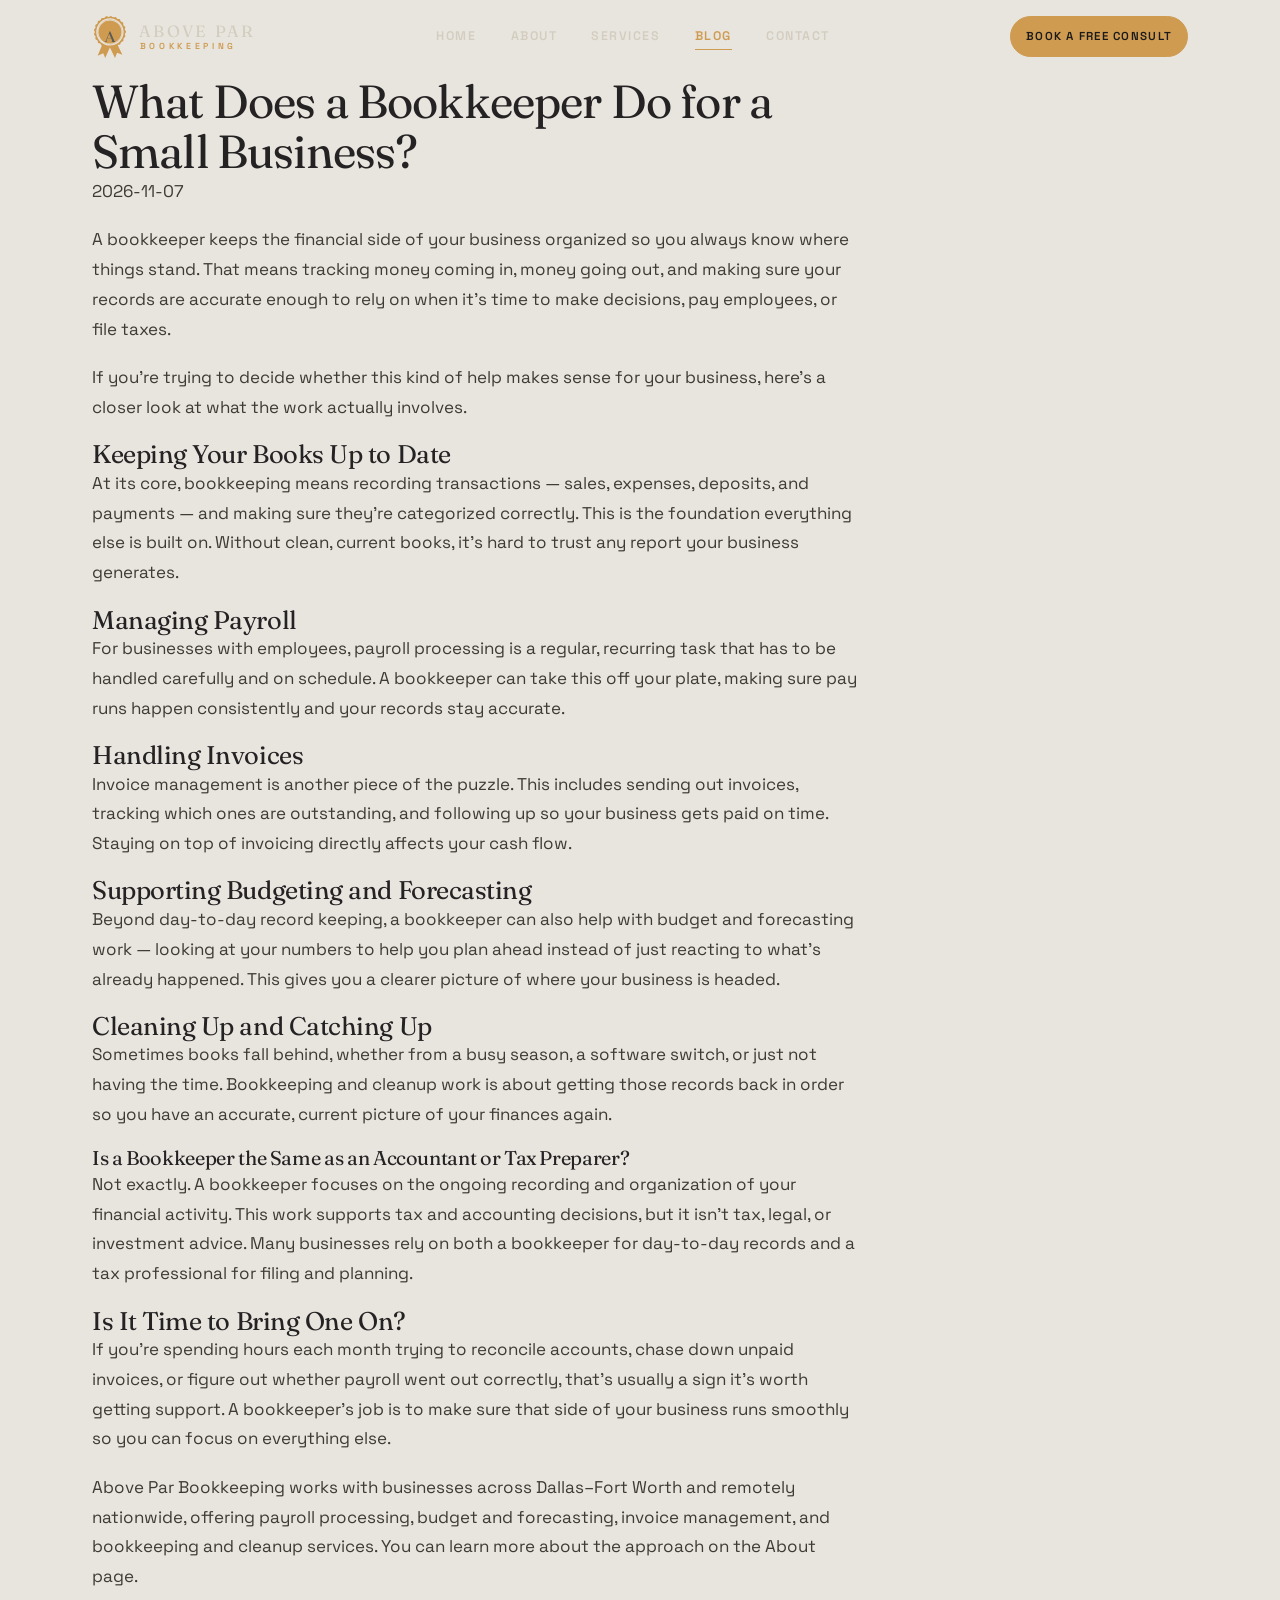
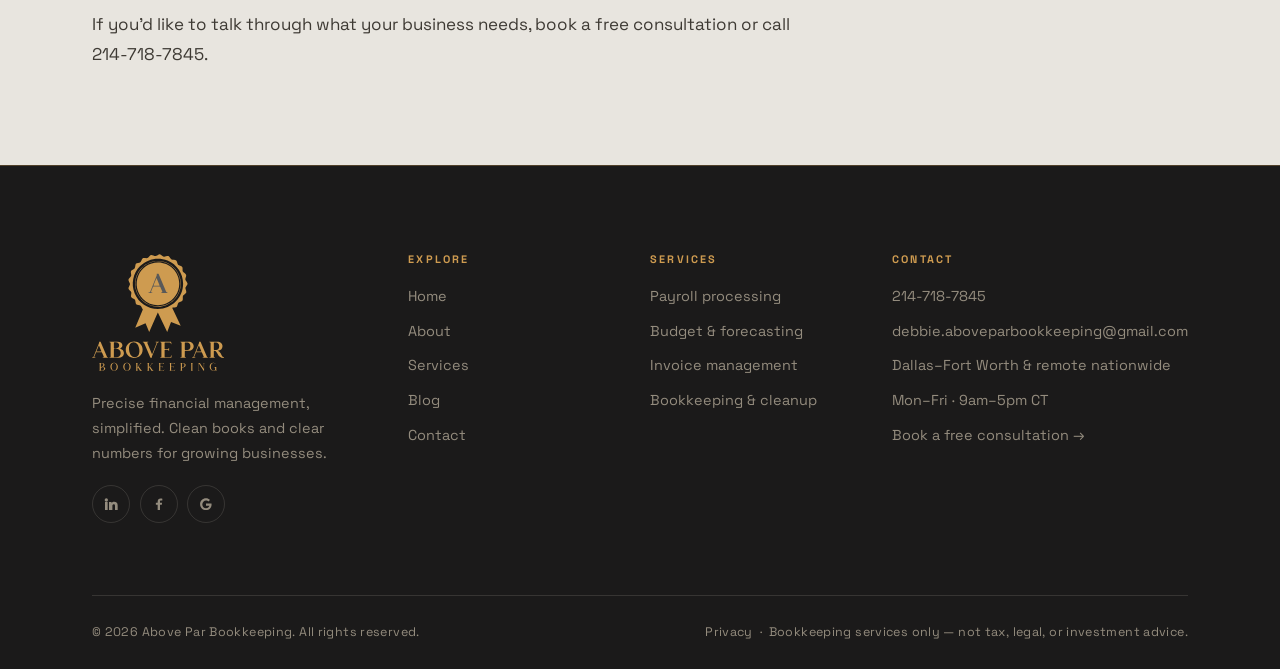
<file: blog/what-does-a-bookkeeper-do-for-a-small-business.html>
<!doctype html>
<html lang="en">
<head>
<meta charset="utf-8">
<meta name="viewport" content="width=device-width, initial-scale=1">
<title>What Does a Bookkeeper Do for a Small Business? | above-par-bookkeeping</title>
<meta name="description" content="Wondering what a bookkeeper actually does? Here's a clear breakdown of the core tasks that keep a small business's finances organized.">
<meta name="keywords" content="bookkeeping blog, small business finance, payroll tips, financial management">
<meta name="author" content="Above Par Bookkeeping">
<meta name="robots" content="index, follow, max-image-preview:large, max-snippet:-1, max-video-preview:-1">
<link rel="canonical" href="https://aboveparbookkeeping.com/blog/what-does-a-bookkeeper-do-for-a-small-business.html">
<link rel="alternate" hreflang="en-us" href="https://aboveparbookkeeping.com/blog/">
<meta name="theme-color" content="#242223">
<meta property="og:type" content="website">
<meta property="og:site_name" content="Above Par Bookkeeping">
<meta property="og:locale" content="en_US">
<meta property="og:title" content="DFW & Remote Bookkeeping Tips | Above Par Bookkeeping">
<meta property="og:description" content="Practical bookkeeping, payroll, and QuickBooks tips for Dallas-Fort Worth small businesses and remote clients across the U.S.">
<meta property="og:url" content="https://aboveparbookkeeping.com/blog/">
<meta property="og:image" content="https://aboveparbookkeeping.com/images/og-cover.png">
<meta property="og:image:width" content="1200">
<meta property="og:image:height" content="630">
<meta name="twitter:card" content="summary_large_image">
<meta name="twitter:title" content="Blog | Above Par Bookkeeping">
<meta name="twitter:description" content="Insights on bookkeeping, payroll, and financial management for growing businesses.">
<meta name="twitter:image" content="https://aboveparbookkeeping.com/images/og-cover.png">
<link rel="icon" href="../images/favicon.svg" type="image/svg+xml">
<link rel="preconnect" href="https://fonts.googleapis.com">
<link rel="preconnect" href="https://fonts.gstatic.com" crossorigin>
<link rel="preconnect" href="https://agency-dashboard-omega-red.vercel.app">
<link rel="preload" as="style" href="https://fonts.googleapis.com/css2?family=Fraunces:ital,opsz,wght@0,9..144,300;0,9..144,400;0,9..144,500;0,9..144,600;1,9..144,400;1,9..144,500&family=Space+Grotesk:wght@400;500;600;700&display=swap">
<link href="https://fonts.googleapis.com/css2?family=Fraunces:ital,opsz,wght@0,9..144,300;0,9..144,400;0,9..144,500;0,9..144,600;1,9..144,400;1,9..144,500&family=Space+Grotesk:wght@400;500;600;700&display=swap" rel="stylesheet" media="print" onload="this.media='all'">
<noscript><link href="https://fonts.googleapis.com/css2?family=Fraunces:ital,opsz,wght@0,9..144,300;0,9..144,400;0,9..144,500;0,9..144,600;1,9..144,400;1,9..144,500&family=Space+Grotesk:wght@400;500;600;700&display=swap" rel="stylesheet"></noscript>
<link rel="preload" as="style" href="../css/site.css">
<link rel="stylesheet" href="../css/site.css" media="print" onload="this.media='all'">
<noscript><link rel="stylesheet" href="../css/site.css"></noscript>
<script type="application/ld+json">
{
  "@context": "https://schema.org",
  "@type": "Blog",
  "name": "Above Par Bookkeeping Blog",
  "description": "Insights on bookkeeping, payroll, and financial management for growing businesses.",
  "url": "https://aboveparbookkeeping.com/blog/",
  "publisher": {
    "@type": "Organization",
    "name": "Above Par Bookkeeping",
    "logo": "https://aboveparbookkeeping.com/images/logo.svg"
  }
}
</script>
<script type="application/ld+json">{"@context":"https://schema.org","@type":"Article","headline":"What Does a Bookkeeper Do for a Small Business?","datePublished":"2026-11-07","description":"Wondering what a bookkeeper actually does? Here's a clear breakdown of the core tasks that keep a small business's finances organized.","mainEntityOfPage":"https://aboveparbookkeeping.com/blog/what-does-a-bookkeeper-do-for-a-small-business.html","author":{"@type":"Organization","name":"above-par-bookkeeping"},"publisher":{"@type":"Organization","name":"above-par-bookkeeping"}}</script>
</head>
<body>

<a class="skip-link" href="#main" style="position:absolute;left:-9999px">Skip to content</a>

<header class="site-header">
  <div class="wrap">
    <a class="brand" href="../index.html" aria-label="Above Par Bookkeeping — home">
      <span class="brand__mark">
        <img class="m-light" src="../images/mark-light.svg" alt="" width="36" height="44" decoding="async">
        <img class="m-dark" src="../images/mark.svg" alt="" width="36" height="44" decoding="async">
      </span>
      <span class="brand__type">
        <span class="brand__name">Above Par</span>
        <span class="brand__sub">Bookkeeping</span>
      </span>
    </a>
    <nav class="nav" aria-label="Primary">
      <a href="../index.html">Home</a>
      <a href="../about.html">About</a>
      <a href="../services.html">Services</a>
      <a href="index.html" aria-current="page">Blog</a>
      <a href="../contact.html">Contact</a>
    </nav>
    <div class="header-cta">
      <a data-track="book-consultation" class="btn btn--sm" href="../index.html#book" data-book>Book a Free Consult</a>
      <button class="nav-toggle" aria-label="Open menu" aria-expanded="false" aria-controls="mobileMenu"><span></span><span></span><span></span></button>
    </div>
  </div>
</header>

<div class="mobile-menu" id="mobileMenu">
  <a href="../index.html">Home <span>01</span></a>
  <a href="../about.html">About <span>02</span></a>
  <a href="../services.html">Services <span>03</span></a>
  <a href="index.html">Blog <span>04</span></a>
  <a href="../contact.html">Contact <span>05</span></a>
  <a data-track="book-consultation" href="../index.html#book" data-book>Book a Free Consult <span>&rarr;</span></a>
  <div class="mobile-menu__foot">
    <span>214&#8209;718&#8209;7845</span>
    <span>debbie.aboveparbookkeeping@gmail.com</span>
    <span>Dallas&ndash;Fort Worth &amp; remote nationwide</span>
  </div>
</div>

<main id="main">

<!-- BLOG-MAIN-START -->
 <section class="section section--tight"><div class="wrap"><article class="post" style="max-width:70ch"><h1 class="h2">What Does a Bookkeeper Do for a Small Business?</h1><p><time datetime="2026-11-07">2026-11-07</time></p>
<p>A bookkeeper keeps the financial side of your business organized so you always know where things stand. That means tracking money coming in, money going out, and making sure your records are accurate enough to rely on when it's time to make decisions, pay employees, or file taxes.</p>

<p>If you're trying to decide whether this kind of help makes sense for your business, here's a closer look at what the work actually involves.</p>

<h2>Keeping Your Books Up to Date</h2>
<p>At its core, bookkeeping means recording transactions — sales, expenses, deposits, and payments — and making sure they're categorized correctly. This is the foundation everything else is built on. Without clean, current books, it's hard to trust any report your business generates.</p>

<h2>Managing Payroll</h2>
<p>For businesses with employees, payroll processing is a regular, recurring task that has to be handled carefully and on schedule. A bookkeeper can take this off your plate, making sure pay runs happen consistently and your records stay accurate.</p>

<h2>Handling Invoices</h2>
<p>Invoice management is another piece of the puzzle. This includes sending out invoices, tracking which ones are outstanding, and following up so your business gets paid on time. Staying on top of invoicing directly affects your cash flow.</p>

<h2>Supporting Budgeting and Forecasting</h2>
<p>Beyond day-to-day record keeping, a bookkeeper can also help with budget and forecasting work — looking at your numbers to help you plan ahead instead of just reacting to what's already happened. This gives you a clearer picture of where your business is headed.</p>

<h2>Cleaning Up and Catching Up</h2>
<p>Sometimes books fall behind, whether from a busy season, a software switch, or just not having the time. Bookkeeping and cleanup work is about getting those records back in order so you have an accurate, current picture of your finances again.</p>

<h3>Is a Bookkeeper the Same as an Accountant or Tax Preparer?</h3>
<p>Not exactly. A bookkeeper focuses on the ongoing recording and organization of your financial activity. This work supports tax and accounting decisions, but it isn't tax, legal, or investment advice. Many businesses rely on both a bookkeeper for day-to-day records and a tax professional for filing and planning.</p>

<h2>Is It Time to Bring One On?</h2>
<p>If you're spending hours each month trying to reconcile accounts, chase down unpaid invoices, or figure out whether payroll went out correctly, that's usually a sign it's worth getting support. A bookkeeper's job is to make sure that side of your business runs smoothly so you can focus on everything else.</p>

<p>Above Par Bookkeeping works with businesses across Dallas–Fort Worth and remotely nationwide, offering <a href="/services.html">payroll processing, budget and forecasting, invoice management, and bookkeeping and cleanup services</a>. You can learn more about the approach on the <a href="/about.html">About page</a>.</p>

<p>If you'd like to talk through what your business needs, <a href="/contact.html">book a free consultation</a> or call 214‑718‑7845.</p></article></div></section> 
<!-- BLOG-MAIN-END -->

</main>

<footer class="site-footer">
  <div class="wrap">
    <div class="footer-grid">
      <div class="footer-brand">
        <img class="footer-brand__logo" src="../images/logo-light.svg" alt="Above Par Bookkeeping" width="132" height="117" loading="lazy" decoding="async">
        <p>Precise financial management, simplified. Clean books and clear numbers for growing businesses.</p>
        <div class="footer-social">
          <a href="https://www.linkedin.com/company/above-par-bookkeeping/" target="_blank" rel="noopener" aria-label="Above Par Bookkeeping on LinkedIn">
            <svg viewBox="0 0 24 24" fill="currentColor" aria-hidden="true"><path d="M4.98 3.5A2.5 2.5 0 1 1 5 8.5a2.5 2.5 0 0 1-.02-5zM3 9h4v12H3zM9 9h3.8v1.7h.05c.53-1 1.83-2.05 3.77-2.05C20.4 8.65 22 10.7 22 14.1V21h-4v-6c0-1.5-.53-2.5-1.87-2.5-1.02 0-1.63.69-1.9 1.35-.1.24-.13.57-.13.9V21H9z"/></svg>
          </a>
          <a href="https://www.facebook.com/profile.php?id=61590942204847" target="_blank" rel="noopener" aria-label="Above Par Bookkeeping on Facebook">
            <svg viewBox="0 0 24 24" fill="currentColor" aria-hidden="true"><path d="M13.5 21v-8h2.7l.4-3h-3.1V8.1c0-.87.28-1.46 1.53-1.46H17V4.05C16.7 4 15.6 3.9 14.36 3.9c-2.6 0-4.36 1.58-4.36 4.48V10H7.3v3H10v8z"/></svg>
          </a>
          <a href="https://share.google/vOsIL2xC95UJYuE14" target="_blank" rel="noopener" aria-label="Above Par Bookkeeping on Google">
            <svg viewBox="0 0 24 24" fill="currentColor" aria-hidden="true"><path d="M12 11v3.6h5.05c-.22 1.32-1.55 3.87-5.05 3.87-3.04 0-5.52-2.52-5.52-5.62S8.96 6.83 12 6.83c1.73 0 2.89.74 3.55 1.37l2.42-2.33C16.4 4.35 14.42 3.4 12 3.4 7.1 3.4 3.13 7.37 3.13 12.27S7.1 21.13 12 21.13c5.03 0 8.36-3.54 8.36-8.52 0-.57-.06-1.01-.14-1.45H12z"/></svg>
          </a>
        </div>
      </div>
      <div class="footer-col">
        <h4>Explore</h4>
        <ul>
          <li><a href="../index.html">Home</a></li>
          <li><a href="../about.html">About</a></li>
          <li><a href="../services.html">Services</a></li>
          <li><a href="index.html">Blog</a></li>
          <li><a href="../contact.html">Contact</a></li>
        </ul>
      </div>
      <div class="footer-col">
        <h4>Services</h4>
        <ul>
          <li><a href="../services.html#payroll">Payroll processing</a></li>
          <li><a href="../services.html#forecasting">Budget &amp; forecasting</a></li>
          <li><a href="../services.html#invoicing">Invoice management</a></li>
          <li><a href="../services.html#more">Bookkeeping &amp; cleanup</a></li>
        </ul>
      </div>
      <div class="footer-col">
        <h4>Contact</h4>
        <ul>
          <li><a href="tel:+12147187845">214&#8209;718&#8209;7845</a></li>
          <li><a href="mailto:debbie.aboveparbookkeeping@gmail.com">debbie.aboveparbookkeeping@gmail.com</a></li>
          <li>Dallas&ndash;Fort Worth &amp; remote nationwide</li>
          <li>Mon&ndash;Fri &middot; 9am&ndash;5pm CT</li>
          <li><a data-track="book-consultation" href="../index.html#book" data-book>Book a free consultation &rarr;</a></li>
        </ul>
      </div>
    </div>
    <div class="footer-bar">
      <span>&copy; <span data-year>2026</span> Above Par Bookkeeping. All rights reserved.</span>
      <span><a href="../privacy.html">Privacy</a> &nbsp;&middot;&nbsp; Bookkeeping services only &mdash; not tax, legal, or investment advice.</span>
    </div>
  </div>
</footer>

<nav class="mbar" aria-label="Quick actions">
  <a class="mbar__call" href="tel:+12147187845" data-track="call">
    <svg viewBox="0 0 24 24" fill="none" aria-hidden="true"><path d="M6.6 10.8a15 15 0 0 0 6.6 6.6l2.2-2.2c.3-.3.7-.4 1-.2 1.1.4 2.3.6 3.5.6.6 0 1 .4 1 1V20c0 .6-.4 1-1 1A17 17 0 0 1 3 4c0-.6.4-1 1-1h3.6c.6 0 1 .4 1 1 0 1.2.2 2.4.6 3.5.1.4 0 .8-.3 1z" fill="currentColor"/></svg>
    Call
  </a>
  <a class="mbar__book" href="../index.html#book" data-book>Free Consult</a>
</nav>

<script src="../js/site.js" defer></script>

<!-- Performance tracking -->
<script defer src="https://agency-dashboard-omega-red.vercel.app/t.js" data-site="above-par-bookkeeping"></script>
</body>
</html>
</file>
<file: css/site.css>
/* =====================================================================
   ABOVE PAR BOOKKEEPING — site.css
   Editorial "private-ledger" system. One accent: brass gold #CE9B50.
   ===================================================================== */

/* ---------- tokens ---------- */
:root{
  --gold:#ce9b50;
  --gold-deep:#b07e3a;
  --gold-soft:#e7c48d;
  --gold-hi:#f0d6a8;
  --gold-wash:rgba(206,155,80,.12);
  --gold-line:rgba(206,155,80,.30);

  --green:#1f7a4d;
  --green-deep:#186039;
  --green-bright:#2ea56a;
  --green-wash:rgba(31,122,77,.12);
  --green-line:rgba(46,165,106,.34);

  /* dark side — matches aboveparbookkeeping.com #242223 */
  --ink:#242223;
  --ink-900:#1b1a1a;
  --ink-800:#2e2c2b;
  --ink-700:#3c3a39;
  --ink-600:#4d4a48;

  /* light side — warm GRAY (greige), not cream. contrast = tan + gray */
  --paper:#f1efeb;
  --cream:#e8e5df;
  --cream-dim:#dad6cd;
  --cream-edge:#cbc6ba;

  --text:#3e3a34;             /* body text on light — warm dark gray */
  --muted:#736d61;           /* secondary on light — gray #595959-ish, warmed */
  --muted-2:#948d7e;
  --on-ink:#d3cdbf;          /* body text on dark — warm gray, not white */
  --on-ink-strong:#ece7dc;   /* headings on dark — the "few white letters" */
  --on-ink-muted:#948c7e;

  --line:rgba(36,34,35,.15);
  --line-strong:rgba(36,34,35,.26);
  --line-on-ink:rgba(211,205,191,.15);

  --shadow-sm:0 1px 2px rgba(36,34,35,.06), 0 6px 20px -8px rgba(36,34,35,.16);
  --shadow-md:0 2px 6px rgba(36,34,35,.07), 0 20px 45px -18px rgba(36,34,35,.24), 0 0 0 1px rgba(36,34,35,.055);
  --shadow-lg:0 4px 10px rgba(36,34,35,.08), 0 40px 80px -24px rgba(36,34,35,.32), 0 0 0 1px rgba(36,34,35,.055);
  --shadow-gold:0 20px 60px -20px rgba(206,155,80,.5);

  --r:2px;
  --r-md:4px;
  --r-lg:10px;

  --ff-display:"Fraunces", "Iowan Old Style", "Palatino Linotype", Georgia, serif;
  --ff-ui:"Space Grotesk", ui-sans-serif, system-ui, -apple-system, "Segoe UI", Roboto, sans-serif;

  --wrap:1200px;
  --wrap-tight:940px;
  --gutter:clamp(1.25rem, 5vw, 3.25rem);
  --section:clamp(4.75rem, 9vw, 8.5rem);

  --ease:cubic-bezier(.22,1,.36,1);
  --ease-spring:cubic-bezier(.34,1.56,.64,1);

  --header-h:74px;
}

/* ---------- reset ---------- */
*,*::before,*::after{box-sizing:border-box}
html{-webkit-text-size-adjust:100%;scroll-behavior:smooth}
@media (prefers-reduced-motion:reduce){html{scroll-behavior:auto}}
body{
  margin:0;
  font-family:var(--ff-ui);
  font-size:clamp(1rem,.96rem + .2vw,1.0625rem);
  line-height:1.75;
  color:var(--text);
  background:var(--cream);
  -webkit-font-smoothing:antialiased;
  text-rendering:optimizeLegibility;
  overflow-x:hidden;
}
h1,h2,h3,h4{font-family:var(--ff-display);font-weight:400;line-height:1.08;margin:0;letter-spacing:-.018em;color:var(--ink)}
p{margin:0 0 1.1em}
a{color:inherit;text-decoration:none}
img,svg{max-width:100%;display:block}
button{font:inherit;color:inherit;cursor:pointer;border:0;background:none}
ul{margin:0;padding:0;list-style:none}
::selection{background:var(--gold);color:var(--ink-900)}
:focus-visible{outline:2px solid var(--gold);outline-offset:3px;border-radius:1px}
hr{border:0;border-top:1px solid var(--line);margin:0}

/* ---------- layout helpers ---------- */
.wrap{max-width:var(--wrap);margin-inline:auto;padding-inline:var(--gutter)}
.wrap-tight{max-width:var(--wrap-tight);margin-inline:auto;padding-inline:var(--gutter)}
.section{padding-block:var(--section)}
.section--tight{padding-block:clamp(3rem,6vw,5rem)}
#quiz.section--tight{padding-block:clamp(2.5rem,5vw,3.75rem)}
.ink{background:var(--ink);color:var(--on-ink)}
.ink h1,.ink h2,.ink h3,.ink h4{color:var(--on-ink-strong)}
.paper{background:var(--paper)}
.center{text-align:center}
.stack-sm>*+*{margin-top:.75rem}
.stack>*+*{margin-top:1.4rem}
.mt-0{margin-top:0}
.nowrap{white-space:nowrap}

/* ledger hairline rule that tops many sections */
.rule-top{border-top:1px solid var(--line)}
.ink .rule-top{border-top-color:var(--line-on-ink)}

/* ---------- typography atoms ---------- */
.kicker{
  font-family:var(--ff-ui);
  font-size:.72rem;
  font-weight:600;
  letter-spacing:.24em;
  text-transform:uppercase;
  color:var(--gold-deep);
  display:inline-flex;align-items:center;gap:.7rem;
}
.ink .kicker{color:var(--gold)}
.kicker::before{content:"";width:26px;height:1px;background:currentColor;opacity:.55}
.kicker--plain::before{display:none}

.display{
  font-family:var(--ff-display);
  font-size:clamp(2.6rem,1.6rem + 4.6vw,4.9rem);
  line-height:1.02;
  letter-spacing:-.026em;
  font-weight:400;
}
.h1{font-size:clamp(2.25rem,1.6rem + 2.9vw,3.6rem)}
.h2{font-size:clamp(1.9rem,1.4rem + 2.2vw,2.9rem)}
.h3{font-size:clamp(1.25rem,1.1rem + .7vw,1.55rem);letter-spacing:-.012em}
.lede{
  font-size:clamp(1.075rem,1rem + .5vw,1.3rem);
  line-height:1.6;
  color:var(--muted);
  max-width:52ch;
}
.ink .lede{color:var(--on-ink-muted)}
.measure{max-width:62ch}
.serif-quote{
  font-family:var(--ff-display);
  font-weight:400;
  font-size:clamp(1.5rem,1.1rem + 1.9vw,2.35rem);
  line-height:1.32;
  letter-spacing:-.02em;
}
.gold-text{color:var(--gold-deep)}
.ink .gold-text{color:var(--gold)}
.tnum{font-variant-numeric:tabular-nums lining-nums;font-feature-settings:"tnum" 1,"lnum" 1}

/* ---------- buttons ---------- */
.btn{
  --_bg:var(--gold);--_fg:var(--ink-900);--_bd:var(--gold);
  display:inline-flex;align-items:center;justify-content:center;gap:.6em;
  font-family:var(--ff-ui);font-weight:600;font-size:.82rem;
  letter-spacing:.11em;text-transform:uppercase;
  padding:1.05em 1.7em;
  background:var(--_bg);color:var(--_fg);
  border:1px solid var(--_bd);border-radius:999px;
  transition:transform .5s var(--ease), box-shadow .5s var(--ease), background-color .35s var(--ease), color .35s var(--ease), border-color .35s var(--ease);
  will-change:transform;
}
.btn svg{width:1.05em;height:1.05em;transition:transform .5s var(--ease)}
.btn:hover{transform:translateY(-2px);box-shadow:var(--shadow-gold)}
.btn:hover svg{transform:translateX(3px)}
.btn:active{transform:translateY(0)}
.btn--ghost{
  --_bg:transparent;--_fg:var(--ink);--_bd:var(--line-strong);
  border-radius:999px;
}
.btn--ghost:hover{--_bd:var(--gold);box-shadow:none;background:var(--gold-wash)}
.ink .btn--ghost{--_fg:var(--on-ink);--_bd:rgba(244,239,230,.28)}
.ink .btn--ghost:hover{--_bd:var(--gold);background:rgba(206,155,80,.14)}
.btn--sm{padding:.72em 1.15em;font-size:.72rem}
.btn--block{display:flex;width:100%}

.link-more{
  display:inline-flex;align-items:center;gap:.55em;
  font-family:var(--ff-ui);font-weight:600;font-size:.78rem;
  letter-spacing:.14em;text-transform:uppercase;color:var(--ink);
  padding-bottom:.35em;border-bottom:1px solid var(--gold-line);
  transition:color .35s var(--ease), border-color .35s var(--ease), gap .4s var(--ease);
}
.link-more svg{width:1.1em;height:1.1em;transition:transform .45s var(--ease)}
.link-more:hover{color:var(--gold-deep);border-color:var(--gold);gap:.85em}
.link-more:hover svg{transform:translateX(4px)}
.ink .link-more{color:var(--on-ink)}
.ink .link-more:hover{color:var(--gold)}

/* ---------- header ---------- */
.site-header{
  position:fixed;inset:0 0 auto;z-index:80;
  height:var(--header-h);
  display:flex;align-items:center;
  transition:background-color .45s var(--ease), box-shadow .45s var(--ease), border-color .45s var(--ease);
  border-bottom:1px solid transparent;
}
.site-header .wrap{display:flex;align-items:center;justify-content:space-between;gap:2rem;width:100%}
.site-header.is-solid{
  background:rgba(251,248,242,.86);
  -webkit-backdrop-filter:saturate(1.4) blur(14px);
  backdrop-filter:saturate(1.4) blur(14px);
  border-bottom-color:var(--line);
  box-shadow:0 10px 30px -22px rgba(32,30,29,.5);
}
.brand{display:flex;align-items:center;gap:.7rem;flex-shrink:0}
.brand__mark{width:36px;height:44px;position:relative}
.brand__mark img{position:absolute;inset:0;width:100%;height:100%;object-fit:contain;transition:opacity .45s var(--ease)}
.brand__mark .m-light{opacity:1}
.brand__mark .m-dark{opacity:0}
.is-solid .brand__mark .m-light{opacity:0}
.is-solid .brand__mark .m-dark{opacity:1}
.brand__type{display:flex;flex-direction:column;line-height:1}
.brand__name{
  font-family:var(--ff-display);font-size:1.02rem;letter-spacing:.14em;
  text-transform:uppercase;color:var(--on-ink);transition:color .45s var(--ease);
}
.brand__sub{
  font-family:var(--ff-ui);font-size:.545rem;font-weight:600;letter-spacing:.42em;
  text-transform:uppercase;color:var(--gold);margin-top:.34em;padding-left:.06em;
}
.is-solid .brand__name{color:var(--ink)}

.nav{display:flex;align-items:center;gap:.35rem}
.nav a{
  font-family:var(--ff-ui);font-size:.78rem;font-weight:600;letter-spacing:.12em;
  text-transform:uppercase;color:var(--on-ink);
  padding:.6rem .9rem;border-radius:999px;position:relative;
  transition:color .3s var(--ease), background-color .3s var(--ease);
}
.is-solid .nav a{color:var(--ink-700)}
.nav a::after{
  content:"";position:absolute;left:.9rem;right:.9rem;bottom:.42rem;height:1px;
  background:var(--gold);transform:scaleX(0);transform-origin:left;
  transition:transform .4s var(--ease);
}
.nav a:hover::after,.nav a[aria-current="page"]::after{transform:scaleX(1)}
.nav a:hover{color:var(--gold)}
.is-solid .nav a:hover{color:var(--gold-deep)}
.nav a[aria-current="page"]{color:var(--gold)}
.is-solid .nav a[aria-current="page"]{color:var(--gold-deep)}

.header-cta{display:flex;align-items:center;gap:1rem;flex-shrink:0}
.header-cta .btn{padding:.82em 1.3em;font-size:.72rem}

.nav-toggle{display:none;width:44px;height:44px;border-radius:999px;position:relative;flex-shrink:0}
.nav-toggle span{position:absolute;left:11px;right:11px;height:1.5px;background:currentColor;color:var(--on-ink);transition:transform .4s var(--ease), opacity .3s var(--ease)}
.is-solid .nav-toggle span{color:var(--ink)}
.nav-toggle span:nth-child(1){top:16px}
.nav-toggle span:nth-child(2){top:22px}
.nav-toggle span:nth-child(3){top:28px}
body.menu-open .nav-toggle span{color:var(--on-ink)}
body.menu-open .nav-toggle span:nth-child(1){transform:translateY(6px) rotate(45deg)}
body.menu-open .nav-toggle span:nth-child(2){opacity:0}
body.menu-open .nav-toggle span:nth-child(3){transform:translateY(-6px) rotate(-45deg)}

/* mobile menu overlay */
.mobile-menu{
  position:fixed;inset:0;z-index:70;background:var(--ink-900);color:var(--on-ink);
  display:flex;flex-direction:column;justify-content:center;gap:.2rem;
  padding:6rem var(--gutter) 3rem;
  clip-path:inset(0 0 100% 0);
  transition:clip-path .6s var(--ease);
  pointer-events:none;
}
body.menu-open .mobile-menu{clip-path:inset(0 0 0 0);pointer-events:auto}
.mobile-menu a{
  font-family:var(--ff-display);font-size:clamp(2rem,9vw,3rem);color:var(--on-ink);
  padding:.28em 0;border-bottom:1px solid var(--line-on-ink);
  display:flex;justify-content:space-between;align-items:center;
  opacity:0;transform:translateY(18px);
}
body.menu-open .mobile-menu a{animation:menuIn .55s var(--ease) forwards}
body.menu-open .mobile-menu a:nth-child(1){animation-delay:.12s}
body.menu-open .mobile-menu a:nth-child(2){animation-delay:.18s}
body.menu-open .mobile-menu a:nth-child(3){animation-delay:.24s}
body.menu-open .mobile-menu a:nth-child(4){animation-delay:.30s}
body.menu-open .mobile-menu a:nth-child(5){animation-delay:.36s}
.mobile-menu a span{color:var(--gold);font-family:var(--ff-ui);font-size:.8rem;letter-spacing:.1em}
.mobile-menu__foot{margin-top:2rem;display:flex;flex-direction:column;gap:.3rem;color:var(--on-ink-muted);font-size:.85rem;letter-spacing:.04em;opacity:0}
body.menu-open .mobile-menu__foot{animation:menuIn .55s var(--ease) .42s forwards}
@keyframes menuIn{to{opacity:1;transform:none}}

/* ---------- hero ---------- */
.hero{
  position:relative;background:var(--ink);color:var(--on-ink);
  padding-top:calc(var(--header-h) + clamp(2.5rem,6vw,4.75rem));
  padding-bottom:clamp(2.5rem,5vw,4rem);
  overflow:hidden;isolation:isolate;
}
.hero__bg{position:absolute;inset:0;z-index:-2;pointer-events:none}
.hero__bg::before{ /* faint grid, static + very subtle */
  content:"";position:absolute;inset:0;
  background-image:
    linear-gradient(rgba(244,239,230,.05) 1px, transparent 1px),
    linear-gradient(90deg, rgba(244,239,230,.05) 1px, transparent 1px);
  background-size:64px 64px;
  -webkit-mask-image:radial-gradient(130% 100% at 80% 6%, #000 20%, transparent 72%);
  mask-image:radial-gradient(130% 100% at 80% 6%, #000 20%, transparent 72%);
}
.hero__bg::after{ /* warm glow */
  content:"";position:absolute;inset:0;
  background:
    radial-gradient(55% 55% at 82% 6%, rgba(206,155,80,.24), transparent 70%),
    radial-gradient(45% 45% at 8% 100%, rgba(206,155,80,.10), transparent 70%);
}
.hero__grain{position:absolute;inset:0;z-index:-1;opacity:.35;mix-blend-mode:overlay;pointer-events:none}

.hero__inner{display:grid;grid-template-columns:1.02fr .98fr;gap:clamp(2rem,5vw,4rem);align-items:center}
.hero__copy{max-width:36rem}
.hero__title{color:var(--on-ink-strong);font-size:clamp(2.5rem,1.6rem + 3.6vw,4rem);line-height:1.08;letter-spacing:-.03em;margin:.6rem 0 0}
.hero__title em{font-style:italic;color:var(--gold);font-feature-settings:"swsh" 1}
.hero__lede{margin:1.4rem 0 0;color:var(--on-ink);font-size:clamp(1.08rem,1rem + .6vw,1.32rem);line-height:1.58;max-width:46ch}
.hero__lede strong{color:var(--on-ink-strong);font-weight:600}
.hero__cta{display:flex;flex-wrap:wrap;gap:.9rem;margin-top:2.2rem}
.hero .btn--ghost,.phero .btn--ghost{--_fg:var(--on-ink);--_bd:rgba(244,239,230,.30)}
.hero .btn--ghost:hover,.phero .btn--ghost:hover{--_bd:var(--gold);background:rgba(206,155,80,.14)}
.hero__trust{
  margin-top:2.4rem;display:flex;align-items:center;gap:.7rem;flex-wrap:wrap;
  font-size:.82rem;letter-spacing:.03em;color:var(--on-ink-muted);
}
.hero__trust b{color:var(--gold);font-weight:600}
.hero__trust .dot{width:4px;height:4px;border-radius:50%;background:var(--gold);opacity:.7}

.hero__services{
  margin-top:2rem;display:flex;flex-wrap:wrap;gap:.55rem .5rem;
}
.hero__services span{
  font-family:var(--ff-ui);font-size:.68rem;font-weight:600;letter-spacing:.1em;text-transform:uppercase;
  color:var(--on-ink);border:1px solid var(--line-on-ink);border-radius:999px;padding:.4rem .8rem;
}

/* ---- hero photo — 3D stage with floating benefit bubbles ---- */
.hero__stage{
  position:relative;max-width:440px;margin-left:auto;
  perspective:1500px;
}
.hero__stage__inner{
  position:relative;transform-style:preserve-3d;
  transform:rotateY(var(--ry,-8deg)) rotateX(var(--rx,4deg));
  transition:transform .6s var(--ease);
  will-change:transform;
}
.hero__photo{
  position:relative;margin:0;border-radius:18px;overflow:hidden;isolation:isolate;
  aspect-ratio:5/6;border:1px solid var(--line-on-ink);
  box-shadow:
    -30px 40px 80px -30px rgba(0,0,0,.65),
    0 0 0 1px rgba(206,155,80,.12),
    0 2px 8px rgba(0,0,0,.3);
}
.hero__photo img{width:100%;height:100%;object-fit:cover;filter:saturate(.84) contrast(1.03)}
.hero__photo::before{content:"";position:absolute;inset:0;z-index:1;background:var(--gold);mix-blend-mode:multiply;opacity:.13;pointer-events:none}
.hero__photo::after{content:"";position:absolute;inset:0;z-index:1;pointer-events:none;
  background:linear-gradient(180deg,transparent 42%,rgba(26,24,24,.6)),radial-gradient(120% 70% at 85% 0%,rgba(206,155,80,.24),transparent 55%);}
.hero__seal{
  position:absolute;left:1rem;bottom:1rem;z-index:2;
  display:flex;align-items:center;gap:.6rem;
  background:rgba(26,24,24,.66);-webkit-backdrop-filter:blur(10px);backdrop-filter:blur(10px);
  border:1px solid var(--gold-line);border-radius:999px;padding:.5rem .95rem .5rem .55rem;
  transform:translateZ(30px);
}
.hero__seal img{width:26px;height:31px}
.hero__seal b{
  font-family:var(--ff-ui);font-size:.6rem;font-weight:700;letter-spacing:.16em;text-transform:uppercase;
  color:var(--gold);line-height:1.35;
}
/* floating benefit bubbles */
.hero__bub{
  position:absolute;z-index:3;
  display:flex;flex-direction:column;gap:.12rem;
  background:rgba(28,26,25,.95);-webkit-backdrop-filter:blur(8px);backdrop-filter:blur(8px);
  border:1px solid rgba(206,155,80,.55);border-radius:14px;padding:.7rem 1rem;
  box-shadow:0 22px 46px -14px rgba(0,0,0,.72), 0 0 0 1px rgba(0,0,0,.25);
  opacity:0;
}
.hero__stage.is-in .hero__bub{opacity:1;transition:opacity .6s var(--ease)}
.hero__stage.is-in .hero__bub--1{transition-delay:.3s}
.hero__stage.is-in .hero__bub--2{transition-delay:.45s}
.hero__stage.is-in .hero__bub--3{transition-delay:.6s}
.hero__stage.is-in .hero__bub--4{transition-delay:.75s}
.hero__bub b{font-family:var(--ff-display);font-weight:500;font-size:1.5rem;color:var(--gold-soft);line-height:1;font-variant-numeric:tabular-nums;letter-spacing:-.01em}
.hero__bub span{font-family:var(--ff-ui);font-size:.64rem;font-weight:600;letter-spacing:.1em;text-transform:uppercase;color:var(--on-ink);white-space:nowrap}
.hero__bub--1{top:-1.4rem;left:-2.6rem;transform:translateZ(60px);animation:floaty 7s ease-in-out infinite}
.hero__bub--2{top:26%;right:-1.6rem;transform:translateZ(58px);animation:floaty 8.5s ease-in-out infinite .7s}
.hero__bub--3{bottom:2.4rem;right:-1.4rem;transform:translateZ(46px);animation:floaty 6.6s ease-in-out infinite .4s}
.hero__bub--4{top:54%;left:-2.9rem;transform:translateZ(64px);animation:floaty 7.8s ease-in-out infinite 1s}
@keyframes floaty{0%,100%{translate:0 0}50%{translate:0 -8px}}

@media (max-width:1000px){
  .hero__inner{grid-template-columns:1fr;gap:2.6rem}
  .hero__stage{order:-1;max-width:460px;margin-inline:auto;perspective:1300px}
  .hero__stage__inner{transform:rotateY(-6deg) rotateX(3deg)}
  .hero__photo{aspect-ratio:16/11}
  .hero__copy{max-width:none}
}
@media (max-width:560px){
  .hero__stage{max-width:none;perspective:none}
  .hero__stage__inner{transform:none}
  .hero__photo{aspect-ratio:4/3}
  .hero__bub{padding:.45rem .65rem}
  .hero__bub b{font-size:.95rem}
  .hero__bub--1{top:-1rem;left:-.5rem;transform:none}
  .hero__bub--2{display:none}
  .hero__bub--3{bottom:1rem;right:-.5rem;transform:none}
  .hero__bub--4{display:none}
  .hero__services span{font-size:.62rem;padding:.35rem .65rem}
}
@media (prefers-reduced-motion:reduce){
  .hero__stage__inner{transform:none !important}
  .hero__bub{animation:none;opacity:1}
}

/* ---------- marquee / trust strip ---------- */
.trust-strip{border-top:1px solid var(--line);border-bottom:1px solid var(--line);background:var(--paper);overflow:hidden}
.trust-strip__track{display:flex;gap:3.5rem;align-items:center;padding:1.15rem 0;white-space:nowrap;width:max-content;animation:marquee 34s linear infinite}
.trust-strip:hover .trust-strip__track{animation-play-state:paused}
.trust-strip__track span{
  font-family:var(--ff-ui);font-size:.78rem;font-weight:600;letter-spacing:.18em;
  text-transform:uppercase;color:var(--muted);display:inline-flex;align-items:center;gap:1rem;
}
.trust-strip__track span::after{content:"";width:5px;height:5px;border-radius:50%;background:var(--gold);opacity:.55}
@keyframes marquee{to{transform:translateX(-50%)}}

/* ---------- generic section header ---------- */
.sec-head{display:grid;grid-template-columns:minmax(0,1fr) minmax(0,1fr);gap:clamp(1rem,4vw,3rem);align-items:end;margin-bottom:clamp(2.5rem,5vw,4rem)}
.sec-head__title{margin-top:1rem}
.sec-head p{margin:0}
@media (max-width:760px){.sec-head{grid-template-columns:1fr}}

/* ---------- about teaser (two column w/ rule) ---------- */
.split{display:grid;grid-template-columns:minmax(0,1fr) minmax(0,1fr);gap:clamp(2rem,6vw,5rem);align-items:center}
.split--rule>*:first-child{position:relative}
@media (min-width:900px){
  .split--rule{gap:clamp(3rem,7vw,6rem)}
  .split--rule>*:last-child{position:relative}
  .split--rule>*:last-child::before{content:"";position:absolute;left:calc(clamp(3rem,7vw,6rem) / -2);top:0;bottom:0;width:1px;background:var(--line)}
}
@media (max-width:820px){.split{grid-template-columns:1fr}}

.stat-list{display:flex;flex-wrap:wrap;gap:2.4rem;margin-top:2rem}
.stat-list li{display:flex;flex-direction:column;gap:.15rem}
.stat-list .n{font-family:var(--ff-display);font-size:clamp(2rem,1.5rem + 1.6vw,2.7rem);color:var(--gold-deep);line-height:1;font-variant-numeric:tabular-nums}
.ink .stat-list .n{color:var(--gold)}
.stat-list .l{font-size:.76rem;letter-spacing:.14em;text-transform:uppercase;color:var(--muted)}
.ink .stat-list .l{color:var(--on-ink-muted)}

/* ---------- service cards ---------- */
.cards{display:grid;grid-template-columns:repeat(3,1fr);gap:clamp(1rem,2.2vw,1.6rem)}
@media (max-width:900px){.cards{grid-template-columns:1fr}}
.card{
  position:relative;background:var(--paper);border:1px solid var(--line);border-radius:var(--r-lg);
  padding:clamp(1.5rem,3vw,2.2rem);
  display:flex;flex-direction:column;gap:1rem;
  transition:transform .55s var(--ease), box-shadow .55s var(--ease), border-color .55s var(--ease);
  overflow:hidden;
}
.card::after{content:"";position:absolute;left:0;right:0;top:0;height:2px;background:linear-gradient(90deg,var(--gold),var(--gold-soft));transform:scaleX(0);transform-origin:left;transition:transform .55s var(--ease)}
.card:hover{transform:translateY(-6px);box-shadow:var(--shadow-md);border-color:var(--gold-line)}
.card:hover::after{transform:scaleX(1)}
.card__no{font-family:var(--ff-ui);font-size:.72rem;font-weight:700;letter-spacing:.2em;color:var(--gold-deep)}
.card__icon{width:44px;height:44px;color:var(--gold-deep)}
.card__icon svg{width:100%;height:100%}
.card h3{margin-top:.2rem}
.card p{margin:0;color:var(--muted);font-size:.96rem}
.card__list{display:flex;flex-direction:column;gap:.55rem;margin-top:.2rem}
.card__list li{display:flex;gap:.6rem;align-items:flex-start;font-size:.86rem;color:var(--text)}
.card__list li::before{
  content:"";flex-shrink:0;width:16px;height:16px;margin-top:.2rem;border-radius:50%;
  background:var(--gold);
  -webkit-mask:url("data:image/svg+xml,%3Csvg xmlns='http://www.w3.org/2000/svg' viewBox='0 0 20 20'%3E%3Cpath d='M4 10.5l4 4 8-9' fill='none' stroke='%23000' stroke-width='2.4' stroke-linecap='round' stroke-linejoin='round'/%3E%3C/svg%3E") center/70% no-repeat, linear-gradient(#000 0 0);
  mask:url("data:image/svg+xml,%3Csvg xmlns='http://www.w3.org/2000/svg' viewBox='0 0 20 20'%3E%3Cpath d='M4 10.5l4 4 8-9' fill='none' stroke='%23000' stroke-width='2.4' stroke-linecap='round' stroke-linejoin='round'/%3E%3C/svg%3E") center/70% no-repeat, linear-gradient(#000 0 0);
  -webkit-mask-composite:xor;mask-composite:exclude;
}

/* ---------- before / after ---------- */
.beforeafter{display:grid;grid-template-columns:1fr auto 1fr;gap:clamp(1rem,3vw,2rem);align-items:center}
@media (max-width:800px){.beforeafter{grid-template-columns:1fr;gap:1.1rem}}
.ba-card{border-radius:var(--r-lg);padding:clamp(1.5rem,3.5vw,2.4rem);border:1px solid var(--line)}
.ba-card__tag{font-family:var(--ff-ui);font-size:.68rem;font-weight:700;letter-spacing:.18em;text-transform:uppercase;margin-bottom:1.3rem}
.ba-card ul{display:flex;flex-direction:column;gap:.9rem}
.ba-card li{display:flex;gap:.75rem;align-items:flex-start;font-size:.95rem;line-height:1.42}
.ba-card li svg{width:19px;height:19px;flex-shrink:0;margin-top:.12em;border-radius:50%;padding:3px}
.ba-card--before{background:transparent;color:var(--muted);border-style:dashed}
.ba-card--before .ba-card__tag{color:var(--muted-2)}
.ba-card--before li svg{background:rgba(168,82,76,.14);color:#a8524c}
.ba-card--after{background:var(--ink);color:var(--on-ink);border-color:var(--ink);box-shadow:var(--shadow-lg)}
.ba-card--after .ba-card__tag{color:var(--gold)}
.ba-card--after li svg{background:var(--gold);color:var(--ink-900)}
.ba-arrow{width:46px;height:46px;border-radius:50%;border:1px solid var(--gold-line);display:grid;place-items:center;color:var(--gold-deep);background:var(--paper)}
.ba-arrow svg{width:20px;height:20px}
@media (max-width:800px){.ba-arrow{transform:rotate(90deg);margin-inline:auto}}

/* ---------- numbers band ---------- */
.numbers{display:grid;grid-template-columns:repeat(4,1fr);gap:clamp(1.4rem,3vw,2.5rem)}
@media (max-width:820px){.numbers{grid-template-columns:1fr 1fr;gap:2.2rem}}
.numbers li{border-top:1px solid var(--line-on-ink);padding-top:1.1rem}
.numbers .n{font-family:var(--ff-display);font-size:clamp(2.2rem,1.5rem + 2.4vw,3.4rem);color:var(--gold);line-height:1;font-variant-numeric:tabular-nums}
.numbers .n small{font-size:.5em;color:var(--on-ink-muted);margin-left:.15em}
.numbers .l{margin-top:.5rem;font-size:.82rem;color:var(--on-ink-muted);letter-spacing:.03em;max-width:22ch}

/* =========================================================
   QUIZ — "Are your books losing you money?"
   ========================================================= */
.quiz{
  position:relative;max-width:680px;margin-inline:auto;
  background:linear-gradient(180deg,var(--ink),var(--ink-900));
  border:1px solid var(--line-on-ink);border-radius:18px;color:var(--on-ink);
  box-shadow:var(--shadow-lg),0 0 0 1px rgba(206,155,80,.1);
  overflow:hidden;isolation:isolate;
  padding:clamp(1.6rem,3.5vw,2.5rem);
}
.quiz::before{content:"";position:absolute;top:0;left:0;right:0;height:4px;background:linear-gradient(90deg,var(--gold-deep),var(--gold),var(--gold-soft));z-index:2}
.quiz__glow{position:absolute;inset:0;z-index:0;background:radial-gradient(80% 55% at 88% 0%,rgba(206,155,80,.2),transparent 62%);pointer-events:none}
.quiz__body{position:relative;z-index:1;animation:quizfade .38s var(--ease)}
@keyframes quizfade{from{opacity:0;transform:translateY(10px)}to{opacity:1;transform:none}}

.quiz__badge{
  display:inline-flex;align-items:center;gap:.5rem;
  font-family:var(--ff-ui);font-size:.7rem;font-weight:700;letter-spacing:.2em;text-transform:uppercase;
  color:var(--gold);
}
.quiz__badge svg{width:1.15em;height:1.15em}

/* intro screen */
.quiz__intro{text-align:center;display:flex;flex-direction:column;align-items:center;gap:1.05rem;padding:clamp(.75rem,2vw,1.4rem) 0}
.quiz__headline{font-family:var(--ff-display);font-weight:400;font-size:clamp(2rem,1.5rem + 2.6vw,2.9rem);line-height:1.05;letter-spacing:-.02em;color:var(--on-ink-strong)}
.quiz__headline em{font-style:italic;color:var(--gold)}
.quiz__meta{font-size:.95rem;color:var(--on-ink-muted);letter-spacing:.02em}
.quiz__pips{display:flex;gap:.5rem;margin:.1rem 0 .2rem}
.quiz__pips i{width:26px;height:26px;border-radius:50%;display:grid;place-items:center;font-family:var(--ff-ui);font-size:.72rem;font-weight:700;color:var(--on-ink-muted);border:1px solid var(--line-on-ink)}
.quiz__pips i:first-child{color:var(--ink-900);background:var(--gold);border-color:var(--gold)}
.quiz__start{margin-top:.5rem}

/* question screen */
.quiz__head{display:flex;align-items:center;justify-content:space-between;gap:1rem}
.quiz__count{font-family:var(--ff-ui);font-size:.78rem;font-weight:700;letter-spacing:.1em;color:var(--on-ink-muted);font-variant-numeric:tabular-nums}
.quiz__track{height:6px;border-radius:999px;background:rgba(255,255,255,.09);overflow:hidden;margin:.9rem 0 1.7rem}
.quiz__track i{display:block;height:100%;border-radius:inherit;background:linear-gradient(90deg,var(--gold-deep),var(--gold-soft));transition:width .5s var(--ease)}
.quiz__q{font-family:var(--ff-display);font-weight:400;font-size:clamp(1.5rem,1.2rem + 1.7vw,2.15rem);line-height:1.14;letter-spacing:-.015em;color:var(--on-ink-strong)}
.quiz__hint{font-size:.9rem;color:var(--on-ink-muted);margin-top:.6rem}
.quiz__opts{display:flex;flex-direction:column;gap:.6rem;margin-top:1.5rem}
.quiz-opt{
  display:flex;align-items:center;gap:.9rem;width:100%;text-align:left;
  padding:1rem 1.1rem;border:1px solid var(--line-on-ink);border-radius:12px;background:rgba(255,255,255,.045);
  color:var(--on-ink);
  transition:transform .3s var(--ease-spring),border-color .25s var(--ease),background-color .25s var(--ease);
}
.quiz-opt:hover{border-color:var(--gold);background:rgba(206,155,80,.14);transform:translateX(5px)}
.quiz-opt:active{transform:translateX(2px)}
.quiz-opt.is-sel{background:var(--gold);border-color:var(--gold);color:var(--ink-900)}
.quiz-opt__k{
  flex-shrink:0;width:29px;height:29px;border-radius:50%;display:grid;place-items:center;
  font-family:var(--ff-ui);font-weight:700;font-size:.8rem;background:var(--gold);color:var(--ink-900);
}
.quiz-opt.is-sel .quiz-opt__k{background:var(--ink-900);color:var(--gold)}
.quiz-opt__t{flex:1;font-size:.98rem;font-weight:500;line-height:1.35}
.quiz-opt__go{flex-shrink:0;width:1.15em;height:1.15em;color:var(--gold);opacity:0;transform:translateX(-4px);transition:opacity .25s var(--ease),transform .25s var(--ease)}
.quiz-opt:hover .quiz-opt__go{opacity:1;transform:none}
.quiz-opt.is-sel .quiz-opt__go{color:var(--ink-900);opacity:1;transform:none}
.quiz__back{
  margin-top:1.5rem;font-family:var(--ff-ui);font-size:.74rem;font-weight:600;letter-spacing:.14em;text-transform:uppercase;
  color:var(--on-ink-muted);transition:color .3s var(--ease);
}
.quiz__back:hover{color:var(--gold)}
.quiz__back[hidden]{display:none}

/* result screen */
.quiz__result{text-align:center;display:flex;flex-direction:column;align-items:center;gap:.85rem}
.quiz__ring{position:relative;width:140px;height:140px;margin:.3rem 0}
.quiz__ring svg{width:100%;height:100%;transform:rotate(-90deg)}
.quiz__ring circle{fill:none;stroke-width:10;stroke-linecap:round}
.quiz__ring .bg{stroke:rgba(255,255,255,.1)}
.quiz__ring .fg{stroke:var(--gold);transition:stroke-dashoffset 1.1s var(--ease) .15s}
.quiz__ring[data-level="low"] .fg{stroke:#e0655e}
.quiz__ring[data-level="mid"] .fg{stroke:var(--gold)}
.quiz__ring[data-level="high"] .fg{stroke:var(--green-bright)}
.quiz__ring-num{position:absolute;inset:0;display:flex;flex-direction:column;align-items:center;justify-content:center;font-family:var(--ff-display);line-height:1}
.quiz__ring-num b{font-size:2.1rem;color:var(--on-ink-strong);font-weight:400}
.quiz__ring-num span{font-size:.58rem;font-family:var(--ff-ui);font-weight:700;letter-spacing:.14em;text-transform:uppercase;color:var(--on-ink-muted);margin-top:.2rem}
.quiz__verdict{font-family:var(--ff-display);font-weight:400;font-size:clamp(1.4rem,1.1rem + 1.3vw,1.95rem);line-height:1.2;color:var(--on-ink-strong);letter-spacing:-.01em}
.quiz__blurb{font-size:.95rem;color:var(--on-ink-muted);max-width:44ch}
.quiz__fixes{display:flex;flex-direction:column;gap:.55rem;margin:.6rem 0 1.3rem;text-align:left;width:100%;max-width:34rem}
.quiz__fixes li{display:flex;gap:.6rem;font-size:.92rem;color:var(--on-ink)}
.quiz__fixes li svg{width:1.05em;height:1.05em;color:var(--gold);flex-shrink:0;margin-top:.18em}
.quiz__restart{margin-top:.9rem;font-family:var(--ff-ui);font-size:.74rem;font-weight:600;letter-spacing:.14em;text-transform:uppercase;color:var(--on-ink-muted);border-bottom:1px solid var(--line-on-ink);padding-bottom:2px;transition:color .3s var(--ease),border-color .3s var(--ease)}
.quiz__restart:hover{color:var(--gold);border-color:var(--gold)}

/* ---- quiz call-out band (interior pages) ---- */
.quiz-cta{
  display:flex;align-items:center;gap:clamp(.9rem,3vw,1.6rem);flex-wrap:wrap;
  padding:clamp(1.1rem,3vw,1.5rem) clamp(1.2rem,3vw,1.8rem);
  border:1px solid var(--gold-line);border-radius:14px;background:var(--gold-wash);
  transition:transform .4s var(--ease),box-shadow .4s var(--ease),border-color .3s var(--ease);
}
.quiz-cta:hover{transform:translateY(-2px);box-shadow:var(--shadow-md);border-color:var(--gold)}
.quiz-cta__icon{flex-shrink:0;width:44px;height:44px;border-radius:12px;background:var(--gold);color:var(--ink-900);display:grid;place-items:center}
.quiz-cta__icon svg{width:22px;height:22px}
.quiz-cta__text{flex:1;min-width:12rem}
.quiz-cta__text b{display:block;font-family:var(--ff-display);font-weight:400;font-size:clamp(1.05rem,1rem + .6vw,1.3rem);color:var(--ink);letter-spacing:-.01em}
.quiz-cta__text span{display:block;font-size:.85rem;color:var(--muted);margin-top:.15rem}
.quiz-cta__go{flex-shrink:0;display:inline-flex;align-items:center;gap:.5em;font-family:var(--ff-ui);font-weight:700;font-size:.76rem;letter-spacing:.12em;text-transform:uppercase;color:var(--gold-deep)}
.quiz-cta__go svg{width:1.1em;height:1.1em;transition:transform .4s var(--ease)}
.quiz-cta:hover .quiz-cta__go svg{transform:translateX(4px)}

.chip{
  --_bd:var(--line-strong);
  display:inline-flex;align-items:center;gap:.5em;
  font-family:var(--ff-ui);font-size:.82rem;font-weight:500;letter-spacing:.02em;
  padding:.7em 1.05em;border:1px solid var(--_bd);border-radius:999px;background:var(--cream);
  color:var(--text);
  transition:transform .4s var(--ease-spring), background-color .3s var(--ease), border-color .3s var(--ease), color .3s var(--ease);
}
.chip:hover{border-color:var(--gold);transform:translateY(-1px)}
.chip[aria-pressed="true"],.chip.is-sel{background:var(--ink);color:var(--on-ink);border-color:var(--ink)}
.chip[aria-pressed="true"] .chip__tick,.chip.is-sel .chip__tick{opacity:1;transform:scale(1)}
.chip__tick{width:1em;height:1em;color:var(--gold);opacity:0;transform:scale(.4);transition:opacity .3s var(--ease), transform .35s var(--ease-spring)}
/* ---------- process / steps ---------- */
.steps{counter-reset:step;display:grid;grid-template-columns:repeat(3,1fr);gap:clamp(1.2rem,3vw,2.4rem)}
@media (max-width:820px){.steps{grid-template-columns:1fr}}
.steps li{position:relative;padding-top:2.6rem;border-top:1px solid var(--line)}
.ink .steps li{border-top-color:var(--line-on-ink)}
.steps li::before{
  counter-increment:step;content:counter(step,decimal-leading-zero);
  position:absolute;top:1.1rem;left:0;
  font-family:var(--ff-ui);font-size:.78rem;font-weight:700;letter-spacing:.2em;color:var(--gold-deep);
}
.ink .steps li::before{color:var(--gold)}
.steps h3{font-size:1.2rem;margin-bottom:.5rem}
.steps p{margin:0;color:var(--muted);font-size:.92rem}
.ink .steps p{color:var(--on-ink-muted)}

/* ---------- timeline (about) ---------- */
.timeline{position:relative;display:flex;flex-direction:column;gap:2.4rem;padding-left:1.8rem}
.timeline::before{content:"";position:absolute;left:5px;top:.4rem;bottom:.4rem;width:1px;background:var(--line)}
.timeline li{position:relative}
.timeline li::before{content:"";position:absolute;left:calc(-1.8rem + 1px);top:.45rem;width:11px;height:11px;border-radius:50%;background:var(--cream);border:1px solid var(--gold);box-shadow:0 0 0 4px var(--cream)}
.timeline h3{font-size:1.15rem;margin-bottom:.35rem}
.timeline p{margin:0;color:var(--muted);font-size:.92rem}
.timeline .t{font-family:var(--ff-ui);font-size:.7rem;font-weight:700;letter-spacing:.18em;text-transform:uppercase;color:var(--gold-deep);display:block;margin-bottom:.4rem}

/* ---------- principles ---------- */
.principles{display:grid;grid-template-columns:repeat(3,1fr);gap:clamp(1.2rem,3vw,2rem)}
@media (max-width:820px){.principles{grid-template-columns:1fr}}
.principle{border-top:2px solid var(--gold);padding-top:1.2rem}
.principle h3{font-size:1.2rem;margin-bottom:.5rem}
.principle p{margin:0;color:var(--muted);font-size:.92rem}
.ink .principle p{color:var(--on-ink-muted)}

/* ---------- FAQ ---------- */
.faq{border-top:1px solid var(--line)}
.faq__item{border-bottom:1px solid var(--line)}
.faq__q{
  width:100%;display:flex;justify-content:space-between;align-items:center;gap:1.5rem;
  padding:1.35rem 0;text-align:left;
  font-family:var(--ff-display);font-size:clamp(1.05rem,1rem + .5vw,1.3rem);color:var(--ink);
}
.faq__q .ic{position:relative;width:16px;height:16px;flex-shrink:0}
.faq__q .ic::before,.faq__q .ic::after{content:"";position:absolute;background:var(--gold-deep);transition:transform .4s var(--ease), opacity .3s}
.faq__q .ic::before{left:0;right:0;top:7.5px;height:1.5px}
.faq__q .ic::after{top:0;bottom:0;left:7.5px;width:1.5px}
.faq__item.open .faq__q .ic::after{transform:scaleY(0)}
.faq__a{overflow:hidden;height:0;transition:height .4s var(--ease)}
.faq__a div{padding:0 0 1.5rem;color:var(--muted);max-width:64ch}

/* ---------- Calendly / booking ---------- */
.book-grid{display:grid;grid-template-columns:.85fr 1.15fr;gap:clamp(2rem,5vw,4rem);align-items:start}
@media (max-width:900px){.book-grid{grid-template-columns:1fr}}
.book-facts{display:flex;flex-direction:column;gap:1.6rem}
.book-facts dl{margin:0;display:flex;flex-direction:column;gap:.2rem}
.book-facts dt{font-size:.68rem;letter-spacing:.2em;text-transform:uppercase;color:var(--gold-deep)}
.ink .book-facts dt{color:var(--gold)}
.book-facts dd{margin:0;font-family:var(--ff-display);font-size:clamp(1.05rem,1rem + .4vw,1.2rem);color:var(--ink);overflow-wrap:break-word;word-break:break-word}
.ink .book-facts dd{color:var(--on-ink)}
.book-facts dd a:hover{color:var(--gold-deep)}
.calendly-wrap{
  position:relative;border:1px solid var(--line);border-radius:var(--r-lg);overflow:hidden;
  background:var(--paper);box-shadow:var(--shadow-sm);min-height:640px;isolation:isolate;
}
.calendly-inline-widget{position:relative;z-index:1;min-width:280px;height:680px}
.calendly-fallback{position:absolute;inset:0;z-index:0;display:flex;flex-direction:column;align-items:center;justify-content:center;padding:2rem;text-align:center;gap:1rem;color:var(--muted)}
.calendly-fallback[hidden]{display:none}

/* ---------- contact form ---------- */
.form{display:grid;grid-template-columns:1fr 1fr;gap:1.1rem}
.form .full{grid-column:1/-1}
.field{display:flex;flex-direction:column;gap:.4rem}
.field label{font-size:.7rem;font-weight:600;letter-spacing:.16em;text-transform:uppercase;color:var(--muted)}
.field input,.field textarea{
  font:inherit;font-size:.95rem;color:var(--text);
  background:var(--paper);border:1px solid var(--line-strong);border-radius:var(--r-md);
  padding:.85rem .95rem;transition:border-color .3s var(--ease), box-shadow .3s var(--ease), background-color .3s var(--ease);
}
.field input:focus,.field textarea:focus{outline:none;border-color:var(--gold);box-shadow:0 0 0 4px var(--gold-wash);background:#fff}
.field textarea{resize:vertical;min-height:130px}
.form__note{font-size:.78rem;color:var(--muted-2);margin-top:.2rem}
.form__ok{
  grid-column:1/-1;display:none;gap:.7rem;align-items:flex-start;
  background:var(--gold-wash);border:1px solid var(--gold-line);border-radius:var(--r-md);
  padding:1rem 1.1rem;font-size:.9rem;color:var(--text);
}
.form.is-sent .form__ok{display:flex}
.form__ok svg{width:1.2em;height:1.2em;color:var(--gold-deep);flex-shrink:0;margin-top:.15em}
@media (max-width:620px){.form{grid-template-columns:1fr}}

/* ---------- CTA band ---------- */
.cta-band{position:relative;overflow:hidden;isolation:isolate}
.cta-band__bg{position:absolute;inset:0;z-index:-1;background:
  radial-gradient(60% 120% at 85% 0%,rgba(206,155,80,.22),transparent 60%),
  repeating-linear-gradient(0deg,transparent 0 43px,var(--line-on-ink) 43px 44px);
  -webkit-mask-image:radial-gradient(120% 100% at 20% 50%,#000 40%,transparent 85%);
  mask-image:radial-gradient(120% 100% at 20% 50%,#000 40%,transparent 85%);
}
.cta-band .wrap{display:flex;justify-content:space-between;align-items:center;gap:2rem;flex-wrap:wrap}
.cta-band h2{font-size:clamp(1.8rem,1.3rem + 2.4vw,2.9rem);max-width:16em}
@media (min-width:721px){.cta-band .wrap{flex-wrap:nowrap}.cta-band h2{max-width:18ch}}
.cta-band p{margin:.6rem 0 0;color:var(--on-ink-muted);max-width:40ch}

/* ---------- page hero (interior) ---------- */
.phero{
  background:var(--ink);color:var(--on-ink);position:relative;overflow:hidden;isolation:isolate;
  padding-top:calc(var(--header-h) + clamp(3.5rem,7vw,5.5rem));
  padding-bottom:clamp(3rem,6vw,5rem);
}
.phero__bg{position:absolute;inset:0;z-index:-1;background:
  radial-gradient(50% 60% at 88% 0%,rgba(206,155,80,.2),transparent 65%),
  repeating-linear-gradient(0deg,transparent 0 43px,var(--line-on-ink) 43px 44px);
  -webkit-mask-image:radial-gradient(120% 90% at 75% 10%,#000 35%,transparent 80%);
  mask-image:radial-gradient(120% 90% at 75% 10%,#000 35%,transparent 80%);
}
.phero h1{color:var(--on-ink-strong);font-size:clamp(2.5rem,1.7rem + 4vw,4.4rem);letter-spacing:-.03em;margin-top:.6rem}
.phero p{margin:1.3rem 0 0;color:var(--on-ink-muted);font-size:clamp(1.05rem,1rem + .5vw,1.25rem);max-width:52ch}
.phero__crumbs{font-size:.72rem;letter-spacing:.14em;text-transform:uppercase;color:var(--on-ink-muted)}
.phero__crumbs a:hover{color:var(--gold)}

/* ---------- service detail rows ---------- */
.svc{display:grid;grid-template-columns:1fr 1fr;gap:clamp(2rem,6vw,5rem);align-items:center;padding-block:clamp(2.5rem,6vw,4.5rem);border-top:1px solid var(--line)}
.svc:nth-child(even) .svc__media{order:-1}
@media (max-width:860px){.svc{grid-template-columns:1fr;gap:2rem}.svc:nth-child(even) .svc__media{order:0}}
.svc__no{font-family:var(--ff-ui);font-size:.78rem;font-weight:700;letter-spacing:.2em;color:var(--gold-deep)}
.svc h2{font-size:clamp(1.7rem,1.3rem + 1.8vw,2.4rem);margin:.6rem 0 1rem}
.svc__list{display:grid;grid-template-columns:1fr 1fr;gap:.6rem;margin:1.4rem 0}
@media (max-width:520px){.svc__list{grid-template-columns:1fr}}
.svc__list li{display:flex;gap:.55rem;font-size:.88rem}
.svc__list li svg{width:1.05em;height:1.05em;color:var(--gold-deep);flex-shrink:0;margin-top:.2em}
.svc__media{
  margin:0;aspect-ratio:4/3;border-radius:var(--r-lg);border:1px solid var(--line);
  position:relative;overflow:hidden;box-shadow:var(--shadow-md);isolation:isolate;background:var(--ink-900);
}
.svc__media img{width:100%;height:100%;object-fit:cover;display:block;filter:saturate(.82) contrast(1.02)}
.svc__media::after{content:"";position:absolute;inset:0;background:linear-gradient(180deg,transparent 40%,rgba(25,23,22,.5)),radial-gradient(120% 80% at 85% 0%,rgba(206,155,80,.16),transparent 60%);pointer-events:none}
.svc__media::before{content:"";position:absolute;inset:0;z-index:1;background:var(--gold);mix-blend-mode:multiply;opacity:.12;pointer-events:none}

/* supporting services grid */
.mini-grid{display:grid;grid-template-columns:repeat(3,1fr);gap:1px;background:var(--line);border:1px solid var(--line);border-radius:var(--r-lg);overflow:hidden}
@media (max-width:820px){.mini-grid{grid-template-columns:1fr 1fr}}
@media (max-width:520px){.mini-grid{grid-template-columns:1fr}}
.mini{background:var(--paper);padding:clamp(1.3rem,3vw,1.9rem);display:flex;flex-direction:column;gap:.6rem;transition:background-color .4s var(--ease)}
.mini:hover{background:var(--cream)}
.mini svg{width:26px;height:26px;color:var(--gold-deep)}
.mini h3{font-size:1.05rem}
.mini p{margin:0;font-size:.86rem;color:var(--muted)}

/* ---------- footer ---------- */
.site-footer{background:var(--ink-900);color:var(--on-ink);padding-top:clamp(3.5rem,7vw,5.5rem);border-top:1px solid var(--gold-line)}
.footer-grid{display:grid;grid-template-columns:1.4fr 1fr 1fr 1.2fr;gap:clamp(2rem,5vw,3.5rem)}
@media (max-width:900px){.footer-grid{grid-template-columns:1fr 1fr}}
@media (max-width:560px){.footer-grid{grid-template-columns:1fr}}
.footer-brand__logo{width:132px;margin-bottom:1.2rem}
.footer-brand p{color:var(--on-ink-muted);font-size:.9rem;max-width:32ch}
.footer-col h4{font-family:var(--ff-ui);font-size:.68rem;font-weight:700;letter-spacing:.2em;text-transform:uppercase;color:var(--gold);margin-bottom:1.1rem}
.footer-col ul{display:flex;flex-direction:column;gap:.6rem}
.footer-col a,.footer-col li{color:var(--on-ink-muted);font-size:.9rem;transition:color .3s var(--ease)}
.footer-col a:hover{color:var(--gold)}
.footer-social{display:flex;gap:.6rem;margin-top:1.2rem}
.footer-social a{width:38px;height:38px;border:1px solid var(--line-on-ink);border-radius:999px;display:grid;place-items:center;color:var(--on-ink-muted);transition:color .3s var(--ease), border-color .3s var(--ease), transform .4s var(--ease)}
.footer-social a:hover{color:var(--gold);border-color:var(--gold);transform:translateY(-2px)}
.footer-social svg{width:16px;height:16px}
.footer-bar{margin-top:clamp(3rem,6vw,4.5rem);border-top:1px solid var(--line-on-ink);padding:1.6rem 0;display:flex;justify-content:space-between;gap:1rem;flex-wrap:wrap;font-size:.78rem;color:var(--on-ink-muted);letter-spacing:.03em}
.footer-bar a:hover{color:var(--gold)}

/* ---------- mobile sticky CTA ---------- */
.mbar{
  position:fixed;left:0;right:0;bottom:0;z-index:60;display:none;
  background:rgba(25,23,22,.92);-webkit-backdrop-filter:blur(12px);backdrop-filter:blur(12px);
  border-top:1px solid var(--gold-line);
  padding:.7rem;gap:.6rem;
}
.mbar a{flex:1;display:flex;align-items:center;justify-content:center;gap:.5em;font-family:var(--ff-ui);font-weight:700;font-size:.76rem;letter-spacing:.1em;text-transform:uppercase;padding:.9rem;border-radius:999px}
.mbar .mbar__call{color:var(--on-ink);border:1px solid rgba(244,239,230,.28)}
.mbar .mbar__book{background:var(--gold);color:var(--ink-900)}
.mbar svg{width:1.1em;height:1.1em}

/* ---------- reveal animation ---------- */
.rv{opacity:0;transform:translateY(26px);transition:opacity .8s var(--ease), transform .8s var(--ease)}
.rv.in{opacity:1;transform:none}
.rv-d1{transition-delay:.08s}
.rv-d2{transition-delay:.16s}
.rv-d3{transition-delay:.24s}
.rv-d4{transition-delay:.32s}
@keyframes fadeUp{from{opacity:0;transform:translateY(16px)}to{opacity:1;transform:none}}

@media (prefers-reduced-motion:reduce){
  *,*::before,*::after{animation-duration:.001ms !important;animation-iteration-count:1 !important;transition-duration:.001ms !important}
  .rv{opacity:1;transform:none}
  .trust-strip__track{animation:none}
}

/* ---------- responsive header ---------- */
@media (max-width:860px){
  :root{--header-h:66px}
  .nav,.header-cta .btn{display:none}
  .nav-toggle{display:block}
  .mbar{display:flex}
  body{padding-bottom:64px}
  .site-footer{padding-bottom:64px}
}
@media (max-width:560px){
  .cta-band .wrap{flex-direction:column;align-items:flex-start}
  .sec-head{gap:1rem}
}

/* =====================================================================
   ADDED — photos, testimonials, review bubble, calendar booker, grid reveal
   ===================================================================== */

/* ---------- photo treatment ---------- */
.photo{position:relative;overflow:hidden;border-radius:var(--r-lg);background:var(--ink-900);isolation:isolate}
.photo img{width:100%;height:100%;object-fit:cover;display:block;filter:saturate(.82) contrast(1.02)}
.photo::after{content:"";position:absolute;inset:0;background:linear-gradient(180deg,transparent 35%,rgba(25,23,22,.55)),radial-gradient(120% 80% at 80% 0%,rgba(206,155,80,.18),transparent 60%);pointer-events:none}
.photo::before{content:"";position:absolute;inset:0;z-index:1;background:var(--gold);mix-blend-mode:multiply;opacity:.10;pointer-events:none}
.photo--tall{aspect-ratio:3/4}
.photo--wide{aspect-ratio:16/10}
.photo--sq{aspect-ratio:1/1}
.photo__cap{position:absolute;left:1rem;bottom:1rem;z-index:2;font-family:var(--ff-ui);font-size:.66rem;font-weight:600;letter-spacing:.16em;text-transform:uppercase;color:var(--on-ink);background:rgba(25,23,22,.6);-webkit-backdrop-filter:blur(6px);backdrop-filter:blur(6px);border:1px solid var(--line-on-ink);border-radius:999px;padding:.4rem .8rem}

/* image + copy split */
.media-split{display:grid;grid-template-columns:1fr 1fr;gap:clamp(2rem,6vw,5rem);align-items:center}
.media-split--flip .media-split__img{order:-1}
@media (max-width:820px){.media-split{grid-template-columns:1fr;gap:2rem}.media-split--flip .media-split__img{order:0}}

/* ---------- testimonials ---------- */
.tstar{display:inline-flex;gap:2px;color:var(--gold)}
.tstar svg{width:15px;height:15px}
.quotes{display:grid;grid-template-columns:repeat(3,1fr);gap:clamp(1rem,2.4vw,1.6rem)}
@media (max-width:900px){.quotes{grid-template-columns:1fr}}
.quote-card{
  display:flex;flex-direction:column;gap:1rem;
  background:var(--paper);border:1px solid var(--line);border-radius:var(--r-lg);
  padding:clamp(1.4rem,3vw,2rem);
  transition:transform .5s var(--ease), box-shadow .5s var(--ease);
}
.quote-card:hover{transform:translateY(-4px);box-shadow:var(--shadow-md)}
.ink .quote-card{background:var(--ink-800);border-color:var(--line-on-ink)}
.quote-card blockquote{margin:0;font-family:var(--ff-display);font-size:1.075rem;line-height:1.45;color:var(--ink);letter-spacing:-.01em}
.ink .quote-card blockquote{color:var(--on-ink)}
.quote-card__who{display:flex;align-items:center;gap:.7rem;margin-top:auto}
.avatar{width:38px;height:38px;border-radius:50%;flex-shrink:0;display:flex;align-items:center;justify-content:center;font-family:var(--ff-ui);font-weight:700;font-size:.72rem;line-height:1;letter-spacing:.02em;color:var(--ink-900);background:linear-gradient(140deg,var(--gold-hi),var(--gold-deep));box-shadow:inset 0 0 0 1px rgba(255,255,255,.25)}
.quote-card__who>span:last-child{display:flex;flex-direction:column}
.quote-card__who b{font-family:var(--ff-ui);font-size:.82rem;font-weight:600;color:var(--ink)}
.ink .quote-card__who b{color:var(--on-ink)}
.quote-card__who>span:last-child>span{font-size:.72rem;color:var(--muted)}
.ink .quote-card__who>span:last-child>span{color:var(--on-ink-muted)}
.quote-card__who .avatar{display:flex}

/* ---------- floating review bubble (bottom-right) ---------- */
.review-bubble{
  position:fixed;right:1.1rem;bottom:1.1rem;z-index:65;width:min(320px,calc(100vw - 2.2rem));
  background:var(--paper);border:1px solid var(--line);border-radius:14px;
  box-shadow:var(--shadow-lg);
  padding:1rem 1.05rem 1.05rem;
  transform:translateY(140%);opacity:0;pointer-events:none;
  transition:transform .6s var(--ease-spring), opacity .4s var(--ease);
}
.review-bubble.is-open{transform:none;opacity:1;pointer-events:auto}
.review-bubble__top{display:flex;align-items:center;justify-content:space-between;gap:.5rem;margin-bottom:.5rem}
.review-bubble__src{font-family:var(--ff-ui);font-size:.6rem;font-weight:700;letter-spacing:.16em;text-transform:uppercase;color:var(--muted);display:flex;align-items:center;gap:.4rem}
.review-bubble__x{width:24px;height:24px;border-radius:50%;display:grid;place-items:center;color:var(--muted);flex-shrink:0}
.review-bubble__x:hover{background:var(--cream-dim);color:var(--ink)}
.review-bubble__x svg{width:12px;height:12px}
.review-bubble p{margin:.3rem 0 .7rem;font-size:.85rem;line-height:1.5;color:var(--text)}
.review-bubble__who{display:flex;align-items:center;gap:.55rem;text-decoration:none;color:inherit;transition:opacity .3s var(--ease)}
a.review-bubble__who:hover{opacity:.75}
.review-bubble__who .avatar{width:30px;height:30px;font-size:.62rem;display:flex}
.review-bubble__who>span:last-child{display:flex;flex-direction:column;line-height:1.3}
.review-bubble__who b{font-family:var(--ff-ui);font-size:.76rem;font-weight:600;color:var(--ink)}
.review-bubble__who>span:last-child>span{font-size:.68rem;color:var(--muted)}
.review-bubble .tstar svg{width:13px;height:13px}
@media (max-width:860px){
  .review-bubble{bottom:calc(64px + .8rem);right:.8rem;left:.8rem;width:auto}
}

/* ---------- Calendly scheduler (loaded on intent) ---------- */
.scheduler{
  max-width:760px;margin-inline:auto;
  background:var(--paper);border:1px solid var(--line);border-radius:var(--r-lg);
  box-shadow:var(--shadow-md);overflow:hidden;padding:.5rem;
}
.scheduler{position:relative}
.scheduler__embed{border-radius:calc(var(--r-lg) - 4px);overflow:hidden;display:none}
.scheduler.is-open .scheduler__embed{display:block}

.scheduler__facade{
  display:flex;flex-direction:column;align-items:center;justify-content:center;text-align:center;gap:.55rem;
  padding:clamp(2.4rem,7vw,4rem) 1.5rem;
}
/* once opened, the panel becomes a loading veil over the embed until Calendly reports ready */
.scheduler.is-open .scheduler__facade{
  position:absolute;inset:.5rem;z-index:2;background:var(--paper);
  border-radius:calc(var(--r-lg) - 4px);
}
.scheduler.cal-ready .scheduler__facade{display:none}
.scheduler.is-open .scheduler__facade .btn{
  pointer-events:none;background:transparent;color:var(--muted);border-color:var(--line-strong);
}
.scheduler__facade-ic{
  width:54px;height:54px;border-radius:15px;display:grid;place-items:center;
  background:var(--gold-wash);color:var(--gold-deep);margin-bottom:.3rem;
}
.scheduler__facade-ic svg{width:26px;height:26px}
.scheduler__facade-h{font-family:var(--ff-display);font-weight:400;font-size:clamp(1.15rem,1rem + .8vw,1.4rem);color:var(--ink);letter-spacing:-.01em}
.scheduler__facade-s{font-size:.86rem;color:var(--muted)}
.scheduler__facade .btn{margin-top:.7rem}
.scheduler__facade .btn .spin{margin-right:.1rem}

.spin{
  width:1em;height:1em;flex:none;border:2px solid currentColor;border-right-color:transparent;
  border-radius:50%;display:inline-block;vertical-align:-.15em;animation:spin .7s linear infinite;
}
@keyframes spin{to{transform:rotate(360deg)}}
@media (prefers-reduced-motion:reduce){.spin{animation:none}}

.scheduler__fallback{
  text-align:center;font-size:.82rem;color:var(--muted);padding:.7rem 1rem .4rem;
}
.scheduler__fallback a{color:var(--gold-deep);border-bottom:1px solid var(--gold-line);white-space:nowrap}
.scheduler__fallback a:hover{color:var(--ink)}

/* booking = step one, quiz = the softer alternative below it */
.step-tag{
  display:inline-flex;align-items:center;gap:.5rem;
  font-family:var(--ff-ui);font-size:.68rem;font-weight:700;letter-spacing:.16em;text-transform:uppercase;color:var(--gold-deep);
}
.step-tag b{
  width:1.5rem;height:1.5rem;border-radius:50%;display:grid;place-items:center;
  background:var(--gold);color:var(--ink-900);font-size:.72rem;
}

/* ---------- single hero review (Google) ---------- */
.review-hero{
  max-width:720px;margin:0 auto;padding:clamp(1.8rem,4vw,2.8rem);
  background:var(--ink-800);border:1px solid var(--line-on-ink);border-radius:var(--r-lg);
  box-shadow:var(--shadow-lg),0 0 0 1px rgba(206,155,80,.1);
  display:flex;flex-direction:column;gap:1rem;text-align:center;align-items:center;position:relative;
}
.review-hero::before{content:"";position:absolute;top:0;left:0;right:0;height:3px;background:linear-gradient(90deg,#4285F4,#34A853,#FBBC05,#EA4335)}
.review-hero__src{display:inline-flex;align-items:center;gap:.5rem;font-family:var(--ff-ui);font-size:.66rem;font-weight:700;letter-spacing:.16em;text-transform:uppercase;color:var(--on-ink-muted)}
.review-hero .tstar{color:var(--gold)}
.review-hero .tstar svg{width:19px;height:19px}
.review-hero blockquote{
  margin:0;font-family:var(--ff-display);font-weight:400;
  font-size:clamp(1.2rem,1rem + 1.1vw,1.6rem);line-height:1.4;letter-spacing:-.01em;color:var(--on-ink-strong);
  max-width:44ch;
}
.review-hero__who{display:flex;align-items:center;gap:.7rem;justify-content:center}
.review-hero__who .avatar{width:38px;height:38px;font-size:.76rem}
.review-hero__who>span:last-child{display:flex;flex-direction:column;line-height:1.35;text-align:left}
.review-hero__who b{font-family:var(--ff-ui);font-size:.85rem;font-weight:600;color:var(--on-ink-strong)}
.review-hero__who>span:last-child>span{font-size:.72rem;color:var(--on-ink-muted)}
.review-hero__cta{display:flex;flex-wrap:wrap;gap:1rem 1.4rem;align-items:center;justify-content:center;margin-top:.3rem}
.review-hero__cta .link-more{color:var(--gold)}

/* FAQ answers with paragraphs + links */
.faq__a div p{margin:0}
.faq__a div p + p{margin-top:.8rem}
.faq__a div a{color:var(--gold-deep);border-bottom:1px solid var(--gold-line)}
.faq__a div a:hover{color:var(--ink)}

/* legacy booker styles removed — replaced by Calendly embed */
/* ---------- scroll-driven grid reveal section ---------- */
.gridreveal{position:relative;overflow:hidden;isolation:isolate}
.gridreveal__cells{position:absolute;inset:0;z-index:-1;display:grid;grid-template-columns:repeat(8,1fr);grid-auto-rows:1fr;pointer-events:none}
.gridreveal__cells i{border-right:1px solid var(--line-on-ink);border-bottom:1px solid var(--line-on-ink);opacity:0;transform:translateY(-16px);transition:opacity .55s var(--ease),transform .55s var(--ease)}
.gridreveal.is-in .gridreveal__cells i{opacity:.65;transform:none}
.gridreveal__cells i:nth-child(8n+1){transition-delay:.02s}
.gridreveal__cells i:nth-child(8n+2){transition-delay:.06s}
.gridreveal__cells i:nth-child(8n+3){transition-delay:.10s}
.gridreveal__cells i:nth-child(8n+4){transition-delay:.14s}
.gridreveal__cells i:nth-child(8n+5){transition-delay:.18s}
.gridreveal__cells i:nth-child(8n+6){transition-delay:.22s}
.gridreveal__cells i:nth-child(8n+7){transition-delay:.26s}
.gridreveal__cells i:nth-child(8n){transition-delay:.30s}
.gridreveal__cells i:nth-child(n+9){transition-delay:.34s}
.gridreveal__cells i:nth-child(n+17){transition-delay:.5s}
.gridreveal__glow{position:absolute;inset:0;z-index:-1;background:radial-gradient(50% 60% at 20% 30%,rgba(206,155,80,.16),transparent 70%)}
@media (prefers-reduced-motion:reduce){.gridreveal__cells i{opacity:.4;transform:none}}
</file>
